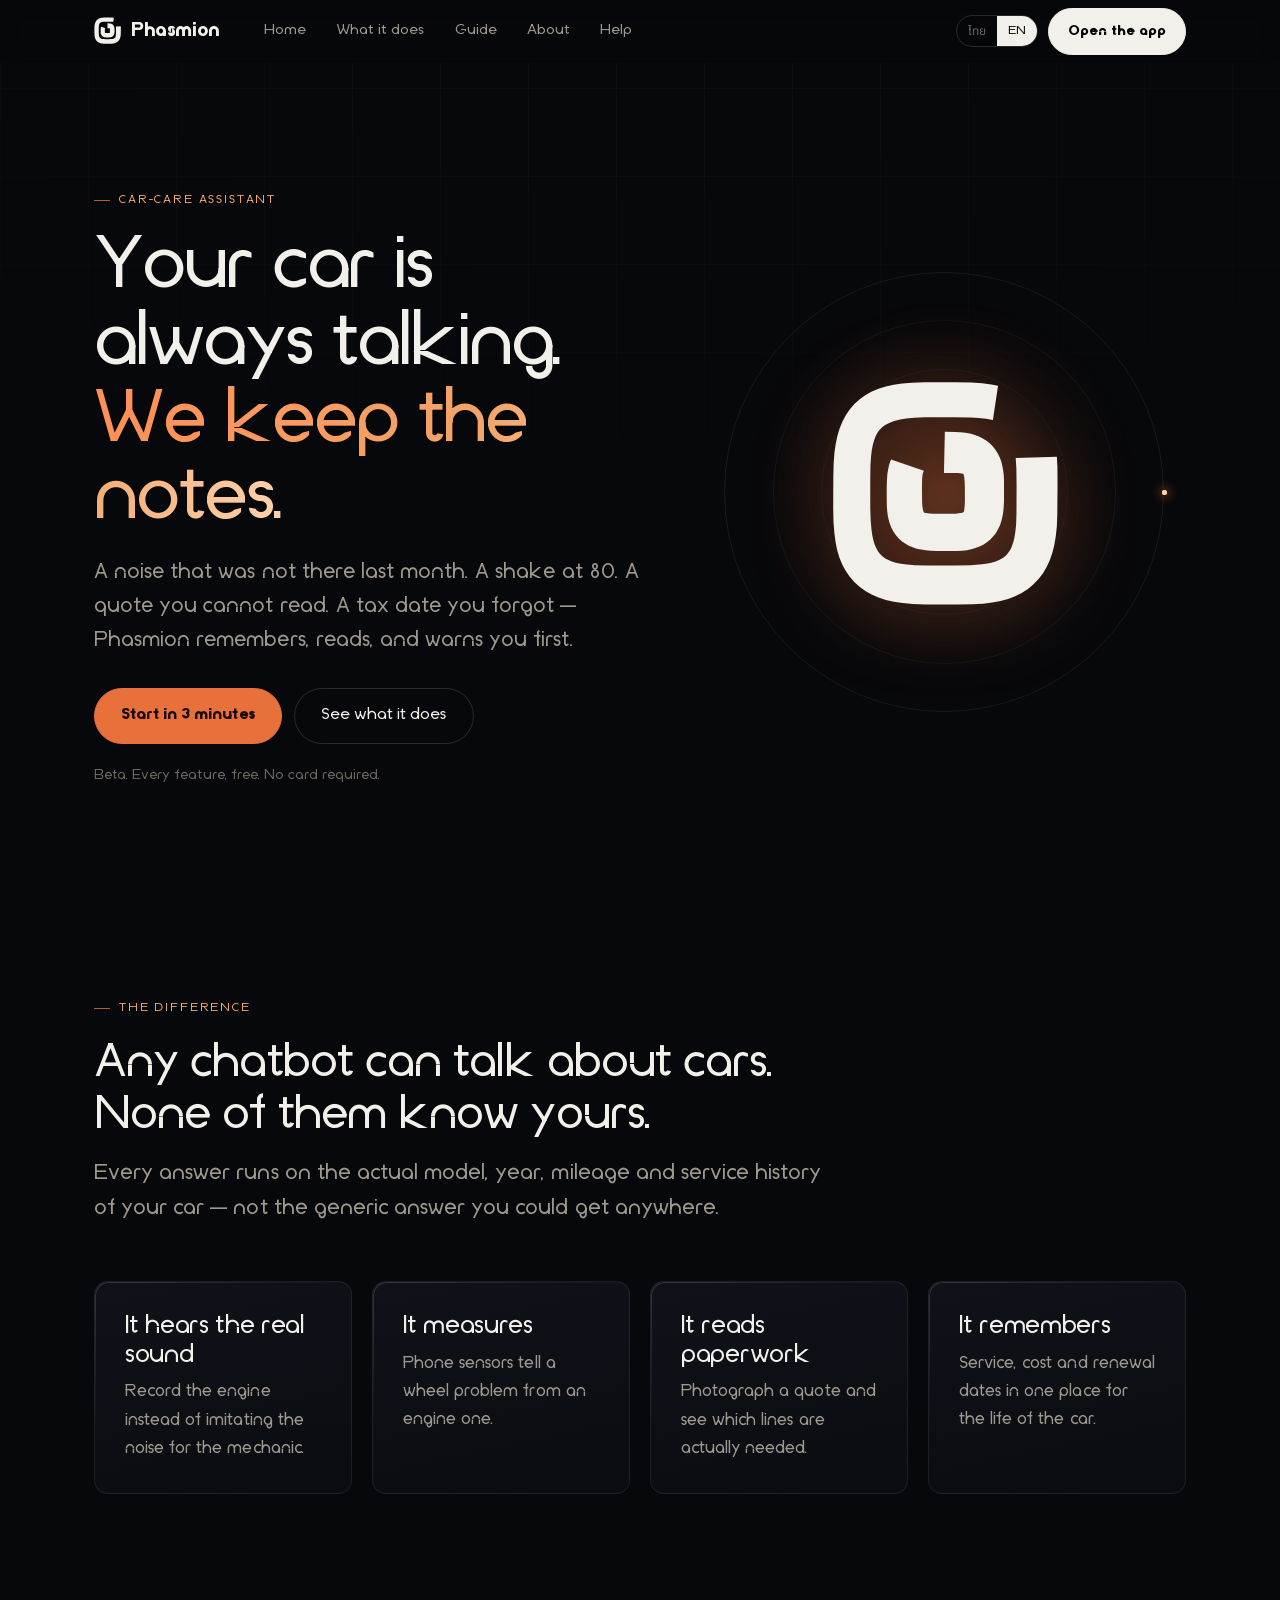
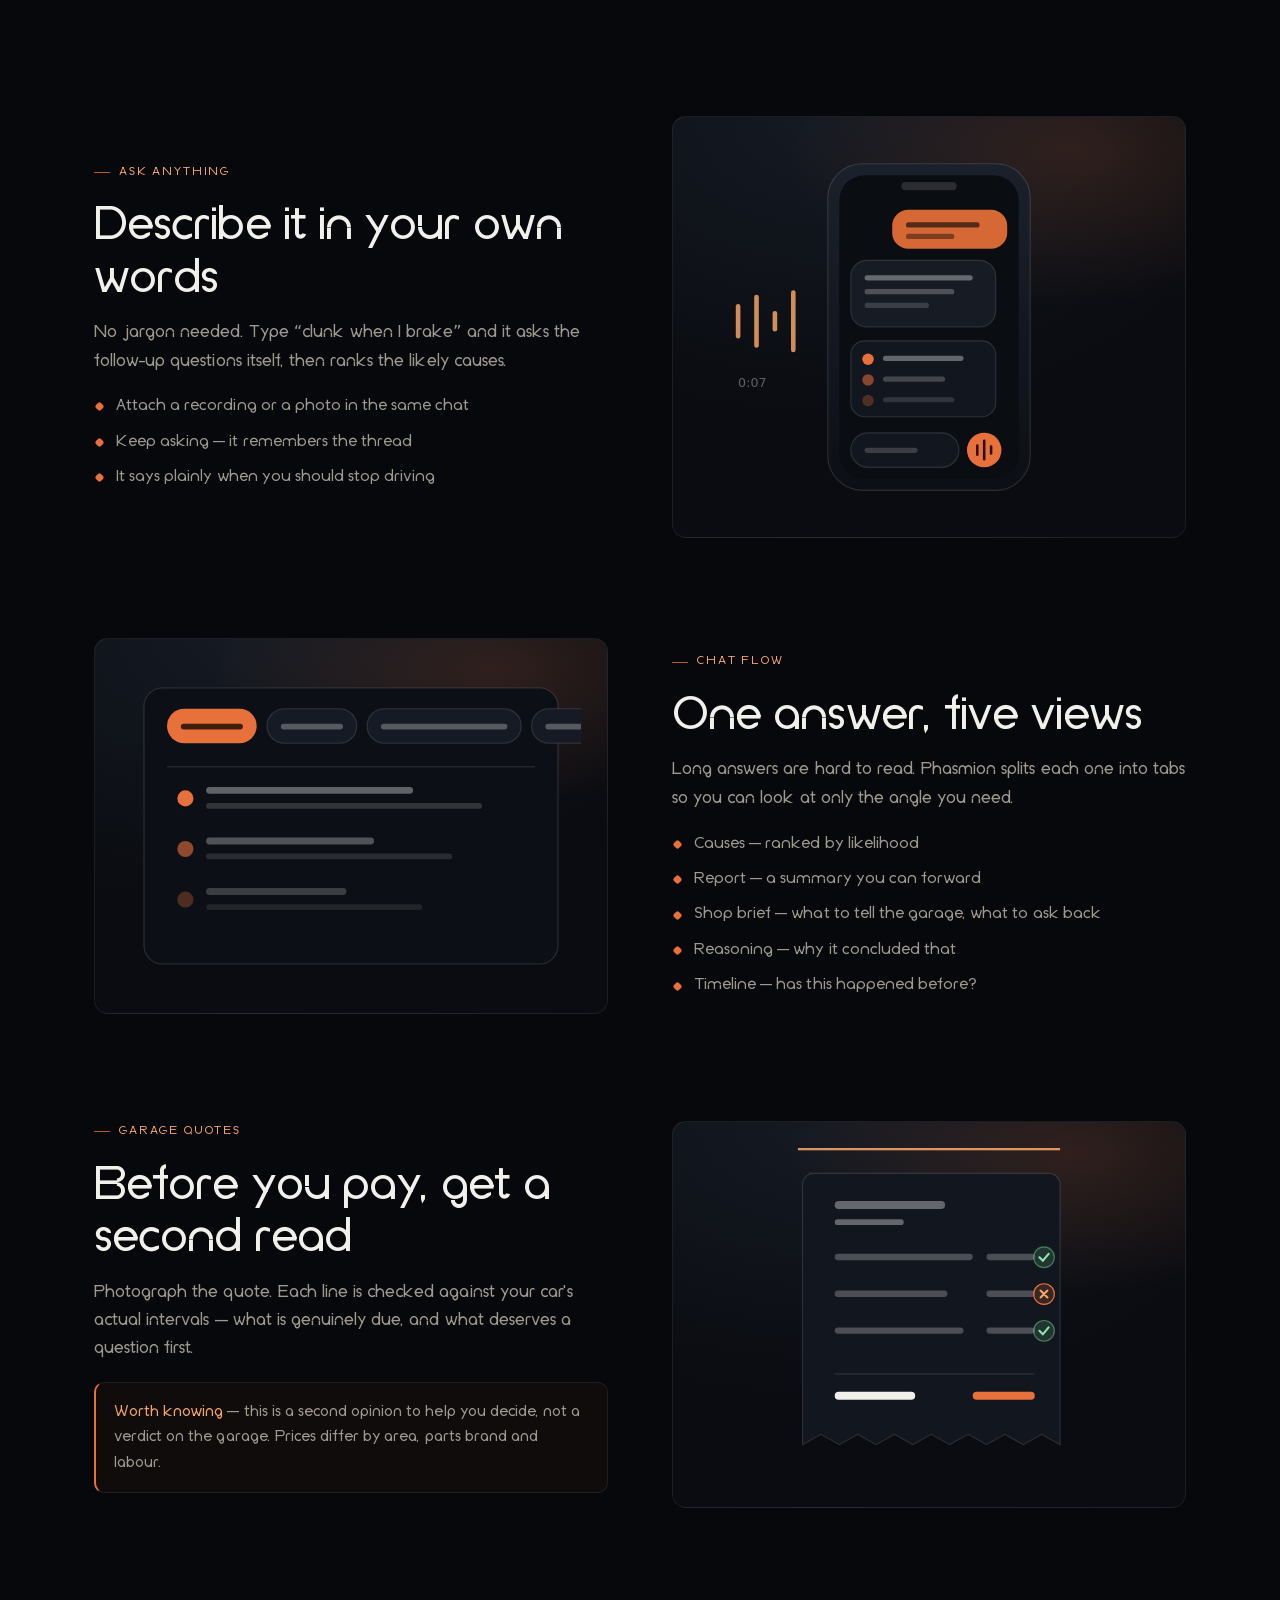
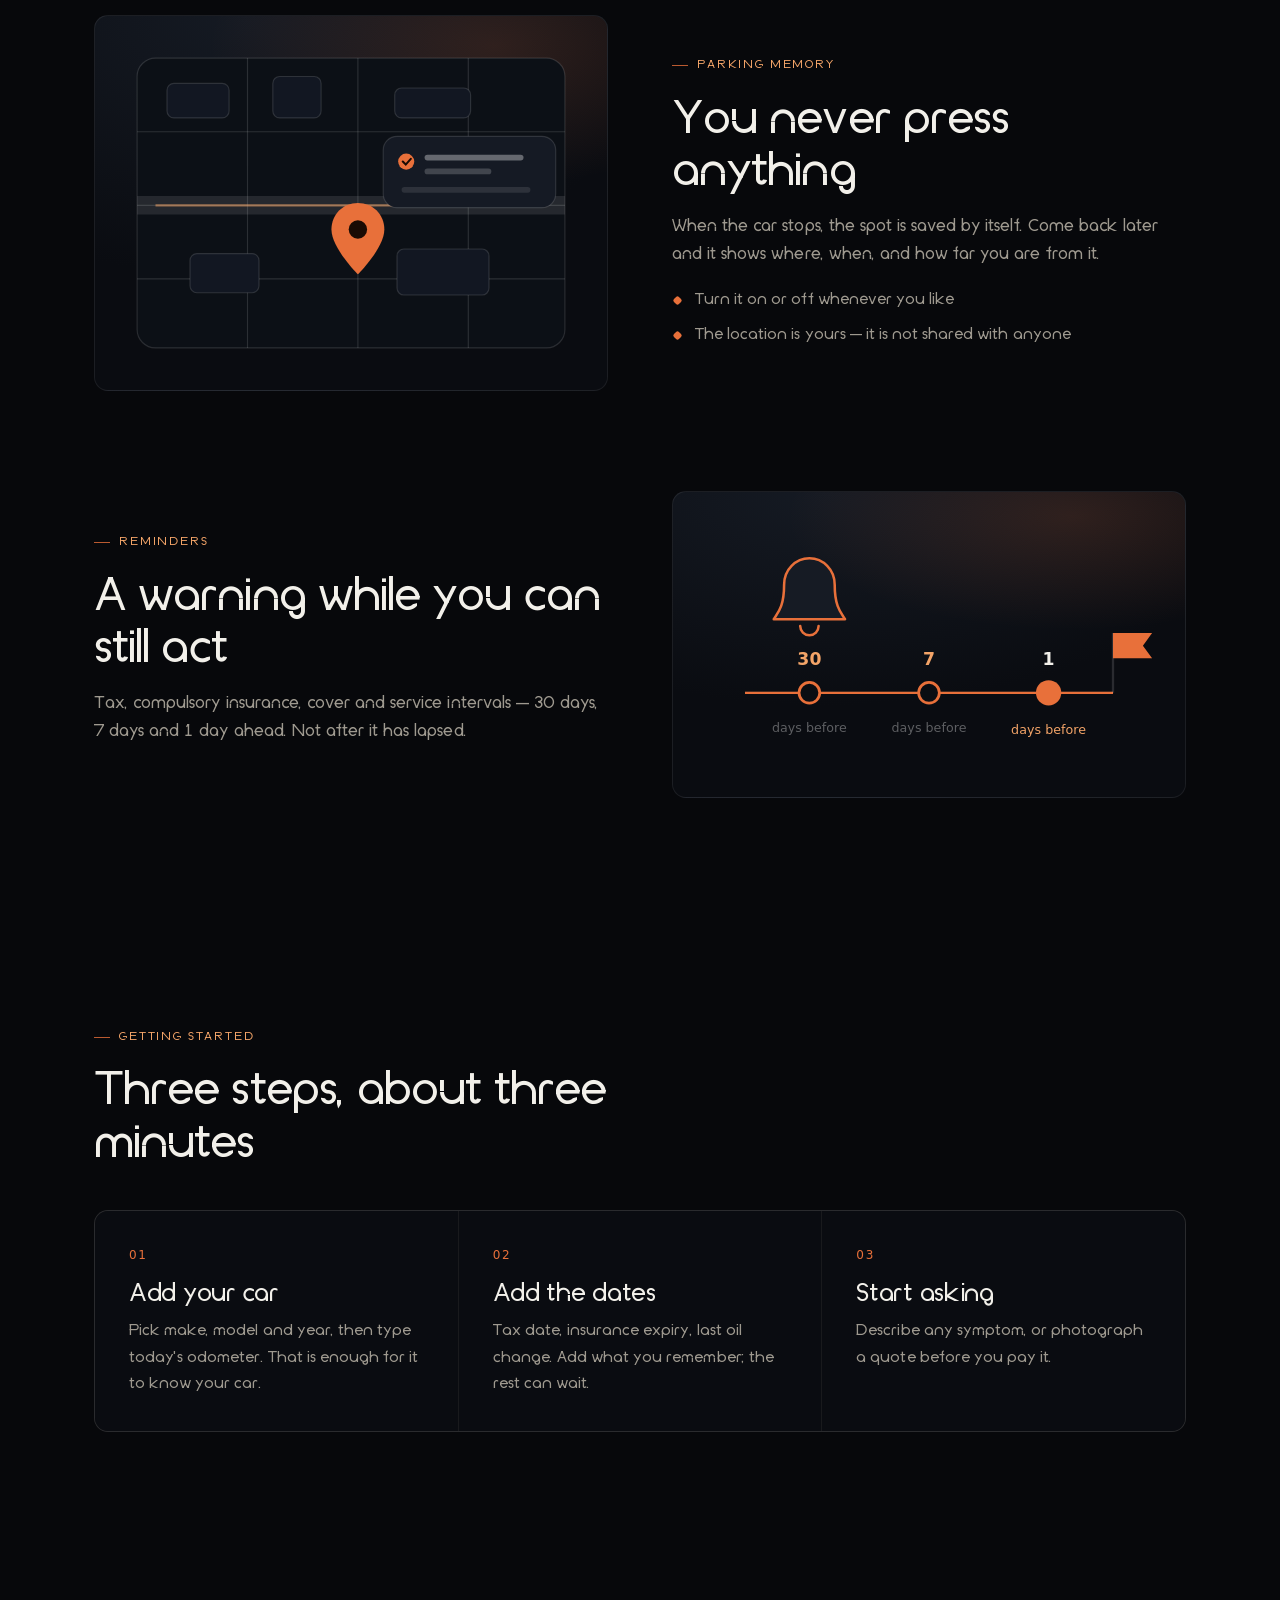
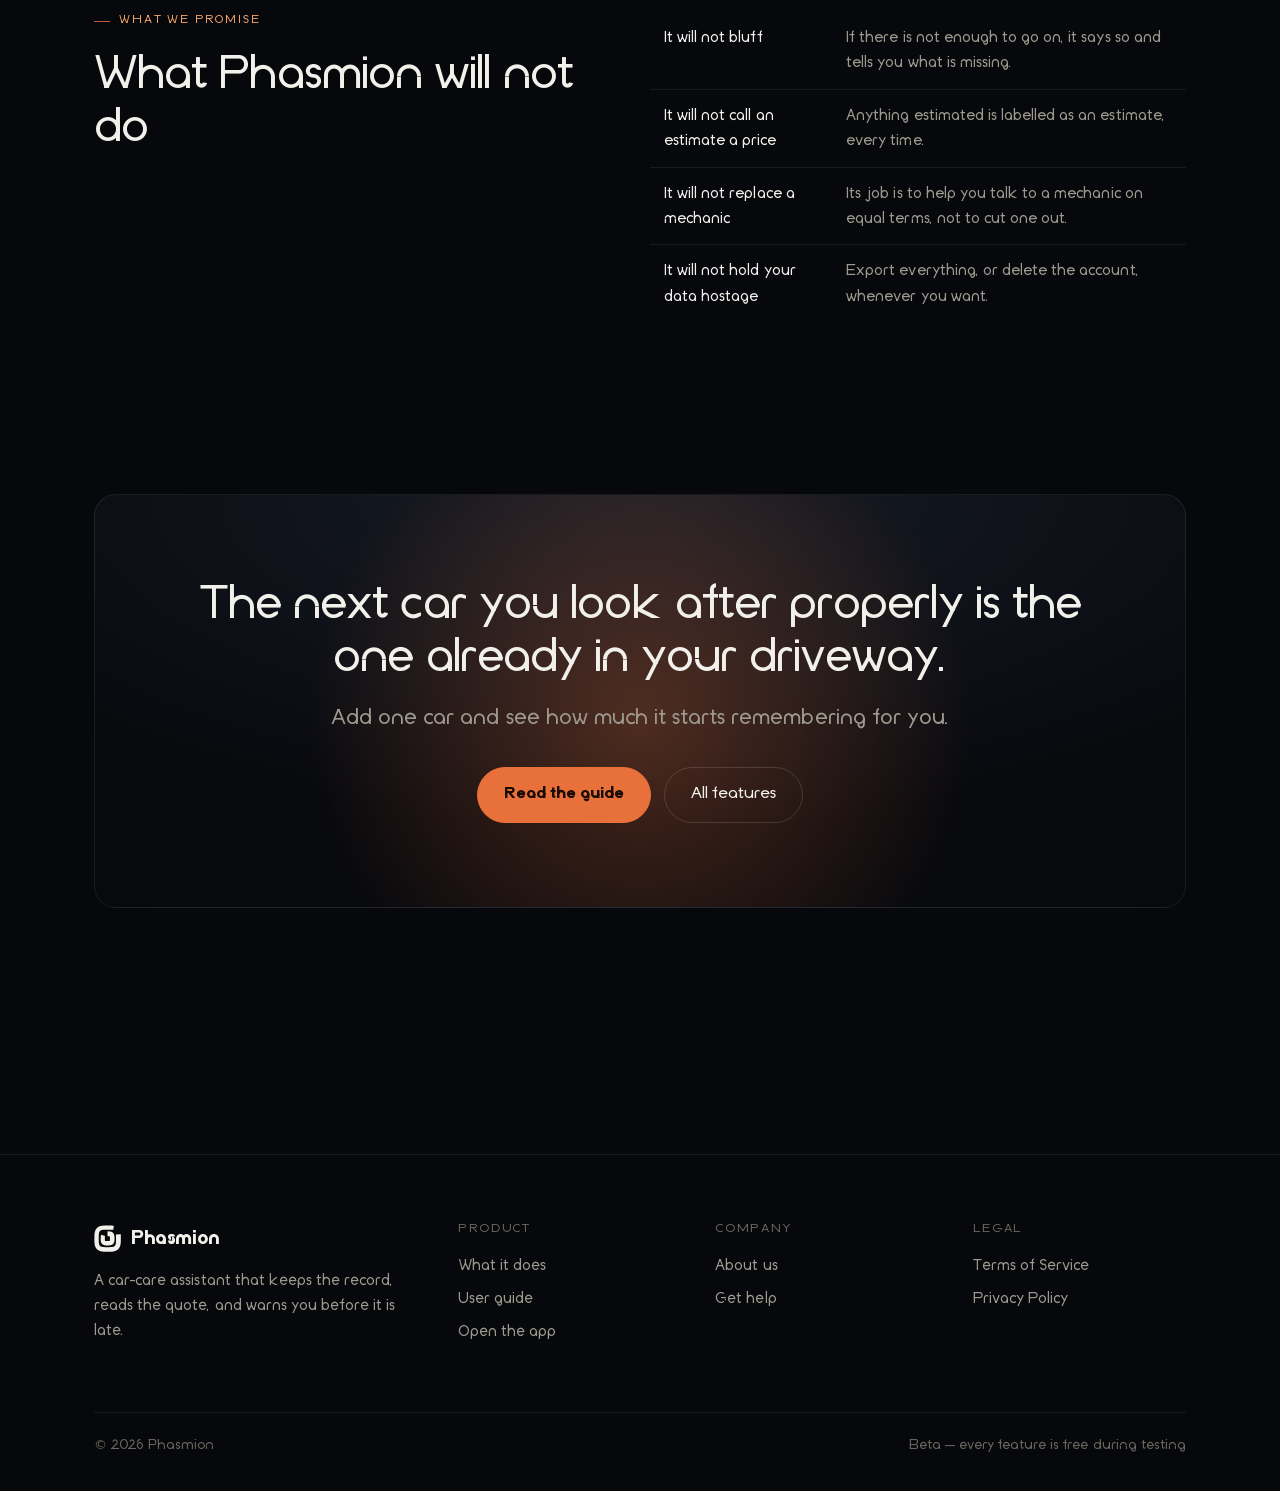
<file: index.html>
<!doctype html>
<html lang="th">
<head>
<meta charset="utf-8">
<meta name="viewport" content="width=device-width,initial-scale=1,viewport-fit=cover">
<title>Phasmion — ผู้ช่วยดูแลรถที่จำแทนคุณ</title>
<meta name="description" content="Phasmion คือผู้ช่วย AI ดูแลรถที่จำประวัติ อ่านใบเสนอราคา ฟังเสียงเครื่อง และเตือนก่อนภาษีขาด">
<meta name="theme-color" content="#07080B">
<meta property="og:title" content="Phasmion — ผู้ช่วยดูแลรถที่จำแทนคุณ">
<meta property="og:description" content="Phasmion คือผู้ช่วย AI ดูแลรถที่จำประวัติ อ่านใบเสนอราคา ฟังเสียงเครื่อง และเตือนก่อนภาษีขาด">
<meta property="og:type" content="website">
<link rel="icon" href="assets/favicon.svg" type="image/svg+xml">
<link rel="preload" href="fonts/Spire09-Medium.woff2" as="font" type="font/woff2" crossorigin>
<link rel="preconnect" href="https://fonts.gstatic.com" crossorigin>
<link rel="stylesheet" href="assets/site.css">
<!-- ฟอนต์ไทยโหลดแบบไม่บล็อกการวาดหน้า ถ้าโหลดไม่ได้ก็ตกไปใช้ฟอนต์ระบบ -->
<link rel="stylesheet" media="print" onload="this.media='all'"
  href="https://fonts.googleapis.com/css2?family=Noto+Sans+Thai:wght@300;400;500;600;700&display=swap">
<noscript><link rel="stylesheet"
  href="https://fonts.googleapis.com/css2?family=Noto+Sans+Thai:wght@300;400;500;600;700&display=swap"></noscript>
<noscript><style>
  /* ถ้าสคริปต์ไม่ทำงาน เนื้อหาต้องยังอ่านได้ครบ ห้ามหายไปทั้งหน้า */
  .rv{opacity:1!important;transform:none!important}
  .pop{opacity:1!important;transform:none!important}
  .dash{stroke-dashoffset:0!important}
  .grow{transform:none!important}
</style></noscript>
</head>
<body>
<a class="skip" href="#main" data-th="ข้ามไปเนื้อหา" data-en="Skip to content">ข้ามไปเนื้อหา</a>
<header class="nav">
  <div class="nav-in">
    <a class="brand" href="index.html" aria-current="page" aria-label="Phasmion">
      <svg class="mk" viewBox="0 0 200 200" fill="currentColor" aria-hidden="true"><path d="M99.6 83.0 108.3 83.0 111.5 83.1 113.6 83.3 115.0 83.5 115.9 83.7 116.4 83.8 116.6 83.8 116.6 83.8 116.5 83.7 116.4 83.5 116.3 83.3 116.3 83.3 116.5 83.4 116.7 83.9 116.9 84.7 117.2 86.0 117.5 88.0 117.7 90.9 117.9 96.5 117.9 107.5 117.8 111.0 117.6 113.3 117.4 114.9 117.2 116.0 117.0 116.6 116.9 117.0 116.9 117.1 117.0 117.1 117.1 117.0 117.2 117.0 117.2 117.1 117.0 117.2 116.5 117.4 115.7 117.7 114.4 118.0 112.6 118.3 109.8 118.6 105.1 118.7 93.6 118.7 89.5 118.7 87.0 118.5 85.2 118.3 84.0 118.1 83.2 117.9 82.7 117.7 82.4 117.6 82.4 117.6 82.3 117.7 82.3 117.7 82.2 117.6 82.0 117.4 81.8 117.0 81.5 116.1 81.2 114.9 80.9 113.1 80.6 110.5 80.5 106.4 80.4 94.9 80.5 90.1 80.6 87.3 80.8 85.4 81.0 84.0 81.3 83.0 82.0 81.0 L53.4 71.3 52.5 73.3 51.5 76.8 50.7 80.5 50.1 84.4 49.8 88.9 49.6 94.7 49.6 106.7 49.7 112.1 50.0 116.4 50.5 120.3 51.3 124.0 52.3 127.5 53.7 130.9 55.4 134.2 57.5 137.3 59.9 140.1 62.7 142.6 65.7 144.7 68.9 146.6 72.3 148.0 75.9 149.2 79.6 150.0 83.5 150.6 87.9 151.0 93.3 151.2 105.3 151.3 111.2 151.2 115.7 150.9 119.7 150.5 123.5 149.7 127.1 148.7 130.6 147.4 134.0 145.7 137.2 143.6 140.1 141.2 142.8 138.4 145.1 135.4 147.0 132.1 148.6 128.7 149.8 125.1 150.7 121.3 151.4 117.4 151.8 113.1 152.1 107.9 152.1 96.4 152.1 89.8 151.9 85.1 151.4 81.0 150.7 77.1 149.8 73.3 148.5 69.7 146.8 66.2 144.8 62.9 142.4 59.9 139.6 57.1 136.5 54.6 133.2 52.6 129.7 50.9 126.0 49.6 122.3 48.6 118.3 47.9 114.1 47.4 109.1 47.1 100.4 47.0Z"/><path d="M162.3 69.9 162.9 78.9 163.1 93.5 163.0 118.3 162.7 127.3 162.1 133.8 161.3 138.9 160.4 143.0 159.3 146.3 158.2 149.1 156.9 151.3 155.5 153.2 154.0 154.9 152.3 156.4 150.3 157.8 147.8 159.1 144.8 160.3 141.0 161.4 136.4 162.3 130.6 163.1 123.0 163.6 110.9 163.9 84.1 163.9 74.2 163.6 67.3 163.1 61.9 162.4 57.5 161.4 54.0 160.4 51.1 159.2 48.6 157.9 46.6 156.5 44.8 155.0 43.2 153.2 41.8 151.2 40.4 148.7 39.1 145.7 38.0 142.1 37.0 137.6 36.2 132.0 35.6 124.8 35.2 114.1 35.2 86.9 35.4 75.8 35.9 68.4 36.6 62.7 37.5 58.1 38.6 54.4 39.8 51.2 41.1 48.6 42.5 46.4 44.1 44.6 45.9 42.9 47.9 41.3 50.4 39.9 53.3 38.6 56.9 37.4 61.3 36.3 66.7 35.5 73.6 34.8 83.2 34.4 109.6 34.3 122.4 34.5 130.3 34.9 136.4 35.6 142.4 36.7 L146.9 6.8 140.9 5.6 133.0 4.6 123.5 4.0 109.7 3.7 82.9 3.7 71.8 4.1 63.1 4.8 55.6 5.9 48.8 7.4 42.4 9.4 36.6 11.9 31.1 14.9 26.0 18.5 21.5 22.6 17.4 27.3 13.9 32.4 10.9 38.0 8.5 44.0 6.5 50.4 5.0 57.4 3.9 65.2 3.2 74.4 2.9 86.7 2.8 114.3 3.1 126.3 3.8 135.3 4.8 143.1 6.2 150.1 8.1 156.6 10.6 162.7 13.5 168.3 17.1 173.5 21.2 178.3 25.8 182.5 30.9 186.2 36.4 189.3 42.4 191.9 48.9 194.0 55.8 195.6 63.5 196.7 72.4 197.5 83.7 197.9 111.0 198.0 124.3 197.8 133.7 197.3 141.8 196.3 149.0 194.9 155.6 193.1 161.8 190.7 167.6 187.9 173.0 184.4 177.9 180.3 182.3 175.7 186.2 170.7 189.5 165.1 192.2 159.1 194.4 152.7 196.1 145.8 197.4 138.2 198.3 129.6 198.7 118.9 198.9 93.4 198.8 77.9 198.3 68.9Z"/></svg>
      <span class="wm">Phasmion</span>
    </a>
    <nav class="nav-links">
      <a href="index.html"   data-th="หน้าแรก"    data-en="Home">หน้าแรก</a>
      <a href="features.html" data-th="ความสามารถ" data-en="What it does">ความสามารถ</a>
      <a href="guide.html"   data-th="คู่มือใช้งาน" data-en="Guide">คู่มือใช้งาน</a>
      <a href="about.html"   data-th="ความเป็นมา"  data-en="About">ความเป็นมา</a>
      <a href="help.html"    data-th="ช่วยเหลือ"   data-en="Help">ช่วยเหลือ</a>
    </nav>
    <div class="nav-right">
      <div class="lang" role="group" data-th-aria="เลือกภาษา" data-en-aria="Choose language">
        <button data-l="th" type="button">ไทย</button><button data-l="en" type="button">EN</button>
      </div>
      <a class="btn btn-solid" href="https://carspirethailand.github.io/Cendon-Beta/index.html" target="_blank" rel="noopener"
         data-th="เปิดแอป" data-en="Open the app">เปิดแอป</a>
      <button class="burger" type="button" aria-expanded="false"
              data-th-aria="เมนู" data-en-aria="Menu"><span></span><span></span><span></span></button>
    </div>
  </div>
</header>
<main id="main">
<section class="hero">
  <div class="wrap hero-grid">
    <div>
      <p class="eyebrow rv" data-th="ผู้ช่วยดูแลรถ" data-en="Car-care assistant">ผู้ช่วยดูแลรถ</p>
      <h1 class="rv rv-d1"
          data-th-html="รถของคุณ<br>พูดอยู่ตลอด<br><span class='warm'>เราแค่จดไว้ให้</span>"
          data-en-html="Your car is<br>always talking.<br><span class='warm'>We keep the notes.</span>">
        รถของคุณ<br>พูดอยู่ตลอด<br><span class="warm">เราแค่จดไว้ให้</span>
      </h1>
      <p class="lede rv rv-d2"
         data-th="เสียงที่เพิ่งมี อาการสั่นที่ 80 ใบเสนอราคาที่อ่านไม่ออก วันต่อภาษีที่ลืม — Phasmion จำให้ อ่านให้ และเตือนก่อนจะสาย"
         data-en="A noise that was not there last month. A shake at 80. A quote you cannot read. A tax date you forgot — Phasmion remembers, reads, and warns you first.">
        เสียงที่เพิ่งมี อาการสั่นที่ 80 ใบเสนอราคาที่อ่านไม่ออก วันต่อภาษีที่ลืม — Phasmion จำให้ อ่านให้ และเตือนก่อนจะสาย
      </p>
      <div class="hero-cta rv rv-d3">
        <a class="btn btn-warm btn-lg" href="guide.html"
           data-th="เริ่มใช้ใน 3 นาที" data-en="Start in 3 minutes">เริ่มใช้ใน 3 นาที</a>
        <a class="btn btn-lg" href="features.html"
           data-th="ดูว่าทำอะไรได้บ้าง" data-en="See what it does">ดูว่าทำอะไรได้บ้าง</a>
      </div>
      <p class="hero-note rv rv-d4"
         data-th="ช่วงเบต้า ใช้ได้ทุกฟีเจอร์ ไม่มีค่าใช้จ่าย ไม่ต้องผูกบัตร"
         data-en="Beta. Every feature, free. No card required.">
        ช่วงเบต้า ใช้ได้ทุกฟีเจอร์ ไม่มีค่าใช้จ่าย ไม่ต้องผูกบัตร</p>
    </div>

    <div class="mark-stage rv rv-d2">
      <div class="halo"></div>
      <div class="ring"></div><div class="ring r2"></div><div class="ring r3"></div>
      <span class="orb"></span><span class="orb o2"></span>
      <svg class="mk" viewBox="0 0 200 200" fill="currentColor" aria-hidden="true"><path d="M99.6 83.0 108.3 83.0 111.5 83.1 113.6 83.3 115.0 83.5 115.9 83.7 116.4 83.8 116.6 83.8 116.6 83.8 116.5 83.7 116.4 83.5 116.3 83.3 116.3 83.3 116.5 83.4 116.7 83.9 116.9 84.7 117.2 86.0 117.5 88.0 117.7 90.9 117.9 96.5 117.9 107.5 117.8 111.0 117.6 113.3 117.4 114.9 117.2 116.0 117.0 116.6 116.9 117.0 116.9 117.1 117.0 117.1 117.1 117.0 117.2 117.0 117.2 117.1 117.0 117.2 116.5 117.4 115.7 117.7 114.4 118.0 112.6 118.3 109.8 118.6 105.1 118.7 93.6 118.7 89.5 118.7 87.0 118.5 85.2 118.3 84.0 118.1 83.2 117.9 82.7 117.7 82.4 117.6 82.4 117.6 82.3 117.7 82.3 117.7 82.2 117.6 82.0 117.4 81.8 117.0 81.5 116.1 81.2 114.9 80.9 113.1 80.6 110.5 80.5 106.4 80.4 94.9 80.5 90.1 80.6 87.3 80.8 85.4 81.0 84.0 81.3 83.0 82.0 81.0 L53.4 71.3 52.5 73.3 51.5 76.8 50.7 80.5 50.1 84.4 49.8 88.9 49.6 94.7 49.6 106.7 49.7 112.1 50.0 116.4 50.5 120.3 51.3 124.0 52.3 127.5 53.7 130.9 55.4 134.2 57.5 137.3 59.9 140.1 62.7 142.6 65.7 144.7 68.9 146.6 72.3 148.0 75.9 149.2 79.6 150.0 83.5 150.6 87.9 151.0 93.3 151.2 105.3 151.3 111.2 151.2 115.7 150.9 119.7 150.5 123.5 149.7 127.1 148.7 130.6 147.4 134.0 145.7 137.2 143.6 140.1 141.2 142.8 138.4 145.1 135.4 147.0 132.1 148.6 128.7 149.8 125.1 150.7 121.3 151.4 117.4 151.8 113.1 152.1 107.9 152.1 96.4 152.1 89.8 151.9 85.1 151.4 81.0 150.7 77.1 149.8 73.3 148.5 69.7 146.8 66.2 144.8 62.9 142.4 59.9 139.6 57.1 136.5 54.6 133.2 52.6 129.7 50.9 126.0 49.6 122.3 48.6 118.3 47.9 114.1 47.4 109.1 47.1 100.4 47.0Z"/><path d="M162.3 69.9 162.9 78.9 163.1 93.5 163.0 118.3 162.7 127.3 162.1 133.8 161.3 138.9 160.4 143.0 159.3 146.3 158.2 149.1 156.9 151.3 155.5 153.2 154.0 154.9 152.3 156.4 150.3 157.8 147.8 159.1 144.8 160.3 141.0 161.4 136.4 162.3 130.6 163.1 123.0 163.6 110.9 163.9 84.1 163.9 74.2 163.6 67.3 163.1 61.9 162.4 57.5 161.4 54.0 160.4 51.1 159.2 48.6 157.9 46.6 156.5 44.8 155.0 43.2 153.2 41.8 151.2 40.4 148.7 39.1 145.7 38.0 142.1 37.0 137.6 36.2 132.0 35.6 124.8 35.2 114.1 35.2 86.9 35.4 75.8 35.9 68.4 36.6 62.7 37.5 58.1 38.6 54.4 39.8 51.2 41.1 48.6 42.5 46.4 44.1 44.6 45.9 42.9 47.9 41.3 50.4 39.9 53.3 38.6 56.9 37.4 61.3 36.3 66.7 35.5 73.6 34.8 83.2 34.4 109.6 34.3 122.4 34.5 130.3 34.9 136.4 35.6 142.4 36.7 L146.9 6.8 140.9 5.6 133.0 4.6 123.5 4.0 109.7 3.7 82.9 3.7 71.8 4.1 63.1 4.8 55.6 5.9 48.8 7.4 42.4 9.4 36.6 11.9 31.1 14.9 26.0 18.5 21.5 22.6 17.4 27.3 13.9 32.4 10.9 38.0 8.5 44.0 6.5 50.4 5.0 57.4 3.9 65.2 3.2 74.4 2.9 86.7 2.8 114.3 3.1 126.3 3.8 135.3 4.8 143.1 6.2 150.1 8.1 156.6 10.6 162.7 13.5 168.3 17.1 173.5 21.2 178.3 25.8 182.5 30.9 186.2 36.4 189.3 42.4 191.9 48.9 194.0 55.8 195.6 63.5 196.7 72.4 197.5 83.7 197.9 111.0 198.0 124.3 197.8 133.7 197.3 141.8 196.3 149.0 194.9 155.6 193.1 161.8 190.7 167.6 187.9 173.0 184.4 177.9 180.3 182.3 175.7 186.2 170.7 189.5 165.1 192.2 159.1 194.4 152.7 196.1 145.8 197.4 138.2 198.3 129.6 198.7 118.9 198.9 93.4 198.8 77.9 198.3 68.9Z"/></svg>
    </div>
  </div>
</section>

<!-- ── สี่อย่างที่แชตบอตทั่วไปทำไม่ได้ ───────────────────────── -->
<section class="sec-tight">
  <div class="wrap">
    <div class="rv" style="max-width:62ch">
      <p class="eyebrow" data-th="ต่างตรงไหน" data-en="The difference">ต่างตรงไหน</p>
      <h2 data-th="แชตบอตทั่วไปตอบเรื่องรถได้ แต่ไม่รู้จักรถของคุณ"
          data-en="Any chatbot can talk about cars. None of them know yours.">
        แชตบอตทั่วไปตอบเรื่องรถได้ แต่ไม่รู้จักรถของคุณ</h2>
      <p class="lede" style="margin-top:16px"
         data-th="ทุกคำตอบใน Phasmion อิงรุ่น ปี เลขไมล์ และประวัติที่ผ่านมาของรถคันนั้นจริง ๆ ไม่ใช่คำตอบกลาง ๆ ที่ถามที่ไหนก็ได้"
         data-en="Every answer runs on the actual model, year, mileage and service history of your car — not the generic answer you could get anywhere.">
        ทุกคำตอบใน Phasmion อิงรุ่น ปี เลขไมล์ และประวัติที่ผ่านมาของรถคันนั้นจริง ๆ ไม่ใช่คำตอบกลาง ๆ ที่ถามที่ไหนก็ได้</p>
    </div>

    <div class="grid g4" style="margin-top:clamp(30px,5vw,54px)">
      <div class="card rv">
        <h3 data-th="ฟังเสียงจริง" data-en="It hears the real sound">ฟังเสียงจริง</h3>
        <p class="dim" data-th="อัดเสียงเครื่องแทนการเลียนแบบเสียงให้ช่างฟัง"
           data-en="Record the engine instead of imitating the noise for the mechanic.">
          อัดเสียงเครื่องแทนการเลียนแบบเสียงให้ช่างฟัง</p>
      </div>
      <div class="card rv rv-d1">
        <h3 data-th="วัดของจริง" data-en="It measures">วัดของจริง</h3>
        <p class="dim" data-th="ใช้เซ็นเซอร์ในมือถือแยกว่าสั่นจากล้อหรือจากเครื่อง"
           data-en="Phone sensors tell a wheel problem from an engine one.">
          ใช้เซ็นเซอร์ในมือถือแยกว่าสั่นจากล้อหรือจากเครื่อง</p>
      </div>
      <div class="card rv rv-d2">
        <h3 data-th="อ่านเอกสารให้" data-en="It reads paperwork">อ่านเอกสารให้</h3>
        <p class="dim" data-th="ถ่ายใบเสนอราคาแล้วดูว่ารายการไหนควรจ่ายจริง"
           data-en="Photograph a quote and see which lines are actually needed.">
          ถ่ายใบเสนอราคาแล้วดูว่ารายการไหนควรจ่ายจริง</p>
      </div>
      <div class="card rv rv-d3">
        <h3 data-th="จำได้ไม่ลืม" data-en="It remembers">จำได้ไม่ลืม</h3>
        <p class="dim" data-th="ประวัติซ่อม ค่าใช้จ่าย วันต่อภาษี อยู่ที่เดียวตลอดอายุรถ"
           data-en="Service, cost and renewal dates in one place for the life of the car.">
          ประวัติซ่อม ค่าใช้จ่าย วันต่อภาษี อยู่ที่เดียวตลอดอายุรถ</p>
      </div>
    </div>
  </div>
</section>

<!-- ── ฟีเจอร์หลัก สลับซ้ายขวา ─────────────────────────────── -->
<section class="sec-tight">
  <div class="wrap">

    <div class="feat">
      <div class="rv">
        <p class="eyebrow" data-th="ถามได้ทุกอาการ" data-en="Ask anything">ถามได้ทุกอาการ</p>
        <h2 data-th="เล่าอาการด้วยคำพูดของคุณเอง" data-en="Describe it in your own words">
          เล่าอาการด้วยคำพูดของคุณเอง</h2>
        <p class="dim" style="margin-top:14px"
           data-th="ไม่ต้องรู้ศัพท์ช่าง พิมพ์ว่า “เบรกแล้วมีเสียงกึก” ก็พอ ระบบจะไล่ถามต่อเองจนได้ข้อมูลครบ แล้วสรุปเป็นสาเหตุที่เป็นไปได้เรียงตามความน่าจะเป็น"
           data-en="No jargon needed. Type “clunk when I brake” and it asks the follow-up questions itself, then ranks the likely causes.">
          ไม่ต้องรู้ศัพท์ช่าง พิมพ์ว่า “เบรกแล้วมีเสียงกึก” ก็พอ ระบบจะไล่ถามต่อเองจนได้ข้อมูลครบ แล้วสรุปเป็นสาเหตุที่เป็นไปได้เรียงตามความน่าจะเป็น</p>
        <ul>
          <li data-th="อัดเสียงหรือส่งรูปประกอบได้ในแชตเดียวกัน" data-en="Attach a recording or a photo in the same chat">อัดเสียงหรือส่งรูปประกอบได้ในแชตเดียวกัน</li>
          <li data-th="ถามต่อได้เรื่อย ๆ ระบบจำบริบทของบทสนทนา" data-en="Keep asking — it remembers the thread">ถามต่อได้เรื่อย ๆ ระบบจำบริบทของบทสนทนา</li>
          <li data-th="บอกได้ว่าเรื่องไหนควรหยุดรถทันที" data-en="It says plainly when you should stop driving">บอกได้ว่าเรื่องไหนควรหยุดรถทันที</li>
        </ul>
      </div>
      <div class="feat-art"><svg viewBox="0 0 400 320" fill="none" xmlns="http://www.w3.org/2000/svg" aria-hidden="true" class="art-chat">
<defs>
  <linearGradient id="ph" x1="0" y1="0" x2="0" y2="1">
    <stop offset="0" stop-color="#1B212C"/><stop offset="1" stop-color="#0C0F15"/>
  </linearGradient>
</defs>
<rect x="112" y="18" width="176" height="284" rx="30" fill="url(#ph)" stroke="rgba(255,255,255,.13)"/>
<rect x="122" y="28" width="156" height="264" rx="22" fill="#0A0D12"/>
<rect x="176" y="34" width="48" height="7" rx="3.5" fill="rgba(255,255,255,.13)"/>

<!-- ฟองคำถามจากผู้ใช้ -->
<g class="pop pop-d1">
  <rect x="168" y="58" width="100" height="34" rx="14" fill="var(--warm)" opacity=".92"/>
  <rect x="180" y="69" width="64" height="4.5" rx="2.25" fill="#25120A" opacity=".72"/>
  <rect x="180" y="79" width="42" height="4.5" rx="2.25" fill="#25120A" opacity=".5"/>
</g>
<!-- ฟองคำตอบ -->
<g class="pop pop-d2">
  <rect x="132" y="102" width="126" height="58" rx="14" fill="#161B24" stroke="rgba(255,255,255,.13)"/>
  <rect x="144" y="115" width="94" height="4.5" rx="2.25" fill="rgba(255,255,255,.34)"/>
  <rect x="144" y="127" width="78" height="4.5" rx="2.25" fill="rgba(255,255,255,.34)" opacity=".7"/>
  <rect x="144" y="139" width="56" height="4.5" rx="2.25" fill="rgba(255,255,255,.34)" opacity=".45"/>
</g>
<!-- การ์ดสาเหตุที่เป็นไปได้ -->
<g class="pop pop-d3">
  <rect x="132" y="172" width="126" height="66" rx="12" fill="#12161E" stroke="rgba(255,255,255,.13)"/>
  <circle cx="147" cy="188" r="5" fill="var(--warm)"/>
  <rect x="160" y="185" width="70" height="4.5" rx="2.25" fill="rgba(255,255,255,.34)"/>
  <circle cx="147" cy="206" r="5" fill="var(--warm)" opacity=".55"/>
  <rect x="160" y="203" width="54" height="4.5" rx="2.25" fill="rgba(255,255,255,.34)" opacity=".6"/>
  <circle cx="147" cy="224" r="5" fill="var(--warm)" opacity=".28"/>
  <rect x="160" y="221" width="62" height="4.5" rx="2.25" fill="rgba(255,255,255,.34)" opacity=".38"/>
</g>
<!-- ช่องพิมพ์ + ปุ่มคลื่นเสียง -->
<g class="pop pop-d4">
  <rect x="132" y="252" width="94" height="30" rx="15" fill="#12161E" stroke="rgba(255,255,255,.13)"/>
  <rect x="144" y="265" width="46" height="4.5" rx="2.25" fill="rgba(255,255,255,.34)" opacity=".5"/>
  <circle cx="248" cy="267" r="15" fill="var(--warm)"/>
  <g stroke="#25120A" stroke-width="2.2" stroke-linecap="round" class="wv">
    <path d="M242 263v8"/><path d="M248 259v16"/><path d="M254 264v6"/>
  </g>
</g>

<!-- คลื่นเสียงลอยด้านซ้าย -->
<g class="bars" stroke="var(--warm-lo)" stroke-width="4" stroke-linecap="round" opacity=".85">
  <path d="M34 168v-26"/><path d="M50 176v-42"/><path d="M66 162v-14"/>
  <path d="M82 180v-50"/>
</g>
<text x="34" y="212" fill="rgba(255,255,255,.34)" font-size="11" font-family="ui-sans-serif,system-ui">
  <tspan>0:07</tspan></text>
</svg></div>
    </div>

    <div class="feat">
      <div class="rv">
        <p class="eyebrow" data-th="Chat Flow" data-en="Chat Flow">Chat Flow</p>
        <h2 data-th="คำตอบเดียว ดูได้ห้ามุม" data-en="One answer, five views">คำตอบเดียว ดูได้ห้ามุม</h2>
        <p class="dim" style="margin-top:14px"
           data-th="คำตอบยาว ๆ อ่านยากเสมอ Phasmion เลยแยกเป็นแท็บ กดดูเฉพาะมุมที่ต้องการตอนนั้นได้เลย"
           data-en="Long answers are hard to read. Phasmion splits each one into tabs so you can look at only the angle you need.">
          คำตอบยาว ๆ อ่านยากเสมอ Phasmion เลยแยกเป็นแท็บ กดดูเฉพาะมุมที่ต้องการตอนนั้นได้เลย</p>
        <ul>
          <li data-th="สาเหตุที่เป็นไปได้ — เรียงจากน่าจะใช่ที่สุด" data-en="Causes — ranked by likelihood">สาเหตุที่เป็นไปได้ — เรียงจากน่าจะใช่ที่สุด</li>
          <li data-th="รายงาน — สรุปแบบส่งต่อให้คนอื่นอ่านได้" data-en="Report — a summary you can forward">รายงาน — สรุปแบบส่งต่อให้คนอื่นอ่านได้</li>
          <li data-th="เตรียมเข้าอู่ — สิ่งที่ควรบอกช่างและควรถามกลับ" data-en="Shop brief — what to tell the garage, what to ask back">เตรียมเข้าอู่ — สิ่งที่ควรบอกช่างและควรถามกลับ</li>
          <li data-th="ที่มาของคำตอบ — ทำไมถึงสรุปแบบนั้น" data-en="Reasoning — why it concluded that">ที่มาของคำตอบ — ทำไมถึงสรุปแบบนั้น</li>
          <li data-th="ไทม์ไลน์ — อาการนี้เคยเกิดมาก่อนหรือเปล่า" data-en="Timeline — has this happened before?">ไทม์ไลน์ — อาการนี้เคยเกิดมาก่อนหรือเปล่า</li>
        </ul>
      </div>
      <div class="feat-art"><svg viewBox="0 0 400 280" fill="none" xmlns="http://www.w3.org/2000/svg" aria-hidden="true" >
<rect x="20" y="20" width="360" height="240" rx="16" fill="#0C1016" stroke="rgba(255,255,255,.13)"/>
<g class="pop pop-d1"><rect x="40" y="38" width="78" height="30" rx="15" fill="var(--warm)" stroke="none"/><rect x="52" y="51" width="54" height="5" rx="2.5" fill="#1A0B04" opacity=".8"/></g><g class="pop pop-d2"><rect x="127" y="38" width="78" height="30" rx="15" fill="#151A24" stroke="rgba(255,255,255,.13)"/><rect x="139" y="51" width="54" height="5" rx="2.5" fill="rgba(255,255,255,.34)" opacity=".8"/></g><g class="pop pop-d3"><rect x="214" y="38" width="134" height="30" rx="15" fill="#151A24" stroke="rgba(255,255,255,.13)"/><rect x="226" y="51" width="110" height="5" rx="2.5" fill="rgba(255,255,255,.34)" opacity=".8"/></g><g class="pop pop-d4"><rect x="357" y="38" width="70" height="30" rx="15" fill="#151A24" stroke="rgba(255,255,255,.13)"/><rect x="369" y="51" width="46" height="5" rx="2.5" fill="rgba(255,255,255,.34)" opacity=".8"/></g><g class="pop pop-d4"><rect x="436" y="38" width="94" height="30" rx="15" fill="#151A24" stroke="rgba(255,255,255,.13)"/><rect x="448" y="51" width="70" height="5" rx="2.5" fill="rgba(255,255,255,.34)" opacity=".8"/></g>
<g class="pop pop-d4">
  <rect x="40" y="88" width="320" height="1" fill="rgba(255,255,255,.13)"/>
  <circle cx="56" cy="116" r="7" fill="var(--warm)"/>
  <rect x="74" y="106" width="180" height="6" rx="3" fill="rgba(255,255,255,.34)"/>
  <rect x="74" y="120" width="240" height="5" rx="2.5" fill="rgba(255,255,255,.34)" opacity=".45"/>
  <circle cx="56" cy="160" r="7" fill="var(--warm)" opacity=".6"/>
  <rect x="74" y="150" width="146" height="6" rx="3" fill="rgba(255,255,255,.34)" opacity=".8"/>
  <rect x="74" y="164" width="214" height="5" rx="2.5" fill="rgba(255,255,255,.34)" opacity=".35"/>
  <circle cx="56" cy="204" r="7" fill="var(--warm)" opacity=".3"/>
  <rect x="74" y="194" width="122" height="6" rx="3" fill="rgba(255,255,255,.34)" opacity=".55"/>
  <rect x="74" y="208" width="188" height="5" rx="2.5" fill="rgba(255,255,255,.34)" opacity=".25"/>
</g>
</svg></div>
    </div>

    <div class="feat">
      <div class="rv">
        <p class="eyebrow" data-th="ใบเสนอราคา" data-en="Garage quotes">ใบเสนอราคา</p>
        <h2 data-th="ก่อนจ่าย ให้ดูอีกที" data-en="Before you pay, get a second read">
          ก่อนจ่าย ให้ดูอีกที</h2>
        <p class="dim" style="margin-top:14px"
           data-th="ถ่ายรูปใบเสนอราคาจากอู่ ระบบจะแยกทีละรายการว่าอันไหนจำเป็นตามระยะจริงของรถคุณ อันไหนควรถามเพิ่มก่อนตัดสินใจ"
           data-en="Photograph the quote. Each line is checked against your car's actual intervals — what is genuinely due, and what deserves a question first.">
          ถ่ายรูปใบเสนอราคาจากอู่ ระบบจะแยกทีละรายการว่าอันไหนจำเป็นตามระยะจริงของรถคุณ อันไหนควรถามเพิ่มก่อนตัดสินใจ</p>
        <div class="note" style="margin-top:18px">
          <p data-th-html="<b>ข้อควรรู้</b> — ผลที่ได้เป็นความเห็นประกอบการตัดสินใจ ไม่ใช่คำตัดสินว่าอู่ผิด ราคาต่างกันได้ตามพื้นที่ ยี่ห้ออะไหล่ และค่าแรง"
             data-en-html="<b>Worth knowing</b> — this is a second opinion to help you decide, not a verdict on the garage. Prices differ by area, parts brand and labour.">
            <b>ข้อควรรู้</b> — ผลที่ได้เป็นความเห็นประกอบการตัดสินใจ ไม่ใช่คำตัดสินว่าอู่ผิด ราคาต่างกันได้ตามพื้นที่ ยี่ห้ออะไหล่ และค่าแรง</p>
        </div>
      </div>
      <div class="feat-art"><svg viewBox="0 0 400 290" fill="none" xmlns="http://www.w3.org/2000/svg" aria-hidden="true" class="art-quote">
<g class="pop">
  <path d="M96 22h208a10 10 0 0110 10v226l-16-9-16 9-16-9-16 9-16-9-16 9-16-9-16 9-16-9-16 9-16-9-16 9-16-9-16 9V32a10 10 0 0110-10z"
        fill="#12161E" stroke="rgba(255,255,255,.13)"/>
</g>
<rect x="118" y="46" width="96" height="7" rx="3.5" fill="rgba(255,255,255,.34)" class="pop pop-d1"/>
<rect x="118" y="62" width="60" height="5" rx="2.5" fill="rgba(255,255,255,.34)" opacity=".45" class="pop pop-d1"/>

<g class="pop pop-d2">
  <rect x="118" y="92" width="120" height="5.5" rx="2.75" fill="rgba(255,255,255,.34)" opacity=".7"/>
  <rect x="250" y="92" width="42" height="5.5" rx="2.75" fill="rgba(255,255,255,.34)" opacity=".7"/>
  <circle cx="300" cy="95" r="9" fill="rgba(120,220,150,.16)" stroke="rgba(120,220,150,.5)"/>
  <path d="M296 95l3 3 5-6" stroke="rgba(150,240,180,.95)" stroke-width="1.8" stroke-linecap="round"/>
</g>
<g class="pop pop-d3">
  <rect x="118" y="124" width="98" height="5.5" rx="2.75" fill="rgba(255,255,255,.34)" opacity=".7"/>
  <rect x="250" y="124" width="42" height="5.5" rx="2.75" fill="rgba(255,255,255,.34)" opacity=".7"/>
  <circle cx="300" cy="127" r="9" fill="rgba(232,112,58,.18)" stroke="var(--warm)"/>
  <path d="M297 124l6 6M303 124l-6 6" stroke="var(--warm-lo)" stroke-width="1.8" stroke-linecap="round"/>
</g>
<g class="pop pop-d4">
  <rect x="118" y="156" width="112" height="5.5" rx="2.75" fill="rgba(255,255,255,.34)" opacity=".7"/>
  <rect x="250" y="156" width="42" height="5.5" rx="2.75" fill="rgba(255,255,255,.34)" opacity=".7"/>
  <circle cx="300" cy="159" r="9" fill="rgba(120,220,150,.16)" stroke="rgba(120,220,150,.5)"/>
  <path d="M296 159l3 3 5-6" stroke="rgba(150,240,180,.95)" stroke-width="1.8" stroke-linecap="round"/>
</g>
<rect x="118" y="196" width="174" height="1" fill="rgba(255,255,255,.13)"/>
<rect x="118" y="212" width="70" height="7" rx="3.5" fill="var(--ink)" opacity=".8" class="pop pop-d4"/>
<rect x="238" y="212" width="54" height="7" rx="3.5" fill="var(--warm)" class="pop pop-d4"/>

<!-- เส้นสแกนวิ่งขึ้นลง -->
<g class="scan">
  <rect x="86" y="0" width="228" height="2" fill="var(--warm-lo)" opacity=".9"/>
  <rect x="86" y="-26" width="228" height="26" fill="url(#sg)"/>
</g>
<defs><linearGradient id="sg" x1="0" y1="0" x2="0" y2="1">
  <stop offset="0" stop-color="var(--warm)" stop-opacity="0"/>
  <stop offset="1" stop-color="var(--warm)" stop-opacity=".22"/>
</linearGradient></defs>
</svg></div>
    </div>

    <div class="feat">
      <div class="rv">
        <p class="eyebrow" data-th="จำที่จอด" data-en="Parking memory">จำที่จอด</p>
        <h2 data-th="ไม่ต้องกดอะไรเลย" data-en="You never press anything">ไม่ต้องกดอะไรเลย</h2>
        <p class="dim" style="margin-top:14px"
           data-th="พอรถหยุดนิ่ง Phasmion บันทึกจุดจอดให้เอง ตอนกลับมาหาก็เปิดดูได้ พร้อมเวลาที่จอดและระยะเดินจากจุดที่คุณยืนอยู่"
           data-en="When the car stops, the spot is saved by itself. Come back later and it shows where, when, and how far you are from it.">
          พอรถหยุดนิ่ง Phasmion บันทึกจุดจอดให้เอง ตอนกลับมาหาก็เปิดดูได้ พร้อมเวลาที่จอดและระยะเดินจากจุดที่คุณยืนอยู่</p>
        <ul>
          <li data-th="เปิดหรือปิดฟีเจอร์นี้ได้ตลอดเวลา" data-en="Turn it on or off whenever you like">เปิดหรือปิดฟีเจอร์นี้ได้ตลอดเวลา</li>
          <li data-th="ตำแหน่งเก็บไว้ให้คุณดู ไม่ได้เอาไปแบ่งให้ใคร" data-en="The location is yours — it is not shared with anyone">ตำแหน่งเก็บไว้ให้คุณดู ไม่ได้เอาไปแบ่งให้ใคร</li>
        </ul>
      </div>
      <div class="feat-art"><svg viewBox="0 0 400 280" fill="none" xmlns="http://www.w3.org/2000/svg" aria-hidden="true" >
<rect x="14" y="14" width="372" height="252" rx="16" fill="#0C1016" stroke="rgba(255,255,255,.13)"/>
<g stroke="rgba(255,255,255,.13)" stroke-width="1">
  <path d="M14 78h372M14 142h372M14 206h372"/>
  <path d="M110 14v252M206 14v252M302 14v252"/>
</g>
<!-- ถนนเส้นหลัก -->
<path d="M14 142h372" stroke="rgba(255,255,255,.1)" stroke-width="16"/>
<path class="dash" d="M30 142h340" stroke="var(--warm-lo)" stroke-width="2" stroke-dasharray="14 12" opacity=".55"/>
<!-- อาคาร -->
<g fill="#121722" stroke="rgba(255,255,255,.13)">
  <rect x="40" y="36" width="54" height="30" rx="6"/>
  <rect x="132" y="30" width="42" height="36" rx="6"/>
  <rect x="238" y="40" width="66" height="26" rx="6"/>
  <rect x="60" y="184" width="60" height="34" rx="6"/>
  <rect x="240" y="180" width="80" height="40" rx="6"/>
</g>
<!-- คลื่นกระเพื่อมรอบหมุด -->
<g class="ripple">
  <circle cx="206" cy="176" r="16" fill="none" stroke="var(--warm)" stroke-width="1.6"/>
  <circle cx="206" cy="176" r="16" fill="none" stroke="var(--warm)" stroke-width="1.6"/>
</g>
<!-- หมุด -->
<g class="pop pop-d2">
  <path d="M206 140c-13 0-23 10-23 23 0 16 23 39 23 39s23-23 23-39c0-13-10-23-23-23z"
        fill="var(--warm)"/>
  <circle cx="206" cy="163" r="8" fill="#1A0B04"/>
</g>
<!-- การ์ดบันทึกอัตโนมัติ -->
<g class="pop pop-d3">
  <rect x="228" y="82" width="150" height="62" rx="12" fill="#151A24" stroke="rgba(255,255,255,.13)"/>
  <circle cx="248" cy="104" r="7" fill="var(--warm)"/><path d="M245 104l2.6 2.6 4.4-5" stroke="#1A0B04" stroke-width="1.8" stroke-linecap="round"/>
  <rect x="264" y="98" width="86" height="5" rx="2.5" fill="rgba(255,255,255,.34)"/>
  <rect x="264" y="110" width="58" height="5" rx="2.5" fill="rgba(255,255,255,.34)" opacity=".55"/>
  <rect x="244" y="126" width="112" height="5" rx="2.5" fill="rgba(255,255,255,.34)" opacity=".3"/>
</g>
</svg></div>
    </div>

    <div class="feat">
      <div class="rv">
        <p class="eyebrow" data-th="เตือนล่วงหน้า" data-en="Reminders">เตือนล่วงหน้า</p>
        <h2 data-th="เตือนตอนที่ยังทำอะไรได้" data-en="A warning while you can still act">
          เตือนตอนที่ยังทำอะไรได้</h2>
        <p class="dim" style="margin-top:14px"
           data-th="ภาษี พ.ร.บ. ประกัน และรอบเปลี่ยนถ่าย เตือนล่วงหน้า 30 วัน 7 วัน และ 1 วัน — ไม่ใช่เตือนตอนขาดไปแล้ว"
           data-en="Tax, compulsory insurance, cover and service intervals — 30 days, 7 days and 1 day ahead. Not after it has lapsed.">
          ภาษี พ.ร.บ. ประกัน และรอบเปลี่ยนถ่าย เตือนล่วงหน้า 30 วัน 7 วัน และ 1 วัน — ไม่ใช่เตือนตอนขาดไปแล้ว</p>
      </div>
      <div class="feat-art"><svg viewBox="0 0 400 220" fill="none" xmlns="http://www.w3.org/2000/svg" aria-hidden="true" class="art-remind">
<path d="M40 152h320" stroke="rgba(255,255,255,.13)" stroke-width="2"/>
<path class="dash" d="M40 152h320" stroke="var(--warm)" stroke-width="2"/>

<g class="pop pop-d1">
  <circle cx="96" cy="152" r="9" fill="#0A0D12" stroke="var(--warm)" stroke-width="2.4"/>
  <text x="96" y="128" fill="var(--warm-lo)" font-size="15" text-anchor="middle"
        font-family="ui-sans-serif,system-ui" font-weight="600">30</text>
  <text x="96" y="186" fill="rgba(255,255,255,.34)" font-size="11.5" text-anchor="middle"
        font-family="ui-sans-serif,system-ui" class="d-lbl"
        data-th="วันก่อน" data-en="days before">วันก่อน</text>
</g>
<g class="pop pop-d2">
  <circle cx="200" cy="152" r="9" fill="#0A0D12" stroke="var(--warm)" stroke-width="2.4"/>
  <text x="200" y="128" fill="var(--warm-lo)" font-size="15" text-anchor="middle"
        font-family="ui-sans-serif,system-ui" font-weight="600">7</text>
  <text x="200" y="186" fill="rgba(255,255,255,.34)" font-size="11.5" text-anchor="middle"
        font-family="ui-sans-serif,system-ui" class="d-lbl"
        data-th="วันก่อน" data-en="days before">วันก่อน</text>
</g>
<g class="pop pop-d3">
  <circle cx="304" cy="152" r="11" fill="var(--warm)"/>
  <text x="304" y="128" fill="var(--ink)" font-size="15" text-anchor="middle"
        font-family="ui-sans-serif,system-ui" font-weight="700">1</text>
  <text x="304" y="188" fill="var(--warm-lo)" font-size="11.5" text-anchor="middle"
        font-family="ui-sans-serif,system-ui" class="d-lbl"
        data-th="วันก่อน" data-en="days before">วันก่อน</text>
</g>
<!-- ธงวันหมดอายุ -->
<g class="pop pop-d4">
  <path d="M360 152v-52" stroke="rgba(255,255,255,.13)" stroke-width="2"/>
  <path d="M360 100h34l-8 11 8 11h-34z" fill="var(--warm)"/>
</g>
<!-- กระดิ่งสั่น -->
<g class="bell pop pop-d2">
  <path d="M74 58c0-13 10-23 22-23s22 10 22 23c0 20 6 25 9 30H65c3-5 9-10 9-30z"
        fill="#161B24" stroke="var(--warm)" stroke-width="2.2" stroke-linejoin="round"/>
  <path d="M88 94a8 8 0 0016 0" stroke="var(--warm)" stroke-width="2.2" stroke-linecap="round"/>
</g>
</svg></div>
    </div>

  </div>
</section>

<!-- ── ใช้ยังไง 3 ขั้น ──────────────────────────────────────── -->
<section class="sec-tight">
  <div class="wrap">
    <div class="rv" style="max-width:56ch;margin-bottom:clamp(24px,4vw,40px)">
      <p class="eyebrow" data-th="เริ่มยังไง" data-en="Getting started">เริ่มยังไง</p>
      <h2 data-th="สามขั้น จบใน 3 นาที" data-en="Three steps, about three minutes">สามขั้น จบใน 3 นาที</h2>
    </div>
    <div class="steps rv">
      <div>
        <h3 data-th="ใส่รถของคุณ" data-en="Add your car">ใส่รถของคุณ</h3>
        <p class="dim" style="margin:10px 0 0;font-size:15.2px"
           data-th="เลือกยี่ห้อ รุ่น ปี แล้วใส่เลขไมล์ปัจจุบัน เท่านี้ระบบก็รู้จักรถคันนี้แล้ว"
           data-en="Pick make, model and year, then type today's odometer. That is enough for it to know your car.">
          เลือกยี่ห้อ รุ่น ปี แล้วใส่เลขไมล์ปัจจุบัน เท่านี้ระบบก็รู้จักรถคันนี้แล้ว</p>
      </div>
      <div>
        <h3 data-th="ใส่วันสำคัญ" data-en="Add the dates">ใส่วันสำคัญ</h3>
        <p class="dim" style="margin:10px 0 0;font-size:15.2px"
           data-th="วันต่อภาษี วันหมดประกัน วันเปลี่ยนถ่ายครั้งล่าสุด ใส่เท่าที่จำได้ ที่เหลือเติมทีหลังได้"
           data-en="Tax date, insurance expiry, last oil change. Add what you remember; the rest can wait.">
          วันต่อภาษี วันหมดประกัน วันเปลี่ยนถ่ายครั้งล่าสุด ใส่เท่าที่จำได้ ที่เหลือเติมทีหลังได้</p>
      </div>
      <div>
        <h3 data-th="ถามได้เลย" data-en="Start asking">ถามได้เลย</h3>
        <p class="dim" style="margin:10px 0 0;font-size:15.2px"
           data-th="มีอาการอะไรก็เล่าให้ฟัง หรือถ่ายใบเสนอราคามาให้ดูก่อนจ่าย"
           data-en="Describe any symptom, or photograph a quote before you pay it.">
          มีอาการอะไรก็เล่าให้ฟัง หรือถ่ายใบเสนอราคามาให้ดูก่อนจ่าย</p>
      </div>
    </div>
  </div>
</section>

<!-- ── ความไว้ใจ ────────────────────────────────────────────── -->
<section class="sec-tight">
  <div class="wrap">
    <div class="grid g2" style="align-items:start">
      <div class="rv">
        <p class="eyebrow" data-th="สิ่งที่เราสัญญา" data-en="What we promise">สิ่งที่เราสัญญา</p>
        <h2 data-th="สิ่งที่ Phasmion จะไม่ทำ" data-en="What Phasmion will not do">สิ่งที่ Phasmion จะไม่ทำ</h2>
      </div>
      <div class="rv rv-d1">
        <table class="tbl">
          <tr>
            <td data-th="ไม่เดาแล้วพูดให้ดูมั่นใจ" data-en="It will not bluff">ไม่เดาแล้วพูดให้ดูมั่นใจ</td>
            <td class="dim" data-th="ถ้าข้อมูลไม่พอจะบอกว่าไม่พอ และบอกว่าต้องรู้อะไรเพิ่ม"
                data-en="If there is not enough to go on, it says so and tells you what is missing.">
              ถ้าข้อมูลไม่พอจะบอกว่าไม่พอ และบอกว่าต้องรู้อะไรเพิ่ม</td>
          </tr>
          <tr>
            <td data-th="ไม่เรียกค่าประมาณว่าราคาจริง" data-en="It will not call an estimate a price">ไม่เรียกค่าประมาณว่าราคาจริง</td>
            <td class="dim" data-th="ตัวเลขที่ประมาณจะเขียนกำกับไว้เสมอว่าเป็นค่าประมาณ"
                data-en="Anything estimated is labelled as an estimate, every time.">
              ตัวเลขที่ประมาณจะเขียนกำกับไว้เสมอว่าเป็นค่าประมาณ</td>
          </tr>
          <tr>
            <td data-th="ไม่แทนที่ช่าง" data-en="It will not replace a mechanic">ไม่แทนที่ช่าง</td>
            <td class="dim" data-th="หน้าที่ของมันคือทำให้คุณคุยกับช่างได้อย่างรู้เรื่อง ไม่ใช่ตัดช่างออก"
                data-en="Its job is to help you talk to a mechanic on equal terms, not to cut one out.">
              หน้าที่ของมันคือทำให้คุณคุยกับช่างได้อย่างรู้เรื่อง ไม่ใช่ตัดช่างออก</td>
          </tr>
          <tr>
            <td data-th="ไม่กักข้อมูลของคุณ" data-en="It will not hold your data hostage">ไม่กักข้อมูลของคุณ</td>
            <td class="dim" data-th="ขอไฟล์ข้อมูลทั้งหมดออกไป หรือสั่งลบบัญชีได้ทุกเมื่อ"
                data-en="Export everything, or delete the account, whenever you want.">
              ขอไฟล์ข้อมูลทั้งหมดออกไป หรือสั่งลบบัญชีได้ทุกเมื่อ</td>
          </tr>
        </table>
      </div>
    </div>
  </div>
</section>

<!-- ── ปิดท้าย ─────────────────────────────────────────────── -->
<section class="sec-tight">
  <div class="wrap">
    <div class="cta rv">
      <h2 data-th="รถคันต่อไปที่คุณดูแลได้ดีขึ้น คือคันที่จอดอยู่ตอนนี้"
          data-en="The next car you look after properly is the one already in your driveway.">
        รถคันต่อไปที่คุณดูแลได้ดีขึ้น คือคันที่จอดอยู่ตอนนี้</h2>
      <p class="lede" style="margin:18px auto 0"
         data-th="เริ่มจากใส่รถหนึ่งคัน แล้วดูว่ามันจำอะไรให้คุณได้บ้าง"
         data-en="Add one car and see how much it starts remembering for you.">
        เริ่มจากใส่รถหนึ่งคัน แล้วดูว่ามันจำอะไรให้คุณได้บ้าง</p>
      <div class="hero-cta" style="justify-content:center">
        <a class="btn btn-warm btn-lg" href="guide.html"
           data-th="อ่านคู่มือใช้งาน" data-en="Read the guide">อ่านคู่มือใช้งาน</a>
        <a class="btn btn-lg" href="features.html"
           data-th="ดูความสามารถทั้งหมด" data-en="All features">ดูความสามารถทั้งหมด</a>
      </div>
    </div>
  </div>
</section>
</main>
<footer class="ft">
  <div class="wrap">
    <div class="ft-grid">
      <div>
        <a class="brand" href="index.html" aria-label="Phasmion"><svg class="mk" viewBox="0 0 200 200" fill="currentColor" aria-hidden="true"><path d="M99.6 83.0 108.3 83.0 111.5 83.1 113.6 83.3 115.0 83.5 115.9 83.7 116.4 83.8 116.6 83.8 116.6 83.8 116.5 83.7 116.4 83.5 116.3 83.3 116.3 83.3 116.5 83.4 116.7 83.9 116.9 84.7 117.2 86.0 117.5 88.0 117.7 90.9 117.9 96.5 117.9 107.5 117.8 111.0 117.6 113.3 117.4 114.9 117.2 116.0 117.0 116.6 116.9 117.0 116.9 117.1 117.0 117.1 117.1 117.0 117.2 117.0 117.2 117.1 117.0 117.2 116.5 117.4 115.7 117.7 114.4 118.0 112.6 118.3 109.8 118.6 105.1 118.7 93.6 118.7 89.5 118.7 87.0 118.5 85.2 118.3 84.0 118.1 83.2 117.9 82.7 117.7 82.4 117.6 82.4 117.6 82.3 117.7 82.3 117.7 82.2 117.6 82.0 117.4 81.8 117.0 81.5 116.1 81.2 114.9 80.9 113.1 80.6 110.5 80.5 106.4 80.4 94.9 80.5 90.1 80.6 87.3 80.8 85.4 81.0 84.0 81.3 83.0 82.0 81.0 L53.4 71.3 52.5 73.3 51.5 76.8 50.7 80.5 50.1 84.4 49.8 88.9 49.6 94.7 49.6 106.7 49.7 112.1 50.0 116.4 50.5 120.3 51.3 124.0 52.3 127.5 53.7 130.9 55.4 134.2 57.5 137.3 59.9 140.1 62.7 142.6 65.7 144.7 68.9 146.6 72.3 148.0 75.9 149.2 79.6 150.0 83.5 150.6 87.9 151.0 93.3 151.2 105.3 151.3 111.2 151.2 115.7 150.9 119.7 150.5 123.5 149.7 127.1 148.7 130.6 147.4 134.0 145.7 137.2 143.6 140.1 141.2 142.8 138.4 145.1 135.4 147.0 132.1 148.6 128.7 149.8 125.1 150.7 121.3 151.4 117.4 151.8 113.1 152.1 107.9 152.1 96.4 152.1 89.8 151.9 85.1 151.4 81.0 150.7 77.1 149.8 73.3 148.5 69.7 146.8 66.2 144.8 62.9 142.4 59.9 139.6 57.1 136.5 54.6 133.2 52.6 129.7 50.9 126.0 49.6 122.3 48.6 118.3 47.9 114.1 47.4 109.1 47.1 100.4 47.0Z"/><path d="M162.3 69.9 162.9 78.9 163.1 93.5 163.0 118.3 162.7 127.3 162.1 133.8 161.3 138.9 160.4 143.0 159.3 146.3 158.2 149.1 156.9 151.3 155.5 153.2 154.0 154.9 152.3 156.4 150.3 157.8 147.8 159.1 144.8 160.3 141.0 161.4 136.4 162.3 130.6 163.1 123.0 163.6 110.9 163.9 84.1 163.9 74.2 163.6 67.3 163.1 61.9 162.4 57.5 161.4 54.0 160.4 51.1 159.2 48.6 157.9 46.6 156.5 44.8 155.0 43.2 153.2 41.8 151.2 40.4 148.7 39.1 145.7 38.0 142.1 37.0 137.6 36.2 132.0 35.6 124.8 35.2 114.1 35.2 86.9 35.4 75.8 35.9 68.4 36.6 62.7 37.5 58.1 38.6 54.4 39.8 51.2 41.1 48.6 42.5 46.4 44.1 44.6 45.9 42.9 47.9 41.3 50.4 39.9 53.3 38.6 56.9 37.4 61.3 36.3 66.7 35.5 73.6 34.8 83.2 34.4 109.6 34.3 122.4 34.5 130.3 34.9 136.4 35.6 142.4 36.7 L146.9 6.8 140.9 5.6 133.0 4.6 123.5 4.0 109.7 3.7 82.9 3.7 71.8 4.1 63.1 4.8 55.6 5.9 48.8 7.4 42.4 9.4 36.6 11.9 31.1 14.9 26.0 18.5 21.5 22.6 17.4 27.3 13.9 32.4 10.9 38.0 8.5 44.0 6.5 50.4 5.0 57.4 3.9 65.2 3.2 74.4 2.9 86.7 2.8 114.3 3.1 126.3 3.8 135.3 4.8 143.1 6.2 150.1 8.1 156.6 10.6 162.7 13.5 168.3 17.1 173.5 21.2 178.3 25.8 182.5 30.9 186.2 36.4 189.3 42.4 191.9 48.9 194.0 55.8 195.6 63.5 196.7 72.4 197.5 83.7 197.9 111.0 198.0 124.3 197.8 133.7 197.3 141.8 196.3 149.0 194.9 155.6 193.1 161.8 190.7 167.6 187.9 173.0 184.4 177.9 180.3 182.3 175.7 186.2 170.7 189.5 165.1 192.2 159.1 194.4 152.7 196.1 145.8 197.4 138.2 198.3 129.6 198.7 118.9 198.9 93.4 198.8 77.9 198.3 68.9Z"/></svg><span class="wm">Phasmion</span></a>
        <p class="dim" style="margin-top:14px;max-width:34ch;font-size:14.6px"
           data-th="ผู้ช่วยดูแลรถที่จำแทนคุณ อ่านใบเสนอราคาแทนคุณ และเตือนก่อนจะสาย"
           data-en="A car-care assistant that keeps the record, reads the quote, and warns you before it is late.">
          ผู้ช่วยดูแลรถที่จำแทนคุณ อ่านใบเสนอราคาแทนคุณ และเตือนก่อนจะสาย</p>
      </div>
      <div>
        <h4 data-th="ผลิตภัณฑ์" data-en="Product">ผลิตภัณฑ์</h4>
        <a href="features.html" data-th="ความสามารถทั้งหมด" data-en="What it does">ความสามารถทั้งหมด</a>
        <a href="guide.html" data-th="คู่มือใช้งาน" data-en="User guide">คู่มือใช้งาน</a>
        <a href="https://carspirethailand.github.io/Cendon-Beta/index.html" target="_blank" rel="noopener" data-th="เปิดแอป" data-en="Open the app">เปิดแอป</a>
      </div>
      <div>
        <h4 data-th="บริษัท" data-en="Company">บริษัท</h4>
        <a href="about.html" data-th="ความเป็นมา" data-en="About us">ความเป็นมา</a>
        <a href="help.html" data-th="ศูนย์ช่วยเหลือ" data-en="Get help">ศูนย์ช่วยเหลือ</a>
      </div>
      <div>
        <h4 data-th="กฎหมาย" data-en="Legal">กฎหมาย</h4>
        <a href="terms.html" data-th="เงื่อนไขการให้บริการ" data-en="Terms of Service">เงื่อนไขการให้บริการ</a>
        <a href="privacy.html" data-th="นโยบายความเป็นส่วนตัว" data-en="Privacy Policy">นโยบายความเป็นส่วนตัว</a>
      </div>
    </div>
    <div class="ft-base">
      <span>© <span data-year></span> Phasmion</span>
      <span data-th="ช่วงเบต้า — ใช้ได้ทุกฟีเจอร์ฟรี"
            data-en="Beta — every feature is free during testing">ช่วงเบต้า — ใช้ได้ทุกฟีเจอร์ฟรี</span>
    </div>
  </div>
</footer>
<script src="assets/site.js" defer></script>
</body>
</html>
</file>
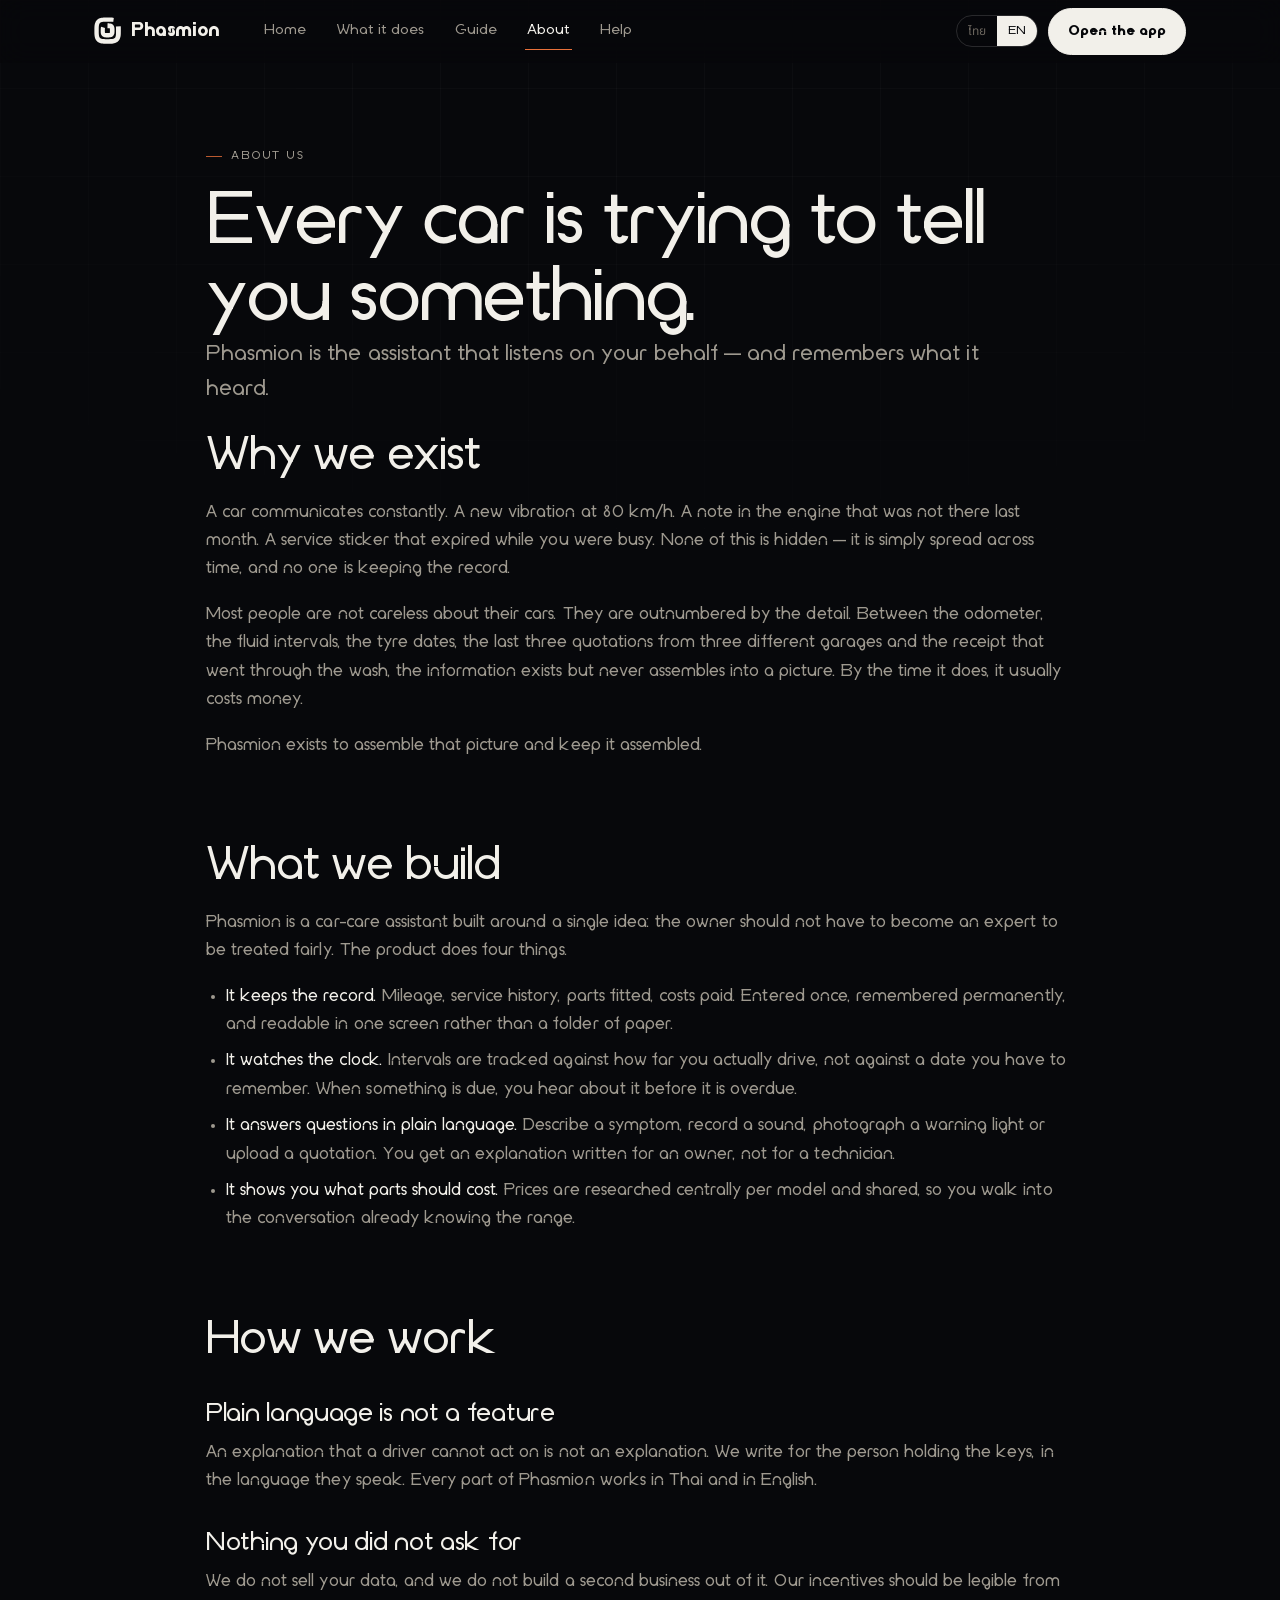
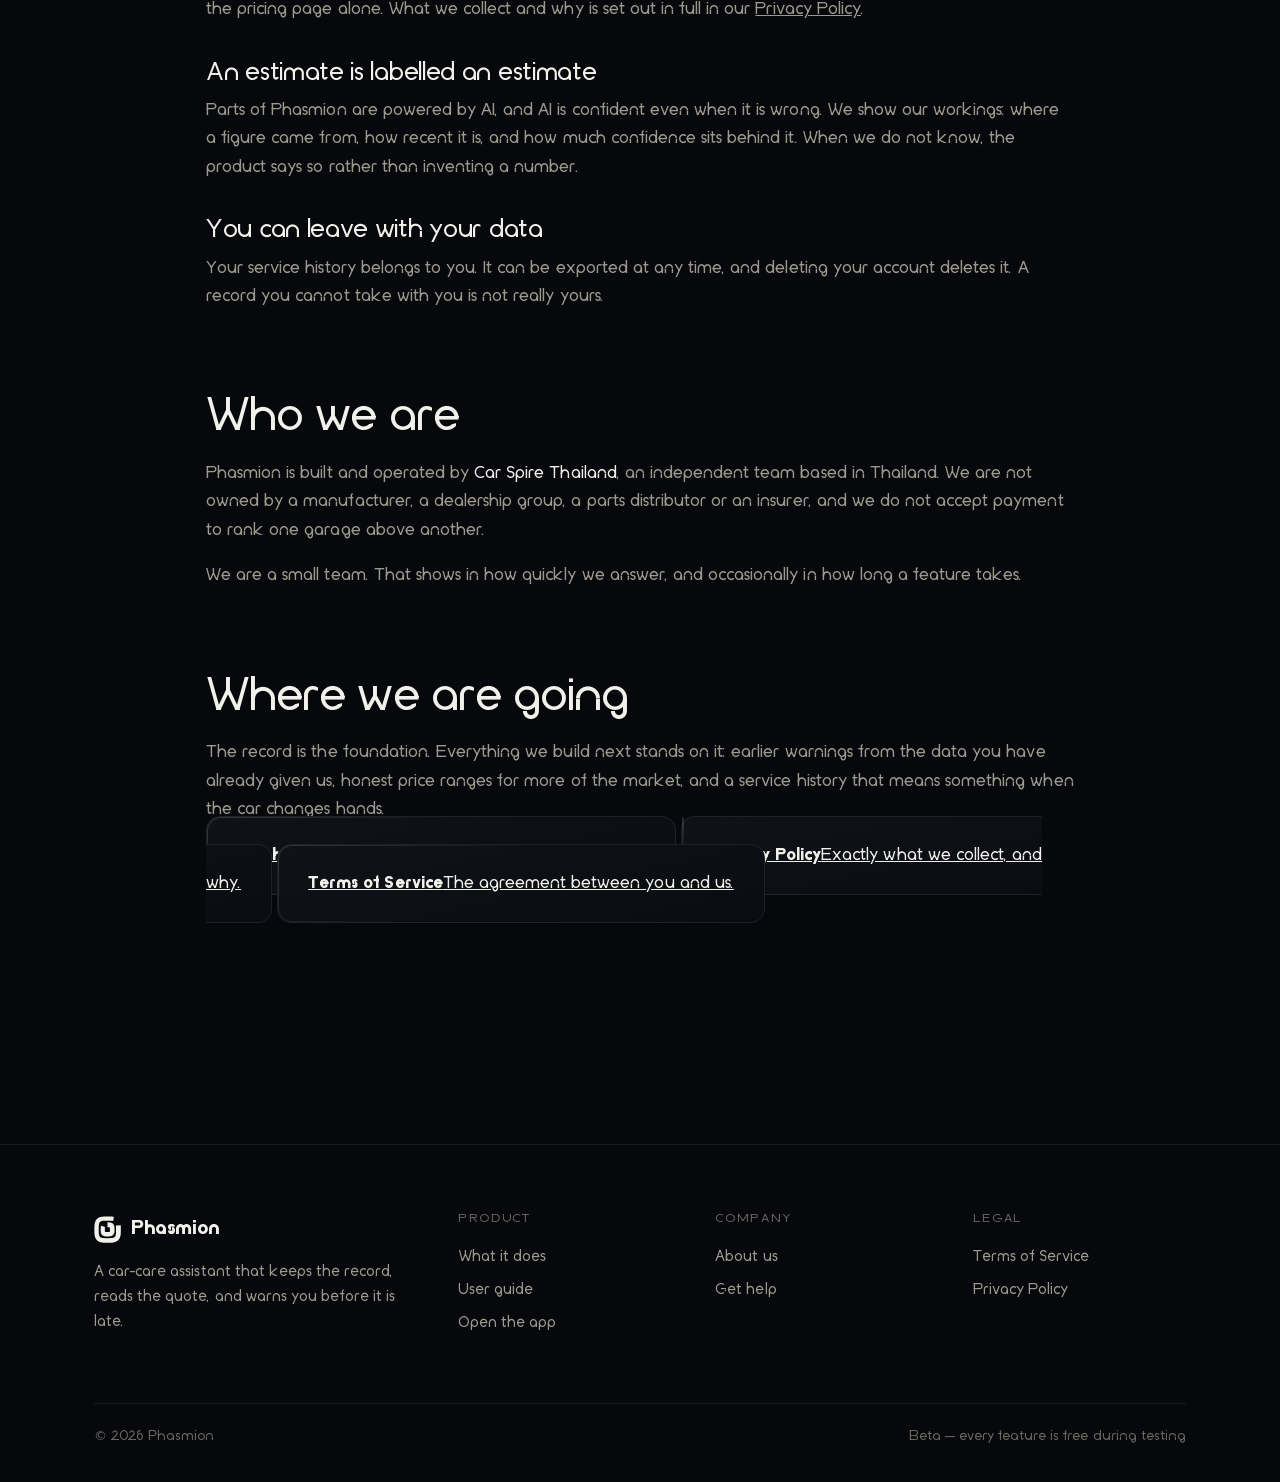
<file: about.html>
<!doctype html>
<html lang="th">
<head>
<meta charset="utf-8">
<meta name="viewport" content="width=device-width,initial-scale=1,viewport-fit=cover">
<title>ความเป็นมา — Phasmion</title>
<meta name="description" content="เราคือใคร ทำไมถึงสร้าง Phasmion และเราทำงานกันแบบไหน">
<meta name="theme-color" content="#07080B">
<meta property="og:title" content="ความเป็นมา — Phasmion">
<meta property="og:description" content="เราคือใคร ทำไมถึงสร้าง Phasmion และเราทำงานกันแบบไหน">
<meta property="og:type" content="website">
<link rel="icon" href="assets/favicon.svg" type="image/svg+xml">
<link rel="preload" href="fonts/Spire09-Medium.woff2" as="font" type="font/woff2" crossorigin>
<link rel="preconnect" href="https://fonts.gstatic.com" crossorigin>
<link rel="stylesheet" href="assets/site.css">
<!-- ฟอนต์ไทยโหลดแบบไม่บล็อกการวาดหน้า ถ้าโหลดไม่ได้ก็ตกไปใช้ฟอนต์ระบบ -->
<link rel="stylesheet" media="print" onload="this.media='all'"
  href="https://fonts.googleapis.com/css2?family=Noto+Sans+Thai:wght@300;400;500;600;700&display=swap">
<noscript><link rel="stylesheet"
  href="https://fonts.googleapis.com/css2?family=Noto+Sans+Thai:wght@300;400;500;600;700&display=swap"></noscript>
<noscript><style>
  /* ถ้าสคริปต์ไม่ทำงาน เนื้อหาต้องยังอ่านได้ครบ ห้ามหายไปทั้งหน้า */
  .rv{opacity:1!important;transform:none!important}
  .pop{opacity:1!important;transform:none!important}
  .dash{stroke-dashoffset:0!important}
  .grow{transform:none!important}
</style></noscript>
</head>
<body>
<a class="skip" href="#main" data-th="ข้ามไปเนื้อหา" data-en="Skip to content">ข้ามไปเนื้อหา</a>
<header class="nav">
  <div class="nav-in">
    <a class="brand" href="index.html" aria-label="Phasmion">
      <svg class="mk" viewBox="0 0 200 200" fill="currentColor" aria-hidden="true"><path d="M99.6 83.0 108.3 83.0 111.5 83.1 113.6 83.3 115.0 83.5 115.9 83.7 116.4 83.8 116.6 83.8 116.6 83.8 116.5 83.7 116.4 83.5 116.3 83.3 116.3 83.3 116.5 83.4 116.7 83.9 116.9 84.7 117.2 86.0 117.5 88.0 117.7 90.9 117.9 96.5 117.9 107.5 117.8 111.0 117.6 113.3 117.4 114.9 117.2 116.0 117.0 116.6 116.9 117.0 116.9 117.1 117.0 117.1 117.1 117.0 117.2 117.0 117.2 117.1 117.0 117.2 116.5 117.4 115.7 117.7 114.4 118.0 112.6 118.3 109.8 118.6 105.1 118.7 93.6 118.7 89.5 118.7 87.0 118.5 85.2 118.3 84.0 118.1 83.2 117.9 82.7 117.7 82.4 117.6 82.4 117.6 82.3 117.7 82.3 117.7 82.2 117.6 82.0 117.4 81.8 117.0 81.5 116.1 81.2 114.9 80.9 113.1 80.6 110.5 80.5 106.4 80.4 94.9 80.5 90.1 80.6 87.3 80.8 85.4 81.0 84.0 81.3 83.0 82.0 81.0 L53.4 71.3 52.5 73.3 51.5 76.8 50.7 80.5 50.1 84.4 49.8 88.9 49.6 94.7 49.6 106.7 49.7 112.1 50.0 116.4 50.5 120.3 51.3 124.0 52.3 127.5 53.7 130.9 55.4 134.2 57.5 137.3 59.9 140.1 62.7 142.6 65.7 144.7 68.9 146.6 72.3 148.0 75.9 149.2 79.6 150.0 83.5 150.6 87.9 151.0 93.3 151.2 105.3 151.3 111.2 151.2 115.7 150.9 119.7 150.5 123.5 149.7 127.1 148.7 130.6 147.4 134.0 145.7 137.2 143.6 140.1 141.2 142.8 138.4 145.1 135.4 147.0 132.1 148.6 128.7 149.8 125.1 150.7 121.3 151.4 117.4 151.8 113.1 152.1 107.9 152.1 96.4 152.1 89.8 151.9 85.1 151.4 81.0 150.7 77.1 149.8 73.3 148.5 69.7 146.8 66.2 144.8 62.9 142.4 59.9 139.6 57.1 136.5 54.6 133.2 52.6 129.7 50.9 126.0 49.6 122.3 48.6 118.3 47.9 114.1 47.4 109.1 47.1 100.4 47.0Z"/><path d="M162.3 69.9 162.9 78.9 163.1 93.5 163.0 118.3 162.7 127.3 162.1 133.8 161.3 138.9 160.4 143.0 159.3 146.3 158.2 149.1 156.9 151.3 155.5 153.2 154.0 154.9 152.3 156.4 150.3 157.8 147.8 159.1 144.8 160.3 141.0 161.4 136.4 162.3 130.6 163.1 123.0 163.6 110.9 163.9 84.1 163.9 74.2 163.6 67.3 163.1 61.9 162.4 57.5 161.4 54.0 160.4 51.1 159.2 48.6 157.9 46.6 156.5 44.8 155.0 43.2 153.2 41.8 151.2 40.4 148.7 39.1 145.7 38.0 142.1 37.0 137.6 36.2 132.0 35.6 124.8 35.2 114.1 35.2 86.9 35.4 75.8 35.9 68.4 36.6 62.7 37.5 58.1 38.6 54.4 39.8 51.2 41.1 48.6 42.5 46.4 44.1 44.6 45.9 42.9 47.9 41.3 50.4 39.9 53.3 38.6 56.9 37.4 61.3 36.3 66.7 35.5 73.6 34.8 83.2 34.4 109.6 34.3 122.4 34.5 130.3 34.9 136.4 35.6 142.4 36.7 L146.9 6.8 140.9 5.6 133.0 4.6 123.5 4.0 109.7 3.7 82.9 3.7 71.8 4.1 63.1 4.8 55.6 5.9 48.8 7.4 42.4 9.4 36.6 11.9 31.1 14.9 26.0 18.5 21.5 22.6 17.4 27.3 13.9 32.4 10.9 38.0 8.5 44.0 6.5 50.4 5.0 57.4 3.9 65.2 3.2 74.4 2.9 86.7 2.8 114.3 3.1 126.3 3.8 135.3 4.8 143.1 6.2 150.1 8.1 156.6 10.6 162.7 13.5 168.3 17.1 173.5 21.2 178.3 25.8 182.5 30.9 186.2 36.4 189.3 42.4 191.9 48.9 194.0 55.8 195.6 63.5 196.7 72.4 197.5 83.7 197.9 111.0 198.0 124.3 197.8 133.7 197.3 141.8 196.3 149.0 194.9 155.6 193.1 161.8 190.7 167.6 187.9 173.0 184.4 177.9 180.3 182.3 175.7 186.2 170.7 189.5 165.1 192.2 159.1 194.4 152.7 196.1 145.8 197.4 138.2 198.3 129.6 198.7 118.9 198.9 93.4 198.8 77.9 198.3 68.9Z"/></svg>
      <span class="wm">Phasmion</span>
    </a>
    <nav class="nav-links">
      <a href="index.html"   data-th="หน้าแรก"    data-en="Home">หน้าแรก</a>
      <a href="features.html" data-th="ความสามารถ" data-en="What it does">ความสามารถ</a>
      <a href="guide.html"   data-th="คู่มือใช้งาน" data-en="Guide">คู่มือใช้งาน</a>
      <a href="about.html" aria-current="page"   data-th="ความเป็นมา"  data-en="About">ความเป็นมา</a>
      <a href="help.html"    data-th="ช่วยเหลือ"   data-en="Help">ช่วยเหลือ</a>
    </nav>
    <div class="nav-right">
      <div class="lang" role="group" data-th-aria="เลือกภาษา" data-en-aria="Choose language">
        <button data-l="th" type="button">ไทย</button><button data-l="en" type="button">EN</button>
      </div>
      <a class="btn btn-solid" href="https://carspirethailand.github.io/Cendon-Beta/index.html" target="_blank" rel="noopener"
         data-th="เปิดแอป" data-en="Open the app">เปิดแอป</a>
      <button class="burger" type="button" aria-expanded="false"
              data-th-aria="เมนู" data-en-aria="Menu"><span></span><span></span><span></span></button>
    </div>
  </div>
</header>
<main id="main">
<section class="sec-tight" style="padding-top:clamp(40px,7vw,76px)">
  <div class="wrap" style="max-width:78ch">
    <div class="doc-body rv">
<p class="eyebrow" data-en="About us" data-th="ความเป็นมา">About us</p>
<h1 data-en="Every car is trying to tell you something."
    data-th="รถทุกคันกำลังพยายามบอกอะไรบางอย่าง">Every car is trying to tell you something.</h1>
<p class="lede" data-en="Phasmion is the assistant that listens on your behalf — and remembers what it heard."
   data-th="Phasmion คือผู้ช่วยที่ฟังแทนคุณ และจำสิ่งที่ได้ยินไว้ให้">Phasmion is the assistant that listens on your behalf — and remembers what it heard.</p>

<div data-lang="en">
  <h2>Why we exist</h2>
  <p>A car communicates constantly. A new vibration at 80 km/h. A note in the
  engine that was not there last month. A service sticker that expired while you
  were busy. None of this is hidden — it is simply spread across time, and no
  one is keeping the record.</p>
  <p>Most people are not careless about their cars. They are outnumbered by the
  detail. Between the odometer, the fluid intervals, the tyre dates, the last
  three quotations from three different garages and the receipt that went
  through the wash, the information exists but never assembles into a picture.
  By the time it does, it usually costs money.</p>
  <p>Phasmion exists to assemble that picture and keep it assembled.</p>

  <h2>What we build</h2>
  <p>Phasmion is a car-care assistant built around a single idea: the owner
  should not have to become an expert to be treated fairly. The product does
  four things.</p>
  <ul>
    <li><strong>It keeps the record.</strong> Mileage, service history, parts
    fitted, costs paid. Entered once, remembered permanently, and readable in
    one screen rather than a folder of paper.</li>
    <li><strong>It watches the clock.</strong> Intervals are tracked against how
    far you actually drive, not against a date you have to remember. When
    something is due, you hear about it before it is overdue.</li>
    <li><strong>It answers questions in plain language.</strong> Describe a
    symptom, record a sound, photograph a warning light or upload a quotation.
    You get an explanation written for an owner, not for a technician.</li>
    <li><strong>It shows you what parts should cost.</strong> Prices are
    researched centrally per model and shared, so you walk into the conversation
    already knowing the range.</li>
  </ul>

  <h2>How we work</h2>
  <h3>Plain language is not a feature</h3>
  <p>An explanation that a driver cannot act on is not an explanation. We write
  for the person holding the keys, in the language they speak. Every part of
  Phasmion works in Thai and in English.</p>

  <h3>Nothing you did not ask for</h3>
  <p>We do not sell your data, and we do not build a second business out of it.
  Our incentives should be legible from the pricing page alone. What we collect
  and why is set out in full in our
  <a class="ln" href="./privacy.html">Privacy Policy</a>.</p>

  <h3>An estimate is labelled an estimate</h3>
  <p>Parts of Phasmion are powered by AI, and AI is confident even when it is
  wrong. We show our workings: where a figure came from, how recent it is, and
  how much confidence sits behind it. When we do not know, the product says so
  rather than inventing a number.</p>

  <h3>You can leave with your data</h3>
  <p>Your service history belongs to you. It can be exported at any time, and
  deleting your account deletes it. A record you cannot take with you is not
  really yours.</p>

  <h2>Who we are</h2>
  <p>Phasmion is built and operated by <strong>Car Spire Thailand</strong>, an
  independent team based in Thailand. We are not owned by a manufacturer, a
  dealership group, a parts distributor or an insurer, and we do not accept
  payment to rank one garage above another.</p>
  <p>We are a small team. That shows in how quickly we answer, and occasionally
  in how long a feature takes.</p>

  <h2>Where we are going</h2>
  <p>The record is the foundation. Everything we build next stands on it:
  earlier warnings from the data you have already given us, honest price
  ranges for more of the market, and a service history that means something
  when the car changes hands.</p>

  <div class="cards">
    <a class="card" href="./help.html"><b>Get help</b><span>Answers, contact details and response times.</span></a>
    <a class="card" href="./privacy.html"><b>Privacy Policy</b><span>Exactly what we collect, and why.</span></a>
    <a class="card" href="./terms.html"><b>Terms of Service</b><span>The agreement between you and us.</span></a>
  </div>
</div>

<div data-lang="th" hidden>
  <h2>ทำไมเราถึงมีอยู่</h2>
  <p>รถสื่อสารกับเจ้าของตลอดเวลา เสียงสั่นแบบใหม่ตอนความเร็ว 80 เสียงเครื่องยนต์
  ที่เดือนก่อนยังไม่มี สติกเกอร์เปลี่ยนถ่ายที่หมดอายุไปตอนคุณยุ่ง เรื่องพวกนี้
  ไม่ได้ถูกซ่อนไว้ที่ไหน เพียงแต่มันกระจายอยู่ตามเวลา และไม่มีใครจดไว้</p>
  <p>คนส่วนใหญ่ไม่ได้ละเลยรถของตัวเอง แต่แพ้จำนวนรายละเอียดต่างหาก ทั้งเลขไมล์
  ระยะเปลี่ยนน้ำมัน ปียาง ใบเสนอราคาสามใบจากสามอู่ และใบเสร็จที่ติดไปกับ
  เครื่องซักผ้า ข้อมูลมีอยู่จริงทั้งหมด แต่ไม่เคยประกอบกันเป็นภาพเดียว
  และกว่าจะประกอบได้ ก็มักจะเสียเงินไปแล้ว</p>
  <p>Phasmion มีอยู่เพื่อประกอบภาพนั้น และรักษาให้มันประกอบอยู่อย่างนั้นตลอดไป</p>

  <h2>เราสร้างอะไร</h2>
  <p>Phasmion คือผู้ช่วยดูแลรถที่สร้างขึ้นบนความคิดเดียว — เจ้าของรถไม่ควรต้อง
  กลายเป็นช่างก่อน ถึงจะได้รับการปฏิบัติอย่างเป็นธรรม ตัวผลิตภัณฑ์ทำสี่อย่าง</p>
  <ul>
    <li><strong>จดบันทึกให้</strong> เลขไมล์ ประวัติการเข้าศูนย์ อะไหล่ที่เปลี่ยน
    ค่าใช้จ่ายที่จ่ายไป กรอกครั้งเดียว จำถาวร และอ่านได้ในหน้าจอเดียว
    ไม่ใช่ในแฟ้มเอกสาร</li>
    <li><strong>นับระยะให้</strong> รอบบำรุงรักษาถูกนับตามระยะที่คุณขับจริง
    ไม่ใช่ตามวันที่ที่ต้องจำเอง ถึงกำหนดเมื่อไหร่จะรู้ก่อนที่จะเลยกำหนด</li>
    <li><strong>ตอบคำถามด้วยภาษาคน</strong> เล่าอาการ อัดเสียง ถ่ายรูปไฟเตือน
    หรืออัปโหลดใบเสนอราคา แล้วได้คำอธิบายที่เขียนให้เจ้าของรถอ่าน
    ไม่ใช่เขียนให้ช่างอ่าน</li>
    <li><strong>บอกว่าอะไหล่ควรราคาเท่าไหร่</strong> ราคาถูกสำรวจไว้กลาง
    แยกตามรุ่นรถและใช้ร่วมกัน คุณจึงเดินเข้าไปคุยโดยรู้ช่วงราคาอยู่แล้ว</li>
  </ul>

  <h2>เราทำงานอย่างไร</h2>
  <h3>ภาษาที่เข้าใจง่ายไม่ใช่ลูกเล่น</h3>
  <p>คำอธิบายที่คนขับเอาไปทำอะไรต่อไม่ได้ ไม่นับเป็นคำอธิบาย เราเขียนให้คนที่
  ถือกุญแจอ่าน ด้วยภาษาที่เขาใช้ ทุกส่วนของ Phasmion ใช้งานได้ทั้งภาษาไทย
  และภาษาอังกฤษ</p>

  <h3>ไม่มีอะไรที่คุณไม่ได้ขอ</h3>
  <p>เราไม่ขายข้อมูลของคุณ และไม่สร้างธุรกิจที่สองจากมัน แรงจูงใจของเราควร
  อ่านออกได้จากหน้าราคาเพียงหน้าเดียว สิ่งที่เราเก็บและเก็บไปทำไม เขียนไว้ครบ
  ใน<a class="ln" href="./privacy.html">นโยบายความเป็นส่วนตัว</a></p>

  <h3>ค่าประมาณจะถูกบอกว่าเป็นค่าประมาณ</h3>
  <p>บางส่วนของ Phasmion ทำงานด้วย AI และ AI มั่นใจแม้ในตอนที่มันผิด
  เราจึงแสดงที่มา — ตัวเลขนี้มาจากไหน ใหม่แค่ไหน และมีความมั่นใจเท่าไหร่
  เรื่องไหนที่เราไม่รู้ ระบบจะบอกว่าไม่รู้ ไม่ใช่แต่งตัวเลขขึ้นมา</p>

  <h3>คุณเอาข้อมูลของคุณออกไปได้</h3>
  <p>ประวัติการดูแลรถเป็นของคุณ ดาวน์โหลดออกไปได้ทุกเมื่อ และการลบบัญชี
  คือการลบข้อมูลนั้นจริง บันทึกที่เอาติดตัวไปไม่ได้ ก็ไม่ได้เป็นของคุณจริง</p>

  <h2>เราคือใคร</h2>
  <p>Phasmion สร้างและดำเนินการโดย <strong>Car Spire Thailand</strong>
  ทีมอิสระที่ตั้งอยู่ในประเทศไทย เราไม่ได้ถูกถือหุ้นโดยผู้ผลิตรถ กลุ่มดีลเลอร์
  ผู้จัดจำหน่ายอะไหล่ หรือบริษัทประกัน และเราไม่รับเงินเพื่อดันอู่ใดอู่หนึ่ง
  ให้อยู่เหนืออู่อื่น</p>
  <p>เราเป็นทีมเล็ก ข้อดีคือตอบเร็ว ข้อเสียคือบางฟีเจอร์ใช้เวลานาน</p>

  <h2>เรากำลังจะไปไหน</h2>
  <p>บันทึกคือรากฐาน ทุกอย่างที่เราจะสร้างต่อจากนี้ยืนอยู่บนมัน — คำเตือนที่มา
  เร็วขึ้นจากข้อมูลที่คุณให้ไว้แล้ว ช่วงราคาที่ตรงจริงในตลาดที่กว้างขึ้น
  และประวัติการดูแลรถที่มีความหมายจริงในวันที่รถเปลี่ยนมือ</p>

  <div class="cards">
    <a class="card" href="./help.html"><b>ศูนย์ช่วยเหลือ</b><span>คำตอบ ช่องทางติดต่อ และระยะเวลาตอบกลับ</span></a>
    <a class="card" href="./privacy.html"><b>นโยบายความเป็นส่วนตัว</b><span>เราเก็บอะไรบ้าง และเก็บไปทำไม</span></a>
    <a class="card" href="./terms.html"><b>เงื่อนไขการให้บริการ</b><span>ข้อตกลงระหว่างคุณกับเรา</span></a>
  </div>
</div>
    </div>
  </div>
</section>
</main>
<footer class="ft">
  <div class="wrap">
    <div class="ft-grid">
      <div>
        <a class="brand" href="index.html" aria-label="Phasmion"><svg class="mk" viewBox="0 0 200 200" fill="currentColor" aria-hidden="true"><path d="M99.6 83.0 108.3 83.0 111.5 83.1 113.6 83.3 115.0 83.5 115.9 83.7 116.4 83.8 116.6 83.8 116.6 83.8 116.5 83.7 116.4 83.5 116.3 83.3 116.3 83.3 116.5 83.4 116.7 83.9 116.9 84.7 117.2 86.0 117.5 88.0 117.7 90.9 117.9 96.5 117.9 107.5 117.8 111.0 117.6 113.3 117.4 114.9 117.2 116.0 117.0 116.6 116.9 117.0 116.9 117.1 117.0 117.1 117.1 117.0 117.2 117.0 117.2 117.1 117.0 117.2 116.5 117.4 115.7 117.7 114.4 118.0 112.6 118.3 109.8 118.6 105.1 118.7 93.6 118.7 89.5 118.7 87.0 118.5 85.2 118.3 84.0 118.1 83.2 117.9 82.7 117.7 82.4 117.6 82.4 117.6 82.3 117.7 82.3 117.7 82.2 117.6 82.0 117.4 81.8 117.0 81.5 116.1 81.2 114.9 80.9 113.1 80.6 110.5 80.5 106.4 80.4 94.9 80.5 90.1 80.6 87.3 80.8 85.4 81.0 84.0 81.3 83.0 82.0 81.0 L53.4 71.3 52.5 73.3 51.5 76.8 50.7 80.5 50.1 84.4 49.8 88.9 49.6 94.7 49.6 106.7 49.7 112.1 50.0 116.4 50.5 120.3 51.3 124.0 52.3 127.5 53.7 130.9 55.4 134.2 57.5 137.3 59.9 140.1 62.7 142.6 65.7 144.7 68.9 146.6 72.3 148.0 75.9 149.2 79.6 150.0 83.5 150.6 87.9 151.0 93.3 151.2 105.3 151.3 111.2 151.2 115.7 150.9 119.7 150.5 123.5 149.7 127.1 148.7 130.6 147.4 134.0 145.7 137.2 143.6 140.1 141.2 142.8 138.4 145.1 135.4 147.0 132.1 148.6 128.7 149.8 125.1 150.7 121.3 151.4 117.4 151.8 113.1 152.1 107.9 152.1 96.4 152.1 89.8 151.9 85.1 151.4 81.0 150.7 77.1 149.8 73.3 148.5 69.7 146.8 66.2 144.8 62.9 142.4 59.9 139.6 57.1 136.5 54.6 133.2 52.6 129.7 50.9 126.0 49.6 122.3 48.6 118.3 47.9 114.1 47.4 109.1 47.1 100.4 47.0Z"/><path d="M162.3 69.9 162.9 78.9 163.1 93.5 163.0 118.3 162.7 127.3 162.1 133.8 161.3 138.9 160.4 143.0 159.3 146.3 158.2 149.1 156.9 151.3 155.5 153.2 154.0 154.9 152.3 156.4 150.3 157.8 147.8 159.1 144.8 160.3 141.0 161.4 136.4 162.3 130.6 163.1 123.0 163.6 110.9 163.9 84.1 163.9 74.2 163.6 67.3 163.1 61.9 162.4 57.5 161.4 54.0 160.4 51.1 159.2 48.6 157.9 46.6 156.5 44.8 155.0 43.2 153.2 41.8 151.2 40.4 148.7 39.1 145.7 38.0 142.1 37.0 137.6 36.2 132.0 35.6 124.8 35.2 114.1 35.2 86.9 35.4 75.8 35.9 68.4 36.6 62.7 37.5 58.1 38.6 54.4 39.8 51.2 41.1 48.6 42.5 46.4 44.1 44.6 45.9 42.9 47.9 41.3 50.4 39.9 53.3 38.6 56.9 37.4 61.3 36.3 66.7 35.5 73.6 34.8 83.2 34.4 109.6 34.3 122.4 34.5 130.3 34.9 136.4 35.6 142.4 36.7 L146.9 6.8 140.9 5.6 133.0 4.6 123.5 4.0 109.7 3.7 82.9 3.7 71.8 4.1 63.1 4.8 55.6 5.9 48.8 7.4 42.4 9.4 36.6 11.9 31.1 14.9 26.0 18.5 21.5 22.6 17.4 27.3 13.9 32.4 10.9 38.0 8.5 44.0 6.5 50.4 5.0 57.4 3.9 65.2 3.2 74.4 2.9 86.7 2.8 114.3 3.1 126.3 3.8 135.3 4.8 143.1 6.2 150.1 8.1 156.6 10.6 162.7 13.5 168.3 17.1 173.5 21.2 178.3 25.8 182.5 30.9 186.2 36.4 189.3 42.4 191.9 48.9 194.0 55.8 195.6 63.5 196.7 72.4 197.5 83.7 197.9 111.0 198.0 124.3 197.8 133.7 197.3 141.8 196.3 149.0 194.9 155.6 193.1 161.8 190.7 167.6 187.9 173.0 184.4 177.9 180.3 182.3 175.7 186.2 170.7 189.5 165.1 192.2 159.1 194.4 152.7 196.1 145.8 197.4 138.2 198.3 129.6 198.7 118.9 198.9 93.4 198.8 77.9 198.3 68.9Z"/></svg><span class="wm">Phasmion</span></a>
        <p class="dim" style="margin-top:14px;max-width:34ch;font-size:14.6px"
           data-th="ผู้ช่วยดูแลรถที่จำแทนคุณ อ่านใบเสนอราคาแทนคุณ และเตือนก่อนจะสาย"
           data-en="A car-care assistant that keeps the record, reads the quote, and warns you before it is late.">
          ผู้ช่วยดูแลรถที่จำแทนคุณ อ่านใบเสนอราคาแทนคุณ และเตือนก่อนจะสาย</p>
      </div>
      <div>
        <h4 data-th="ผลิตภัณฑ์" data-en="Product">ผลิตภัณฑ์</h4>
        <a href="features.html" data-th="ความสามารถทั้งหมด" data-en="What it does">ความสามารถทั้งหมด</a>
        <a href="guide.html" data-th="คู่มือใช้งาน" data-en="User guide">คู่มือใช้งาน</a>
        <a href="https://carspirethailand.github.io/Cendon-Beta/index.html" target="_blank" rel="noopener" data-th="เปิดแอป" data-en="Open the app">เปิดแอป</a>
      </div>
      <div>
        <h4 data-th="บริษัท" data-en="Company">บริษัท</h4>
        <a href="about.html" data-th="ความเป็นมา" data-en="About us">ความเป็นมา</a>
        <a href="help.html" data-th="ศูนย์ช่วยเหลือ" data-en="Get help">ศูนย์ช่วยเหลือ</a>
      </div>
      <div>
        <h4 data-th="กฎหมาย" data-en="Legal">กฎหมาย</h4>
        <a href="terms.html" data-th="เงื่อนไขการให้บริการ" data-en="Terms of Service">เงื่อนไขการให้บริการ</a>
        <a href="privacy.html" data-th="นโยบายความเป็นส่วนตัว" data-en="Privacy Policy">นโยบายความเป็นส่วนตัว</a>
      </div>
    </div>
    <div class="ft-base">
      <span>© <span data-year></span> Phasmion</span>
      <span data-th="ช่วงเบต้า — ใช้ได้ทุกฟีเจอร์ฟรี"
            data-en="Beta — every feature is free during testing">ช่วงเบต้า — ใช้ได้ทุกฟีเจอร์ฟรี</span>
    </div>
  </div>
</footer>
<script src="assets/site.js" defer></script>
</body>
</html>
</file>
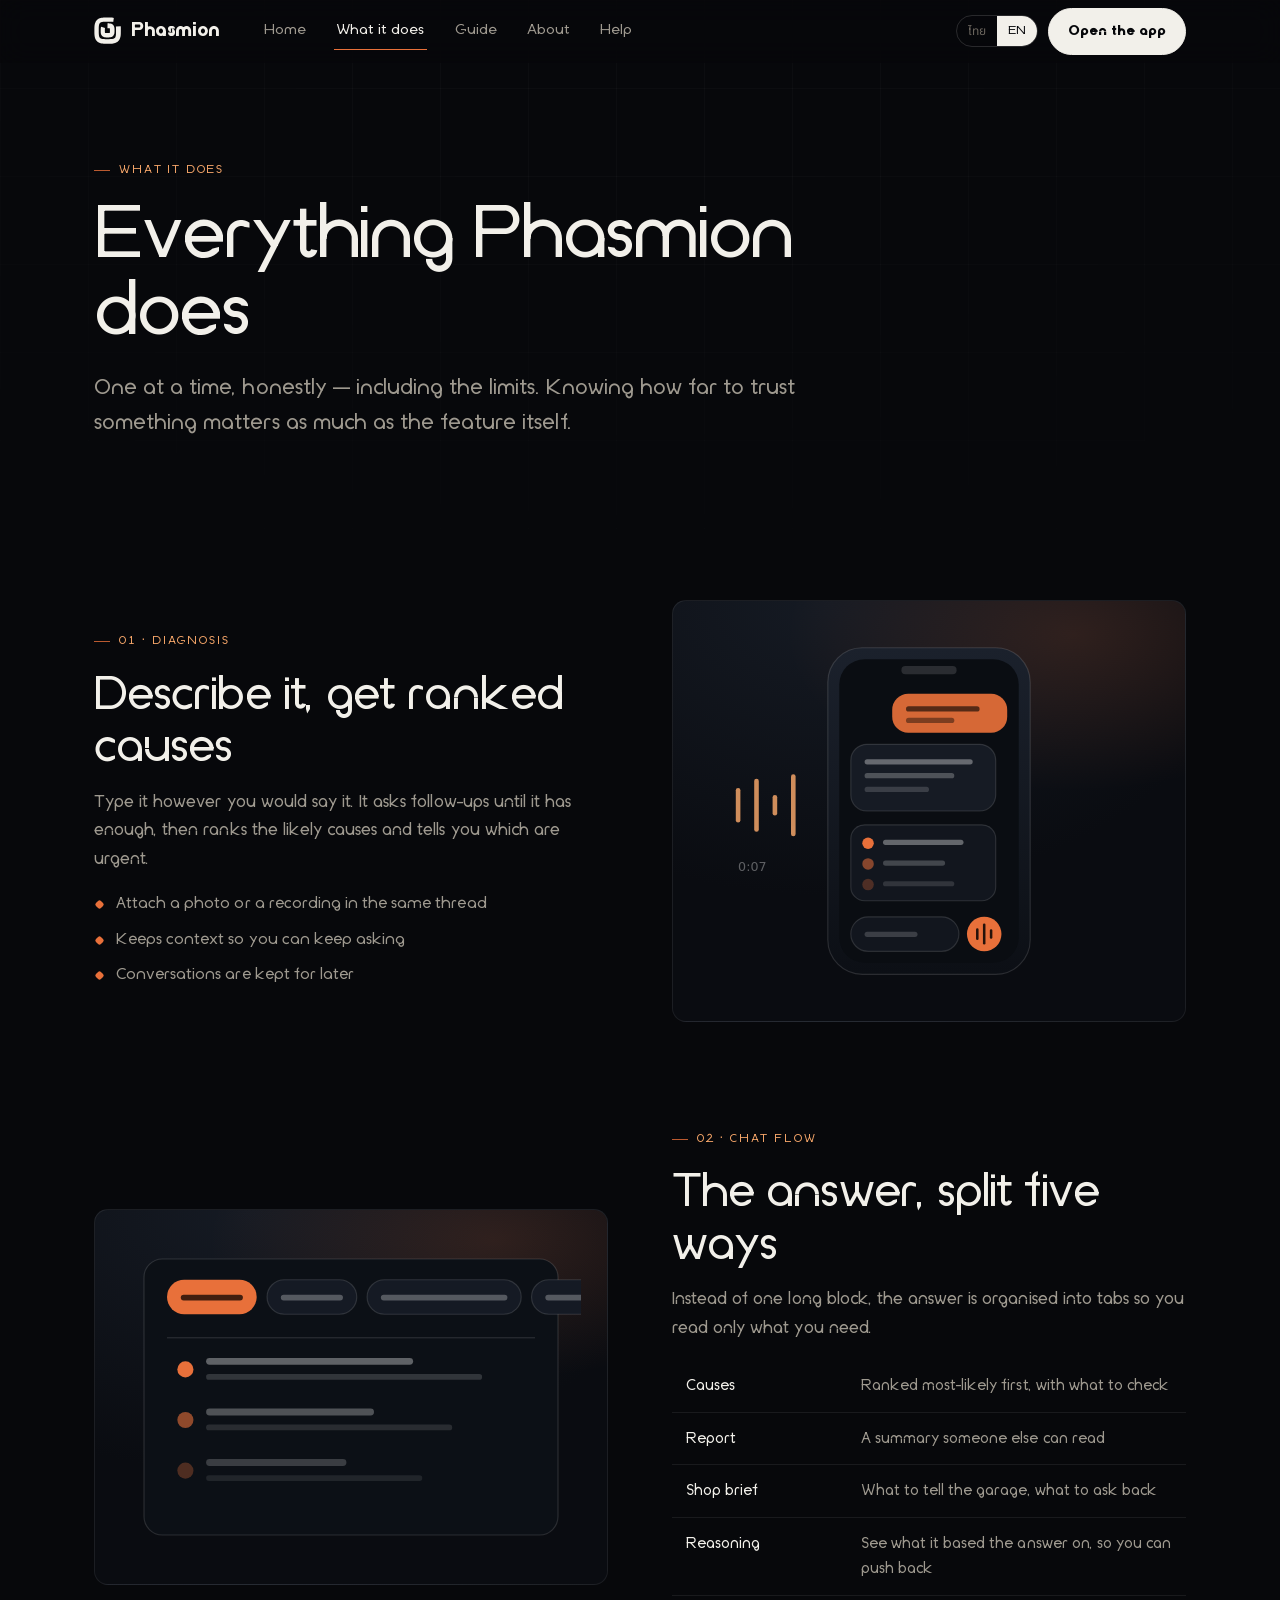
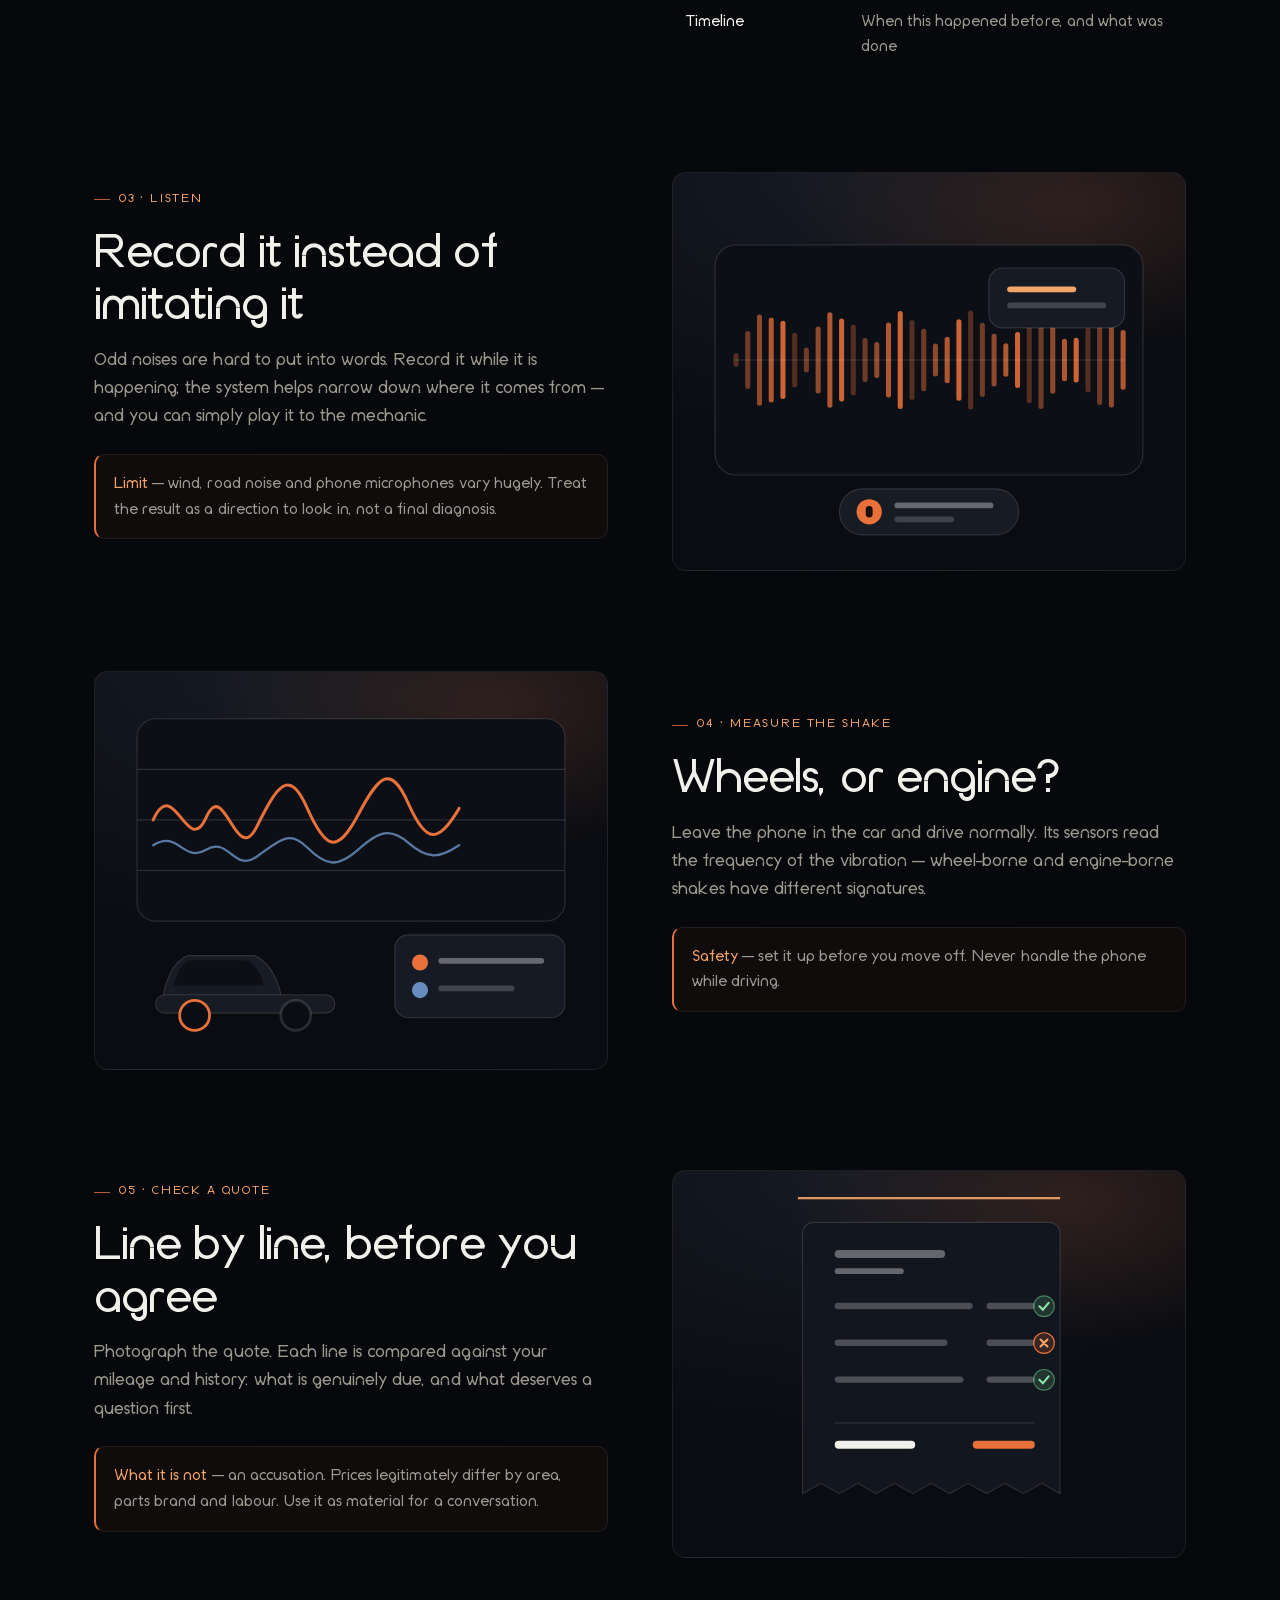
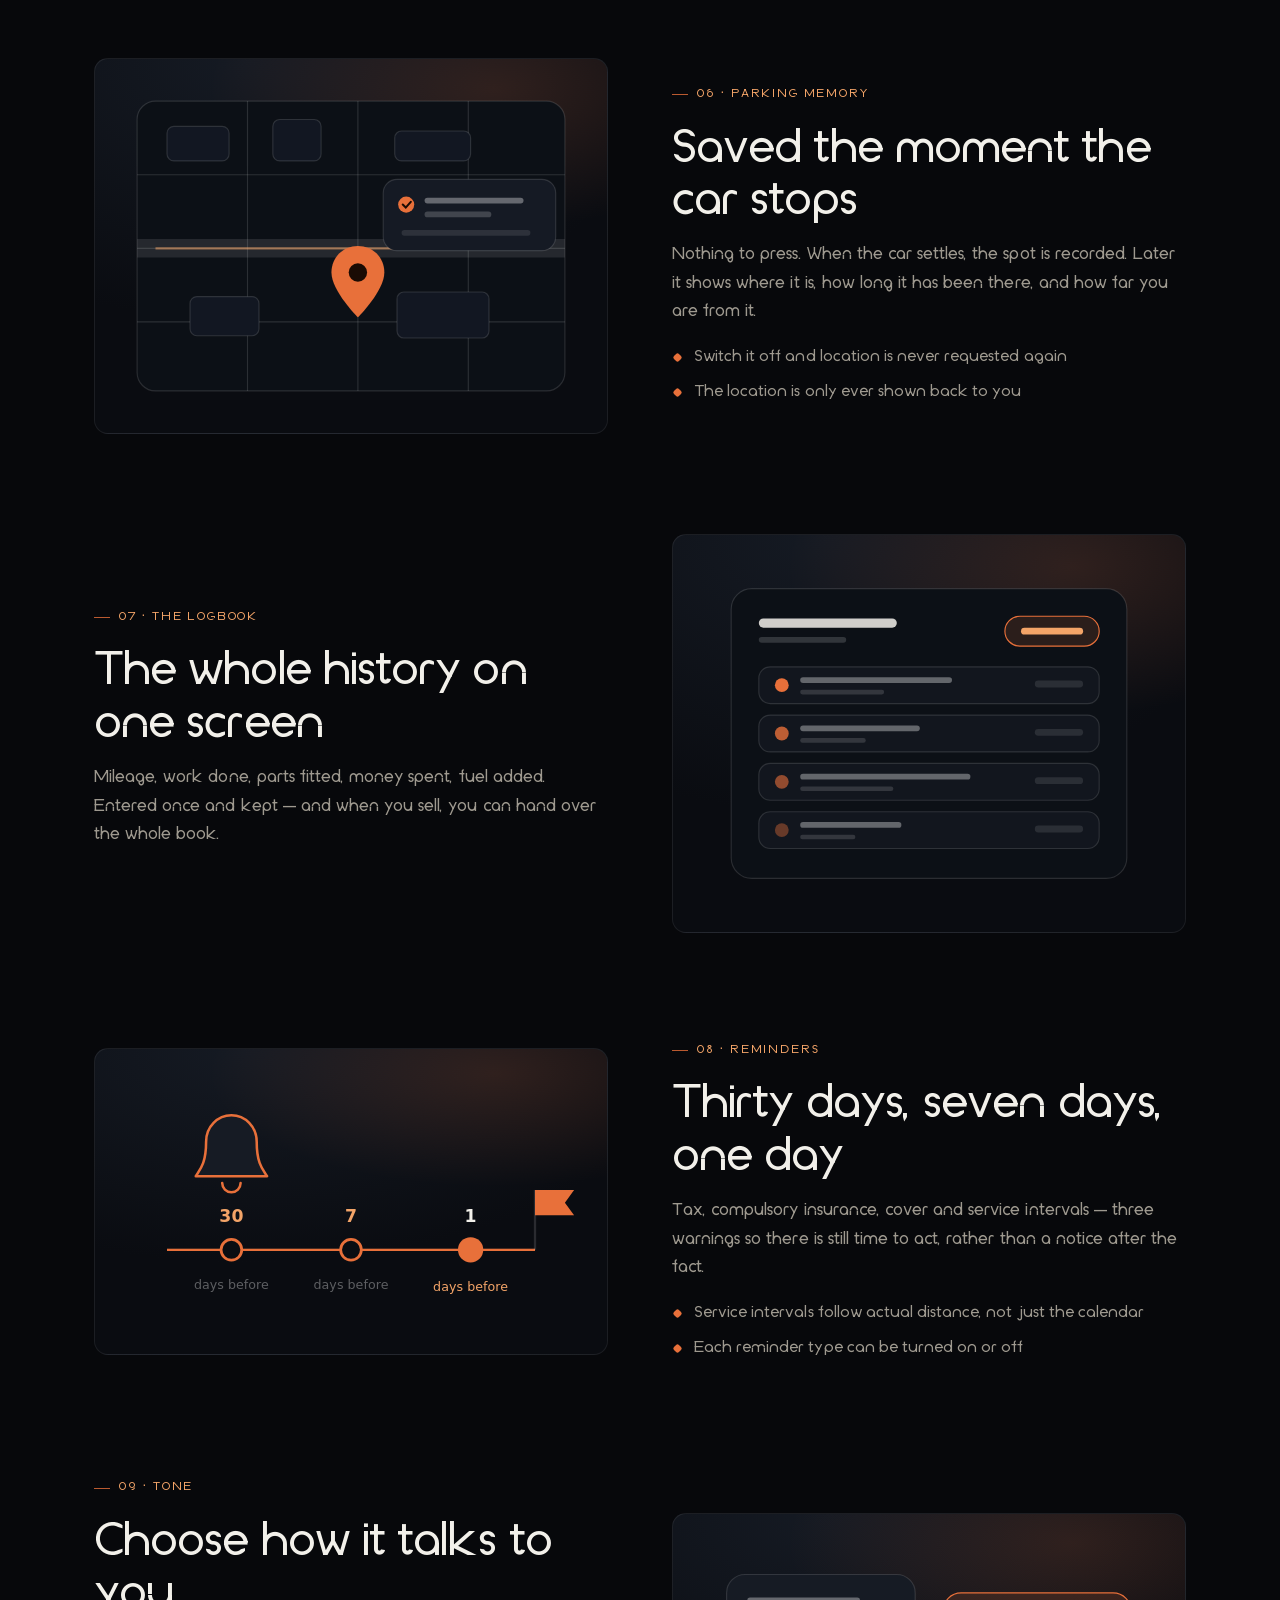
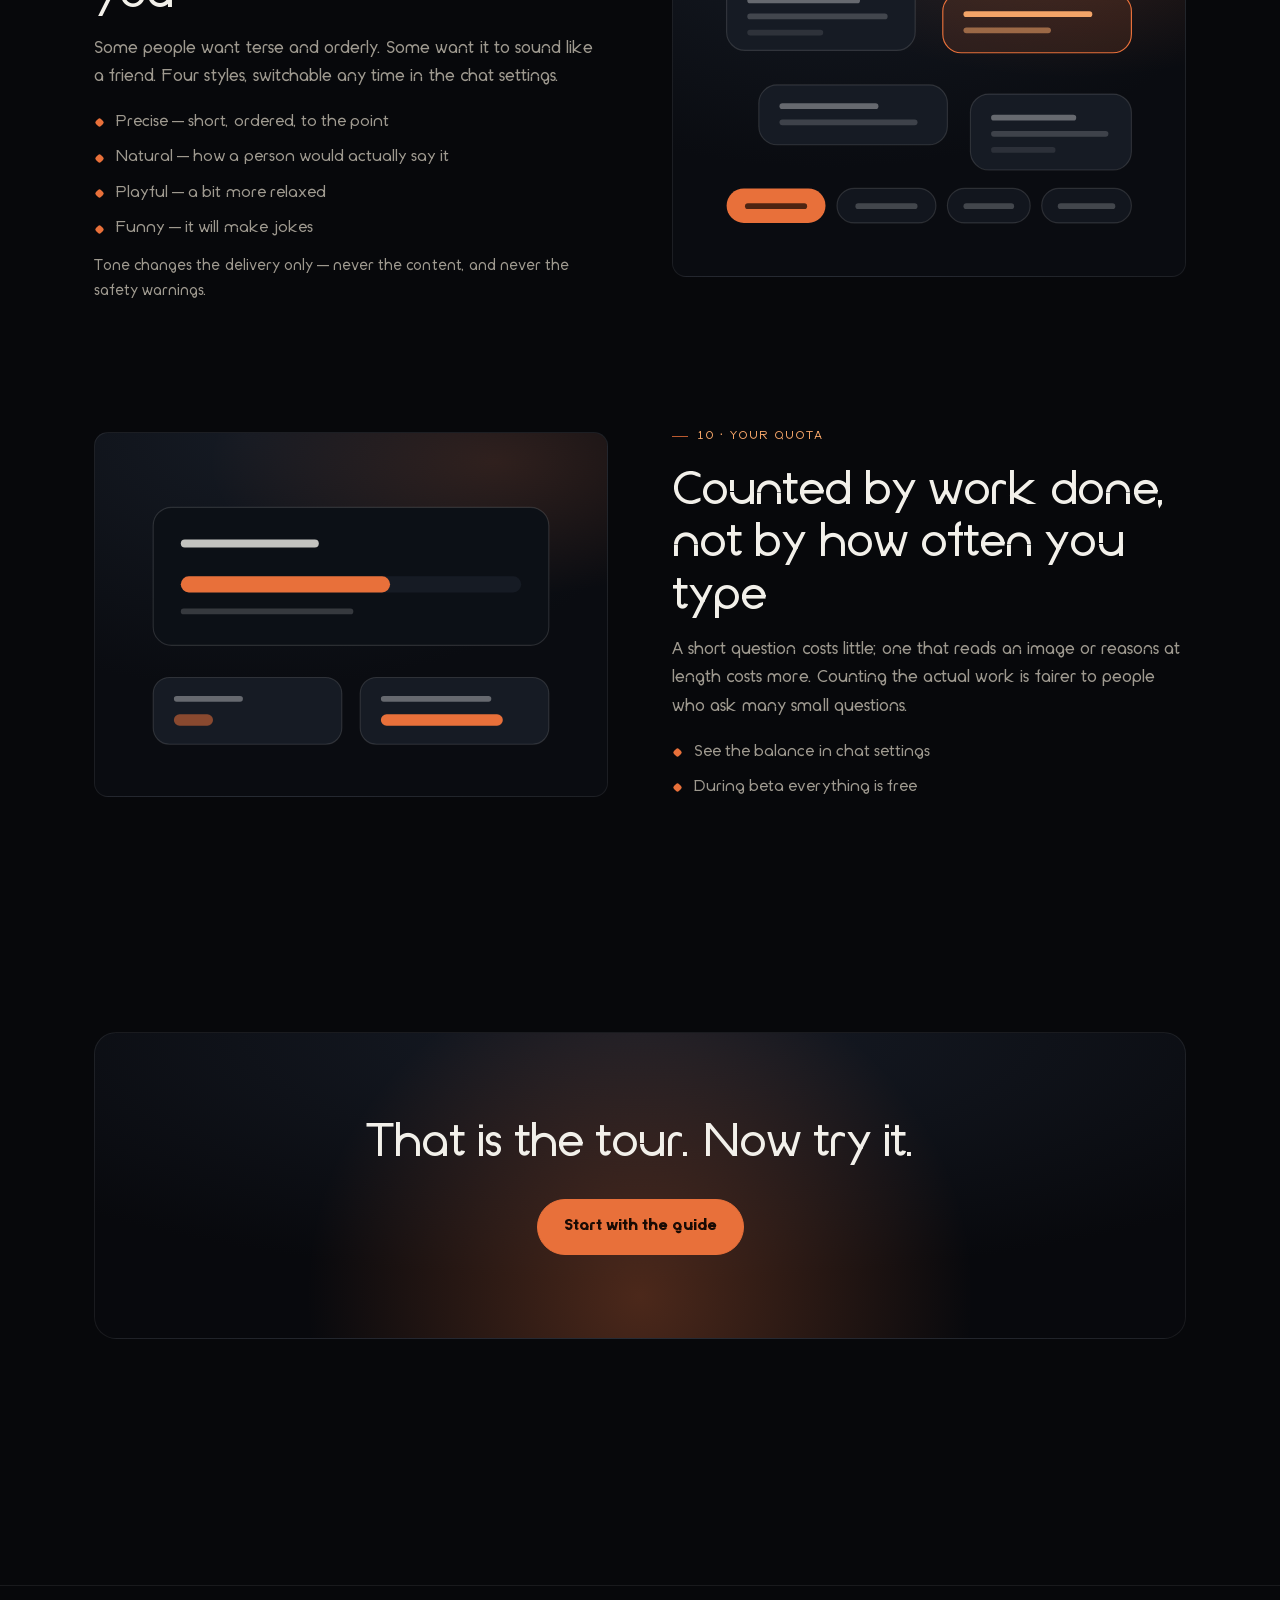
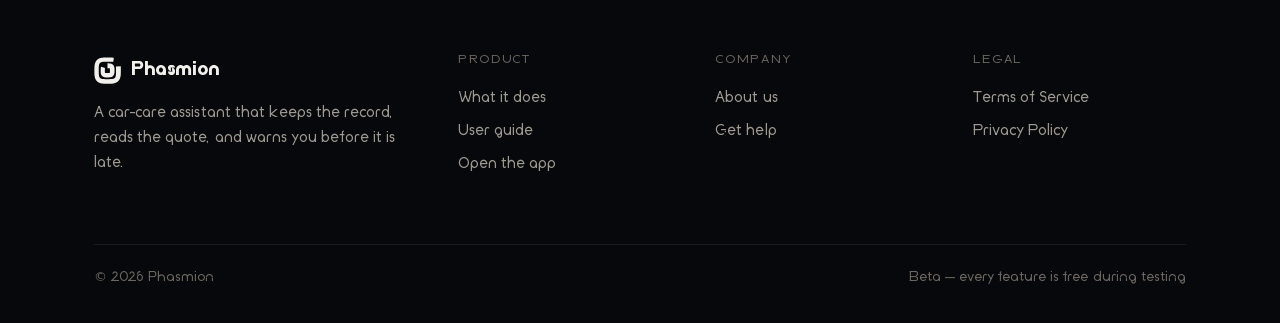
<file: features.html>
<!doctype html>
<html lang="th">
<head>
<meta charset="utf-8">
<meta name="viewport" content="width=device-width,initial-scale=1,viewport-fit=cover">
<title>ความสามารถทั้งหมด — Phasmion</title>
<meta name="description" content="ทุกอย่างที่ Phasmion ทำได้ อธิบายทีละอย่าง พร้อมข้อจำกัดที่ควรรู้ก่อนใช้">
<meta name="theme-color" content="#07080B">
<meta property="og:title" content="ความสามารถทั้งหมด — Phasmion">
<meta property="og:description" content="ทุกอย่างที่ Phasmion ทำได้ อธิบายทีละอย่าง พร้อมข้อจำกัดที่ควรรู้ก่อนใช้">
<meta property="og:type" content="website">
<link rel="icon" href="assets/favicon.svg" type="image/svg+xml">
<link rel="preload" href="fonts/Spire09-Medium.woff2" as="font" type="font/woff2" crossorigin>
<link rel="preconnect" href="https://fonts.gstatic.com" crossorigin>
<link rel="stylesheet" href="assets/site.css">
<!-- ฟอนต์ไทยโหลดแบบไม่บล็อกการวาดหน้า ถ้าโหลดไม่ได้ก็ตกไปใช้ฟอนต์ระบบ -->
<link rel="stylesheet" media="print" onload="this.media='all'"
  href="https://fonts.googleapis.com/css2?family=Noto+Sans+Thai:wght@300;400;500;600;700&display=swap">
<noscript><link rel="stylesheet"
  href="https://fonts.googleapis.com/css2?family=Noto+Sans+Thai:wght@300;400;500;600;700&display=swap"></noscript>
<noscript><style>
  /* ถ้าสคริปต์ไม่ทำงาน เนื้อหาต้องยังอ่านได้ครบ ห้ามหายไปทั้งหน้า */
  .rv{opacity:1!important;transform:none!important}
  .pop{opacity:1!important;transform:none!important}
  .dash{stroke-dashoffset:0!important}
  .grow{transform:none!important}
</style></noscript>
</head>
<body>
<a class="skip" href="#main" data-th="ข้ามไปเนื้อหา" data-en="Skip to content">ข้ามไปเนื้อหา</a>
<header class="nav">
  <div class="nav-in">
    <a class="brand" href="index.html" aria-label="Phasmion">
      <svg class="mk" viewBox="0 0 200 200" fill="currentColor" aria-hidden="true"><path d="M99.6 83.0 108.3 83.0 111.5 83.1 113.6 83.3 115.0 83.5 115.9 83.7 116.4 83.8 116.6 83.8 116.6 83.8 116.5 83.7 116.4 83.5 116.3 83.3 116.3 83.3 116.5 83.4 116.7 83.9 116.9 84.7 117.2 86.0 117.5 88.0 117.7 90.9 117.9 96.5 117.9 107.5 117.8 111.0 117.6 113.3 117.4 114.9 117.2 116.0 117.0 116.6 116.9 117.0 116.9 117.1 117.0 117.1 117.1 117.0 117.2 117.0 117.2 117.1 117.0 117.2 116.5 117.4 115.7 117.7 114.4 118.0 112.6 118.3 109.8 118.6 105.1 118.7 93.6 118.7 89.5 118.7 87.0 118.5 85.2 118.3 84.0 118.1 83.2 117.9 82.7 117.7 82.4 117.6 82.4 117.6 82.3 117.7 82.3 117.7 82.2 117.6 82.0 117.4 81.8 117.0 81.5 116.1 81.2 114.9 80.9 113.1 80.6 110.5 80.5 106.4 80.4 94.9 80.5 90.1 80.6 87.3 80.8 85.4 81.0 84.0 81.3 83.0 82.0 81.0 L53.4 71.3 52.5 73.3 51.5 76.8 50.7 80.5 50.1 84.4 49.8 88.9 49.6 94.7 49.6 106.7 49.7 112.1 50.0 116.4 50.5 120.3 51.3 124.0 52.3 127.5 53.7 130.9 55.4 134.2 57.5 137.3 59.9 140.1 62.7 142.6 65.7 144.7 68.9 146.6 72.3 148.0 75.9 149.2 79.6 150.0 83.5 150.6 87.9 151.0 93.3 151.2 105.3 151.3 111.2 151.2 115.7 150.9 119.7 150.5 123.5 149.7 127.1 148.7 130.6 147.4 134.0 145.7 137.2 143.6 140.1 141.2 142.8 138.4 145.1 135.4 147.0 132.1 148.6 128.7 149.8 125.1 150.7 121.3 151.4 117.4 151.8 113.1 152.1 107.9 152.1 96.4 152.1 89.8 151.9 85.1 151.4 81.0 150.7 77.1 149.8 73.3 148.5 69.7 146.8 66.2 144.8 62.9 142.4 59.9 139.6 57.1 136.5 54.6 133.2 52.6 129.7 50.9 126.0 49.6 122.3 48.6 118.3 47.9 114.1 47.4 109.1 47.1 100.4 47.0Z"/><path d="M162.3 69.9 162.9 78.9 163.1 93.5 163.0 118.3 162.7 127.3 162.1 133.8 161.3 138.9 160.4 143.0 159.3 146.3 158.2 149.1 156.9 151.3 155.5 153.2 154.0 154.9 152.3 156.4 150.3 157.8 147.8 159.1 144.8 160.3 141.0 161.4 136.4 162.3 130.6 163.1 123.0 163.6 110.9 163.9 84.1 163.9 74.2 163.6 67.3 163.1 61.9 162.4 57.5 161.4 54.0 160.4 51.1 159.2 48.6 157.9 46.6 156.5 44.8 155.0 43.2 153.2 41.8 151.2 40.4 148.7 39.1 145.7 38.0 142.1 37.0 137.6 36.2 132.0 35.6 124.8 35.2 114.1 35.2 86.9 35.4 75.8 35.9 68.4 36.6 62.7 37.5 58.1 38.6 54.4 39.8 51.2 41.1 48.6 42.5 46.4 44.1 44.6 45.9 42.9 47.9 41.3 50.4 39.9 53.3 38.6 56.9 37.4 61.3 36.3 66.7 35.5 73.6 34.8 83.2 34.4 109.6 34.3 122.4 34.5 130.3 34.9 136.4 35.6 142.4 36.7 L146.9 6.8 140.9 5.6 133.0 4.6 123.5 4.0 109.7 3.7 82.9 3.7 71.8 4.1 63.1 4.8 55.6 5.9 48.8 7.4 42.4 9.4 36.6 11.9 31.1 14.9 26.0 18.5 21.5 22.6 17.4 27.3 13.9 32.4 10.9 38.0 8.5 44.0 6.5 50.4 5.0 57.4 3.9 65.2 3.2 74.4 2.9 86.7 2.8 114.3 3.1 126.3 3.8 135.3 4.8 143.1 6.2 150.1 8.1 156.6 10.6 162.7 13.5 168.3 17.1 173.5 21.2 178.3 25.8 182.5 30.9 186.2 36.4 189.3 42.4 191.9 48.9 194.0 55.8 195.6 63.5 196.7 72.4 197.5 83.7 197.9 111.0 198.0 124.3 197.8 133.7 197.3 141.8 196.3 149.0 194.9 155.6 193.1 161.8 190.7 167.6 187.9 173.0 184.4 177.9 180.3 182.3 175.7 186.2 170.7 189.5 165.1 192.2 159.1 194.4 152.7 196.1 145.8 197.4 138.2 198.3 129.6 198.7 118.9 198.9 93.4 198.8 77.9 198.3 68.9Z"/></svg>
      <span class="wm">Phasmion</span>
    </a>
    <nav class="nav-links">
      <a href="index.html"   data-th="หน้าแรก"    data-en="Home">หน้าแรก</a>
      <a href="features.html" aria-current="page" data-th="ความสามารถ" data-en="What it does">ความสามารถ</a>
      <a href="guide.html"   data-th="คู่มือใช้งาน" data-en="Guide">คู่มือใช้งาน</a>
      <a href="about.html"   data-th="ความเป็นมา"  data-en="About">ความเป็นมา</a>
      <a href="help.html"    data-th="ช่วยเหลือ"   data-en="Help">ช่วยเหลือ</a>
    </nav>
    <div class="nav-right">
      <div class="lang" role="group" data-th-aria="เลือกภาษา" data-en-aria="Choose language">
        <button data-l="th" type="button">ไทย</button><button data-l="en" type="button">EN</button>
      </div>
      <a class="btn btn-solid" href="https://carspirethailand.github.io/Cendon-Beta/index.html" target="_blank" rel="noopener"
         data-th="เปิดแอป" data-en="Open the app">เปิดแอป</a>
      <button class="burger" type="button" aria-expanded="false"
              data-th-aria="เมนู" data-en-aria="Menu"><span></span><span></span><span></span></button>
    </div>
  </div>
</header>
<main id="main">
<section class="sec-tight" style="padding-top:clamp(46px,8vw,90px)">
  <div class="wrap">
    <div class="rv" style="max-width:64ch">
      <p class="eyebrow" data-th="ความสามารถ" data-en="What it does">ความสามารถ</p>
      <h1 data-th="ทุกอย่างที่ Phasmion ทำได้" data-en="Everything Phasmion does">ทุกอย่างที่ Phasmion ทำได้</h1>
      <p class="lede" style="margin-top:20px"
         data-th="อธิบายทีละอย่างตามจริง รวมถึงข้อจำกัดที่ควรรู้ก่อนใช้ เพราะการรู้ว่าอะไรเชื่อได้แค่ไหน สำคัญพอ ๆ กับตัวความสามารถเอง"
         data-en="One at a time, honestly — including the limits. Knowing how far to trust something matters as much as the feature itself.">
        อธิบายทีละอย่างตามจริง รวมถึงข้อจำกัดที่ควรรู้ก่อนใช้ เพราะการรู้ว่าอะไรเชื่อได้แค่ไหน สำคัญพอ ๆ กับตัวความสามารถเอง</p>
    </div>
  </div>
</section>

<section class="sec-tight" style="padding-top:0">
  <div class="wrap">

    <!-- ผู้ช่วย -->
    <div class="feat">
      <div class="rv">
        <p class="eyebrow" data-th="01 · ผู้ช่วยวินิจฉัย" data-en="01 · Diagnosis">01 · ผู้ช่วยวินิจฉัย</p>
        <h2 data-th="เล่าอาการ แล้วได้สาเหตุที่เป็นไปได้" data-en="Describe it, get ranked causes">
          เล่าอาการ แล้วได้สาเหตุที่เป็นไปได้</h2>
        <p class="dim" style="margin-top:14px"
           data-th="พิมพ์ด้วยภาษาปกติ ไม่ต้องรู้ศัพท์ช่าง ระบบจะถามกลับจนได้ข้อมูลพอ แล้วเรียงสาเหตุที่เป็นไปได้ให้ พร้อมบอกว่าอันไหนควรรีบและอันไหนรอได้"
           data-en="Type it however you would say it. It asks follow-ups until it has enough, then ranks the likely causes and tells you which are urgent.">
          พิมพ์ด้วยภาษาปกติ ไม่ต้องรู้ศัพท์ช่าง ระบบจะถามกลับจนได้ข้อมูลพอ แล้วเรียงสาเหตุที่เป็นไปได้ให้ พร้อมบอกว่าอันไหนควรรีบและอันไหนรอได้</p>
        <ul>
          <li data-th="แนบรูปหรือเสียงเข้าไปในบทสนทนาเดียวกันได้" data-en="Attach a photo or a recording in the same thread">แนบรูปหรือเสียงเข้าไปในบทสนทนาเดียวกันได้</li>
          <li data-th="จำบริบทของบทสนทนา ถามต่อเนื่องได้" data-en="Keeps context so you can keep asking">จำบริบทของบทสนทนา ถามต่อเนื่องได้</li>
          <li data-th="เก็บบทสนทนาไว้ กลับมาอ่านทีหลังได้" data-en="Conversations are kept for later">เก็บบทสนทนาไว้ กลับมาอ่านทีหลังได้</li>
        </ul>
      </div>
      <div class="feat-art"><svg viewBox="0 0 400 320" fill="none" xmlns="http://www.w3.org/2000/svg" aria-hidden="true" class="art-chat">
<defs>
  <linearGradient id="ph" x1="0" y1="0" x2="0" y2="1">
    <stop offset="0" stop-color="#1B212C"/><stop offset="1" stop-color="#0C0F15"/>
  </linearGradient>
</defs>
<rect x="112" y="18" width="176" height="284" rx="30" fill="url(#ph)" stroke="rgba(255,255,255,.13)"/>
<rect x="122" y="28" width="156" height="264" rx="22" fill="#0A0D12"/>
<rect x="176" y="34" width="48" height="7" rx="3.5" fill="rgba(255,255,255,.13)"/>

<!-- ฟองคำถามจากผู้ใช้ -->
<g class="pop pop-d1">
  <rect x="168" y="58" width="100" height="34" rx="14" fill="var(--warm)" opacity=".92"/>
  <rect x="180" y="69" width="64" height="4.5" rx="2.25" fill="#25120A" opacity=".72"/>
  <rect x="180" y="79" width="42" height="4.5" rx="2.25" fill="#25120A" opacity=".5"/>
</g>
<!-- ฟองคำตอบ -->
<g class="pop pop-d2">
  <rect x="132" y="102" width="126" height="58" rx="14" fill="#161B24" stroke="rgba(255,255,255,.13)"/>
  <rect x="144" y="115" width="94" height="4.5" rx="2.25" fill="rgba(255,255,255,.34)"/>
  <rect x="144" y="127" width="78" height="4.5" rx="2.25" fill="rgba(255,255,255,.34)" opacity=".7"/>
  <rect x="144" y="139" width="56" height="4.5" rx="2.25" fill="rgba(255,255,255,.34)" opacity=".45"/>
</g>
<!-- การ์ดสาเหตุที่เป็นไปได้ -->
<g class="pop pop-d3">
  <rect x="132" y="172" width="126" height="66" rx="12" fill="#12161E" stroke="rgba(255,255,255,.13)"/>
  <circle cx="147" cy="188" r="5" fill="var(--warm)"/>
  <rect x="160" y="185" width="70" height="4.5" rx="2.25" fill="rgba(255,255,255,.34)"/>
  <circle cx="147" cy="206" r="5" fill="var(--warm)" opacity=".55"/>
  <rect x="160" y="203" width="54" height="4.5" rx="2.25" fill="rgba(255,255,255,.34)" opacity=".6"/>
  <circle cx="147" cy="224" r="5" fill="var(--warm)" opacity=".28"/>
  <rect x="160" y="221" width="62" height="4.5" rx="2.25" fill="rgba(255,255,255,.34)" opacity=".38"/>
</g>
<!-- ช่องพิมพ์ + ปุ่มคลื่นเสียง -->
<g class="pop pop-d4">
  <rect x="132" y="252" width="94" height="30" rx="15" fill="#12161E" stroke="rgba(255,255,255,.13)"/>
  <rect x="144" y="265" width="46" height="4.5" rx="2.25" fill="rgba(255,255,255,.34)" opacity=".5"/>
  <circle cx="248" cy="267" r="15" fill="var(--warm)"/>
  <g stroke="#25120A" stroke-width="2.2" stroke-linecap="round" class="wv">
    <path d="M242 263v8"/><path d="M248 259v16"/><path d="M254 264v6"/>
  </g>
</g>

<!-- คลื่นเสียงลอยด้านซ้าย -->
<g class="bars" stroke="var(--warm-lo)" stroke-width="4" stroke-linecap="round" opacity=".85">
  <path d="M34 168v-26"/><path d="M50 176v-42"/><path d="M66 162v-14"/>
  <path d="M82 180v-50"/>
</g>
<text x="34" y="212" fill="rgba(255,255,255,.34)" font-size="11" font-family="ui-sans-serif,system-ui">
  <tspan>0:07</tspan></text>
</svg></div>
    </div>

    <!-- Chat Flow -->
    <div class="feat">
      <div class="rv">
        <p class="eyebrow" data-th="02 · Chat Flow" data-en="02 · Chat Flow">02 · Chat Flow</p>
        <h2 data-th="แยกคำตอบเป็นห้ามุม" data-en="The answer, split five ways">แยกคำตอบเป็นห้ามุม</h2>
        <p class="dim" style="margin-top:14px"
           data-th="แทนที่จะได้ข้อความยาวก้อนเดียว คำตอบจะถูกจัดเป็นแท็บให้เลือกดูเฉพาะที่ต้องการ"
           data-en="Instead of one long block, the answer is organised into tabs so you read only what you need.">
          แทนที่จะได้ข้อความยาวก้อนเดียว คำตอบจะถูกจัดเป็นแท็บให้เลือกดูเฉพาะที่ต้องการ</p>
        <table class="tbl" style="margin-top:16px">
          <tr><td data-th="สาเหตุที่เป็นไปได้" data-en="Causes">สาเหตุที่เป็นไปได้</td>
              <td class="dim" data-th="เรียงจากน่าจะใช่ที่สุด พร้อมสิ่งที่ควรตรวจก่อน"
                  data-en="Ranked most-likely first, with what to check">เรียงจากน่าจะใช่ที่สุด พร้อมสิ่งที่ควรตรวจก่อน</td></tr>
          <tr><td data-th="รายงาน" data-en="Report">รายงาน</td>
              <td class="dim" data-th="สรุปแบบส่งต่อให้คนอื่นอ่านรู้เรื่อง"
                  data-en="A summary someone else can read">สรุปแบบส่งต่อให้คนอื่นอ่านรู้เรื่อง</td></tr>
          <tr><td data-th="เตรียมเข้าอู่" data-en="Shop brief">เตรียมเข้าอู่</td>
              <td class="dim" data-th="ควรบอกช่างว่าอะไร และควรถามกลับว่าอะไร"
                  data-en="What to tell the garage, what to ask back">ควรบอกช่างว่าอะไร และควรถามกลับว่าอะไร</td></tr>
          <tr><td data-th="ที่มาของคำตอบ" data-en="Reasoning">ที่มาของคำตอบ</td>
              <td class="dim" data-th="เปิดดูได้ว่าใช้อะไรมาสรุป จะได้เถียงได้ถ้าไม่เห็นด้วย"
                  data-en="See what it based the answer on, so you can push back">เปิดดูได้ว่าใช้อะไรมาสรุป จะได้เถียงได้ถ้าไม่เห็นด้วย</td></tr>
          <tr><td data-th="ไทม์ไลน์" data-en="Timeline">ไทม์ไลน์</td>
              <td class="dim" data-th="อาการนี้เคยเกิดเมื่อไหร่ ซ่อมอะไรไปแล้วบ้าง"
                  data-en="When this happened before, and what was done">อาการนี้เคยเกิดเมื่อไหร่ ซ่อมอะไรไปแล้วบ้าง</td></tr>
        </table>
      </div>
      <div class="feat-art"><svg viewBox="0 0 400 280" fill="none" xmlns="http://www.w3.org/2000/svg" aria-hidden="true" >
<rect x="20" y="20" width="360" height="240" rx="16" fill="#0C1016" stroke="rgba(255,255,255,.13)"/>
<g class="pop pop-d1"><rect x="40" y="38" width="78" height="30" rx="15" fill="var(--warm)" stroke="none"/><rect x="52" y="51" width="54" height="5" rx="2.5" fill="#1A0B04" opacity=".8"/></g><g class="pop pop-d2"><rect x="127" y="38" width="78" height="30" rx="15" fill="#151A24" stroke="rgba(255,255,255,.13)"/><rect x="139" y="51" width="54" height="5" rx="2.5" fill="rgba(255,255,255,.34)" opacity=".8"/></g><g class="pop pop-d3"><rect x="214" y="38" width="134" height="30" rx="15" fill="#151A24" stroke="rgba(255,255,255,.13)"/><rect x="226" y="51" width="110" height="5" rx="2.5" fill="rgba(255,255,255,.34)" opacity=".8"/></g><g class="pop pop-d4"><rect x="357" y="38" width="70" height="30" rx="15" fill="#151A24" stroke="rgba(255,255,255,.13)"/><rect x="369" y="51" width="46" height="5" rx="2.5" fill="rgba(255,255,255,.34)" opacity=".8"/></g><g class="pop pop-d4"><rect x="436" y="38" width="94" height="30" rx="15" fill="#151A24" stroke="rgba(255,255,255,.13)"/><rect x="448" y="51" width="70" height="5" rx="2.5" fill="rgba(255,255,255,.34)" opacity=".8"/></g>
<g class="pop pop-d4">
  <rect x="40" y="88" width="320" height="1" fill="rgba(255,255,255,.13)"/>
  <circle cx="56" cy="116" r="7" fill="var(--warm)"/>
  <rect x="74" y="106" width="180" height="6" rx="3" fill="rgba(255,255,255,.34)"/>
  <rect x="74" y="120" width="240" height="5" rx="2.5" fill="rgba(255,255,255,.34)" opacity=".45"/>
  <circle cx="56" cy="160" r="7" fill="var(--warm)" opacity=".6"/>
  <rect x="74" y="150" width="146" height="6" rx="3" fill="rgba(255,255,255,.34)" opacity=".8"/>
  <rect x="74" y="164" width="214" height="5" rx="2.5" fill="rgba(255,255,255,.34)" opacity=".35"/>
  <circle cx="56" cy="204" r="7" fill="var(--warm)" opacity=".3"/>
  <rect x="74" y="194" width="122" height="6" rx="3" fill="rgba(255,255,255,.34)" opacity=".55"/>
  <rect x="74" y="208" width="188" height="5" rx="2.5" fill="rgba(255,255,255,.34)" opacity=".25"/>
</g>
</svg></div>
    </div>

    <!-- ฟังเสียง -->
    <div class="feat">
      <div class="rv">
        <p class="eyebrow" data-th="03 · ฟังเสียงรถ" data-en="03 · Listen">03 · ฟังเสียงรถ</p>
        <h2 data-th="อัดเสียงจริง ดีกว่าเลียนเสียง" data-en="Record it instead of imitating it">
          อัดเสียงจริง ดีกว่าเลียนเสียง</h2>
        <p class="dim" style="margin-top:14px"
           data-th="เสียงผิดปกติอธิบายด้วยคำพูดยาก อัดไว้ตอนที่มันดังจริงแล้วส่งให้ดู ระบบจะช่วยแยกว่าน่าจะมาจากส่วนไหน และช่วยให้คุณเปิดให้ช่างฟังได้ตรง ๆ"
           data-en="Odd noises are hard to put into words. Record it while it is happening; the system helps narrow down where it comes from — and you can simply play it to the mechanic.">
          เสียงผิดปกติอธิบายด้วยคำพูดยาก อัดไว้ตอนที่มันดังจริงแล้วส่งให้ดู ระบบจะช่วยแยกว่าน่าจะมาจากส่วนไหน และช่วยให้คุณเปิดให้ช่างฟังได้ตรง ๆ</p>
        <div class="note">
          <p data-th-html="<b>ข้อจำกัด</b> — เสียงลม เสียงถนน และไมค์ของแต่ละเครื่องต่างกันมาก ผลที่ได้จึงเป็นการชี้ทิศทาง ไม่ใช่คำวินิจฉัยสุดท้าย"
             data-en-html="<b>Limit</b> — wind, road noise and phone microphones vary hugely. Treat the result as a direction to look in, not a final diagnosis."><b>ข้อจำกัด</b> — เสียงลม เสียงถนน และไมค์ของแต่ละเครื่องต่างกันมาก ผลที่ได้จึงเป็นการชี้ทิศทาง ไม่ใช่คำวินิจฉัยสุดท้าย</p>
        </div>
      </div>
      <div class="feat-art"><svg viewBox="0 0 400 300" fill="none" xmlns="http://www.w3.org/2000/svg" aria-hidden="true" class="art-listen">
<rect x="14" y="40" width="372" height="200" rx="18" fill="#0C1016" stroke="rgba(255,255,255,.13)"/>
<g class="eq"><rect x="30.0" y="134.0" width="4.4" height="12.0" rx="2.2" fill="var(--warm)" opacity="0.32" style="--i:0"/><rect x="40.2" y="114.8" width="4.4" height="50.4" rx="2.2" fill="var(--warm)" opacity="0.46" style="--i:1"/><rect x="50.4" y="100.4" width="4.4" height="79.3" rx="2.2" fill="var(--warm)" opacity="0.60" style="--i:2"/><rect x="60.6" y="103.1" width="4.4" height="73.8" rx="2.2" fill="var(--warm)" opacity="0.74" style="--i:3"/><rect x="70.8" y="105.9" width="4.4" height="68.1" rx="2.2" fill="var(--warm)" opacity="0.88" style="--i:4"/><rect x="81.0" y="116.2" width="4.4" height="47.7" rx="2.2" fill="var(--warm)" opacity="0.32" style="--i:5"/><rect x="91.2" y="129.1" width="4.4" height="21.8" rx="2.2" fill="var(--warm)" opacity="0.46" style="--i:6"/><rect x="101.4" y="110.8" width="4.4" height="58.3" rx="2.2" fill="var(--warm)" opacity="0.60" style="--i:7"/><rect x="111.6" y="98.5" width="4.4" height="83.0" rx="2.2" fill="var(--warm)" opacity="0.74" style="--i:8"/><rect x="121.8" y="103.9" width="4.4" height="72.3" rx="2.2" fill="var(--warm)" opacity="0.88" style="--i:9"/><rect x="132.0" y="109.1" width="4.4" height="61.7" rx="2.2" fill="var(--warm)" opacity="0.32" style="--i:10"/><rect x="142.2" y="120.8" width="4.4" height="38.3" rx="2.2" fill="var(--warm)" opacity="0.46" style="--i:11"/><rect x="152.4" y="124.3" width="4.4" height="31.3" rx="2.2" fill="var(--warm)" opacity="0.60" style="--i:12"/><rect x="162.6" y="107.4" width="4.4" height="65.3" rx="2.2" fill="var(--warm)" opacity="0.74" style="--i:13"/><rect x="172.8" y="97.4" width="4.4" height="85.3" rx="2.2" fill="var(--warm)" opacity="0.88" style="--i:14"/><rect x="183.0" y="105.4" width="4.4" height="69.2" rx="2.2" fill="var(--warm)" opacity="0.32" style="--i:15"/><rect x="193.2" y="112.9" width="4.4" height="54.3" rx="2.2" fill="var(--warm)" opacity="0.46" style="--i:16"/><rect x="203.4" y="125.7" width="4.4" height="28.6" rx="2.2" fill="var(--warm)" opacity="0.60" style="--i:17"/><rect x="213.6" y="119.8" width="4.4" height="40.4" rx="2.2" fill="var(--warm)" opacity="0.74" style="--i:18"/><rect x="223.8" y="104.5" width="4.4" height="71.0" rx="2.2" fill="var(--warm)" opacity="0.88" style="--i:19"/><rect x="234.0" y="97.0" width="4.4" height="86.0" rx="2.2" fill="var(--warm)" opacity="0.32" style="--i:20"/><rect x="244.2" y="107.6" width="4.4" height="64.7" rx="2.2" fill="var(--warm)" opacity="0.46" style="--i:21"/><rect x="254.4" y="117.1" width="4.4" height="45.9" rx="2.2" fill="var(--warm)" opacity="0.60" style="--i:22"/><rect x="264.6" y="125.4" width="4.4" height="29.2" rx="2.2" fill="var(--warm)" opacity="0.74" style="--i:23"/><rect x="274.8" y="115.6" width="4.4" height="48.7" rx="2.2" fill="var(--warm)" opacity="0.88" style="--i:24"/><rect x="285.0" y="102.3" width="4.4" height="75.4" rx="2.2" fill="var(--warm)" opacity="0.32" style="--i:25"/><rect x="295.2" y="97.4" width="4.4" height="85.2" rx="2.2" fill="var(--warm)" opacity="0.46" style="--i:26"/><rect x="305.4" y="110.5" width="4.4" height="58.9" rx="2.2" fill="var(--warm)" opacity="0.60" style="--i:27"/><rect x="315.6" y="121.6" width="4.4" height="36.8" rx="2.2" fill="var(--warm)" opacity="0.74" style="--i:28"/><rect x="325.8" y="120.6" width="4.4" height="38.9" rx="2.2" fill="var(--warm)" opacity="0.88" style="--i:29"/><rect x="336.0" y="111.9" width="4.4" height="56.1" rx="2.2" fill="var(--warm)" opacity="0.32" style="--i:30"/><rect x="346.2" y="100.8" width="4.4" height="78.4" rx="2.2" fill="var(--warm)" opacity="0.46" style="--i:31"/><rect x="356.4" y="98.6" width="4.4" height="82.8" rx="2.2" fill="var(--warm)" opacity="0.60" style="--i:32"/><rect x="366.6" y="114.0" width="4.4" height="51.9" rx="2.2" fill="var(--warm)" opacity="0.74" style="--i:33"/></g>
<path d="M30 140h340" stroke="rgba(255,255,255,.13)"/>
<g class="pop pop-d2">
  <rect x="122" y="252" width="156" height="40" rx="20" fill="#161B24" stroke="rgba(255,255,255,.13)"/>
  <circle cx="148" cy="272" r="11" fill="var(--warm)"/>
  <rect x="145" y="267" width="6" height="10" rx="3" fill="#1A0B04"/>
  <rect x="170" y="264" width="86" height="5" rx="2.5" fill="rgba(255,255,255,.34)"/>
  <rect x="170" y="276" width="52" height="5" rx="2.5" fill="rgba(255,255,255,.34)" opacity=".5"/>
</g>
<g class="pop pop-d3">
  <rect x="252" y="60" width="118" height="52" rx="12" fill="#151A24" stroke="rgba(255,255,255,.13)"/>
  <rect x="268" y="76" width="60" height="5" rx="2.5" fill="var(--warm-lo)"/>
  <rect x="268" y="90" width="86" height="5" rx="2.5" fill="rgba(255,255,255,.34)" opacity=".55"/>
</g>
</svg></div>
    </div>

    <!-- วัดสั่น -->
    <div class="feat">
      <div class="rv">
        <p class="eyebrow" data-th="04 · วัดอาการสั่น" data-en="04 · Measure the shake">04 · วัดอาการสั่น</p>
        <h2 data-th="แยกว่าสั่นจากล้อ หรือจากเครื่อง" data-en="Wheels, or engine?">
          แยกว่าสั่นจากล้อ หรือจากเครื่อง</h2>
        <p class="dim" style="margin-top:14px"
           data-th="วางมือถือไว้ในรถแล้วขับตามปกติ เซ็นเซอร์ในเครื่องจะจับความถี่ของการสั่น อาการที่มาจากล้อกับที่มาจากเครื่องมีจังหวะต่างกัน ระบบใช้ตรงนี้ช่วยชี้"
           data-en="Leave the phone in the car and drive normally. Its sensors read the frequency of the vibration — wheel-borne and engine-borne shakes have different signatures.">
          วางมือถือไว้ในรถแล้วขับตามปกติ เซ็นเซอร์ในเครื่องจะจับความถี่ของการสั่น อาการที่มาจากล้อกับที่มาจากเครื่องมีจังหวะต่างกัน ระบบใช้ตรงนี้ช่วยชี้</p>
        <div class="note">
          <p data-th-html="<b>ความปลอดภัย</b> — ตั้งค่าให้เรียบร้อยก่อนออกรถ อย่าจับมือถือระหว่างขับ"
             data-en-html="<b>Safety</b> — set it up before you move off. Never handle the phone while driving."><b>ความปลอดภัย</b> — ตั้งค่าให้เรียบร้อยก่อนออกรถ อย่าจับมือถือระหว่างขับ</p>
        </div>
      </div>
      <div class="feat-art"><svg viewBox="0 0 400 300" fill="none" xmlns="http://www.w3.org/2000/svg" aria-hidden="true" class="art-shake">
<rect x="14" y="18" width="372" height="176" rx="16" fill="#0C1016" stroke="rgba(255,255,255,.13)"/>
<g stroke="rgba(255,255,255,.13)"><path d="M14 62h372M14 106h372M14 150h372"/></g>
<!-- เส้นกราฟสองเส้น: ล้อกับเครื่อง -->
<path class="dash" d="M28 106c18-40 30 34 46-2s26 44 44 8 28-52 44-16 26 40 44 6 28-46 44-10 26 34 44 4"
      stroke="var(--warm)" stroke-width="2.6" stroke-linecap="round"/>
<path class="dash" d="M28 128c22-14 26 16 46 4s24 20 44 6 28-24 44-8 26 18 44 2 28-20 44-6 26 14 44 2"
      stroke="rgba(140,190,255,.6)" stroke-width="2" stroke-linecap="round" style="transition-delay:.25s"/>
<g class="pop pop-d3">
  <rect x="238" y="206" width="148" height="72" rx="12" fill="#151A24" stroke="rgba(255,255,255,.13)"/>
  <circle cx="260" cy="230" r="7" fill="var(--warm)"/>
  <rect x="276" y="226" width="92" height="5" rx="2.5" fill="rgba(255,255,255,.34)"/>
  <circle cx="260" cy="254" r="7" fill="rgba(140,190,255,.7)"/>
  <rect x="276" y="250" width="66" height="5" rx="2.5" fill="rgba(255,255,255,.34)" opacity=".55"/>
</g>
<!-- รถการ์ตูนกำลังสั่น -->
<g class="shakecar">
  <path d="M36 262c4-22 12-34 22-38h58c10 4 20 16 24 38z" fill="#161B24" stroke="rgba(255,255,255,.13)"/>
  <path d="M46 250c3-14 8-20 14-22h48c7 2 13 9 16 22z" fill="#0C1016"/>
  <rect x="30" y="258" width="156" height="16" rx="8" fill="#161B24" stroke="rgba(255,255,255,.13)"/>
  <circle cx="64" cy="276" r="13" fill="#0A0D12" stroke="var(--warm)" stroke-width="2.4"/>
  <circle cx="152" cy="276" r="13" fill="#0A0D12" stroke="rgba(255,255,255,.13)" stroke-width="2.4"/>
</g>
</svg></div>
    </div>

    <!-- ใบเสนอราคา -->
    <div class="feat">
      <div class="rv">
        <p class="eyebrow" data-th="05 · ตรวจใบเสนอราคา" data-en="05 · Check a quote">05 · ตรวจใบเสนอราคา</p>
        <h2 data-th="อ่านทีละรายการ ก่อนตัดสินใจจ่าย" data-en="Line by line, before you agree">
          อ่านทีละรายการ ก่อนตัดสินใจจ่าย</h2>
        <p class="dim" style="margin-top:14px"
           data-th="ถ่ายรูปใบเสนอราคา ระบบจะเทียบแต่ละรายการกับระยะทางและประวัติของรถคุณ แล้วบอกว่าอันไหนถึงรอบจริง อันไหนควรถามเพิ่มก่อน"
           data-en="Photograph the quote. Each line is compared against your mileage and history: what is genuinely due, and what deserves a question first.">
          ถ่ายรูปใบเสนอราคา ระบบจะเทียบแต่ละรายการกับระยะทางและประวัติของรถคุณ แล้วบอกว่าอันไหนถึงรอบจริง อันไหนควรถามเพิ่มก่อน</p>
        <div class="note">
          <p data-th-html="<b>สิ่งที่มันไม่ใช่</b> — ไม่ใช่การตัดสินว่าอู่โกง ราคาต่างกันได้ตามพื้นที่ ยี่ห้ออะไหล่ และค่าแรง ให้ใช้เป็นข้อมูลไปคุยกับช่าง"
             data-en-html="<b>What it is not</b> — an accusation. Prices legitimately differ by area, parts brand and labour. Use it as material for a conversation."><b>สิ่งที่มันไม่ใช่</b> — ไม่ใช่การตัดสินว่าอู่โกง ราคาต่างกันได้ตามพื้นที่ ยี่ห้ออะไหล่ และค่าแรง ให้ใช้เป็นข้อมูลไปคุยกับช่าง</p>
        </div>
      </div>
      <div class="feat-art"><svg viewBox="0 0 400 290" fill="none" xmlns="http://www.w3.org/2000/svg" aria-hidden="true" class="art-quote">
<g class="pop">
  <path d="M96 22h208a10 10 0 0110 10v226l-16-9-16 9-16-9-16 9-16-9-16 9-16-9-16 9-16-9-16 9-16-9-16 9-16-9-16 9V32a10 10 0 0110-10z"
        fill="#12161E" stroke="rgba(255,255,255,.13)"/>
</g>
<rect x="118" y="46" width="96" height="7" rx="3.5" fill="rgba(255,255,255,.34)" class="pop pop-d1"/>
<rect x="118" y="62" width="60" height="5" rx="2.5" fill="rgba(255,255,255,.34)" opacity=".45" class="pop pop-d1"/>

<g class="pop pop-d2">
  <rect x="118" y="92" width="120" height="5.5" rx="2.75" fill="rgba(255,255,255,.34)" opacity=".7"/>
  <rect x="250" y="92" width="42" height="5.5" rx="2.75" fill="rgba(255,255,255,.34)" opacity=".7"/>
  <circle cx="300" cy="95" r="9" fill="rgba(120,220,150,.16)" stroke="rgba(120,220,150,.5)"/>
  <path d="M296 95l3 3 5-6" stroke="rgba(150,240,180,.95)" stroke-width="1.8" stroke-linecap="round"/>
</g>
<g class="pop pop-d3">
  <rect x="118" y="124" width="98" height="5.5" rx="2.75" fill="rgba(255,255,255,.34)" opacity=".7"/>
  <rect x="250" y="124" width="42" height="5.5" rx="2.75" fill="rgba(255,255,255,.34)" opacity=".7"/>
  <circle cx="300" cy="127" r="9" fill="rgba(232,112,58,.18)" stroke="var(--warm)"/>
  <path d="M297 124l6 6M303 124l-6 6" stroke="var(--warm-lo)" stroke-width="1.8" stroke-linecap="round"/>
</g>
<g class="pop pop-d4">
  <rect x="118" y="156" width="112" height="5.5" rx="2.75" fill="rgba(255,255,255,.34)" opacity=".7"/>
  <rect x="250" y="156" width="42" height="5.5" rx="2.75" fill="rgba(255,255,255,.34)" opacity=".7"/>
  <circle cx="300" cy="159" r="9" fill="rgba(120,220,150,.16)" stroke="rgba(120,220,150,.5)"/>
  <path d="M296 159l3 3 5-6" stroke="rgba(150,240,180,.95)" stroke-width="1.8" stroke-linecap="round"/>
</g>
<rect x="118" y="196" width="174" height="1" fill="rgba(255,255,255,.13)"/>
<rect x="118" y="212" width="70" height="7" rx="3.5" fill="var(--ink)" opacity=".8" class="pop pop-d4"/>
<rect x="238" y="212" width="54" height="7" rx="3.5" fill="var(--warm)" class="pop pop-d4"/>

<!-- เส้นสแกนวิ่งขึ้นลง -->
<g class="scan">
  <rect x="86" y="0" width="228" height="2" fill="var(--warm-lo)" opacity=".9"/>
  <rect x="86" y="-26" width="228" height="26" fill="url(#sg)"/>
</g>
<defs><linearGradient id="sg" x1="0" y1="0" x2="0" y2="1">
  <stop offset="0" stop-color="var(--warm)" stop-opacity="0"/>
  <stop offset="1" stop-color="var(--warm)" stop-opacity=".22"/>
</linearGradient></defs>
</svg></div>
    </div>

    <!-- จำที่จอด -->
    <div class="feat">
      <div class="rv">
        <p class="eyebrow" data-th="06 · จำที่จอด" data-en="06 · Parking memory">06 · จำที่จอด</p>
        <h2 data-th="บันทึกให้เองตอนรถหยุด" data-en="Saved the moment the car stops">
          บันทึกให้เองตอนรถหยุด</h2>
        <p class="dim" style="margin-top:14px"
           data-th="ไม่ต้องกดปุ่มอะไรเลย พอระบบเห็นว่ารถหยุดนิ่งก็บันทึกจุดนั้นไว้ ตอนเดินกลับมาก็เปิดดูได้ว่าอยู่ตรงไหน จอดมานานแค่ไหน และห่างจากคุณเท่าไหร่"
           data-en="Nothing to press. When the car settles, the spot is recorded. Later it shows where it is, how long it has been there, and how far you are from it.">
          ไม่ต้องกดปุ่มอะไรเลย พอระบบเห็นว่ารถหยุดนิ่งก็บันทึกจุดนั้นไว้ ตอนเดินกลับมาก็เปิดดูได้ว่าอยู่ตรงไหน จอดมานานแค่ไหน และห่างจากคุณเท่าไหร่</p>
        <ul>
          <li data-th="ปิดฟีเจอร์นี้ได้ตลอด ระบบจะไม่ขอตำแหน่งอีกเลย" data-en="Switch it off and location is never requested again">ปิดฟีเจอร์นี้ได้ตลอด ระบบจะไม่ขอตำแหน่งอีกเลย</li>
          <li data-th="ตำแหน่งใช้เพื่อแสดงให้คุณเห็นเท่านั้น" data-en="The location is only ever shown back to you">ตำแหน่งใช้เพื่อแสดงให้คุณเห็นเท่านั้น</li>
        </ul>
      </div>
      <div class="feat-art"><svg viewBox="0 0 400 280" fill="none" xmlns="http://www.w3.org/2000/svg" aria-hidden="true" >
<rect x="14" y="14" width="372" height="252" rx="16" fill="#0C1016" stroke="rgba(255,255,255,.13)"/>
<g stroke="rgba(255,255,255,.13)" stroke-width="1">
  <path d="M14 78h372M14 142h372M14 206h372"/>
  <path d="M110 14v252M206 14v252M302 14v252"/>
</g>
<!-- ถนนเส้นหลัก -->
<path d="M14 142h372" stroke="rgba(255,255,255,.1)" stroke-width="16"/>
<path class="dash" d="M30 142h340" stroke="var(--warm-lo)" stroke-width="2" stroke-dasharray="14 12" opacity=".55"/>
<!-- อาคาร -->
<g fill="#121722" stroke="rgba(255,255,255,.13)">
  <rect x="40" y="36" width="54" height="30" rx="6"/>
  <rect x="132" y="30" width="42" height="36" rx="6"/>
  <rect x="238" y="40" width="66" height="26" rx="6"/>
  <rect x="60" y="184" width="60" height="34" rx="6"/>
  <rect x="240" y="180" width="80" height="40" rx="6"/>
</g>
<!-- คลื่นกระเพื่อมรอบหมุด -->
<g class="ripple">
  <circle cx="206" cy="176" r="16" fill="none" stroke="var(--warm)" stroke-width="1.6"/>
  <circle cx="206" cy="176" r="16" fill="none" stroke="var(--warm)" stroke-width="1.6"/>
</g>
<!-- หมุด -->
<g class="pop pop-d2">
  <path d="M206 140c-13 0-23 10-23 23 0 16 23 39 23 39s23-23 23-39c0-13-10-23-23-23z"
        fill="var(--warm)"/>
  <circle cx="206" cy="163" r="8" fill="#1A0B04"/>
</g>
<!-- การ์ดบันทึกอัตโนมัติ -->
<g class="pop pop-d3">
  <rect x="228" y="82" width="150" height="62" rx="12" fill="#151A24" stroke="rgba(255,255,255,.13)"/>
  <circle cx="248" cy="104" r="7" fill="var(--warm)"/><path d="M245 104l2.6 2.6 4.4-5" stroke="#1A0B04" stroke-width="1.8" stroke-linecap="round"/>
  <rect x="264" y="98" width="86" height="5" rx="2.5" fill="rgba(255,255,255,.34)"/>
  <rect x="264" y="110" width="58" height="5" rx="2.5" fill="rgba(255,255,255,.34)" opacity=".55"/>
  <rect x="244" y="126" width="112" height="5" rx="2.5" fill="rgba(255,255,255,.34)" opacity=".3"/>
</g>
</svg></div>
    </div>

    <!-- สมุดประวัติ -->
    <div class="feat">
      <div class="rv">
        <p class="eyebrow" data-th="07 · สมุดประวัติรถ" data-en="07 · The logbook">07 · สมุดประวัติรถ</p>
        <h2 data-th="ประวัติทั้งหมดอยู่หน้าเดียว" data-en="The whole history on one screen">
          ประวัติทั้งหมดอยู่หน้าเดียว</h2>
        <p class="dim" style="margin-top:14px"
           data-th="เลขไมล์ รายการที่ซ่อม อะไหล่ที่เปลี่ยน ค่าใช้จ่าย และการเติมน้ำมัน บันทึกครั้งเดียวแล้วอยู่ยาว ตอนขายต่อก็หยิบให้ผู้ซื้อดูได้ทั้งเล่ม"
           data-en="Mileage, work done, parts fitted, money spent, fuel added. Entered once and kept — and when you sell, you can hand over the whole book.">
          เลขไมล์ รายการที่ซ่อม อะไหล่ที่เปลี่ยน ค่าใช้จ่าย และการเติมน้ำมัน บันทึกครั้งเดียวแล้วอยู่ยาว ตอนขายต่อก็หยิบให้ผู้ซื้อดูได้ทั้งเล่ม</p>
      </div>
      <div class="feat-art"><svg viewBox="0 0 400 300" fill="none" xmlns="http://www.w3.org/2000/svg" aria-hidden="true" >
<rect x="28" y="24" width="344" height="252" rx="18" fill="#0C1016" stroke="rgba(255,255,255,.13)"/>
<rect x="52" y="50" width="120" height="8" rx="4" fill="var(--ink)" opacity=".85"/>
<rect x="52" y="66" width="76" height="5" rx="2.5" fill="rgba(255,255,255,.34)" opacity=".45"/>
<rect x="266" y="48" width="82" height="26" rx="13" fill="rgba(232,112,58,.14)" stroke="var(--warm)"/>
<rect x="280" y="58" width="54" height="6" rx="3" fill="var(--warm-lo)"/>
<g class="pop pop-d1">
  <rect x="52" y="92" width="296" height="32" rx="10" fill="#12161E" stroke="rgba(255,255,255,.13)"/>
  <circle cx="72" cy="108" r="6" fill="var(--warm)" opacity="1.00"/>
  <rect x="88" y="101" width="132" height="5" rx="2.5" fill="rgba(255,255,255,.34)"/>
  <rect x="88" y="112" width="73" height="4" rx="2" fill="rgba(255,255,255,.34)" opacity=".4"/>
  <rect x="292" y="104" width="42" height="6" rx="3" fill="rgba(255,255,255,.34)" opacity=".3"/>
</g><g class="pop pop-d2">
  <rect x="52" y="134" width="296" height="32" rx="10" fill="#12161E" stroke="rgba(255,255,255,.13)"/>
  <circle cx="72" cy="150" r="6" fill="var(--warm)" opacity="0.80"/>
  <rect x="88" y="143" width="104" height="5" rx="2.5" fill="rgba(255,255,255,.34)"/>
  <rect x="88" y="154" width="57" height="4" rx="2" fill="rgba(255,255,255,.34)" opacity=".4"/>
  <rect x="292" y="146" width="42" height="6" rx="3" fill="rgba(255,255,255,.34)" opacity=".3"/>
</g><g class="pop pop-d3">
  <rect x="52" y="176" width="296" height="32" rx="10" fill="#12161E" stroke="rgba(255,255,255,.13)"/>
  <circle cx="72" cy="192" r="6" fill="var(--warm)" opacity="0.60"/>
  <rect x="88" y="185" width="148" height="5" rx="2.5" fill="rgba(255,255,255,.34)"/>
  <rect x="88" y="196" width="81" height="4" rx="2" fill="rgba(255,255,255,.34)" opacity=".4"/>
  <rect x="292" y="188" width="42" height="6" rx="3" fill="rgba(255,255,255,.34)" opacity=".3"/>
</g><g class="pop pop-d4">
  <rect x="52" y="218" width="296" height="32" rx="10" fill="#12161E" stroke="rgba(255,255,255,.13)"/>
  <circle cx="72" cy="234" r="6" fill="var(--warm)" opacity="0.40"/>
  <rect x="88" y="227" width="88" height="5" rx="2.5" fill="rgba(255,255,255,.34)"/>
  <rect x="88" y="238" width="48" height="4" rx="2" fill="rgba(255,255,255,.34)" opacity=".4"/>
  <rect x="292" y="230" width="42" height="6" rx="3" fill="rgba(255,255,255,.34)" opacity=".3"/>
</g>
</svg></div>
    </div>

    <!-- เตือน -->
    <div class="feat">
      <div class="rv">
        <p class="eyebrow" data-th="08 · เตือนล่วงหน้า" data-en="08 · Reminders">08 · เตือนล่วงหน้า</p>
        <h2 data-th="30 วัน 7 วัน และ 1 วัน" data-en="Thirty days, seven days, one day">
          30 วัน 7 วัน และ 1 วัน</h2>
        <p class="dim" style="margin-top:14px"
           data-th="ภาษี พ.ร.บ. ประกัน และรอบเปลี่ยนถ่าย เตือนสามจังหวะเพื่อให้ยังมีเวลาจัดการ ไม่ใช่มาบอกตอนที่สายไปแล้ว"
           data-en="Tax, compulsory insurance, cover and service intervals — three warnings so there is still time to act, rather than a notice after the fact.">
          ภาษี พ.ร.บ. ประกัน และรอบเปลี่ยนถ่าย เตือนสามจังหวะเพื่อให้ยังมีเวลาจัดการ ไม่ใช่มาบอกตอนที่สายไปแล้ว</p>
        <ul>
          <li data-th="รอบเปลี่ยนถ่ายคิดจากระยะทางจริง ไม่ใช่ปฏิทินอย่างเดียว" data-en="Service intervals follow actual distance, not just the calendar">รอบเปลี่ยนถ่ายคิดจากระยะทางจริง ไม่ใช่ปฏิทินอย่างเดียว</li>
          <li data-th="เปิดปิดการแจ้งเตือนแต่ละแบบแยกกันได้" data-en="Each reminder type can be turned on or off">เปิดปิดการแจ้งเตือนแต่ละแบบแยกกันได้</li>
        </ul>
      </div>
      <div class="feat-art"><svg viewBox="0 0 400 220" fill="none" xmlns="http://www.w3.org/2000/svg" aria-hidden="true" class="art-remind">
<path d="M40 152h320" stroke="rgba(255,255,255,.13)" stroke-width="2"/>
<path class="dash" d="M40 152h320" stroke="var(--warm)" stroke-width="2"/>

<g class="pop pop-d1">
  <circle cx="96" cy="152" r="9" fill="#0A0D12" stroke="var(--warm)" stroke-width="2.4"/>
  <text x="96" y="128" fill="var(--warm-lo)" font-size="15" text-anchor="middle"
        font-family="ui-sans-serif,system-ui" font-weight="600">30</text>
  <text x="96" y="186" fill="rgba(255,255,255,.34)" font-size="11.5" text-anchor="middle"
        font-family="ui-sans-serif,system-ui" class="d-lbl"
        data-th="วันก่อน" data-en="days before">วันก่อน</text>
</g>
<g class="pop pop-d2">
  <circle cx="200" cy="152" r="9" fill="#0A0D12" stroke="var(--warm)" stroke-width="2.4"/>
  <text x="200" y="128" fill="var(--warm-lo)" font-size="15" text-anchor="middle"
        font-family="ui-sans-serif,system-ui" font-weight="600">7</text>
  <text x="200" y="186" fill="rgba(255,255,255,.34)" font-size="11.5" text-anchor="middle"
        font-family="ui-sans-serif,system-ui" class="d-lbl"
        data-th="วันก่อน" data-en="days before">วันก่อน</text>
</g>
<g class="pop pop-d3">
  <circle cx="304" cy="152" r="11" fill="var(--warm)"/>
  <text x="304" y="128" fill="var(--ink)" font-size="15" text-anchor="middle"
        font-family="ui-sans-serif,system-ui" font-weight="700">1</text>
  <text x="304" y="188" fill="var(--warm-lo)" font-size="11.5" text-anchor="middle"
        font-family="ui-sans-serif,system-ui" class="d-lbl"
        data-th="วันก่อน" data-en="days before">วันก่อน</text>
</g>
<!-- ธงวันหมดอายุ -->
<g class="pop pop-d4">
  <path d="M360 152v-52" stroke="rgba(255,255,255,.13)" stroke-width="2"/>
  <path d="M360 100h34l-8 11 8 11h-34z" fill="var(--warm)"/>
</g>
<!-- กระดิ่งสั่น -->
<g class="bell pop pop-d2">
  <path d="M74 58c0-13 10-23 22-23s22 10 22 23c0 20 6 25 9 30H65c3-5 9-10 9-30z"
        fill="#161B24" stroke="var(--warm)" stroke-width="2.2" stroke-linejoin="round"/>
  <path d="M88 94a8 8 0 0016 0" stroke="var(--warm)" stroke-width="2.2" stroke-linecap="round"/>
</g>
</svg></div>
    </div>

    <!-- สไตล์การพูด -->
    <div class="feat">
      <div class="rv">
        <p class="eyebrow" data-th="09 · สไตล์การพูด" data-en="09 · Tone">09 · สไตล์การพูด</p>
        <h2 data-th="เลือกได้ว่าอยากให้มันคุยแบบไหน" data-en="Choose how it talks to you">
          เลือกได้ว่าอยากให้มันคุยแบบไหน</h2>
        <p class="dim" style="margin-top:14px"
           data-th="บางคนอยากได้คำตอบสั้นเป็นระเบียบ บางคนอยากให้คุยเหมือนเพื่อน เลือกได้สี่แบบ เปลี่ยนเมื่อไหร่ก็ได้ในหน้าตั้งค่าของแชต"
           data-en="Some people want terse and orderly. Some want it to sound like a friend. Four styles, switchable any time in the chat settings.">
          บางคนอยากได้คำตอบสั้นเป็นระเบียบ บางคนอยากให้คุยเหมือนเพื่อน เลือกได้สี่แบบ เปลี่ยนเมื่อไหร่ก็ได้ในหน้าตั้งค่าของแชต</p>
        <ul>
          <li data-th="เป็นระเบียบ — สั้น ตรงประเด็น เป็นข้อ ๆ" data-en="Precise — short, ordered, to the point">เป็นระเบียบ — สั้น ตรงประเด็น เป็นข้อ ๆ</li>
          <li data-th="เหมือนคนทั่วไป — ภาษาพูดปกติ" data-en="Natural — how a person would actually say it">เหมือนคนทั่วไป — ภาษาพูดปกติ</li>
          <li data-th="ติดเล่น — เป็นกันเองขึ้น" data-en="Playful — a bit more relaxed">ติดเล่น — เป็นกันเองขึ้น</li>
          <li data-th="ตลก — มีมุกแทรกบ้าง" data-en="Funny — it will make jokes">ตลก — มีมุกแทรกบ้าง</li>
        </ul>
        <p class="dim" style="margin-top:12px;font-size:14.6px"
           data-th="สไตล์เปลี่ยนแค่วิธีพูด ไม่ได้เปลี่ยนเนื้อหาหรือความระมัดระวังเรื่องความปลอดภัย"
           data-en="Tone changes the delivery only — never the content, and never the safety warnings.">
          สไตล์เปลี่ยนแค่วิธีพูด ไม่ได้เปลี่ยนเนื้อหาหรือความระมัดระวังเรื่องความปลอดภัย</p>
      </div>
      <div class="feat-art"><svg viewBox="0 0 400 270" fill="none" xmlns="http://www.w3.org/2000/svg" aria-hidden="true" >
<g class="pop">
  <rect x="24" y="30" width="164" height="66" rx="16" fill="#161B24" stroke="rgba(255,255,255,.13)"/>
  <rect x="42" y="50" width="98" height="5" rx="2.5" fill="rgba(255,255,255,.34)"/>
  <rect x="42" y="64" width="122" height="5" rx="2.5" fill="rgba(255,255,255,.34)" opacity=".55"/>
  <rect x="42" y="78" width="66" height="5" rx="2.5" fill="rgba(255,255,255,.34)" opacity=".3"/>
</g>
<g class="pop pop-d1">
  <rect x="212" y="46" width="164" height="52" rx="16" fill="rgba(232,112,58,.13)" stroke="var(--warm)"/>
  <rect x="230" y="62" width="112" height="5" rx="2.5" fill="var(--warm-lo)"/>
  <rect x="230" y="76" width="76" height="5" rx="2.5" fill="var(--warm-lo)" opacity=".55"/>
</g>
<g class="pop pop-d2">
  <rect x="52" y="126" width="164" height="52" rx="16" fill="#161B24" stroke="rgba(255,255,255,.13)"/>
  <rect x="70" y="142" width="86" height="5" rx="2.5" fill="rgba(255,255,255,.34)"/>
  <rect x="70" y="156" width="120" height="5" rx="2.5" fill="rgba(255,255,255,.34)" opacity=".5"/>
</g>
<g class="pop pop-d3">
  <rect x="236" y="134" width="140" height="66" rx="16" fill="#161B24" stroke="rgba(255,255,255,.13)"/>
  <rect x="254" y="152" width="74" height="5" rx="2.5" fill="rgba(255,255,255,.34)"/>
  <rect x="254" y="166" width="102" height="5" rx="2.5" fill="rgba(255,255,255,.34)" opacity=".5"/>
  <rect x="254" y="180" width="56" height="5" rx="2.5" fill="rgba(255,255,255,.34)" opacity=".28"/>
</g>
<!-- ปุ่มเลือกสไตล์ -->
<g class="pop pop-d4">
  <rect x="24" y="216" width="86" height="30" rx="15" fill="var(--warm)"/>
  <rect x="40" y="229" width="54" height="5" rx="2.5" fill="#1A0B04" opacity=".75"/>
  <rect x="120" y="216" width="86" height="30" rx="15" fill="#12161E" stroke="rgba(255,255,255,.13)"/>
  <rect x="136" y="229" width="54" height="5" rx="2.5" fill="rgba(255,255,255,.34)" opacity=".6"/>
  <rect x="216" y="216" width="72" height="30" rx="15" fill="#12161E" stroke="rgba(255,255,255,.13)"/>
  <rect x="230" y="229" width="44" height="5" rx="2.5" fill="rgba(255,255,255,.34)" opacity=".6"/>
  <rect x="298" y="216" width="78" height="30" rx="15" fill="#12161E" stroke="rgba(255,255,255,.13)"/>
  <rect x="312" y="229" width="50" height="5" rx="2.5" fill="rgba(255,255,255,.34)" opacity=".6"/>
</g>
</svg></div>
    </div>

    <!-- โควตา -->
    <div class="feat">
      <div class="rv">
        <p class="eyebrow" data-th="10 · โควตาการใช้งาน" data-en="10 · Your quota">10 · โควตาการใช้งาน</p>
        <h2 data-th="นับตามงานที่ใช้จริง ไม่ใช่จำนวนครั้งที่พิมพ์"
            data-en="Counted by work done, not by how often you type">
          นับตามงานที่ใช้จริง ไม่ใช่จำนวนครั้งที่พิมพ์</h2>
        <p class="dim" style="margin-top:14px"
           data-th="คำถามสั้นใช้น้อย คำถามที่ต้องอ่านรูปหรือวิเคราะห์ยาวใช้มากกว่า ระบบจึงนับตามปริมาณงานจริง ยุติธรรมกับคนที่ถามสั้น ๆ บ่อย ๆ มากกว่า"
           data-en="A short question costs little; one that reads an image or reasons at length costs more. Counting the actual work is fairer to people who ask many small questions.">
          คำถามสั้นใช้น้อย คำถามที่ต้องอ่านรูปหรือวิเคราะห์ยาวใช้มากกว่า ระบบจึงนับตามปริมาณงานจริง ยุติธรรมกับคนที่ถามสั้น ๆ บ่อย ๆ มากกว่า</p>
        <ul>
          <li data-th="ดูยอดคงเหลือได้ในหน้าตั้งค่าของแชต" data-en="See the balance in chat settings">ดูยอดคงเหลือได้ในหน้าตั้งค่าของแชต</li>
          <li data-th="ช่วงเบต้าใช้ได้ทุกฟีเจอร์ ไม่มีค่าใช้จ่าย" data-en="During beta everything is free">ช่วงเบต้าใช้ได้ทุกฟีเจอร์ ไม่มีค่าใช้จ่าย</li>
        </ul>
      </div>
      <div class="feat-art"><svg viewBox="0 0 400 270" fill="none" xmlns="http://www.w3.org/2000/svg" aria-hidden="true" >
<rect x="28" y="42" width="344" height="120" rx="16" fill="#0C1016" stroke="rgba(255,255,255,.13)"/>
<rect x="52" y="70" width="120" height="7" rx="3.5" fill="var(--ink)" opacity=".8"/>
<rect x="52" y="102" width="296" height="14" rx="7" fill="#161B24"/>
<g class="grow" style="transform-origin:52px 109px">
  <rect x="52" y="102" width="182" height="14" rx="7" fill="var(--warm)"/>
</g>
<rect x="52" y="130" width="150" height="5" rx="2.5" fill="rgba(255,255,255,.34)" opacity=".5"/>
<!-- คำถามสั้น–ยาว ใช้ไม่เท่ากัน -->
<g class="pop pop-d2">
  <rect x="28" y="190" width="164" height="58" rx="14" fill="#161B24" stroke="rgba(255,255,255,.13)"/>
  <rect x="46" y="206" width="60" height="5" rx="2.5" fill="rgba(255,255,255,.34)"/>
  <rect x="46" y="222" width="34" height="10" rx="5" fill="var(--warm)" opacity=".55"/>
</g>
<g class="pop pop-d3">
  <rect x="208" y="190" width="164" height="58" rx="14" fill="#161B24" stroke="rgba(255,255,255,.13)"/>
  <rect x="226" y="206" width="96" height="5" rx="2.5" fill="rgba(255,255,255,.34)"/>
  <rect x="226" y="222" width="106" height="10" rx="5" fill="var(--warm)"/>
</g>
</svg></div>
    </div>

  </div>
</section>

<section class="sec-tight">
  <div class="wrap">
    <div class="cta rv">
      <h2 data-th="อ่านครบแล้ว ลองของจริงเลย" data-en="That is the tour. Now try it.">
        อ่านครบแล้ว ลองของจริงเลย</h2>
      <div class="hero-cta" style="justify-content:center">
        <a class="btn btn-warm btn-lg" href="guide.html"
           data-th="เริ่มจากคู่มือ" data-en="Start with the guide">เริ่มจากคู่มือ</a>
      </div>
    </div>
  </div>
</section>
</main>
<footer class="ft">
  <div class="wrap">
    <div class="ft-grid">
      <div>
        <a class="brand" href="index.html" aria-label="Phasmion"><svg class="mk" viewBox="0 0 200 200" fill="currentColor" aria-hidden="true"><path d="M99.6 83.0 108.3 83.0 111.5 83.1 113.6 83.3 115.0 83.5 115.9 83.7 116.4 83.8 116.6 83.8 116.6 83.8 116.5 83.7 116.4 83.5 116.3 83.3 116.3 83.3 116.5 83.4 116.7 83.9 116.9 84.7 117.2 86.0 117.5 88.0 117.7 90.9 117.9 96.5 117.9 107.5 117.8 111.0 117.6 113.3 117.4 114.9 117.2 116.0 117.0 116.6 116.9 117.0 116.9 117.1 117.0 117.1 117.1 117.0 117.2 117.0 117.2 117.1 117.0 117.2 116.5 117.4 115.7 117.7 114.4 118.0 112.6 118.3 109.8 118.6 105.1 118.7 93.6 118.7 89.5 118.7 87.0 118.5 85.2 118.3 84.0 118.1 83.2 117.9 82.7 117.7 82.4 117.6 82.4 117.6 82.3 117.7 82.3 117.7 82.2 117.6 82.0 117.4 81.8 117.0 81.5 116.1 81.2 114.9 80.9 113.1 80.6 110.5 80.5 106.4 80.4 94.9 80.5 90.1 80.6 87.3 80.8 85.4 81.0 84.0 81.3 83.0 82.0 81.0 L53.4 71.3 52.5 73.3 51.5 76.8 50.7 80.5 50.1 84.4 49.8 88.9 49.6 94.7 49.6 106.7 49.7 112.1 50.0 116.4 50.5 120.3 51.3 124.0 52.3 127.5 53.7 130.9 55.4 134.2 57.5 137.3 59.9 140.1 62.7 142.6 65.7 144.7 68.9 146.6 72.3 148.0 75.9 149.2 79.6 150.0 83.5 150.6 87.9 151.0 93.3 151.2 105.3 151.3 111.2 151.2 115.7 150.9 119.7 150.5 123.5 149.7 127.1 148.7 130.6 147.4 134.0 145.7 137.2 143.6 140.1 141.2 142.8 138.4 145.1 135.4 147.0 132.1 148.6 128.7 149.8 125.1 150.7 121.3 151.4 117.4 151.8 113.1 152.1 107.9 152.1 96.4 152.1 89.8 151.9 85.1 151.4 81.0 150.7 77.1 149.8 73.3 148.5 69.7 146.8 66.2 144.8 62.9 142.4 59.9 139.6 57.1 136.5 54.6 133.2 52.6 129.7 50.9 126.0 49.6 122.3 48.6 118.3 47.9 114.1 47.4 109.1 47.1 100.4 47.0Z"/><path d="M162.3 69.9 162.9 78.9 163.1 93.5 163.0 118.3 162.7 127.3 162.1 133.8 161.3 138.9 160.4 143.0 159.3 146.3 158.2 149.1 156.9 151.3 155.5 153.2 154.0 154.9 152.3 156.4 150.3 157.8 147.8 159.1 144.8 160.3 141.0 161.4 136.4 162.3 130.6 163.1 123.0 163.6 110.9 163.9 84.1 163.9 74.2 163.6 67.3 163.1 61.9 162.4 57.5 161.4 54.0 160.4 51.1 159.2 48.6 157.9 46.6 156.5 44.8 155.0 43.2 153.2 41.8 151.2 40.4 148.7 39.1 145.7 38.0 142.1 37.0 137.6 36.2 132.0 35.6 124.8 35.2 114.1 35.2 86.9 35.4 75.8 35.9 68.4 36.6 62.7 37.5 58.1 38.6 54.4 39.8 51.2 41.1 48.6 42.5 46.4 44.1 44.6 45.9 42.9 47.9 41.3 50.4 39.9 53.3 38.6 56.9 37.4 61.3 36.3 66.7 35.5 73.6 34.8 83.2 34.4 109.6 34.3 122.4 34.5 130.3 34.9 136.4 35.6 142.4 36.7 L146.9 6.8 140.9 5.6 133.0 4.6 123.5 4.0 109.7 3.7 82.9 3.7 71.8 4.1 63.1 4.8 55.6 5.9 48.8 7.4 42.4 9.4 36.6 11.9 31.1 14.9 26.0 18.5 21.5 22.6 17.4 27.3 13.9 32.4 10.9 38.0 8.5 44.0 6.5 50.4 5.0 57.4 3.9 65.2 3.2 74.4 2.9 86.7 2.8 114.3 3.1 126.3 3.8 135.3 4.8 143.1 6.2 150.1 8.1 156.6 10.6 162.7 13.5 168.3 17.1 173.5 21.2 178.3 25.8 182.5 30.9 186.2 36.4 189.3 42.4 191.9 48.9 194.0 55.8 195.6 63.5 196.7 72.4 197.5 83.7 197.9 111.0 198.0 124.3 197.8 133.7 197.3 141.8 196.3 149.0 194.9 155.6 193.1 161.8 190.7 167.6 187.9 173.0 184.4 177.9 180.3 182.3 175.7 186.2 170.7 189.5 165.1 192.2 159.1 194.4 152.7 196.1 145.8 197.4 138.2 198.3 129.6 198.7 118.9 198.9 93.4 198.8 77.9 198.3 68.9Z"/></svg><span class="wm">Phasmion</span></a>
        <p class="dim" style="margin-top:14px;max-width:34ch;font-size:14.6px"
           data-th="ผู้ช่วยดูแลรถที่จำแทนคุณ อ่านใบเสนอราคาแทนคุณ และเตือนก่อนจะสาย"
           data-en="A car-care assistant that keeps the record, reads the quote, and warns you before it is late.">
          ผู้ช่วยดูแลรถที่จำแทนคุณ อ่านใบเสนอราคาแทนคุณ และเตือนก่อนจะสาย</p>
      </div>
      <div>
        <h4 data-th="ผลิตภัณฑ์" data-en="Product">ผลิตภัณฑ์</h4>
        <a href="features.html" data-th="ความสามารถทั้งหมด" data-en="What it does">ความสามารถทั้งหมด</a>
        <a href="guide.html" data-th="คู่มือใช้งาน" data-en="User guide">คู่มือใช้งาน</a>
        <a href="https://carspirethailand.github.io/Cendon-Beta/index.html" target="_blank" rel="noopener" data-th="เปิดแอป" data-en="Open the app">เปิดแอป</a>
      </div>
      <div>
        <h4 data-th="บริษัท" data-en="Company">บริษัท</h4>
        <a href="about.html" data-th="ความเป็นมา" data-en="About us">ความเป็นมา</a>
        <a href="help.html" data-th="ศูนย์ช่วยเหลือ" data-en="Get help">ศูนย์ช่วยเหลือ</a>
      </div>
      <div>
        <h4 data-th="กฎหมาย" data-en="Legal">กฎหมาย</h4>
        <a href="terms.html" data-th="เงื่อนไขการให้บริการ" data-en="Terms of Service">เงื่อนไขการให้บริการ</a>
        <a href="privacy.html" data-th="นโยบายความเป็นส่วนตัว" data-en="Privacy Policy">นโยบายความเป็นส่วนตัว</a>
      </div>
    </div>
    <div class="ft-base">
      <span>© <span data-year></span> Phasmion</span>
      <span data-th="ช่วงเบต้า — ใช้ได้ทุกฟีเจอร์ฟรี"
            data-en="Beta — every feature is free during testing">ช่วงเบต้า — ใช้ได้ทุกฟีเจอร์ฟรี</span>
    </div>
  </div>
</footer>
<script src="assets/site.js" defer></script>
</body>
</html>
</file>
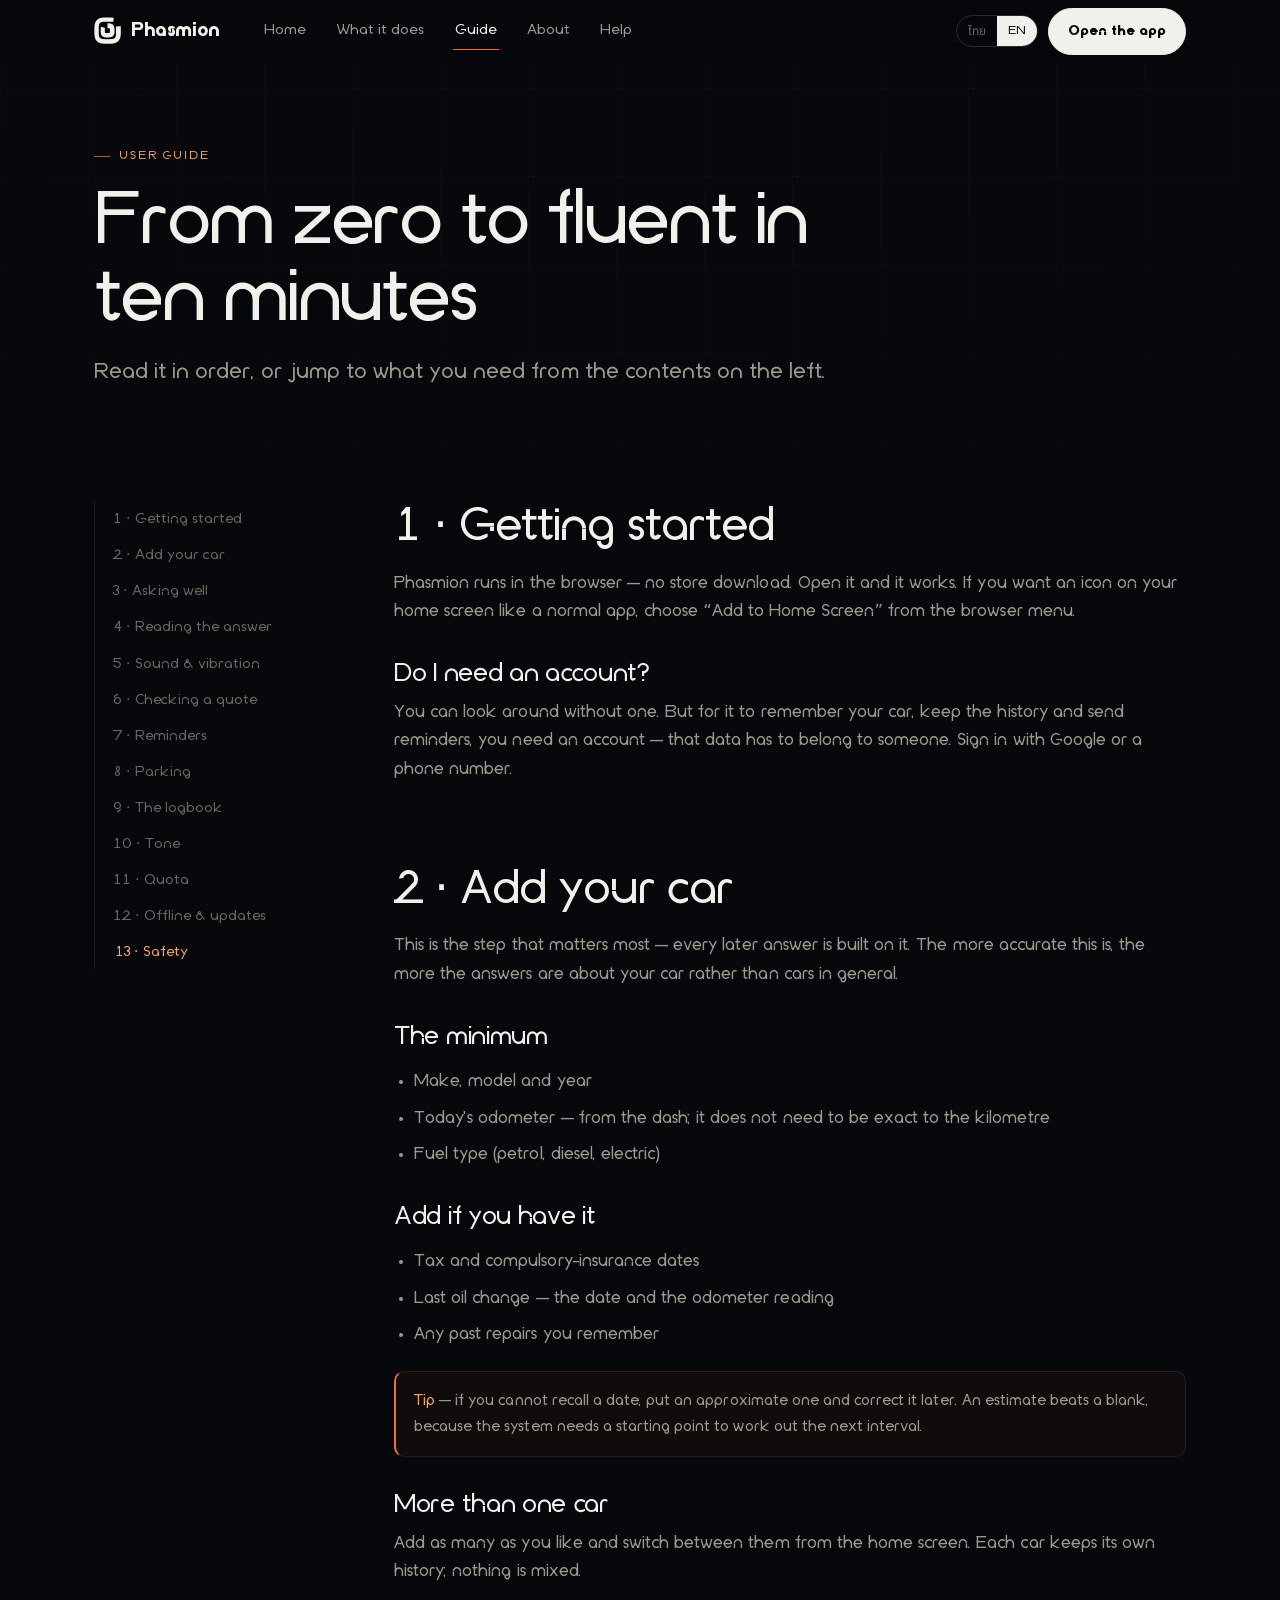
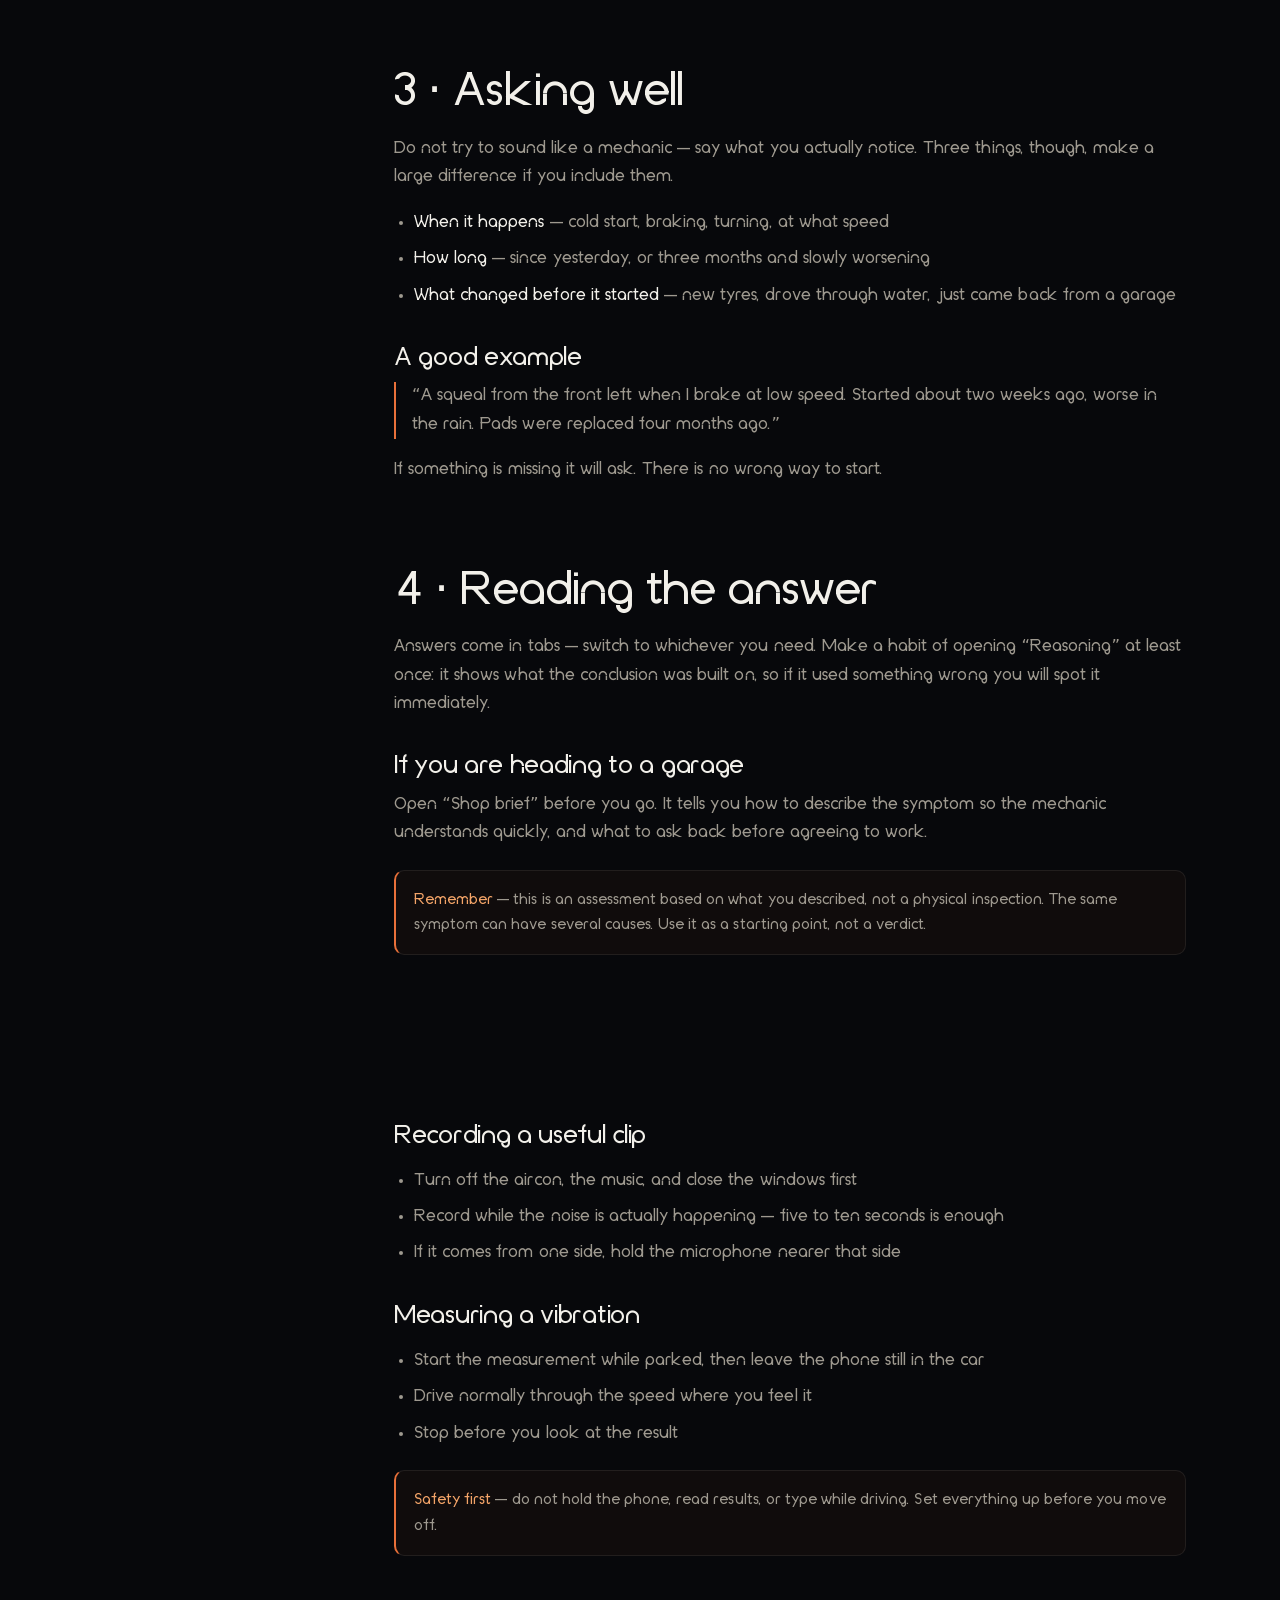
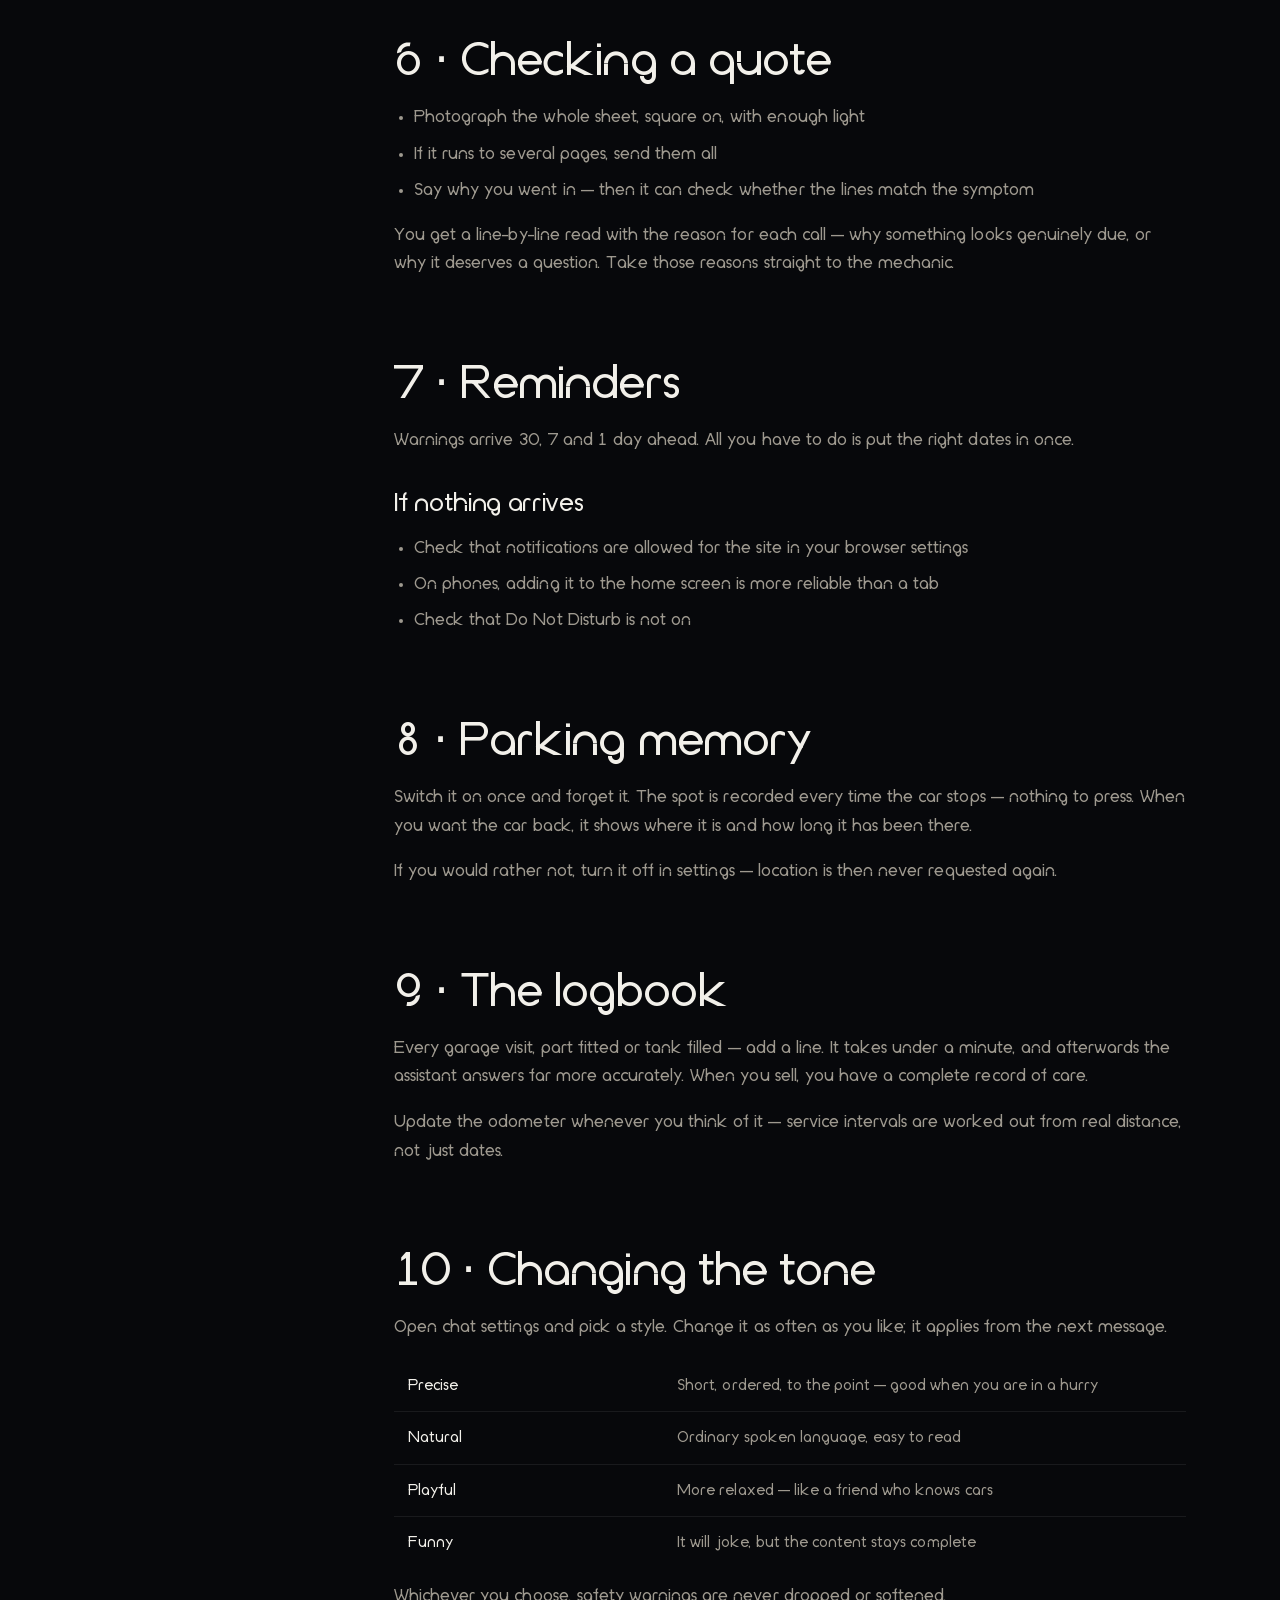
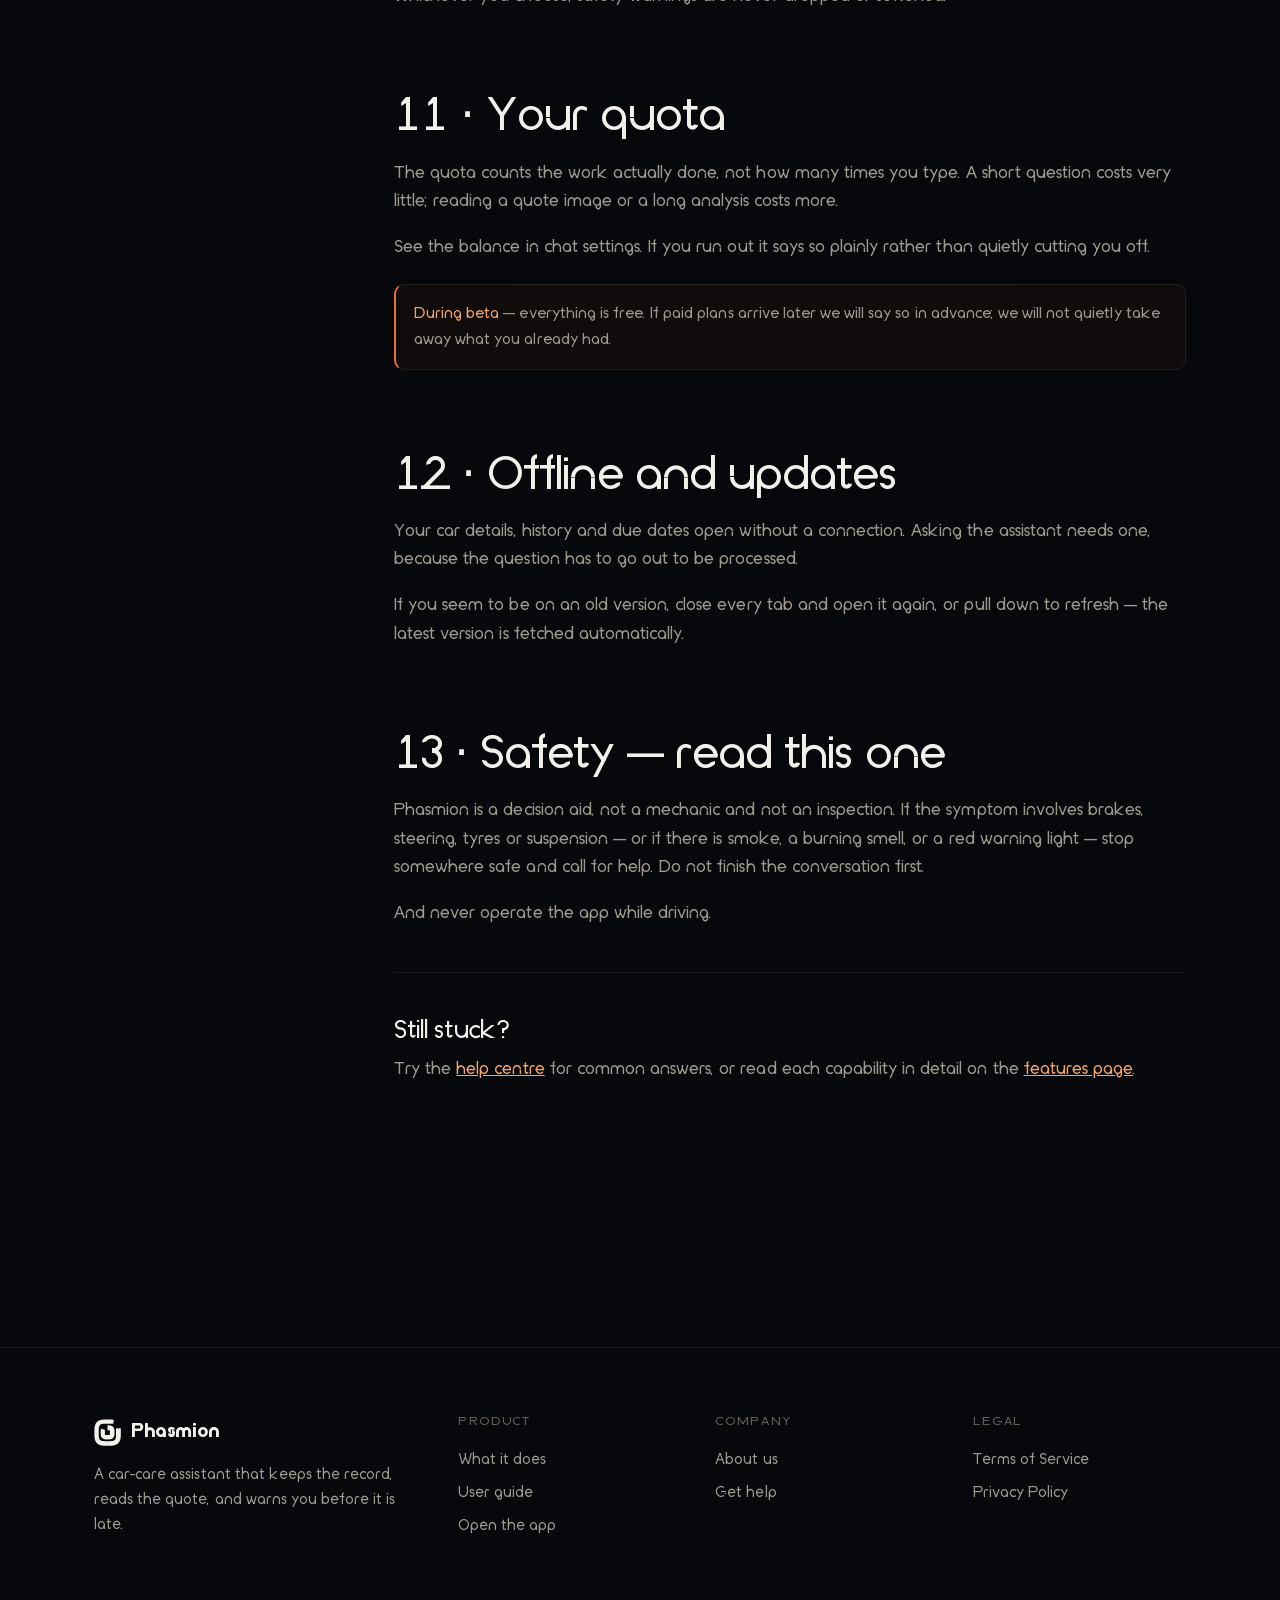
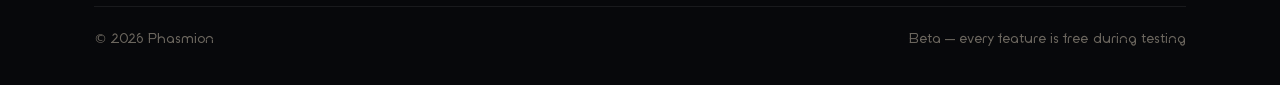
<file: guide.html>
<!doctype html>
<html lang="th">
<head>
<meta charset="utf-8">
<meta name="viewport" content="width=device-width,initial-scale=1,viewport-fit=cover">
<title>คู่มือใช้งาน — Phasmion</title>
<meta name="description" content="เริ่มต้นใช้ Phasmion ตั้งแต่ใส่รถคันแรก จนถึงการอ่านคำตอบให้เป็น">
<meta name="theme-color" content="#07080B">
<meta property="og:title" content="คู่มือใช้งาน — Phasmion">
<meta property="og:description" content="เริ่มต้นใช้ Phasmion ตั้งแต่ใส่รถคันแรก จนถึงการอ่านคำตอบให้เป็น">
<meta property="og:type" content="website">
<link rel="icon" href="assets/favicon.svg" type="image/svg+xml">
<link rel="preload" href="fonts/Spire09-Medium.woff2" as="font" type="font/woff2" crossorigin>
<link rel="preconnect" href="https://fonts.gstatic.com" crossorigin>
<link rel="stylesheet" href="assets/site.css">
<!-- ฟอนต์ไทยโหลดแบบไม่บล็อกการวาดหน้า ถ้าโหลดไม่ได้ก็ตกไปใช้ฟอนต์ระบบ -->
<link rel="stylesheet" media="print" onload="this.media='all'"
  href="https://fonts.googleapis.com/css2?family=Noto+Sans+Thai:wght@300;400;500;600;700&display=swap">
<noscript><link rel="stylesheet"
  href="https://fonts.googleapis.com/css2?family=Noto+Sans+Thai:wght@300;400;500;600;700&display=swap"></noscript>
<noscript><style>
  /* ถ้าสคริปต์ไม่ทำงาน เนื้อหาต้องยังอ่านได้ครบ ห้ามหายไปทั้งหน้า */
  .rv{opacity:1!important;transform:none!important}
  .pop{opacity:1!important;transform:none!important}
  .dash{stroke-dashoffset:0!important}
  .grow{transform:none!important}
</style></noscript>
</head>
<body>
<a class="skip" href="#main" data-th="ข้ามไปเนื้อหา" data-en="Skip to content">ข้ามไปเนื้อหา</a>
<header class="nav">
  <div class="nav-in">
    <a class="brand" href="index.html" aria-label="Phasmion">
      <svg class="mk" viewBox="0 0 200 200" fill="currentColor" aria-hidden="true"><path d="M99.6 83.0 108.3 83.0 111.5 83.1 113.6 83.3 115.0 83.5 115.9 83.7 116.4 83.8 116.6 83.8 116.6 83.8 116.5 83.7 116.4 83.5 116.3 83.3 116.3 83.3 116.5 83.4 116.7 83.9 116.9 84.7 117.2 86.0 117.5 88.0 117.7 90.9 117.9 96.5 117.9 107.5 117.8 111.0 117.6 113.3 117.4 114.9 117.2 116.0 117.0 116.6 116.9 117.0 116.9 117.1 117.0 117.1 117.1 117.0 117.2 117.0 117.2 117.1 117.0 117.2 116.5 117.4 115.7 117.7 114.4 118.0 112.6 118.3 109.8 118.6 105.1 118.7 93.6 118.7 89.5 118.7 87.0 118.5 85.2 118.3 84.0 118.1 83.2 117.9 82.7 117.7 82.4 117.6 82.4 117.6 82.3 117.7 82.3 117.7 82.2 117.6 82.0 117.4 81.8 117.0 81.5 116.1 81.2 114.9 80.9 113.1 80.6 110.5 80.5 106.4 80.4 94.9 80.5 90.1 80.6 87.3 80.8 85.4 81.0 84.0 81.3 83.0 82.0 81.0 L53.4 71.3 52.5 73.3 51.5 76.8 50.7 80.5 50.1 84.4 49.8 88.9 49.6 94.7 49.6 106.7 49.7 112.1 50.0 116.4 50.5 120.3 51.3 124.0 52.3 127.5 53.7 130.9 55.4 134.2 57.5 137.3 59.9 140.1 62.7 142.6 65.7 144.7 68.9 146.6 72.3 148.0 75.9 149.2 79.6 150.0 83.5 150.6 87.9 151.0 93.3 151.2 105.3 151.3 111.2 151.2 115.7 150.9 119.7 150.5 123.5 149.7 127.1 148.7 130.6 147.4 134.0 145.7 137.2 143.6 140.1 141.2 142.8 138.4 145.1 135.4 147.0 132.1 148.6 128.7 149.8 125.1 150.7 121.3 151.4 117.4 151.8 113.1 152.1 107.9 152.1 96.4 152.1 89.8 151.9 85.1 151.4 81.0 150.7 77.1 149.8 73.3 148.5 69.7 146.8 66.2 144.8 62.9 142.4 59.9 139.6 57.1 136.5 54.6 133.2 52.6 129.7 50.9 126.0 49.6 122.3 48.6 118.3 47.9 114.1 47.4 109.1 47.1 100.4 47.0Z"/><path d="M162.3 69.9 162.9 78.9 163.1 93.5 163.0 118.3 162.7 127.3 162.1 133.8 161.3 138.9 160.4 143.0 159.3 146.3 158.2 149.1 156.9 151.3 155.5 153.2 154.0 154.9 152.3 156.4 150.3 157.8 147.8 159.1 144.8 160.3 141.0 161.4 136.4 162.3 130.6 163.1 123.0 163.6 110.9 163.9 84.1 163.9 74.2 163.6 67.3 163.1 61.9 162.4 57.5 161.4 54.0 160.4 51.1 159.2 48.6 157.9 46.6 156.5 44.8 155.0 43.2 153.2 41.8 151.2 40.4 148.7 39.1 145.7 38.0 142.1 37.0 137.6 36.2 132.0 35.6 124.8 35.2 114.1 35.2 86.9 35.4 75.8 35.9 68.4 36.6 62.7 37.5 58.1 38.6 54.4 39.8 51.2 41.1 48.6 42.5 46.4 44.1 44.6 45.9 42.9 47.9 41.3 50.4 39.9 53.3 38.6 56.9 37.4 61.3 36.3 66.7 35.5 73.6 34.8 83.2 34.4 109.6 34.3 122.4 34.5 130.3 34.9 136.4 35.6 142.4 36.7 L146.9 6.8 140.9 5.6 133.0 4.6 123.5 4.0 109.7 3.7 82.9 3.7 71.8 4.1 63.1 4.8 55.6 5.9 48.8 7.4 42.4 9.4 36.6 11.9 31.1 14.9 26.0 18.5 21.5 22.6 17.4 27.3 13.9 32.4 10.9 38.0 8.5 44.0 6.5 50.4 5.0 57.4 3.9 65.2 3.2 74.4 2.9 86.7 2.8 114.3 3.1 126.3 3.8 135.3 4.8 143.1 6.2 150.1 8.1 156.6 10.6 162.7 13.5 168.3 17.1 173.5 21.2 178.3 25.8 182.5 30.9 186.2 36.4 189.3 42.4 191.9 48.9 194.0 55.8 195.6 63.5 196.7 72.4 197.5 83.7 197.9 111.0 198.0 124.3 197.8 133.7 197.3 141.8 196.3 149.0 194.9 155.6 193.1 161.8 190.7 167.6 187.9 173.0 184.4 177.9 180.3 182.3 175.7 186.2 170.7 189.5 165.1 192.2 159.1 194.4 152.7 196.1 145.8 197.4 138.2 198.3 129.6 198.7 118.9 198.9 93.4 198.8 77.9 198.3 68.9Z"/></svg>
      <span class="wm">Phasmion</span>
    </a>
    <nav class="nav-links">
      <a href="index.html"   data-th="หน้าแรก"    data-en="Home">หน้าแรก</a>
      <a href="features.html" data-th="ความสามารถ" data-en="What it does">ความสามารถ</a>
      <a href="guide.html" aria-current="page"   data-th="คู่มือใช้งาน" data-en="Guide">คู่มือใช้งาน</a>
      <a href="about.html"   data-th="ความเป็นมา"  data-en="About">ความเป็นมา</a>
      <a href="help.html"    data-th="ช่วยเหลือ"   data-en="Help">ช่วยเหลือ</a>
    </nav>
    <div class="nav-right">
      <div class="lang" role="group" data-th-aria="เลือกภาษา" data-en-aria="Choose language">
        <button data-l="th" type="button">ไทย</button><button data-l="en" type="button">EN</button>
      </div>
      <a class="btn btn-solid" href="https://carspirethailand.github.io/Cendon-Beta/index.html" target="_blank" rel="noopener"
         data-th="เปิดแอป" data-en="Open the app">เปิดแอป</a>
      <button class="burger" type="button" aria-expanded="false"
              data-th-aria="เมนู" data-en-aria="Menu"><span></span><span></span><span></span></button>
    </div>
  </div>
</header>
<main id="main">
<section style="padding-top:clamp(40px,7vw,76px)">
  <div class="wrap">
    <div class="rv" style="max-width:62ch">
      <p class="eyebrow" data-th="คู่มือใช้งาน" data-en="User guide">คู่มือใช้งาน</p>
      <h1 data-th="เริ่มจากศูนย์ ใช้เป็นภายในสิบนาที" data-en="From zero to fluent in ten minutes">
        เริ่มจากศูนย์ ใช้เป็นภายในสิบนาที</h1>
      <p class="lede" style="margin-top:18px"
         data-th="อ่านตามลำดับก็ได้ หรือกดข้ามไปหัวข้อที่ต้องการจากสารบัญด้านซ้าย"
         data-en="Read it in order, or jump to what you need from the contents on the left.">
        อ่านตามลำดับก็ได้ หรือกดข้ามไปหัวข้อที่ต้องการจากสารบัญด้านซ้าย</p>
    </div>
  </div>
</section>

<section class="sec-tight" style="padding-top:clamp(20px,3vw,32px)">
  <div class="wrap doc">
    <nav class="toc" aria-label="สารบัญ">
      <a href="#start"   data-th="1 · เริ่มต้น"        data-en="1 · Getting started">1 · เริ่มต้น</a>
      <a href="#car"     data-th="2 · ใส่รถของคุณ"     data-en="2 · Add your car">2 · ใส่รถของคุณ</a>
      <a href="#ask"     data-th="3 · ถามให้ได้คำตอบดี" data-en="3 · Asking well">3 · ถามให้ได้คำตอบดี</a>
      <a href="#read"    data-th="4 · อ่านคำตอบให้เป็น" data-en="4 · Reading the answer">4 · อ่านคำตอบให้เป็น</a>
      <a href="#sound"   data-th="5 · อัดเสียงและวัดสั่น" data-en="5 · Sound &amp; vibration">5 · อัดเสียงและวัดสั่น</a>
      <a href="#quote"   data-th="6 · ตรวจใบเสนอราคา"   data-en="6 · Checking a quote">6 · ตรวจใบเสนอราคา</a>
      <a href="#remind"  data-th="7 · ตั้งเตือน"        data-en="7 · Reminders">7 · ตั้งเตือน</a>
      <a href="#park"    data-th="8 · จำที่จอด"         data-en="8 · Parking">8 · จำที่จอด</a>
      <a href="#book"    data-th="9 · สมุดประวัติ"      data-en="9 · The logbook">9 · สมุดประวัติ</a>
      <a href="#tone"    data-th="10 · ปรับวิธีพูด"     data-en="10 · Tone">10 · ปรับวิธีพูด</a>
      <a href="#quota"   data-th="11 · โควตา"           data-en="11 · Quota">11 · โควตา</a>
      <a href="#offline" data-th="12 · ออฟไลน์และอัปเดต" data-en="12 · Offline &amp; updates">12 · ออฟไลน์และอัปเดต</a>
      <a href="#safety"  data-th="13 · ความปลอดภัย"     data-en="13 · Safety">13 · ความปลอดภัย</a>
    </nav>

    <div class="doc-body">

      <h2 id="start" class="rv" data-th="1 · เริ่มต้น" data-en="1 · Getting started">1 · เริ่มต้น</h2>
      <div class="rv">
        <p data-th="Phasmion ทำงานบนเบราว์เซอร์ ไม่ต้องโหลดจากสโตร์ เปิดเว็บแล้วใช้ได้เลย ถ้าอยากให้มีไอคอนบนหน้าจอเหมือนแอปทั่วไป ให้เลือก “เพิ่มไปยังหน้าจอโฮม” จากเมนูเบราว์เซอร์"
           data-en="Phasmion runs in the browser — no store download. Open it and it works. If you want an icon on your home screen like a normal app, choose “Add to Home Screen” from the browser menu.">
          Phasmion ทำงานบนเบราว์เซอร์ ไม่ต้องโหลดจากสโตร์ เปิดเว็บแล้วใช้ได้เลย ถ้าอยากให้มีไอคอนบนหน้าจอเหมือนแอปทั่วไป ให้เลือก “เพิ่มไปยังหน้าจอโฮม” จากเมนูเบราว์เซอร์</p>
        <h3 data-th="ต้องสมัครไหม" data-en="Do I need an account?">ต้องสมัครไหม</h3>
        <p data-th="ลองดูรอบ ๆ ได้โดยไม่ต้องสมัคร แต่ถ้าอยากให้ระบบจำรถ จำประวัติ และเตือนวันสำคัญ ต้องมีบัญชี เพราะข้อมูลพวกนี้ต้องผูกกับใครสักคน เข้าสู่ระบบได้ด้วยบัญชี Google หรือเบอร์โทรศัพท์"
           data-en="You can look around without one. But for it to remember your car, keep the history and send reminders, you need an account — that data has to belong to someone. Sign in with Google or a phone number.">
          ลองดูรอบ ๆ ได้โดยไม่ต้องสมัคร แต่ถ้าอยากให้ระบบจำรถ จำประวัติ และเตือนวันสำคัญ ต้องมีบัญชี เพราะข้อมูลพวกนี้ต้องผูกกับใครสักคน เข้าสู่ระบบได้ด้วยบัญชี Google หรือเบอร์โทรศัพท์</p>
      </div>

      <h2 id="car" class="rv" data-th="2 · ใส่รถของคุณ" data-en="2 · Add your car">2 · ใส่รถของคุณ</h2>
      <div class="rv">
        <p data-th="นี่คือขั้นที่สำคัญที่สุด เพราะทุกคำตอบหลังจากนี้จะอิงข้อมูลตรงนี้ ยิ่งใส่ละเอียดเท่าไหร่ คำตอบยิ่งตรงกับรถของคุณจริง ๆ"
           data-en="This is the step that matters most — every later answer is built on it. The more accurate this is, the more the answers are about your car rather than cars in general.">
          นี่คือขั้นที่สำคัญที่สุด เพราะทุกคำตอบหลังจากนี้จะอิงข้อมูลตรงนี้ ยิ่งใส่ละเอียดเท่าไหร่ คำตอบยิ่งตรงกับรถของคุณจริง ๆ</p>
        <h3 data-th="อย่างน้อยต้องมี" data-en="The minimum">อย่างน้อยต้องมี</h3>
        <ul>
          <li data-th="ยี่ห้อ รุ่น และปี" data-en="Make, model and year">ยี่ห้อ รุ่น และปี</li>
          <li data-th="เลขไมล์ปัจจุบัน — ดูจากหน้าปัด ไม่ต้องเป๊ะถึงหลักหน่วย" data-en="Today's odometer — from the dash; it does not need to be exact to the kilometre">เลขไมล์ปัจจุบัน — ดูจากหน้าปัด ไม่ต้องเป๊ะถึงหลักหน่วย</li>
          <li data-th="ชนิดเชื้อเพลิง (เบนซิน ดีเซล ไฟฟ้า)" data-en="Fuel type (petrol, diesel, electric)">ชนิดเชื้อเพลิง (เบนซิน ดีเซล ไฟฟ้า)</li>
        </ul>
        <h3 data-th="ใส่เพิ่มได้ถ้ามี" data-en="Add if you have it">ใส่เพิ่มได้ถ้ามี</h3>
        <ul>
          <li data-th="วันต่อภาษีและวันหมด พ.ร.บ." data-en="Tax and compulsory-insurance dates">วันต่อภาษีและวันหมด พ.ร.บ.</li>
          <li data-th="วันเปลี่ยนถ่ายน้ำมันเครื่องครั้งล่าสุด และเลขไมล์ตอนนั้น" data-en="Last oil change — the date and the odometer reading">วันเปลี่ยนถ่ายน้ำมันเครื่องครั้งล่าสุด และเลขไมล์ตอนนั้น</li>
          <li data-th="ประวัติการซ่อมที่ผ่านมาเท่าที่จำได้" data-en="Any past repairs you remember">ประวัติการซ่อมที่ผ่านมาเท่าที่จำได้</li>
        </ul>
        <div class="note">
          <p data-th-html="<b>เคล็ดลับ</b> — ถ้าจำวันไม่ได้ ใส่ประมาณไปก่อนแล้วแก้ทีหลังได้ ดีกว่าเว้นว่าง เพราะระบบต้องมีจุดตั้งต้นถึงจะคำนวณรอบถัดไปได้"
             data-en-html="<b>Tip</b> — if you cannot recall a date, put an approximate one and correct it later. An estimate beats a blank, because the system needs a starting point to work out the next interval."><b>เคล็ดลับ</b> — ถ้าจำวันไม่ได้ ใส่ประมาณไปก่อนแล้วแก้ทีหลังได้ ดีกว่าเว้นว่าง เพราะระบบต้องมีจุดตั้งต้นถึงจะคำนวณรอบถัดไปได้</p>
        </div>
        <h3 data-th="มีรถหลายคัน" data-en="More than one car">มีรถหลายคัน</h3>
        <p data-th="ใส่ได้หลายคัน แล้วสลับได้จากหน้าแรก ประวัติของแต่ละคันแยกกันสมบูรณ์ ไม่ปนกัน"
           data-en="Add as many as you like and switch between them from the home screen. Each car keeps its own history; nothing is mixed.">
          ใส่ได้หลายคัน แล้วสลับได้จากหน้าแรก ประวัติของแต่ละคันแยกกันสมบูรณ์ ไม่ปนกัน</p>
      </div>

      <h2 id="ask" class="rv" data-th="3 · ถามให้ได้คำตอบดี" data-en="3 · Asking well">3 · ถามให้ได้คำตอบดี</h2>
      <div class="rv">
        <p data-th="ไม่ต้องพยายามพูดให้เหมือนช่าง พูดอย่างที่คุณรู้สึกจริง ๆ ดีกว่า แต่มีสามอย่างที่ถ้าใส่มาด้วยจะช่วยได้มาก"
           data-en="Do not try to sound like a mechanic — say what you actually notice. Three things, though, make a large difference if you include them.">
          ไม่ต้องพยายามพูดให้เหมือนช่าง พูดอย่างที่คุณรู้สึกจริง ๆ ดีกว่า แต่มีสามอย่างที่ถ้าใส่มาด้วยจะช่วยได้มาก</p>
        <ul>
          <li data-th-html="<strong>เกิดตอนไหน</strong> — ตอนสตาร์ตเย็น ตอนเบรก ตอนเลี้ยว ตอนความเร็วเท่าไหร่"
              data-en-html="<strong>When it happens</strong> — cold start, braking, turning, at what speed"><strong>เกิดตอนไหน</strong> — ตอนสตาร์ตเย็น ตอนเบรก ตอนเลี้ยว ตอนความเร็วเท่าไหร่</li>
          <li data-th-html="<strong>เป็นมานานเท่าไหร่</strong> — เพิ่งเป็นเมื่อวาน หรือเป็นมาสามเดือนแล้วค่อย ๆ แย่ลง"
              data-en-html="<strong>How long</strong> — since yesterday, or three months and slowly worsening"><strong>เป็นมานานเท่าไหร่</strong> — เพิ่งเป็นเมื่อวาน หรือเป็นมาสามเดือนแล้วค่อย ๆ แย่ลง</li>
          <li data-th-html="<strong>มีอะไรเปลี่ยนไปก่อนหน้านั้น</strong> — เพิ่งเปลี่ยนยาง เพิ่งลุยน้ำ เพิ่งเข้าอู่มา"
              data-en-html="<strong>What changed before it started</strong> — new tyres, drove through water, just came back from a garage"><strong>มีอะไรเปลี่ยนไปก่อนหน้านั้น</strong> — เพิ่งเปลี่ยนยาง เพิ่งลุยน้ำ เพิ่งเข้าอู่มา</li>
        </ul>
        <h3 data-th="ตัวอย่างที่ดี" data-en="A good example">ตัวอย่างที่ดี</h3>
        <p style="border-left:2px solid var(--warm);padding-left:16px"
           data-th="“เบรกตอนความเร็วต่ำแล้วมีเสียงเอี๊ยดจากล้อหน้าซ้าย เป็นมาประมาณสองสัปดาห์ ตอนฝนตกดังกว่าปกติ เพิ่งเปลี่ยนผ้าเบรกไปเมื่อสี่เดือนก่อน”"
           data-en="“A squeal from the front left when I brake at low speed. Started about two weeks ago, worse in the rain. Pads were replaced four months ago.”">
          “เบรกตอนความเร็วต่ำแล้วมีเสียงเอี๊ยดจากล้อหน้าซ้าย เป็นมาประมาณสองสัปดาห์ ตอนฝนตกดังกว่าปกติ เพิ่งเปลี่ยนผ้าเบรกไปเมื่อสี่เดือนก่อน”</p>
        <p data-th="ถ้าคุณให้ข้อมูลไม่ครบ ระบบจะถามกลับเอง ไม่ต้องกังวลว่าจะถามผิด"
           data-en="If something is missing it will ask. There is no wrong way to start.">
          ถ้าคุณให้ข้อมูลไม่ครบ ระบบจะถามกลับเอง ไม่ต้องกังวลว่าจะถามผิด</p>
      </div>

      <h2 id="read" class="rv" data-th="4 · อ่านคำตอบให้เป็น" data-en="4 · Reading the answer">4 · อ่านคำตอบให้เป็น</h2>
      <div class="rv">
        <p data-th="คำตอบแบ่งเป็นแท็บ กดสลับได้ตามที่ต้องการตอนนั้น สิ่งที่ควรทำเป็นนิสัยคือเปิดแท็บ “ที่มาของคำตอบ” ดูสักครั้ง เพราะมันบอกว่าระบบใช้ข้อมูลอะไรมาสรุป ถ้าเห็นว่าอ้างข้อมูลผิด คุณจะรู้ทันที"
           data-en="Answers come in tabs — switch to whichever you need. Make a habit of opening “Reasoning” at least once: it shows what the conclusion was built on, so if it used something wrong you will spot it immediately.">
          คำตอบแบ่งเป็นแท็บ กดสลับได้ตามที่ต้องการตอนนั้น สิ่งที่ควรทำเป็นนิสัยคือเปิดแท็บ “ที่มาของคำตอบ” ดูสักครั้ง เพราะมันบอกว่าระบบใช้ข้อมูลอะไรมาสรุป ถ้าเห็นว่าอ้างข้อมูลผิด คุณจะรู้ทันที</p>
        <h3 data-th="ถ้าจะเข้าอู่" data-en="If you are heading to a garage">ถ้าจะเข้าอู่</h3>
        <p data-th="เปิดแท็บ “เตรียมเข้าอู่” แล้วอ่านก่อนไป มันจะบอกว่าควรเล่าอาการยังไงให้ช่างเข้าใจเร็ว และควรถามอะไรกลับก่อนตกลงซ่อม"
           data-en="Open “Shop brief” before you go. It tells you how to describe the symptom so the mechanic understands quickly, and what to ask back before agreeing to work.">
          เปิดแท็บ “เตรียมเข้าอู่” แล้วอ่านก่อนไป มันจะบอกว่าควรเล่าอาการยังไงให้ช่างเข้าใจเร็ว และควรถามอะไรกลับก่อนตกลงซ่อม</p>
        <div class="note">
          <p data-th-html="<b>ข้อควรจำ</b> — คำตอบเป็นการประเมินจากสิ่งที่เล่า ไม่ใช่การตรวจจริง อาการเดียวกันเกิดได้จากหลายสาเหตุ ให้ใช้เป็นตัวช่วยตั้งต้น ไม่ใช่ข้อสรุปสุดท้าย"
             data-en-html="<b>Remember</b> — this is an assessment based on what you described, not a physical inspection. The same symptom can have several causes. Use it as a starting point, not a verdict."><b>ข้อควรจำ</b> — คำตอบเป็นการประเมินจากสิ่งที่เล่า ไม่ใช่การตรวจจริง อาการเดียวกันเกิดได้จากหลายสาเหตุ ให้ใช้เป็นตัวช่วยตั้งต้น ไม่ใช่ข้อสรุปสุดท้าย</p>
        </div>
      </div>

      <h2 id="sound" class="rv" data-th="5 · อัดเสียงและวัดอาการสั่น" data-en="5 · Sound and vibration">5 · อัดเสียงและวัดอาการสั่น</h2>
      <div class="rv">
        <h3 data-th="อัดเสียงยังไงให้ใช้ได้" data-en="Recording a useful clip">อัดเสียงยังไงให้ใช้ได้</h3>
        <ul>
          <li data-th="ปิดแอร์ ปิดเพลง ปิดกระจก แล้วค่อยอัด" data-en="Turn off the aircon, the music, and close the windows first">ปิดแอร์ ปิดเพลง ปิดกระจก แล้วค่อยอัด</li>
          <li data-th="อัดตอนที่เสียงดังจริง ๆ ประมาณ 5–10 วินาทีพอ" data-en="Record while the noise is actually happening — five to ten seconds is enough">อัดตอนที่เสียงดังจริง ๆ ประมาณ 5–10 วินาทีพอ</li>
          <li data-th="ถ้าเสียงมาจากด้านใดด้านหนึ่ง เอาไมค์เข้าใกล้ด้านนั้น" data-en="If it comes from one side, hold the microphone nearer that side">ถ้าเสียงมาจากด้านใดด้านหนึ่ง เอาไมค์เข้าใกล้ด้านนั้น</li>
        </ul>
        <h3 data-th="วัดอาการสั่นยังไง" data-en="Measuring a vibration">วัดอาการสั่นยังไง</h3>
        <ul>
          <li data-th="กดเริ่มวัดตอนจอดอยู่ แล้ววางมือถือไว้นิ่ง ๆ ในรถ" data-en="Start the measurement while parked, then leave the phone still in the car">กดเริ่มวัดตอนจอดอยู่ แล้ววางมือถือไว้นิ่ง ๆ ในรถ</li>
          <li data-th="ขับตามปกติผ่านช่วงความเร็วที่รู้สึกว่าสั่น" data-en="Drive normally through the speed where you feel it">ขับตามปกติผ่านช่วงความเร็วที่รู้สึกว่าสั่น</li>
          <li data-th="จอดก่อนแล้วค่อยดูผล" data-en="Stop before you look at the result">จอดก่อนแล้วค่อยดูผล</li>
        </ul>
        <div class="note">
          <p data-th-html="<b>ความปลอดภัยมาก่อน</b> — ห้ามจับมือถือ ห้ามอ่านผล และห้ามพิมพ์ระหว่างขับ ตั้งค่าให้เสร็จก่อนออกรถทุกครั้ง"
             data-en-html="<b>Safety first</b> — do not hold the phone, read results, or type while driving. Set everything up before you move off."><b>ความปลอดภัยมาก่อน</b> — ห้ามจับมือถือ ห้ามอ่านผล และห้ามพิมพ์ระหว่างขับ ตั้งค่าให้เสร็จก่อนออกรถทุกครั้ง</p>
        </div>
      </div>

      <h2 id="quote" class="rv" data-th="6 · ตรวจใบเสนอราคา" data-en="6 · Checking a quote">6 · ตรวจใบเสนอราคา</h2>
      <div class="rv">
        <ul>
          <li data-th="ถ่ายให้เห็นทั้งใบ ตรง ๆ ไม่เอียง แสงพอ" data-en="Photograph the whole sheet, square on, with enough light">ถ่ายให้เห็นทั้งใบ ตรง ๆ ไม่เอียง แสงพอ</li>
          <li data-th="ถ้าใบยาวหลายหน้า ถ่ายทีละหน้าแล้วส่งทั้งหมด" data-en="If it runs to several pages, send them all">ถ้าใบยาวหลายหน้า ถ่ายทีละหน้าแล้วส่งทั้งหมด</li>
          <li data-th="บอกด้วยว่าเข้าอู่เพราะอาการอะไร ระบบจะได้ดูว่ารายการตรงกับอาการไหม" data-en="Say why you went in — then it can check whether the lines match the symptom">บอกด้วยว่าเข้าอู่เพราะอาการอะไร ระบบจะได้ดูว่ารายการตรงกับอาการไหม</li>
        </ul>
        <p data-th="ผลที่ได้จะแยกเป็นรายการ พร้อมเหตุผลว่าทำไมถึงคิดว่าอันนี้ถึงรอบแล้ว หรือทำไมถึงควรถามเพิ่ม เอาเหตุผลนั้นไปคุยกับช่างได้ตรง ๆ"
           data-en="You get a line-by-line read with the reason for each call — why something looks genuinely due, or why it deserves a question. Take those reasons straight to the mechanic.">
          ผลที่ได้จะแยกเป็นรายการ พร้อมเหตุผลว่าทำไมถึงคิดว่าอันนี้ถึงรอบแล้ว หรือทำไมถึงควรถามเพิ่ม เอาเหตุผลนั้นไปคุยกับช่างได้ตรง ๆ</p>
      </div>

      <h2 id="remind" class="rv" data-th="7 · ตั้งเตือน" data-en="7 · Reminders">7 · ตั้งเตือน</h2>
      <div class="rv">
        <p data-th="ระบบจะเตือนล่วงหน้า 30 วัน 7 วัน และ 1 วัน ก่อนถึงกำหนด สิ่งที่คุณต้องทำมีแค่ใส่วันให้ถูกตั้งแต่แรก"
           data-en="Warnings arrive 30, 7 and 1 day ahead. All you have to do is put the right dates in once.">
          ระบบจะเตือนล่วงหน้า 30 วัน 7 วัน และ 1 วัน ก่อนถึงกำหนด สิ่งที่คุณต้องทำมีแค่ใส่วันให้ถูกตั้งแต่แรก</p>
        <h3 data-th="ถ้าไม่ได้รับแจ้งเตือน" data-en="If nothing arrives">ถ้าไม่ได้รับแจ้งเตือน</h3>
        <ul>
          <li data-th="ตรวจว่าอนุญาตให้เว็บส่งการแจ้งเตือนแล้วหรือยัง (ในตั้งค่าเบราว์เซอร์)" data-en="Check that notifications are allowed for the site in your browser settings">ตรวจว่าอนุญาตให้เว็บส่งการแจ้งเตือนแล้วหรือยัง (ในตั้งค่าเบราว์เซอร์)</li>
          <li data-th="บนมือถือ ถ้าเพิ่มลงหน้าจอโฮมแล้วจะเสถียรกว่าเปิดในแท็บ" data-en="On phones, adding it to the home screen is more reliable than a tab">บนมือถือ ถ้าเพิ่มลงหน้าจอโฮมแล้วจะเสถียรกว่าเปิดในแท็บ</li>
          <li data-th="ตรวจว่าโหมดห้ามรบกวนไม่ได้เปิดอยู่" data-en="Check that Do Not Disturb is not on">ตรวจว่าโหมดห้ามรบกวนไม่ได้เปิดอยู่</li>
        </ul>
      </div>

      <h2 id="park" class="rv" data-th="8 · จำที่จอด" data-en="8 · Parking memory">8 · จำที่จอด</h2>
      <div class="rv">
        <p data-th="เปิดครั้งเดียวแล้วลืมไปได้เลย ระบบจะบันทึกจุดจอดให้เองทุกครั้งที่รถหยุด ไม่ต้องกดอะไร ตอนจะกลับไปหารถก็เปิดดูได้ว่าอยู่ตรงไหน จอดมากี่ชั่วโมงแล้ว"
           data-en="Switch it on once and forget it. The spot is recorded every time the car stops — nothing to press. When you want the car back, it shows where it is and how long it has been there.">
          เปิดครั้งเดียวแล้วลืมไปได้เลย ระบบจะบันทึกจุดจอดให้เองทุกครั้งที่รถหยุด ไม่ต้องกดอะไร ตอนจะกลับไปหารถก็เปิดดูได้ว่าอยู่ตรงไหน จอดมากี่ชั่วโมงแล้ว</p>
        <p data-th="ถ้าไม่อยากใช้ ปิดได้ในหน้าตั้งค่า เมื่อปิดแล้วระบบจะไม่ขอตำแหน่งอีกเลย"
           data-en="If you would rather not, turn it off in settings — location is then never requested again.">
          ถ้าไม่อยากใช้ ปิดได้ในหน้าตั้งค่า เมื่อปิดแล้วระบบจะไม่ขอตำแหน่งอีกเลย</p>
      </div>

      <h2 id="book" class="rv" data-th="9 · สมุดประวัติรถ" data-en="9 · The logbook">9 · สมุดประวัติรถ</h2>
      <div class="rv">
        <p data-th="ทุกครั้งที่เข้าอู่ เปลี่ยนอะไหล่ หรือเติมน้ำมัน ใส่ไว้สักบรรทัด ใช้เวลาไม่ถึงนาที แต่หลังจากนั้นระบบจะใช้ประวัตินี้ตอบคำถามได้แม่นขึ้นมาก และตอนขายต่อคุณมีหลักฐานการดูแลครบ"
           data-en="Every garage visit, part fitted or tank filled — add a line. It takes under a minute, and afterwards the assistant answers far more accurately. When you sell, you have a complete record of care.">
          ทุกครั้งที่เข้าอู่ เปลี่ยนอะไหล่ หรือเติมน้ำมัน ใส่ไว้สักบรรทัด ใช้เวลาไม่ถึงนาที แต่หลังจากนั้นระบบจะใช้ประวัตินี้ตอบคำถามได้แม่นขึ้นมาก และตอนขายต่อคุณมีหลักฐานการดูแลครบ</p>
        <p data-th="อัปเดตเลขไมล์ทุกครั้งที่นึกได้ เพราะรอบเปลี่ยนถ่ายคำนวณจากระยะทางจริง ไม่ใช่จากปฏิทินอย่างเดียว"
           data-en="Update the odometer whenever you think of it — service intervals are worked out from real distance, not just dates.">
          อัปเดตเลขไมล์ทุกครั้งที่นึกได้ เพราะรอบเปลี่ยนถ่ายคำนวณจากระยะทางจริง ไม่ใช่จากปฏิทินอย่างเดียว</p>
      </div>

      <h2 id="tone" class="rv" data-th="10 · ปรับวิธีพูดของผู้ช่วย" data-en="10 · Changing the tone">10 · ปรับวิธีพูดของผู้ช่วย</h2>
      <div class="rv">
        <p data-th="เปิดหน้าตั้งค่าของแชต แล้วเลือกสไตล์ที่อยากได้ เปลี่ยนกี่ครั้งก็ได้ มีผลกับข้อความถัดไปทันที"
           data-en="Open chat settings and pick a style. Change it as often as you like; it applies from the next message.">
          เปิดหน้าตั้งค่าของแชต แล้วเลือกสไตล์ที่อยากได้ เปลี่ยนกี่ครั้งก็ได้ มีผลกับข้อความถัดไปทันที</p>
        <table class="tbl">
          <tr><td data-th="เป็นระเบียบ" data-en="Precise">เป็นระเบียบ</td>
              <td class="dim" data-th="สั้น ตรงประเด็น เป็นข้อ ๆ เหมาะตอนรีบ" data-en="Short, ordered, to the point — good when you are in a hurry">สั้น ตรงประเด็น เป็นข้อ ๆ เหมาะตอนรีบ</td></tr>
          <tr><td data-th="เหมือนคนทั่วไป" data-en="Natural">เหมือนคนทั่วไป</td>
              <td class="dim" data-th="ภาษาพูดปกติ อ่านสบาย" data-en="Ordinary spoken language, easy to read">ภาษาพูดปกติ อ่านสบาย</td></tr>
          <tr><td data-th="ติดเล่น" data-en="Playful">ติดเล่น</td>
              <td class="dim" data-th="เป็นกันเองขึ้น เหมือนเพื่อนที่รู้เรื่องรถ" data-en="More relaxed — like a friend who knows cars">เป็นกันเองขึ้น เหมือนเพื่อนที่รู้เรื่องรถ</td></tr>
          <tr><td data-th="ตลก" data-en="Funny">ตลก</td>
              <td class="dim" data-th="มีมุกแทรก แต่เนื้อหายังครบเหมือนเดิม" data-en="It will joke, but the content stays complete">มีมุกแทรก แต่เนื้อหายังครบเหมือนเดิม</td></tr>
        </table>
        <p style="margin-top:14px"
           data-th="ไม่ว่าเลือกแบบไหน คำเตือนเรื่องความปลอดภัยจะไม่ถูกตัดทิ้งหรือทำให้เบาลง"
           data-en="Whichever you choose, safety warnings are never dropped or softened.">
          ไม่ว่าเลือกแบบไหน คำเตือนเรื่องความปลอดภัยจะไม่ถูกตัดทิ้งหรือทำให้เบาลง</p>
      </div>

      <h2 id="quota" class="rv" data-th="11 · โควตาการใช้งาน" data-en="11 · Your quota">11 · โควตาการใช้งาน</h2>
      <div class="rv">
        <p data-th="โควตานับตามปริมาณงานที่ระบบทำจริง ไม่ใช่จำนวนครั้งที่คุณพิมพ์ คำถามสั้นใช้น้อยมาก ส่วนการอ่านรูปใบเสนอราคาหรือวิเคราะห์ยาว ๆ ใช้มากกว่า"
           data-en="The quota counts the work actually done, not how many times you type. A short question costs very little; reading a quote image or a long analysis costs more.">
          โควตานับตามปริมาณงานที่ระบบทำจริง ไม่ใช่จำนวนครั้งที่คุณพิมพ์ คำถามสั้นใช้น้อยมาก ส่วนการอ่านรูปใบเสนอราคาหรือวิเคราะห์ยาว ๆ ใช้มากกว่า</p>
        <p data-th="ดูยอดคงเหลือได้ในหน้าตั้งค่าของแชต ถ้าใช้หมด ระบบจะบอกตรง ๆ ว่าหมดแล้ว ไม่ตัดบทเงียบ ๆ"
           data-en="See the balance in chat settings. If you run out it says so plainly rather than quietly cutting you off.">
          ดูยอดคงเหลือได้ในหน้าตั้งค่าของแชต ถ้าใช้หมด ระบบจะบอกตรง ๆ ว่าหมดแล้ว ไม่ตัดบทเงียบ ๆ</p>
        <div class="note">
          <p data-th-html="<b>ช่วงเบต้า</b> — ตอนนี้ใช้ได้ทุกฟีเจอร์โดยไม่มีค่าใช้จ่าย ถ้าจะมีแพ็กเกจแบบเสียเงินในอนาคต เราจะแจ้งล่วงหน้า ไม่ตัดของที่เคยให้ไปแล้วแบบเงียบ ๆ"
             data-en-html="<b>During beta</b> — everything is free. If paid plans arrive later we will say so in advance; we will not quietly take away what you already had."><b>ช่วงเบต้า</b> — ตอนนี้ใช้ได้ทุกฟีเจอร์โดยไม่มีค่าใช้จ่าย ถ้าจะมีแพ็กเกจแบบเสียเงินในอนาคต เราจะแจ้งล่วงหน้า ไม่ตัดของที่เคยให้ไปแล้วแบบเงียบ ๆ</p>
        </div>
      </div>

      <h2 id="offline" class="rv" data-th="12 · ออฟไลน์และการอัปเดต" data-en="12 · Offline and updates">12 · ออฟไลน์และการอัปเดต</h2>
      <div class="rv">
        <p data-th="เปิดดูข้อมูลรถ ประวัติ และวันครบกำหนดได้แม้ไม่มีเน็ต แต่การถามผู้ช่วยต้องต่อเน็ต เพราะต้องส่งคำถามออกไปประมวลผล"
           data-en="Your car details, history and due dates open without a connection. Asking the assistant needs one, because the question has to go out to be processed.">
          เปิดดูข้อมูลรถ ประวัติ และวันครบกำหนดได้แม้ไม่มีเน็ต แต่การถามผู้ช่วยต้องต่อเน็ต เพราะต้องส่งคำถามออกไปประมวลผล</p>
        <p data-th="ถ้าเห็นว่าหน้าจอยังเป็นเวอร์ชันเก่า ให้ปิดแท็บทั้งหมดแล้วเปิดใหม่ หรือดึงหน้าจอลงเพื่อรีเฟรช ระบบจะดึงเวอร์ชันล่าสุดมาให้เอง"
           data-en="If you seem to be on an old version, close every tab and open it again, or pull down to refresh — the latest version is fetched automatically.">
          ถ้าเห็นว่าหน้าจอยังเป็นเวอร์ชันเก่า ให้ปิดแท็บทั้งหมดแล้วเปิดใหม่ หรือดึงหน้าจอลงเพื่อรีเฟรช ระบบจะดึงเวอร์ชันล่าสุดมาให้เอง</p>
      </div>

      <h2 id="safety" class="rv" data-th="13 · ความปลอดภัย — อ่านข้อนี้" data-en="13 · Safety — read this one">13 · ความปลอดภัย — อ่านข้อนี้</h2>
      <div class="rv">
        <p data-th="Phasmion เป็นเครื่องมือช่วยตัดสินใจ ไม่ใช่ช่างและไม่ใช่การตรวจสภาพรถ ถ้าอาการที่เจอเกี่ยวกับเบรก พวงมาลัย ยาง ระบบกันสะเทือน หรือมีควัน มีกลิ่นไหม้ หรือไฟเตือนสีแดงขึ้น ให้หยุดรถในที่ปลอดภัยแล้วเรียกช่าง อย่ารอถามให้จบก่อน"
           data-en="Phasmion is a decision aid, not a mechanic and not an inspection. If the symptom involves brakes, steering, tyres or suspension — or if there is smoke, a burning smell, or a red warning light — stop somewhere safe and call for help. Do not finish the conversation first.">
          Phasmion เป็นเครื่องมือช่วยตัดสินใจ ไม่ใช่ช่างและไม่ใช่การตรวจสภาพรถ ถ้าอาการที่เจอเกี่ยวกับเบรก พวงมาลัย ยาง ระบบกันสะเทือน หรือมีควัน มีกลิ่นไหม้ หรือไฟเตือนสีแดงขึ้น ให้หยุดรถในที่ปลอดภัยแล้วเรียกช่าง อย่ารอถามให้จบก่อน</p>
        <p data-th="และห้ามใช้งานแอปขณะขับรถทุกกรณี"
           data-en="And never operate the app while driving.">
          และห้ามใช้งานแอปขณะขับรถทุกกรณี</p>
      </div>

      <hr>
      <div class="rv">
        <h3 data-th="ยังติดอยู่" data-en="Still stuck?">ยังติดอยู่</h3>
        <p data-th-html="ดูคำตอบที่พบบ่อยได้ที่ <a href='help.html' style='color:var(--warm-lo)'>ศูนย์ช่วยเหลือ</a> หรือดูรายละเอียดความสามารถแต่ละอย่างที่ <a href='features.html' style='color:var(--warm-lo)'>หน้าความสามารถ</a>"
           data-en-html="Try the <a href='help.html' style='color:var(--warm-lo)'>help centre</a> for common answers, or read each capability in detail on the <a href='features.html' style='color:var(--warm-lo)'>features page</a>.">
          ดูคำตอบที่พบบ่อยได้ที่ <a href="help.html" style="color:var(--warm-lo)">ศูนย์ช่วยเหลือ</a> หรือดูรายละเอียดความสามารถแต่ละอย่างที่ <a href="features.html" style="color:var(--warm-lo)">หน้าความสามารถ</a></p>
      </div>

    </div>
  </div>
</section>
</main>
<footer class="ft">
  <div class="wrap">
    <div class="ft-grid">
      <div>
        <a class="brand" href="index.html" aria-label="Phasmion"><svg class="mk" viewBox="0 0 200 200" fill="currentColor" aria-hidden="true"><path d="M99.6 83.0 108.3 83.0 111.5 83.1 113.6 83.3 115.0 83.5 115.9 83.7 116.4 83.8 116.6 83.8 116.6 83.8 116.5 83.7 116.4 83.5 116.3 83.3 116.3 83.3 116.5 83.4 116.7 83.9 116.9 84.7 117.2 86.0 117.5 88.0 117.7 90.9 117.9 96.5 117.9 107.5 117.8 111.0 117.6 113.3 117.4 114.9 117.2 116.0 117.0 116.6 116.9 117.0 116.9 117.1 117.0 117.1 117.1 117.0 117.2 117.0 117.2 117.1 117.0 117.2 116.5 117.4 115.7 117.7 114.4 118.0 112.6 118.3 109.8 118.6 105.1 118.7 93.6 118.7 89.5 118.7 87.0 118.5 85.2 118.3 84.0 118.1 83.2 117.9 82.7 117.7 82.4 117.6 82.4 117.6 82.3 117.7 82.3 117.7 82.2 117.6 82.0 117.4 81.8 117.0 81.5 116.1 81.2 114.9 80.9 113.1 80.6 110.5 80.5 106.4 80.4 94.9 80.5 90.1 80.6 87.3 80.8 85.4 81.0 84.0 81.3 83.0 82.0 81.0 L53.4 71.3 52.5 73.3 51.5 76.8 50.7 80.5 50.1 84.4 49.8 88.9 49.6 94.7 49.6 106.7 49.7 112.1 50.0 116.4 50.5 120.3 51.3 124.0 52.3 127.5 53.7 130.9 55.4 134.2 57.5 137.3 59.9 140.1 62.7 142.6 65.7 144.7 68.9 146.6 72.3 148.0 75.9 149.2 79.6 150.0 83.5 150.6 87.9 151.0 93.3 151.2 105.3 151.3 111.2 151.2 115.7 150.9 119.7 150.5 123.5 149.7 127.1 148.7 130.6 147.4 134.0 145.7 137.2 143.6 140.1 141.2 142.8 138.4 145.1 135.4 147.0 132.1 148.6 128.7 149.8 125.1 150.7 121.3 151.4 117.4 151.8 113.1 152.1 107.9 152.1 96.4 152.1 89.8 151.9 85.1 151.4 81.0 150.7 77.1 149.8 73.3 148.5 69.7 146.8 66.2 144.8 62.9 142.4 59.9 139.6 57.1 136.5 54.6 133.2 52.6 129.7 50.9 126.0 49.6 122.3 48.6 118.3 47.9 114.1 47.4 109.1 47.1 100.4 47.0Z"/><path d="M162.3 69.9 162.9 78.9 163.1 93.5 163.0 118.3 162.7 127.3 162.1 133.8 161.3 138.9 160.4 143.0 159.3 146.3 158.2 149.1 156.9 151.3 155.5 153.2 154.0 154.9 152.3 156.4 150.3 157.8 147.8 159.1 144.8 160.3 141.0 161.4 136.4 162.3 130.6 163.1 123.0 163.6 110.9 163.9 84.1 163.9 74.2 163.6 67.3 163.1 61.9 162.4 57.5 161.4 54.0 160.4 51.1 159.2 48.6 157.9 46.6 156.5 44.8 155.0 43.2 153.2 41.8 151.2 40.4 148.7 39.1 145.7 38.0 142.1 37.0 137.6 36.2 132.0 35.6 124.8 35.2 114.1 35.2 86.9 35.4 75.8 35.9 68.4 36.6 62.7 37.5 58.1 38.6 54.4 39.8 51.2 41.1 48.6 42.5 46.4 44.1 44.6 45.9 42.9 47.9 41.3 50.4 39.9 53.3 38.6 56.9 37.4 61.3 36.3 66.7 35.5 73.6 34.8 83.2 34.4 109.6 34.3 122.4 34.5 130.3 34.9 136.4 35.6 142.4 36.7 L146.9 6.8 140.9 5.6 133.0 4.6 123.5 4.0 109.7 3.7 82.9 3.7 71.8 4.1 63.1 4.8 55.6 5.9 48.8 7.4 42.4 9.4 36.6 11.9 31.1 14.9 26.0 18.5 21.5 22.6 17.4 27.3 13.9 32.4 10.9 38.0 8.5 44.0 6.5 50.4 5.0 57.4 3.9 65.2 3.2 74.4 2.9 86.7 2.8 114.3 3.1 126.3 3.8 135.3 4.8 143.1 6.2 150.1 8.1 156.6 10.6 162.7 13.5 168.3 17.1 173.5 21.2 178.3 25.8 182.5 30.9 186.2 36.4 189.3 42.4 191.9 48.9 194.0 55.8 195.6 63.5 196.7 72.4 197.5 83.7 197.9 111.0 198.0 124.3 197.8 133.7 197.3 141.8 196.3 149.0 194.9 155.6 193.1 161.8 190.7 167.6 187.9 173.0 184.4 177.9 180.3 182.3 175.7 186.2 170.7 189.5 165.1 192.2 159.1 194.4 152.7 196.1 145.8 197.4 138.2 198.3 129.6 198.7 118.9 198.9 93.4 198.8 77.9 198.3 68.9Z"/></svg><span class="wm">Phasmion</span></a>
        <p class="dim" style="margin-top:14px;max-width:34ch;font-size:14.6px"
           data-th="ผู้ช่วยดูแลรถที่จำแทนคุณ อ่านใบเสนอราคาแทนคุณ และเตือนก่อนจะสาย"
           data-en="A car-care assistant that keeps the record, reads the quote, and warns you before it is late.">
          ผู้ช่วยดูแลรถที่จำแทนคุณ อ่านใบเสนอราคาแทนคุณ และเตือนก่อนจะสาย</p>
      </div>
      <div>
        <h4 data-th="ผลิตภัณฑ์" data-en="Product">ผลิตภัณฑ์</h4>
        <a href="features.html" data-th="ความสามารถทั้งหมด" data-en="What it does">ความสามารถทั้งหมด</a>
        <a href="guide.html" data-th="คู่มือใช้งาน" data-en="User guide">คู่มือใช้งาน</a>
        <a href="https://carspirethailand.github.io/Cendon-Beta/index.html" target="_blank" rel="noopener" data-th="เปิดแอป" data-en="Open the app">เปิดแอป</a>
      </div>
      <div>
        <h4 data-th="บริษัท" data-en="Company">บริษัท</h4>
        <a href="about.html" data-th="ความเป็นมา" data-en="About us">ความเป็นมา</a>
        <a href="help.html" data-th="ศูนย์ช่วยเหลือ" data-en="Get help">ศูนย์ช่วยเหลือ</a>
      </div>
      <div>
        <h4 data-th="กฎหมาย" data-en="Legal">กฎหมาย</h4>
        <a href="terms.html" data-th="เงื่อนไขการให้บริการ" data-en="Terms of Service">เงื่อนไขการให้บริการ</a>
        <a href="privacy.html" data-th="นโยบายความเป็นส่วนตัว" data-en="Privacy Policy">นโยบายความเป็นส่วนตัว</a>
      </div>
    </div>
    <div class="ft-base">
      <span>© <span data-year></span> Phasmion</span>
      <span data-th="ช่วงเบต้า — ใช้ได้ทุกฟีเจอร์ฟรี"
            data-en="Beta — every feature is free during testing">ช่วงเบต้า — ใช้ได้ทุกฟีเจอร์ฟรี</span>
    </div>
  </div>
</footer>
<script src="assets/site.js" defer></script>
</body>
</html>
</file>
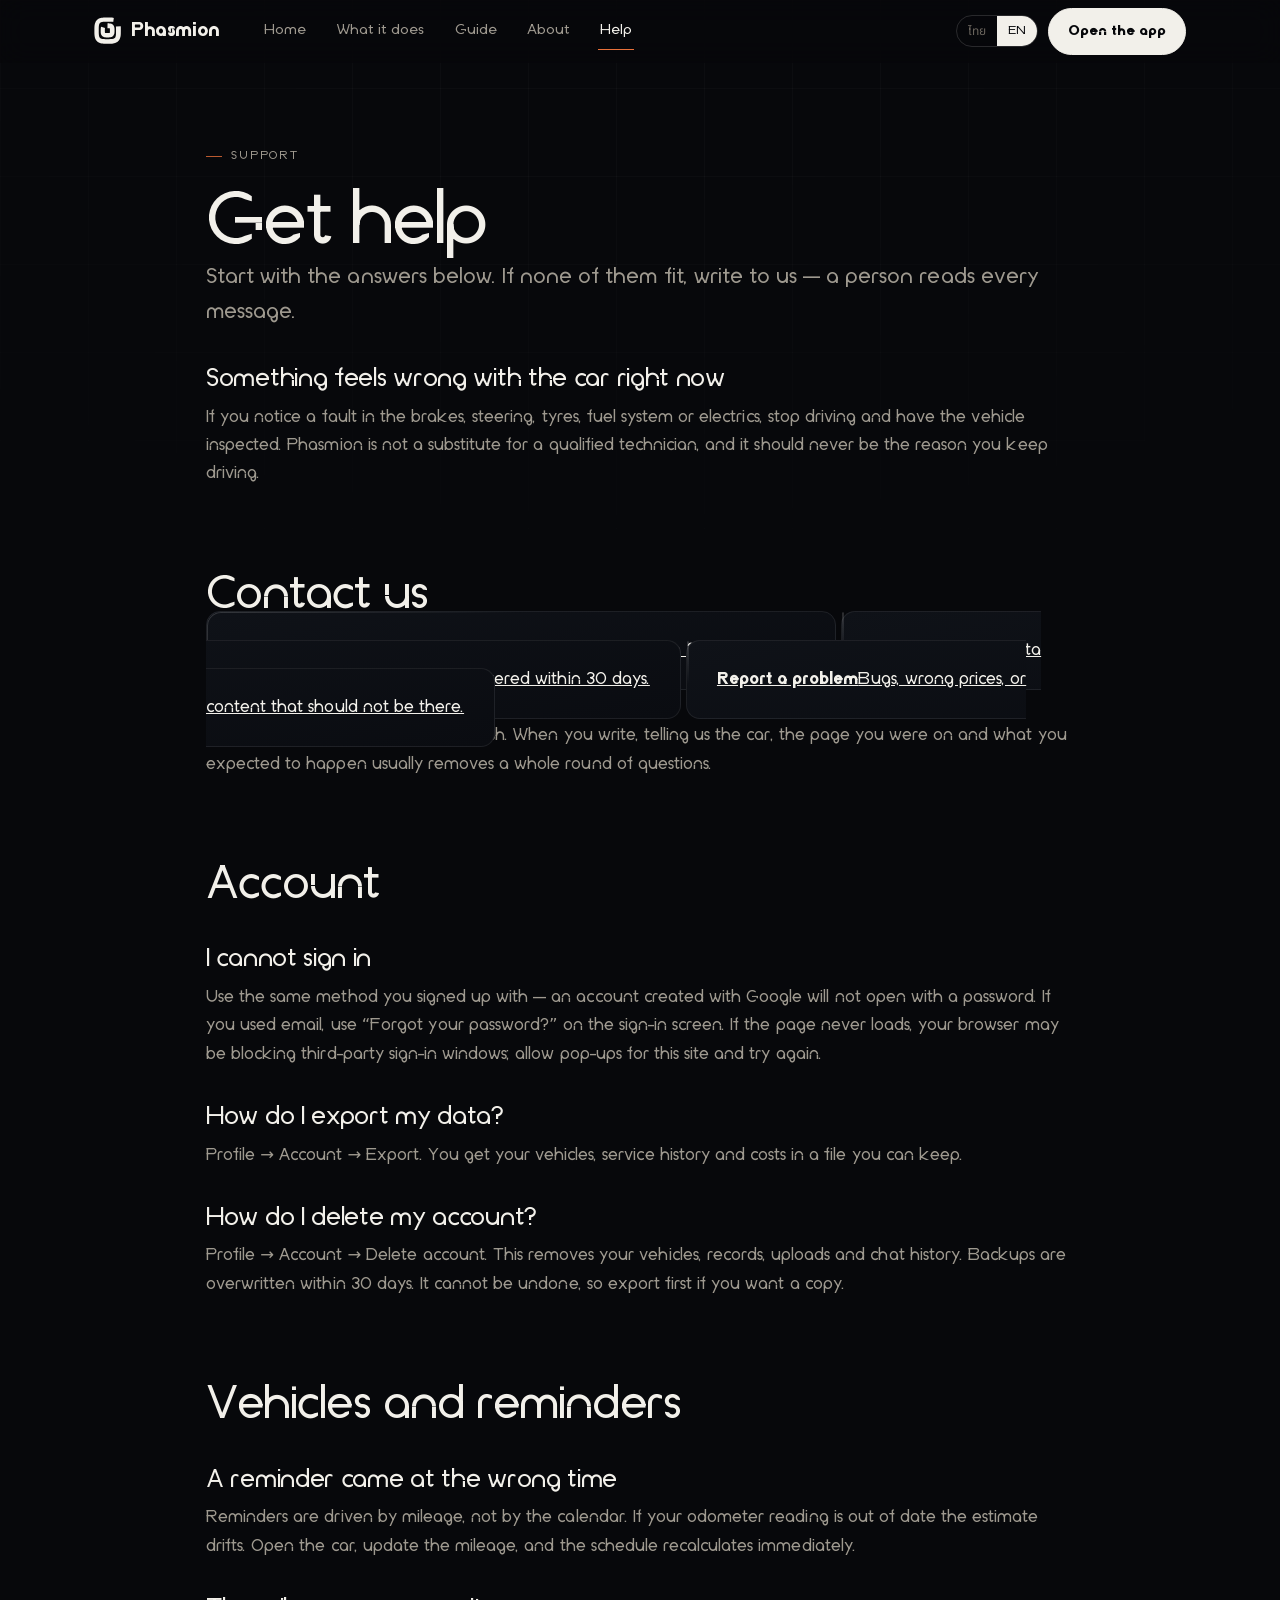
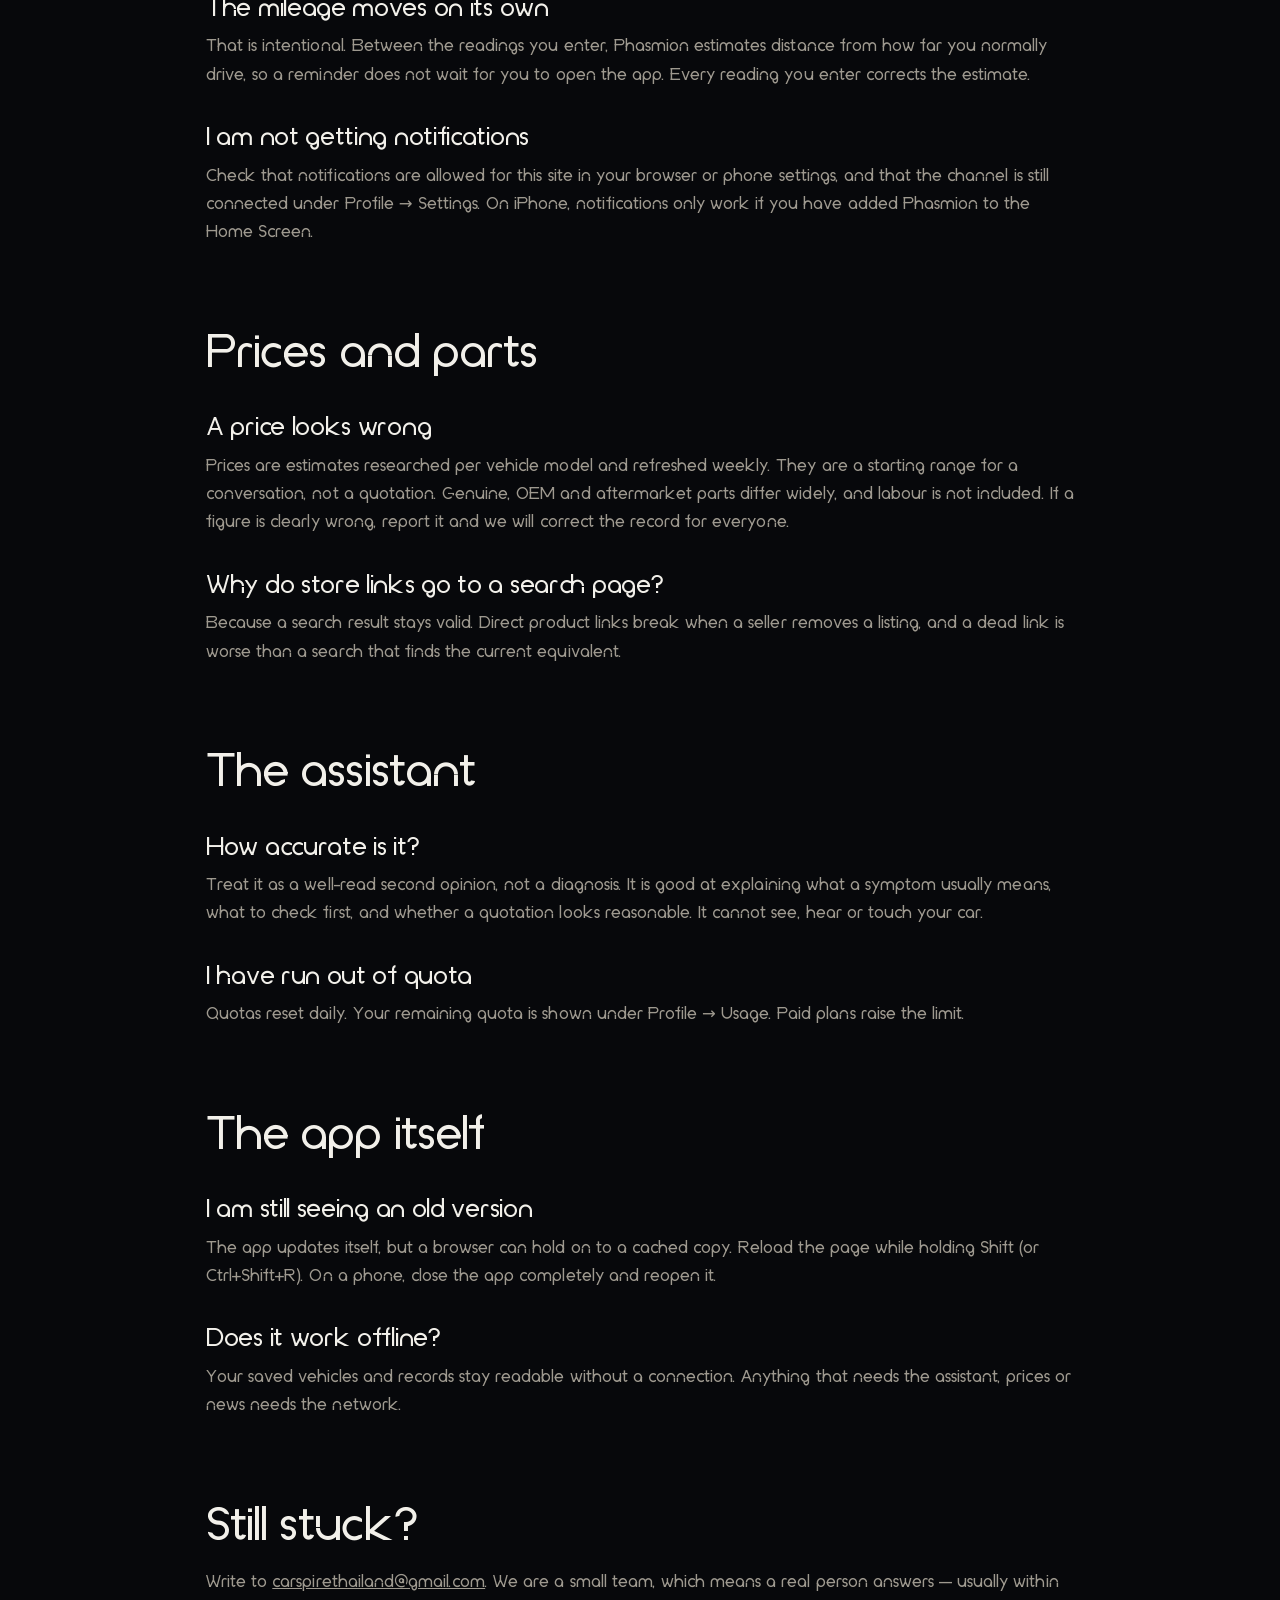
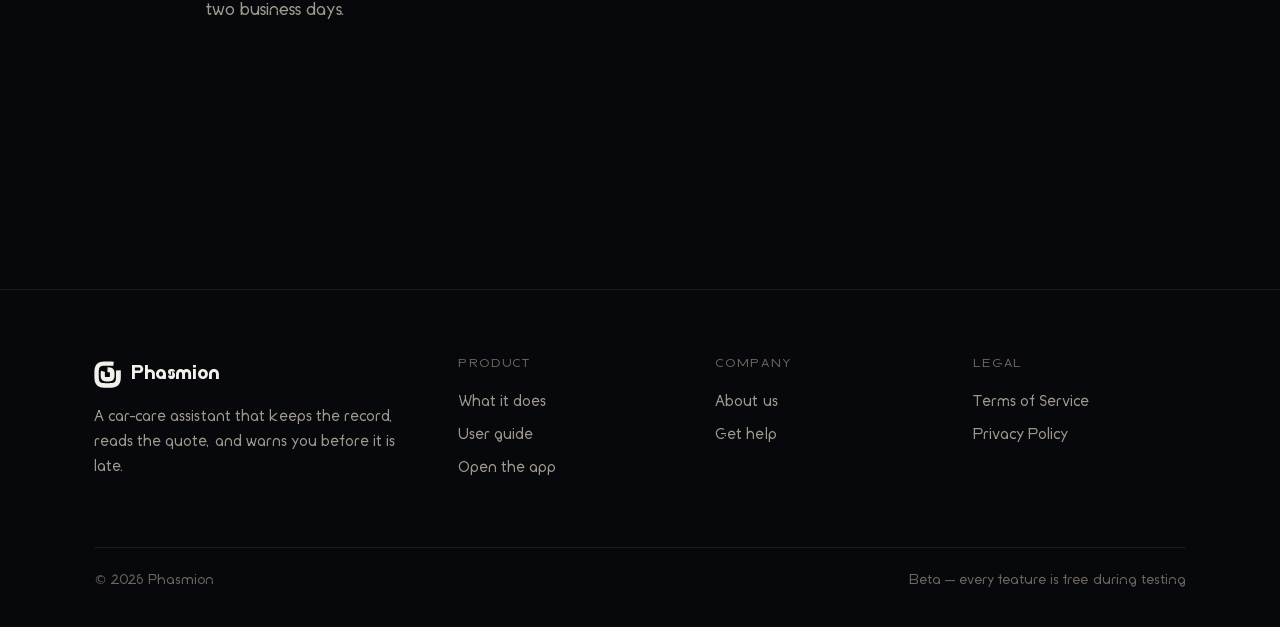
<file: help.html>
<!doctype html>
<html lang="th">
<head>
<meta charset="utf-8">
<meta name="viewport" content="width=device-width,initial-scale=1,viewport-fit=cover">
<title>ศูนย์ช่วยเหลือ — Phasmion</title>
<meta name="description" content="คำตอบที่พบบ่อย และช่องทางติดต่อเมื่อติดปัญหา">
<meta name="theme-color" content="#07080B">
<meta property="og:title" content="ศูนย์ช่วยเหลือ — Phasmion">
<meta property="og:description" content="คำตอบที่พบบ่อย และช่องทางติดต่อเมื่อติดปัญหา">
<meta property="og:type" content="website">
<link rel="icon" href="assets/favicon.svg" type="image/svg+xml">
<link rel="preload" href="fonts/Spire09-Medium.woff2" as="font" type="font/woff2" crossorigin>
<link rel="preconnect" href="https://fonts.gstatic.com" crossorigin>
<link rel="stylesheet" href="assets/site.css">
<!-- ฟอนต์ไทยโหลดแบบไม่บล็อกการวาดหน้า ถ้าโหลดไม่ได้ก็ตกไปใช้ฟอนต์ระบบ -->
<link rel="stylesheet" media="print" onload="this.media='all'"
  href="https://fonts.googleapis.com/css2?family=Noto+Sans+Thai:wght@300;400;500;600;700&display=swap">
<noscript><link rel="stylesheet"
  href="https://fonts.googleapis.com/css2?family=Noto+Sans+Thai:wght@300;400;500;600;700&display=swap"></noscript>
<noscript><style>
  /* ถ้าสคริปต์ไม่ทำงาน เนื้อหาต้องยังอ่านได้ครบ ห้ามหายไปทั้งหน้า */
  .rv{opacity:1!important;transform:none!important}
  .pop{opacity:1!important;transform:none!important}
  .dash{stroke-dashoffset:0!important}
  .grow{transform:none!important}
</style></noscript>
</head>
<body>
<a class="skip" href="#main" data-th="ข้ามไปเนื้อหา" data-en="Skip to content">ข้ามไปเนื้อหา</a>
<header class="nav">
  <div class="nav-in">
    <a class="brand" href="index.html" aria-label="Phasmion">
      <svg class="mk" viewBox="0 0 200 200" fill="currentColor" aria-hidden="true"><path d="M99.6 83.0 108.3 83.0 111.5 83.1 113.6 83.3 115.0 83.5 115.9 83.7 116.4 83.8 116.6 83.8 116.6 83.8 116.5 83.7 116.4 83.5 116.3 83.3 116.3 83.3 116.5 83.4 116.7 83.9 116.9 84.7 117.2 86.0 117.5 88.0 117.7 90.9 117.9 96.5 117.9 107.5 117.8 111.0 117.6 113.3 117.4 114.9 117.2 116.0 117.0 116.6 116.9 117.0 116.9 117.1 117.0 117.1 117.1 117.0 117.2 117.0 117.2 117.1 117.0 117.2 116.5 117.4 115.7 117.7 114.4 118.0 112.6 118.3 109.8 118.6 105.1 118.7 93.6 118.7 89.5 118.7 87.0 118.5 85.2 118.3 84.0 118.1 83.2 117.9 82.7 117.7 82.4 117.6 82.4 117.6 82.3 117.7 82.3 117.7 82.2 117.6 82.0 117.4 81.8 117.0 81.5 116.1 81.2 114.9 80.9 113.1 80.6 110.5 80.5 106.4 80.4 94.9 80.5 90.1 80.6 87.3 80.8 85.4 81.0 84.0 81.3 83.0 82.0 81.0 L53.4 71.3 52.5 73.3 51.5 76.8 50.7 80.5 50.1 84.4 49.8 88.9 49.6 94.7 49.6 106.7 49.7 112.1 50.0 116.4 50.5 120.3 51.3 124.0 52.3 127.5 53.7 130.9 55.4 134.2 57.5 137.3 59.9 140.1 62.7 142.6 65.7 144.7 68.9 146.6 72.3 148.0 75.9 149.2 79.6 150.0 83.5 150.6 87.9 151.0 93.3 151.2 105.3 151.3 111.2 151.2 115.7 150.9 119.7 150.5 123.5 149.7 127.1 148.7 130.6 147.4 134.0 145.7 137.2 143.6 140.1 141.2 142.8 138.4 145.1 135.4 147.0 132.1 148.6 128.7 149.8 125.1 150.7 121.3 151.4 117.4 151.8 113.1 152.1 107.9 152.1 96.4 152.1 89.8 151.9 85.1 151.4 81.0 150.7 77.1 149.8 73.3 148.5 69.7 146.8 66.2 144.8 62.9 142.4 59.9 139.6 57.1 136.5 54.6 133.2 52.6 129.7 50.9 126.0 49.6 122.3 48.6 118.3 47.9 114.1 47.4 109.1 47.1 100.4 47.0Z"/><path d="M162.3 69.9 162.9 78.9 163.1 93.5 163.0 118.3 162.7 127.3 162.1 133.8 161.3 138.9 160.4 143.0 159.3 146.3 158.2 149.1 156.9 151.3 155.5 153.2 154.0 154.9 152.3 156.4 150.3 157.8 147.8 159.1 144.8 160.3 141.0 161.4 136.4 162.3 130.6 163.1 123.0 163.6 110.9 163.9 84.1 163.9 74.2 163.6 67.3 163.1 61.9 162.4 57.5 161.4 54.0 160.4 51.1 159.2 48.6 157.9 46.6 156.5 44.8 155.0 43.2 153.2 41.8 151.2 40.4 148.7 39.1 145.7 38.0 142.1 37.0 137.6 36.2 132.0 35.6 124.8 35.2 114.1 35.2 86.9 35.4 75.8 35.9 68.4 36.6 62.7 37.5 58.1 38.6 54.4 39.8 51.2 41.1 48.6 42.5 46.4 44.1 44.6 45.9 42.9 47.9 41.3 50.4 39.9 53.3 38.6 56.9 37.4 61.3 36.3 66.7 35.5 73.6 34.8 83.2 34.4 109.6 34.3 122.4 34.5 130.3 34.9 136.4 35.6 142.4 36.7 L146.9 6.8 140.9 5.6 133.0 4.6 123.5 4.0 109.7 3.7 82.9 3.7 71.8 4.1 63.1 4.8 55.6 5.9 48.8 7.4 42.4 9.4 36.6 11.9 31.1 14.9 26.0 18.5 21.5 22.6 17.4 27.3 13.9 32.4 10.9 38.0 8.5 44.0 6.5 50.4 5.0 57.4 3.9 65.2 3.2 74.4 2.9 86.7 2.8 114.3 3.1 126.3 3.8 135.3 4.8 143.1 6.2 150.1 8.1 156.6 10.6 162.7 13.5 168.3 17.1 173.5 21.2 178.3 25.8 182.5 30.9 186.2 36.4 189.3 42.4 191.9 48.9 194.0 55.8 195.6 63.5 196.7 72.4 197.5 83.7 197.9 111.0 198.0 124.3 197.8 133.7 197.3 141.8 196.3 149.0 194.9 155.6 193.1 161.8 190.7 167.6 187.9 173.0 184.4 177.9 180.3 182.3 175.7 186.2 170.7 189.5 165.1 192.2 159.1 194.4 152.7 196.1 145.8 197.4 138.2 198.3 129.6 198.7 118.9 198.9 93.4 198.8 77.9 198.3 68.9Z"/></svg>
      <span class="wm">Phasmion</span>
    </a>
    <nav class="nav-links">
      <a href="index.html"   data-th="หน้าแรก"    data-en="Home">หน้าแรก</a>
      <a href="features.html" data-th="ความสามารถ" data-en="What it does">ความสามารถ</a>
      <a href="guide.html"   data-th="คู่มือใช้งาน" data-en="Guide">คู่มือใช้งาน</a>
      <a href="about.html"   data-th="ความเป็นมา"  data-en="About">ความเป็นมา</a>
      <a href="help.html" aria-current="page"    data-th="ช่วยเหลือ"   data-en="Help">ช่วยเหลือ</a>
    </nav>
    <div class="nav-right">
      <div class="lang" role="group" data-th-aria="เลือกภาษา" data-en-aria="Choose language">
        <button data-l="th" type="button">ไทย</button><button data-l="en" type="button">EN</button>
      </div>
      <a class="btn btn-solid" href="https://carspirethailand.github.io/Cendon-Beta/index.html" target="_blank" rel="noopener"
         data-th="เปิดแอป" data-en="Open the app">เปิดแอป</a>
      <button class="burger" type="button" aria-expanded="false"
              data-th-aria="เมนู" data-en-aria="Menu"><span></span><span></span><span></span></button>
    </div>
  </div>
</header>
<main id="main">
<section class="sec-tight" style="padding-top:clamp(40px,7vw,76px)">
  <div class="wrap" style="max-width:78ch">
    <div class="doc-body rv">
<p class="eyebrow" data-en="Support" data-th="ฝ่ายสนับสนุน">Support</p>
<h1 data-en="Get help" data-th="ศูนย์ช่วยเหลือ">Get help</h1>
<p class="lede" data-en="Start with the answers below. If none of them fit, write to us — a person reads every message."
   data-th="เริ่มจากคำตอบด้านล่างก่อน ถ้าไม่ตรงกับปัญหาของคุณ เขียนมาหาเราได้ ทุกข้อความมีคนอ่านจริง">Start with the answers below. If none of them fit, write to us — a person reads every message.</p>

<div data-lang="en">
  <div class="box">
    <h3>Something feels wrong with the car right now</h3>
    <p>If you notice a fault in the brakes, steering, tyres, fuel system or
    electrics, stop driving and have the vehicle inspected. Phasmion is not a
    substitute for a qualified technician, and it should never be the reason you
    keep driving.</p>
  </div>

  <h2 id="h1">Contact us</h2>
  <div class="cards">
    <a class="card" href="mailto:carspirethailand@gmail.com">
      <b>Email support</b><span>carspirethailand@gmail.com — replies within 2 business days.</span></a>
    <a class="card" href="mailto:carspirethailand@gmail.com?subject=Privacy%20request">
      <b>Privacy requests</b><span>Data export, correction or deletion — answered within 30 days.</span></a>
    <a class="card" href="mailto:carspirethailand@gmail.com?subject=Report%20a%20problem">
      <b>Report a problem</b><span>Bugs, wrong prices, or content that should not be there.</span></a>
  </div>
  <p>Support is available in Thai and English. When you write, telling us the
  car, the page you were on and what you expected to happen usually removes a
  whole round of questions.</p>

  <h2 id="h2">Account</h2>
  <h3>I cannot sign in</h3>
  <p>Use the same method you signed up with — an account created with Google
  will not open with a password. If you used email, use “Forgot your password?”
  on the sign-in screen. If the page never loads, your browser may be blocking
  third-party sign-in windows; allow pop-ups for this site and try again.</p>

  <h3>How do I export my data?</h3>
  <p>Profile → Account → Export. You get your vehicles, service history and
  costs in a file you can keep.</p>

  <h3>How do I delete my account?</h3>
  <p>Profile → Account → Delete account. This removes your vehicles, records,
  uploads and chat history. Backups are overwritten within 30 days. It cannot be
  undone, so export first if you want a copy.</p>

  <h2 id="h3">Vehicles and reminders</h2>
  <h3>A reminder came at the wrong time</h3>
  <p>Reminders are driven by mileage, not by the calendar. If your odometer
  reading is out of date the estimate drifts. Open the car, update the mileage,
  and the schedule recalculates immediately.</p>

  <h3>The mileage moves on its own</h3>
  <p>That is intentional. Between the readings you enter, Phasmion estimates
  distance from how far you normally drive, so a reminder does not wait for you
  to open the app. Every reading you enter corrects the estimate.</p>

  <h3>I am not getting notifications</h3>
  <p>Check that notifications are allowed for this site in your browser or phone
  settings, and that the channel is still connected under Profile → Settings. On
  iPhone, notifications only work if you have added Phasmion to the Home Screen.</p>

  <h2 id="h4">Prices and parts</h2>
  <h3>A price looks wrong</h3>
  <p>Prices are estimates researched per vehicle model and refreshed weekly. They
  are a starting range for a conversation, not a quotation. Genuine, OEM and
  aftermarket parts differ widely, and labour is not included. If a figure is
  clearly wrong, report it and we will correct the record for everyone.</p>

  <h3>Why do store links go to a search page?</h3>
  <p>Because a search result stays valid. Direct product links break when a
  seller removes a listing, and a dead link is worse than a search that finds
  the current equivalent.</p>

  <h2 id="h5">The assistant</h2>
  <h3>How accurate is it?</h3>
  <p>Treat it as a well-read second opinion, not a diagnosis. It is good at
  explaining what a symptom usually means, what to check first, and whether a
  quotation looks reasonable. It cannot see, hear or touch your car.</p>

  <h3>I have run out of quota</h3>
  <p>Quotas reset daily. Your remaining quota is shown under Profile → Usage.
  Paid plans raise the limit.</p>

  <h2 id="h6">The app itself</h2>
  <h3>I am still seeing an old version</h3>
  <p>The app updates itself, but a browser can hold on to a cached copy. Reload
  the page while holding Shift (or Ctrl+Shift+R). On a phone, close the app
  completely and reopen it.</p>

  <h3>Does it work offline?</h3>
  <p>Your saved vehicles and records stay readable without a connection.
  Anything that needs the assistant, prices or news needs the network.</p>

  <h2 id="h7">Still stuck?</h2>
  <p>Write to
  <a class="ln" href="mailto:carspirethailand@gmail.com">carspirethailand@gmail.com</a>.
  We are a small team, which means a real person answers — usually within two
  business days.</p>
</div>

<div data-lang="th" hidden>
  <div class="box">
    <h3>ถ้าตอนนี้รถมีอาการผิดปกติ</h3>
    <p>หากพบความผิดปกติที่ระบบเบรก พวงมาลัย ยาง ระบบเชื้อเพลิง หรือระบบไฟฟ้า
    ให้หยุดขับและนำรถเข้าตรวจสอบ Phasmion ใช้แทนช่างผู้ชำนาญไม่ได้
    และไม่ควรเป็นเหตุผลที่ทำให้คุณขับต่อ</p>
  </div>

  <h2>ติดต่อเรา</h2>
  <div class="cards">
    <a class="card" href="mailto:carspirethailand@gmail.com">
      <b>อีเมลฝ่ายสนับสนุน</b><span>carspirethailand@gmail.com — ตอบภายใน 2 วันทำการ</span></a>
    <a class="card" href="mailto:carspirethailand@gmail.com?subject=%E0%B8%84%E0%B8%B3%E0%B8%82%E0%B8%AD%E0%B8%82%E0%B9%89%E0%B8%AD%E0%B8%A1%E0%B8%B9%E0%B8%A5%E0%B8%AA%E0%B9%88%E0%B8%A7%E0%B8%99%E0%B8%9A%E0%B8%B8%E0%B8%84%E0%B8%84%E0%B8%A5">
      <b>คำขอเรื่องข้อมูลส่วนบุคคล</b><span>ขอสำเนา แก้ไข หรือลบข้อมูล — ตอบภายใน 30 วัน</span></a>
    <a class="card" href="mailto:carspirethailand@gmail.com?subject=%E0%B9%81%E0%B8%88%E0%B9%89%E0%B8%87%E0%B8%9B%E0%B8%B1%E0%B8%8D%E0%B8%AB%E0%B8%B2">
      <b>แจ้งปัญหา</b><span>ข้อผิดพลาด ราคาที่ไม่ถูกต้อง หรือเนื้อหาที่ไม่ควรอยู่</span></a>
  </div>
  <p>เราให้บริการทั้งภาษาไทยและภาษาอังกฤษ เวลาเขียนมา ถ้าบอกรุ่นรถ หน้าที่กำลังใช้อยู่
  และสิ่งที่คุณคาดว่าจะเกิดขึ้น มักตัดการถามกลับไปได้ทั้งรอบ</p>

  <h2>บัญชี</h2>
  <h3>เข้าสู่ระบบไม่ได้</h3>
  <p>ให้ใช้วิธีเดียวกับตอนสมัคร บัญชีที่สร้างด้วย Google จะเปิดด้วยรหัสผ่านไม่ได้
  ถ้าสมัครด้วยอีเมล ให้กด “ลืมรหัสผ่าน?” ที่หน้าเข้าสู่ระบบ
  ถ้าหน้าต่างไม่ขึ้นเลย เบราว์เซอร์อาจกำลังบล็อกหน้าต่างล็อกอินอยู่
  ให้อนุญาต pop-up สำหรับเว็บนี้แล้วลองใหม่</p>

  <h3>ดาวน์โหลดข้อมูลของตัวเองอย่างไร</h3>
  <p>โปรไฟล์ → บัญชี → ดาวน์โหลดข้อมูล จะได้ข้อมูลรถ ประวัติการบำรุงรักษา
  และค่าใช้จ่าย เป็นไฟล์ที่เก็บไว้เองได้</p>

  <h3>ลบบัญชีอย่างไร</h3>
  <p>โปรไฟล์ → บัญชี → ลบบัญชี จะลบข้อมูลรถ บันทึก ไฟล์ที่อัปโหลด
  และประวัติการสนทนา ข้อมูลสำรองถูกเขียนทับภายใน 30 วัน
  การลบย้อนกลับไม่ได้ ถ้าต้องการสำเนาให้ดาวน์โหลดออกไปก่อน</p>

  <h2>รถและการแจ้งเตือน</h2>
  <h3>การแจ้งเตือนมาผิดเวลา</h3>
  <p>การแจ้งเตือนนับจากระยะทาง ไม่ได้นับจากปฏิทิน ถ้าเลขไมล์ล่าสุดเก่าไป
  ค่าประมาณจะคลาดเคลื่อน ให้เปิดหน้ารถแล้วอัปเดตเลขไมล์
  ตารางจะคำนวณใหม่ทันที</p>

  <h3>เลขไมล์ขยับเองได้อย่างไร</h3>
  <p>ตั้งใจให้เป็นแบบนั้น ระหว่างที่คุณยังไม่ได้กรอกเลขใหม่ Phasmion
  จะประมาณระยะจากที่คุณขับตามปกติ การแจ้งเตือนจึงไม่ต้องรอให้คุณเปิดแอป
  และทุกครั้งที่กรอกเลขจริง ค่าประมาณจะถูกแก้ให้ตรง</p>

  <h3>ไม่ได้รับการแจ้งเตือน</h3>
  <p>ตรวจว่าเบราว์เซอร์หรือมือถืออนุญาตการแจ้งเตือนของเว็บนี้อยู่
  และช่องทางยังเชื่อมต่ออยู่ที่ โปรไฟล์ → ตั้งค่า
  สำหรับ iPhone การแจ้งเตือนจะทำงานก็ต่อเมื่อเพิ่ม Phasmion ไว้ที่หน้าโฮมแล้ว</p>

  <h2>ราคาและอะไหล่</h2>
  <h3>ราคาดูไม่ถูกต้อง</h3>
  <p>ราคาเป็นค่าประมาณที่สำรวจแยกตามรุ่นรถ และอัปเดตทุกสัปดาห์
  ใช้เป็นช่วงราคาตั้งต้นสำหรับการพูดคุย ไม่ใช่ใบเสนอราคา
  ของแท้ ของ OEM และของเทียบ ราคาต่างกันมาก และยังไม่รวมค่าแรง
  ถ้าตัวเลขไหนผิดชัดเจน แจ้งมาได้ เราจะแก้ให้ถูกสำหรับทุกคน</p>

  <h3>ทำไมลิงก์ร้านค้าถึงพาไปหน้าค้นหา</h3>
  <p>เพราะผลการค้นหายังใช้ได้เสมอ ลิงก์สินค้าตรง ๆ จะเสียทันทีที่ผู้ขายลบประกาศ
  และลิงก์ที่ตายแล้วแย่กว่าการค้นหาที่พาไปเจอของเทียบเท่าตัวปัจจุบัน</p>

  <h2>ผู้ช่วย AI</h2>
  <h3>แม่นแค่ไหน</h3>
  <p>ให้มองว่าเป็นความเห็นที่สองจากคนที่อ่านมาเยอะ ไม่ใช่การวินิจฉัย
  มันเก่งเรื่องอธิบายว่าอาการแบบนี้มักหมายถึงอะไร ควรตรวจอะไรก่อน
  และใบเสนอราคาดูสมเหตุสมผลไหม แต่มันมองไม่เห็น ฟังไม่ได้ และจับรถของคุณไม่ได้</p>

  <h3>โควตาหมด</h3>
  <p>โควตารีเซ็ตทุกวัน ดูโควตาที่เหลือได้ที่ โปรไฟล์ → โควตา
  แพ็กเกจแบบเสียเงินจะได้ขีดจำกัดที่สูงขึ้น</p>

  <h2>ตัวแอป</h2>
  <h3>ยังเห็นเวอร์ชันเก่าอยู่</h3>
  <p>แอปอัปเดตตัวเองได้ แต่เบราว์เซอร์อาจยังถือสำเนาเก่าไว้
  ให้กดรีเฟรชพร้อมกดปุ่ม Shift ค้างไว้ (หรือ Ctrl+Shift+R)
  ถ้าเป็นมือถือ ให้ปิดแอปให้สนิทแล้วเปิดใหม่</p>

  <h3>ใช้ตอนไม่มีเน็ตได้ไหม</h3>
  <p>ข้อมูลรถและบันทึกที่บันทึกไว้แล้วยังเปิดอ่านได้โดยไม่ต้องมีเน็ต
  ส่วนที่ต้องใช้ผู้ช่วย ราคา หรือข่าว ต้องต่อเน็ต</p>

  <h2>ยังไม่หายติดขัด</h2>
  <p>เขียนมาที่
  <a class="ln" href="mailto:carspirethailand@gmail.com">carspirethailand@gmail.com</a>
  เราเป็นทีมเล็ก แปลว่าคนจริง ๆ เป็นคนตอบ โดยปกติภายในสองวันทำการ</p>
</div>
    </div>
  </div>
</section>
</main>
<footer class="ft">
  <div class="wrap">
    <div class="ft-grid">
      <div>
        <a class="brand" href="index.html" aria-label="Phasmion"><svg class="mk" viewBox="0 0 200 200" fill="currentColor" aria-hidden="true"><path d="M99.6 83.0 108.3 83.0 111.5 83.1 113.6 83.3 115.0 83.5 115.9 83.7 116.4 83.8 116.6 83.8 116.6 83.8 116.5 83.7 116.4 83.5 116.3 83.3 116.3 83.3 116.5 83.4 116.7 83.9 116.9 84.7 117.2 86.0 117.5 88.0 117.7 90.9 117.9 96.5 117.9 107.5 117.8 111.0 117.6 113.3 117.4 114.9 117.2 116.0 117.0 116.6 116.9 117.0 116.9 117.1 117.0 117.1 117.1 117.0 117.2 117.0 117.2 117.1 117.0 117.2 116.5 117.4 115.7 117.7 114.4 118.0 112.6 118.3 109.8 118.6 105.1 118.7 93.6 118.7 89.5 118.7 87.0 118.5 85.2 118.3 84.0 118.1 83.2 117.9 82.7 117.7 82.4 117.6 82.4 117.6 82.3 117.7 82.3 117.7 82.2 117.6 82.0 117.4 81.8 117.0 81.5 116.1 81.2 114.9 80.9 113.1 80.6 110.5 80.5 106.4 80.4 94.9 80.5 90.1 80.6 87.3 80.8 85.4 81.0 84.0 81.3 83.0 82.0 81.0 L53.4 71.3 52.5 73.3 51.5 76.8 50.7 80.5 50.1 84.4 49.8 88.9 49.6 94.7 49.6 106.7 49.7 112.1 50.0 116.4 50.5 120.3 51.3 124.0 52.3 127.5 53.7 130.9 55.4 134.2 57.5 137.3 59.9 140.1 62.7 142.6 65.7 144.7 68.9 146.6 72.3 148.0 75.9 149.2 79.6 150.0 83.5 150.6 87.9 151.0 93.3 151.2 105.3 151.3 111.2 151.2 115.7 150.9 119.7 150.5 123.5 149.7 127.1 148.7 130.6 147.4 134.0 145.7 137.2 143.6 140.1 141.2 142.8 138.4 145.1 135.4 147.0 132.1 148.6 128.7 149.8 125.1 150.7 121.3 151.4 117.4 151.8 113.1 152.1 107.9 152.1 96.4 152.1 89.8 151.9 85.1 151.4 81.0 150.7 77.1 149.8 73.3 148.5 69.7 146.8 66.2 144.8 62.9 142.4 59.9 139.6 57.1 136.5 54.6 133.2 52.6 129.7 50.9 126.0 49.6 122.3 48.6 118.3 47.9 114.1 47.4 109.1 47.1 100.4 47.0Z"/><path d="M162.3 69.9 162.9 78.9 163.1 93.5 163.0 118.3 162.7 127.3 162.1 133.8 161.3 138.9 160.4 143.0 159.3 146.3 158.2 149.1 156.9 151.3 155.5 153.2 154.0 154.9 152.3 156.4 150.3 157.8 147.8 159.1 144.8 160.3 141.0 161.4 136.4 162.3 130.6 163.1 123.0 163.6 110.9 163.9 84.1 163.9 74.2 163.6 67.3 163.1 61.9 162.4 57.5 161.4 54.0 160.4 51.1 159.2 48.6 157.9 46.6 156.5 44.8 155.0 43.2 153.2 41.8 151.2 40.4 148.7 39.1 145.7 38.0 142.1 37.0 137.6 36.2 132.0 35.6 124.8 35.2 114.1 35.2 86.9 35.4 75.8 35.9 68.4 36.6 62.7 37.5 58.1 38.6 54.4 39.8 51.2 41.1 48.6 42.5 46.4 44.1 44.6 45.9 42.9 47.9 41.3 50.4 39.9 53.3 38.6 56.9 37.4 61.3 36.3 66.7 35.5 73.6 34.8 83.2 34.4 109.6 34.3 122.4 34.5 130.3 34.9 136.4 35.6 142.4 36.7 L146.9 6.8 140.9 5.6 133.0 4.6 123.5 4.0 109.7 3.7 82.9 3.7 71.8 4.1 63.1 4.8 55.6 5.9 48.8 7.4 42.4 9.4 36.6 11.9 31.1 14.9 26.0 18.5 21.5 22.6 17.4 27.3 13.9 32.4 10.9 38.0 8.5 44.0 6.5 50.4 5.0 57.4 3.9 65.2 3.2 74.4 2.9 86.7 2.8 114.3 3.1 126.3 3.8 135.3 4.8 143.1 6.2 150.1 8.1 156.6 10.6 162.7 13.5 168.3 17.1 173.5 21.2 178.3 25.8 182.5 30.9 186.2 36.4 189.3 42.4 191.9 48.9 194.0 55.8 195.6 63.5 196.7 72.4 197.5 83.7 197.9 111.0 198.0 124.3 197.8 133.7 197.3 141.8 196.3 149.0 194.9 155.6 193.1 161.8 190.7 167.6 187.9 173.0 184.4 177.9 180.3 182.3 175.7 186.2 170.7 189.5 165.1 192.2 159.1 194.4 152.7 196.1 145.8 197.4 138.2 198.3 129.6 198.7 118.9 198.9 93.4 198.8 77.9 198.3 68.9Z"/></svg><span class="wm">Phasmion</span></a>
        <p class="dim" style="margin-top:14px;max-width:34ch;font-size:14.6px"
           data-th="ผู้ช่วยดูแลรถที่จำแทนคุณ อ่านใบเสนอราคาแทนคุณ และเตือนก่อนจะสาย"
           data-en="A car-care assistant that keeps the record, reads the quote, and warns you before it is late.">
          ผู้ช่วยดูแลรถที่จำแทนคุณ อ่านใบเสนอราคาแทนคุณ และเตือนก่อนจะสาย</p>
      </div>
      <div>
        <h4 data-th="ผลิตภัณฑ์" data-en="Product">ผลิตภัณฑ์</h4>
        <a href="features.html" data-th="ความสามารถทั้งหมด" data-en="What it does">ความสามารถทั้งหมด</a>
        <a href="guide.html" data-th="คู่มือใช้งาน" data-en="User guide">คู่มือใช้งาน</a>
        <a href="https://carspirethailand.github.io/Cendon-Beta/index.html" target="_blank" rel="noopener" data-th="เปิดแอป" data-en="Open the app">เปิดแอป</a>
      </div>
      <div>
        <h4 data-th="บริษัท" data-en="Company">บริษัท</h4>
        <a href="about.html" data-th="ความเป็นมา" data-en="About us">ความเป็นมา</a>
        <a href="help.html" data-th="ศูนย์ช่วยเหลือ" data-en="Get help">ศูนย์ช่วยเหลือ</a>
      </div>
      <div>
        <h4 data-th="กฎหมาย" data-en="Legal">กฎหมาย</h4>
        <a href="terms.html" data-th="เงื่อนไขการให้บริการ" data-en="Terms of Service">เงื่อนไขการให้บริการ</a>
        <a href="privacy.html" data-th="นโยบายความเป็นส่วนตัว" data-en="Privacy Policy">นโยบายความเป็นส่วนตัว</a>
      </div>
    </div>
    <div class="ft-base">
      <span>© <span data-year></span> Phasmion</span>
      <span data-th="ช่วงเบต้า — ใช้ได้ทุกฟีเจอร์ฟรี"
            data-en="Beta — every feature is free during testing">ช่วงเบต้า — ใช้ได้ทุกฟีเจอร์ฟรี</span>
    </div>
  </div>
</footer>
<script src="assets/site.js" defer></script>
</body>
</html>
</file>
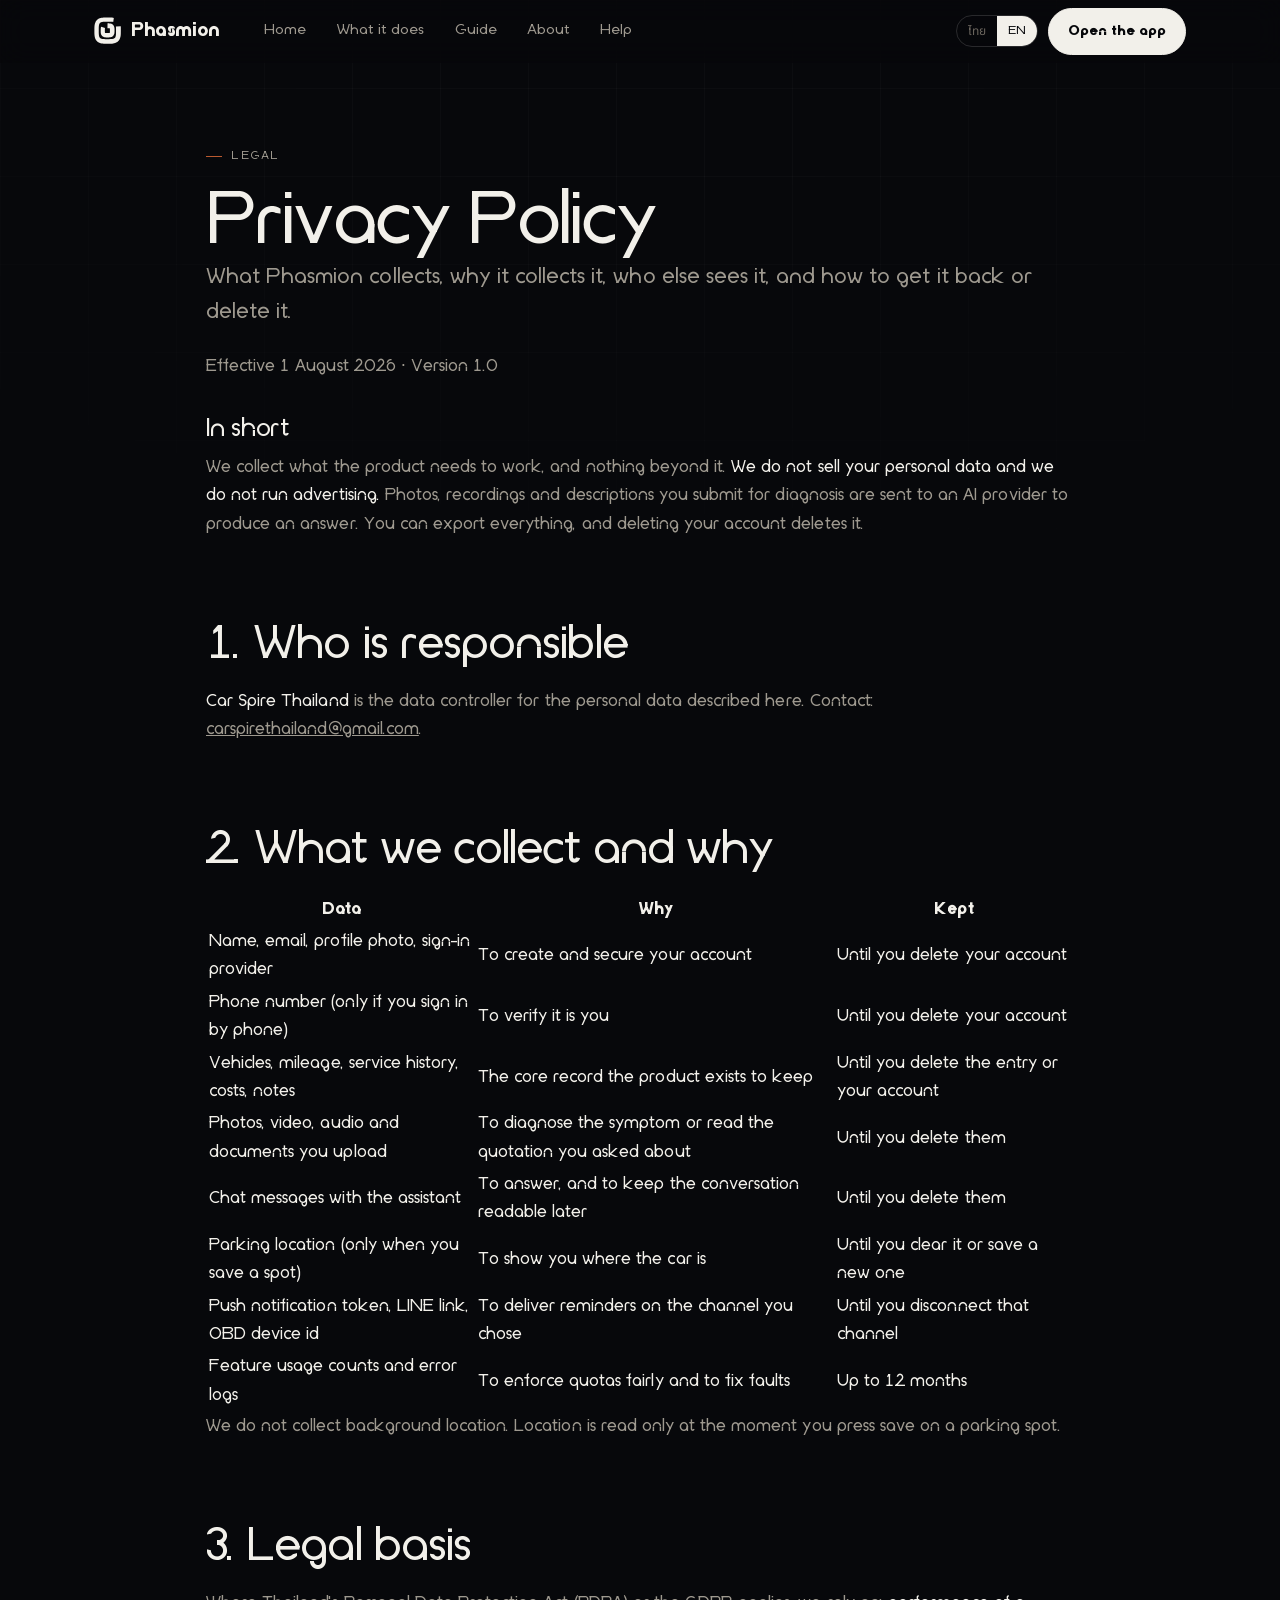
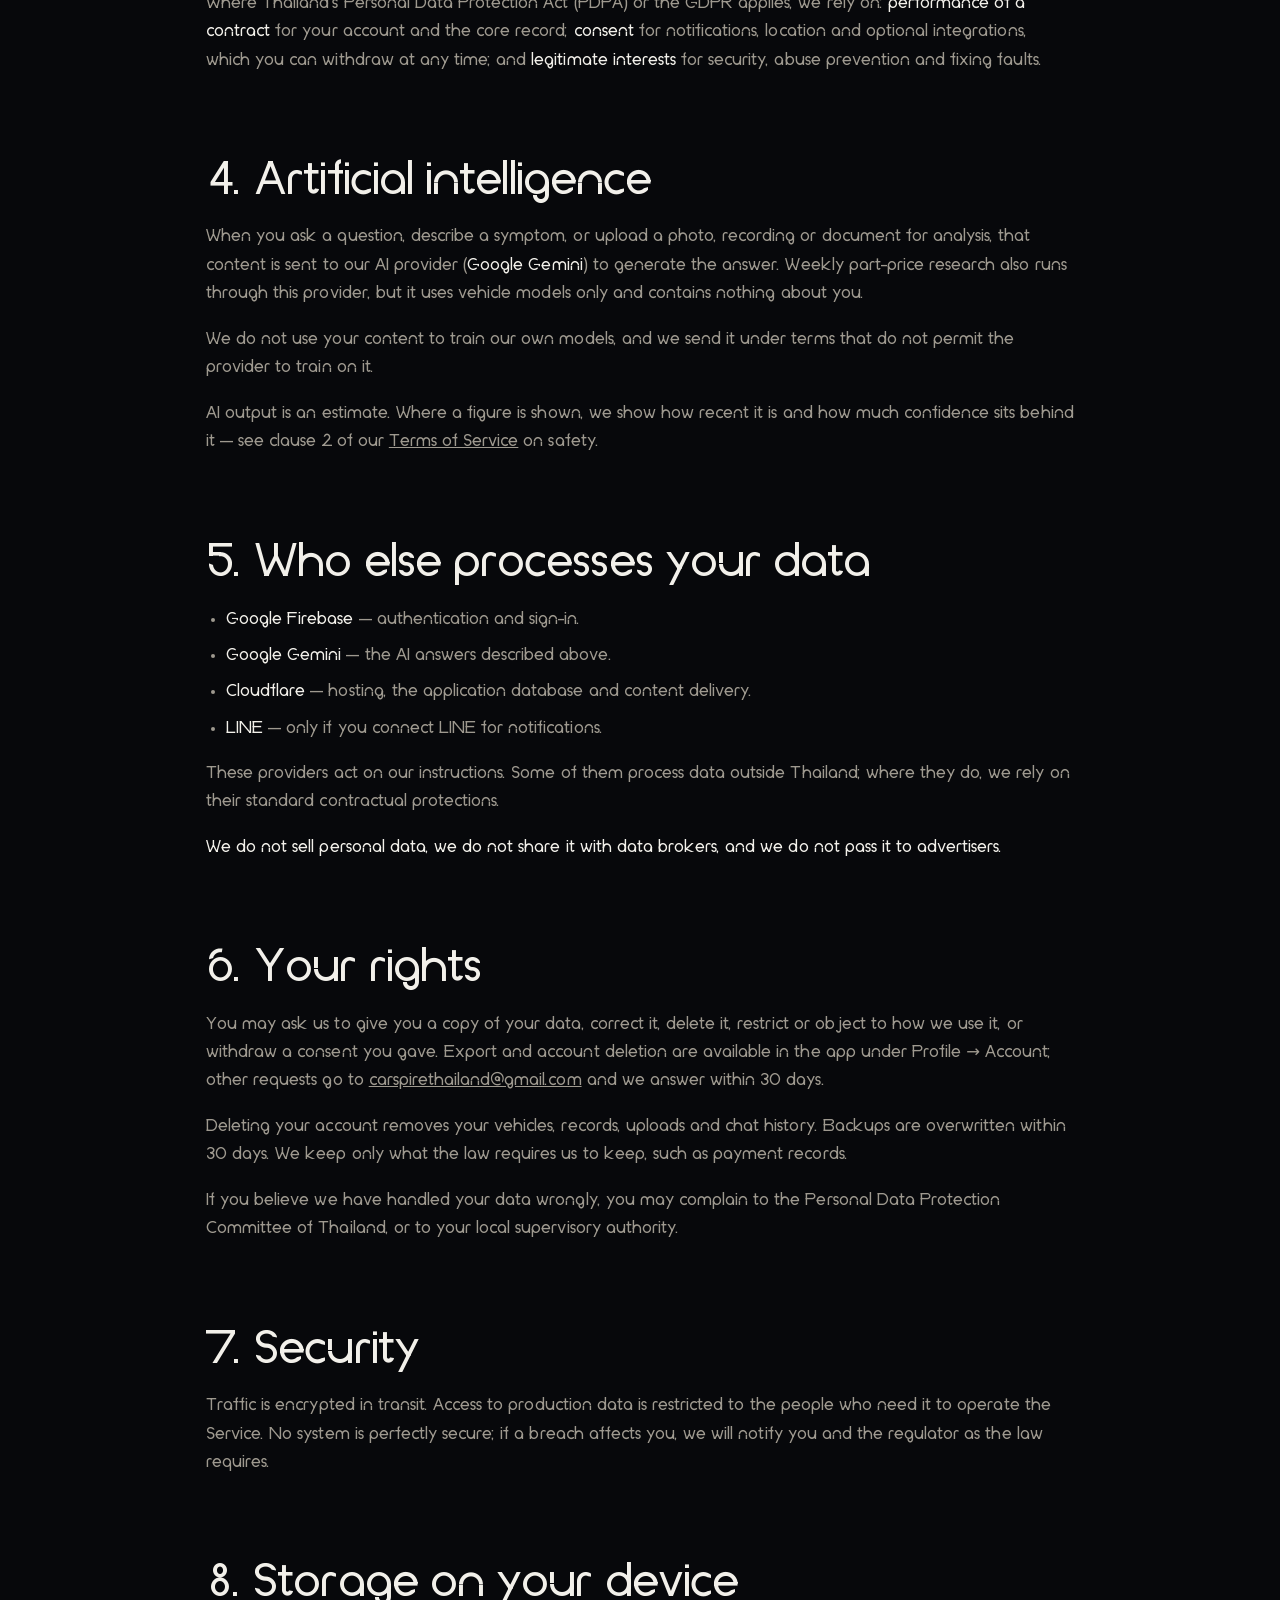
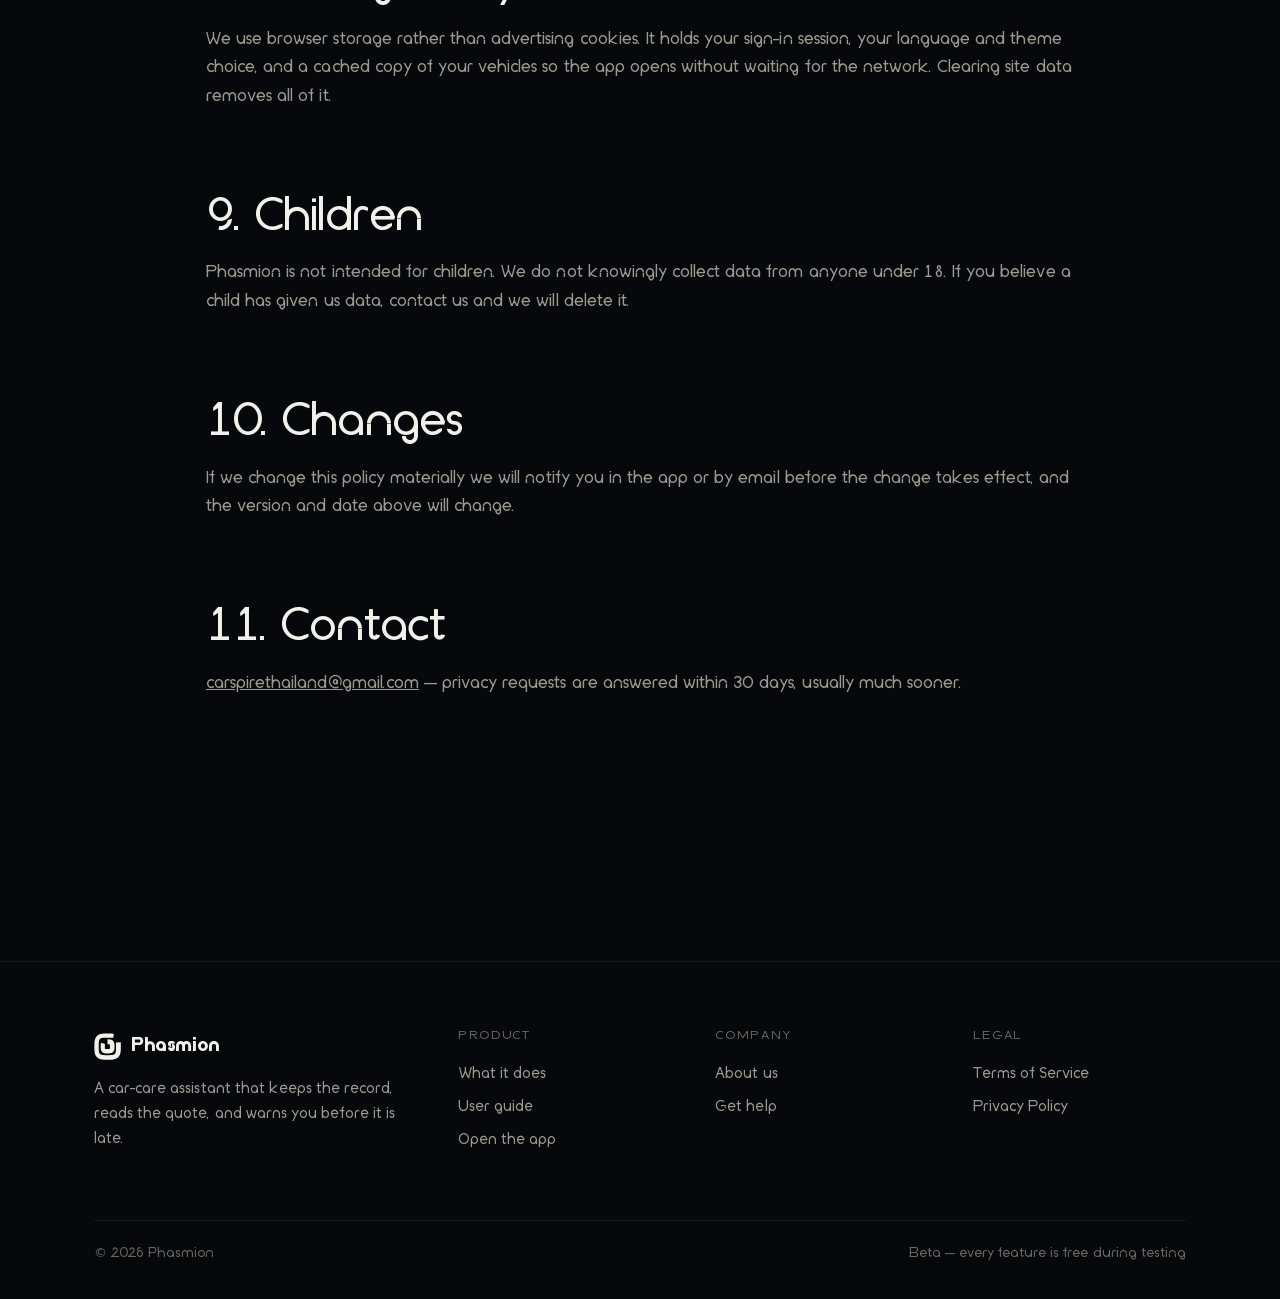
<file: privacy.html>
<!doctype html>
<html lang="th">
<head>
<meta charset="utf-8">
<meta name="viewport" content="width=device-width,initial-scale=1,viewport-fit=cover">
<title>นโยบายความเป็นส่วนตัว — Phasmion</title>
<meta name="description" content="เราเก็บอะไร เก็บไปทำไม และคุณสั่งลบได้ยังไง">
<meta name="theme-color" content="#07080B">
<meta property="og:title" content="นโยบายความเป็นส่วนตัว — Phasmion">
<meta property="og:description" content="เราเก็บอะไร เก็บไปทำไม และคุณสั่งลบได้ยังไง">
<meta property="og:type" content="website">
<link rel="icon" href="assets/favicon.svg" type="image/svg+xml">
<link rel="preload" href="fonts/Spire09-Medium.woff2" as="font" type="font/woff2" crossorigin>
<link rel="preconnect" href="https://fonts.gstatic.com" crossorigin>
<link rel="stylesheet" href="assets/site.css">
<!-- ฟอนต์ไทยโหลดแบบไม่บล็อกการวาดหน้า ถ้าโหลดไม่ได้ก็ตกไปใช้ฟอนต์ระบบ -->
<link rel="stylesheet" media="print" onload="this.media='all'"
  href="https://fonts.googleapis.com/css2?family=Noto+Sans+Thai:wght@300;400;500;600;700&display=swap">
<noscript><link rel="stylesheet"
  href="https://fonts.googleapis.com/css2?family=Noto+Sans+Thai:wght@300;400;500;600;700&display=swap"></noscript>
<noscript><style>
  /* ถ้าสคริปต์ไม่ทำงาน เนื้อหาต้องยังอ่านได้ครบ ห้ามหายไปทั้งหน้า */
  .rv{opacity:1!important;transform:none!important}
  .pop{opacity:1!important;transform:none!important}
  .dash{stroke-dashoffset:0!important}
  .grow{transform:none!important}
</style></noscript>
</head>
<body>
<a class="skip" href="#main" data-th="ข้ามไปเนื้อหา" data-en="Skip to content">ข้ามไปเนื้อหา</a>
<header class="nav">
  <div class="nav-in">
    <a class="brand" href="index.html" aria-label="Phasmion">
      <svg class="mk" viewBox="0 0 200 200" fill="currentColor" aria-hidden="true"><path d="M99.6 83.0 108.3 83.0 111.5 83.1 113.6 83.3 115.0 83.5 115.9 83.7 116.4 83.8 116.6 83.8 116.6 83.8 116.5 83.7 116.4 83.5 116.3 83.3 116.3 83.3 116.5 83.4 116.7 83.9 116.9 84.7 117.2 86.0 117.5 88.0 117.7 90.9 117.9 96.5 117.9 107.5 117.8 111.0 117.6 113.3 117.4 114.9 117.2 116.0 117.0 116.6 116.9 117.0 116.9 117.1 117.0 117.1 117.1 117.0 117.2 117.0 117.2 117.1 117.0 117.2 116.5 117.4 115.7 117.7 114.4 118.0 112.6 118.3 109.8 118.6 105.1 118.7 93.6 118.7 89.5 118.7 87.0 118.5 85.2 118.3 84.0 118.1 83.2 117.9 82.7 117.7 82.4 117.6 82.4 117.6 82.3 117.7 82.3 117.7 82.2 117.6 82.0 117.4 81.8 117.0 81.5 116.1 81.2 114.9 80.9 113.1 80.6 110.5 80.5 106.4 80.4 94.9 80.5 90.1 80.6 87.3 80.8 85.4 81.0 84.0 81.3 83.0 82.0 81.0 L53.4 71.3 52.5 73.3 51.5 76.8 50.7 80.5 50.1 84.4 49.8 88.9 49.6 94.7 49.6 106.7 49.7 112.1 50.0 116.4 50.5 120.3 51.3 124.0 52.3 127.5 53.7 130.9 55.4 134.2 57.5 137.3 59.9 140.1 62.7 142.6 65.7 144.7 68.9 146.6 72.3 148.0 75.9 149.2 79.6 150.0 83.5 150.6 87.9 151.0 93.3 151.2 105.3 151.3 111.2 151.2 115.7 150.9 119.7 150.5 123.5 149.7 127.1 148.7 130.6 147.4 134.0 145.7 137.2 143.6 140.1 141.2 142.8 138.4 145.1 135.4 147.0 132.1 148.6 128.7 149.8 125.1 150.7 121.3 151.4 117.4 151.8 113.1 152.1 107.9 152.1 96.4 152.1 89.8 151.9 85.1 151.4 81.0 150.7 77.1 149.8 73.3 148.5 69.7 146.8 66.2 144.8 62.9 142.4 59.9 139.6 57.1 136.5 54.6 133.2 52.6 129.7 50.9 126.0 49.6 122.3 48.6 118.3 47.9 114.1 47.4 109.1 47.1 100.4 47.0Z"/><path d="M162.3 69.9 162.9 78.9 163.1 93.5 163.0 118.3 162.7 127.3 162.1 133.8 161.3 138.9 160.4 143.0 159.3 146.3 158.2 149.1 156.9 151.3 155.5 153.2 154.0 154.9 152.3 156.4 150.3 157.8 147.8 159.1 144.8 160.3 141.0 161.4 136.4 162.3 130.6 163.1 123.0 163.6 110.9 163.9 84.1 163.9 74.2 163.6 67.3 163.1 61.9 162.4 57.5 161.4 54.0 160.4 51.1 159.2 48.6 157.9 46.6 156.5 44.8 155.0 43.2 153.2 41.8 151.2 40.4 148.7 39.1 145.7 38.0 142.1 37.0 137.6 36.2 132.0 35.6 124.8 35.2 114.1 35.2 86.9 35.4 75.8 35.9 68.4 36.6 62.7 37.5 58.1 38.6 54.4 39.8 51.2 41.1 48.6 42.5 46.4 44.1 44.6 45.9 42.9 47.9 41.3 50.4 39.9 53.3 38.6 56.9 37.4 61.3 36.3 66.7 35.5 73.6 34.8 83.2 34.4 109.6 34.3 122.4 34.5 130.3 34.9 136.4 35.6 142.4 36.7 L146.9 6.8 140.9 5.6 133.0 4.6 123.5 4.0 109.7 3.7 82.9 3.7 71.8 4.1 63.1 4.8 55.6 5.9 48.8 7.4 42.4 9.4 36.6 11.9 31.1 14.9 26.0 18.5 21.5 22.6 17.4 27.3 13.9 32.4 10.9 38.0 8.5 44.0 6.5 50.4 5.0 57.4 3.9 65.2 3.2 74.4 2.9 86.7 2.8 114.3 3.1 126.3 3.8 135.3 4.8 143.1 6.2 150.1 8.1 156.6 10.6 162.7 13.5 168.3 17.1 173.5 21.2 178.3 25.8 182.5 30.9 186.2 36.4 189.3 42.4 191.9 48.9 194.0 55.8 195.6 63.5 196.7 72.4 197.5 83.7 197.9 111.0 198.0 124.3 197.8 133.7 197.3 141.8 196.3 149.0 194.9 155.6 193.1 161.8 190.7 167.6 187.9 173.0 184.4 177.9 180.3 182.3 175.7 186.2 170.7 189.5 165.1 192.2 159.1 194.4 152.7 196.1 145.8 197.4 138.2 198.3 129.6 198.7 118.9 198.9 93.4 198.8 77.9 198.3 68.9Z"/></svg>
      <span class="wm">Phasmion</span>
    </a>
    <nav class="nav-links">
      <a href="index.html"   data-th="หน้าแรก"    data-en="Home">หน้าแรก</a>
      <a href="features.html" data-th="ความสามารถ" data-en="What it does">ความสามารถ</a>
      <a href="guide.html"   data-th="คู่มือใช้งาน" data-en="Guide">คู่มือใช้งาน</a>
      <a href="about.html"   data-th="ความเป็นมา"  data-en="About">ความเป็นมา</a>
      <a href="help.html"    data-th="ช่วยเหลือ"   data-en="Help">ช่วยเหลือ</a>
    </nav>
    <div class="nav-right">
      <div class="lang" role="group" data-th-aria="เลือกภาษา" data-en-aria="Choose language">
        <button data-l="th" type="button">ไทย</button><button data-l="en" type="button">EN</button>
      </div>
      <a class="btn btn-solid" href="https://carspirethailand.github.io/Cendon-Beta/index.html" target="_blank" rel="noopener"
         data-th="เปิดแอป" data-en="Open the app">เปิดแอป</a>
      <button class="burger" type="button" aria-expanded="false"
              data-th-aria="เมนู" data-en-aria="Menu"><span></span><span></span><span></span></button>
    </div>
  </div>
</header>
<main id="main">
<section class="sec-tight" style="padding-top:clamp(40px,7vw,76px)">
  <div class="wrap" style="max-width:78ch">
    <div class="doc-body rv">
<p class="eyebrow" data-en="Legal" data-th="ข้อกฎหมาย">Legal</p>
<h1 data-en="Privacy Policy" data-th="นโยบายความเป็นส่วนตัว">Privacy Policy</h1>
<p class="lede" data-en="What Phasmion collects, why it collects it, who else sees it, and how to get it back or delete it."
   data-th="Phasmion เก็บอะไร เก็บไปทำไม ใครเห็นบ้าง และคุณจะเอาคืนหรือลบทิ้งได้อย่างไร">What Phasmion collects, why it collects it, who else sees it, and how to get it back or delete it.</p>
<p class="updated" data-en="Effective 1 August 2026 · Version 1.0"
   data-th="มีผลบังคับใช้ 1 สิงหาคม 2569 · เวอร์ชัน 1.0">Effective 1 August 2026 · Version 1.0</p>

<div data-lang="en">
  <div class="box">
    <h3>In short</h3>
    <p>We collect what the product needs to work, and nothing beyond it.
    <strong>We do not sell your personal data and we do not run advertising.</strong>
    Photos, recordings and descriptions you submit for diagnosis are sent to an
    AI provider to produce an answer. You can export everything, and deleting
    your account deletes it.</p>
  </div>

  <h2 id="p1">1. Who is responsible</h2>
  <p><strong>Car Spire Thailand</strong> is the data controller for the personal
  data described here. Contact:
  <a class="ln" href="mailto:carspirethailand@gmail.com">carspirethailand@gmail.com</a>.</p>

  <h2 id="p2">2. What we collect and why</h2>
  <div class="tw"><table>
    <thead><tr><th>Data</th><th>Why</th><th>Kept</th></tr></thead>
    <tbody>
      <tr><td>Name, email, profile photo, sign-in provider</td>
          <td>To create and secure your account</td>
          <td>Until you delete your account</td></tr>
      <tr><td>Phone number (only if you sign in by phone)</td>
          <td>To verify it is you</td>
          <td>Until you delete your account</td></tr>
      <tr><td>Vehicles, mileage, service history, costs, notes</td>
          <td>The core record the product exists to keep</td>
          <td>Until you delete the entry or your account</td></tr>
      <tr><td>Photos, video, audio and documents you upload</td>
          <td>To diagnose the symptom or read the quotation you asked about</td>
          <td>Until you delete them</td></tr>
      <tr><td>Chat messages with the assistant</td>
          <td>To answer, and to keep the conversation readable later</td>
          <td>Until you delete them</td></tr>
      <tr><td>Parking location (only when you save a spot)</td>
          <td>To show you where the car is</td>
          <td>Until you clear it or save a new one</td></tr>
      <tr><td>Push notification token, LINE link, OBD device id</td>
          <td>To deliver reminders on the channel you chose</td>
          <td>Until you disconnect that channel</td></tr>
      <tr><td>Feature usage counts and error logs</td>
          <td>To enforce quotas fairly and to fix faults</td>
          <td>Up to 12 months</td></tr>
    </tbody>
  </table></div>
  <p>We do not collect background location. Location is read only at the moment
  you press save on a parking spot.</p>

  <h2 id="p3">3. Legal basis</h2>
  <p>Where Thailand's Personal Data Protection Act (PDPA) or the GDPR applies,
  we rely on: <strong>performance of a contract</strong> for your account and
  the core record; <strong>consent</strong> for notifications, location and
  optional integrations, which you can withdraw at any time; and
  <strong>legitimate interests</strong> for security, abuse prevention and
  fixing faults.</p>

  <h2 id="p4">4. Artificial intelligence</h2>
  <p>When you ask a question, describe a symptom, or upload a photo, recording or
  document for analysis, that content is sent to our AI provider
  (<strong>Google Gemini</strong>) to generate the answer. Weekly part-price
  research also runs through this provider, but it uses vehicle models only and
  contains nothing about you.</p>
  <p>We do not use your content to train our own models, and we send it under
  terms that do not permit the provider to train on it.</p>
  <p>AI output is an estimate. Where a figure is shown, we show how recent it is
  and how much confidence sits behind it — see clause 2 of our
  <a class="ln" href="./terms.html">Terms of Service</a> on safety.</p>

  <h2 id="p5">5. Who else processes your data</h2>
  <ul>
    <li><strong>Google Firebase</strong> — authentication and sign-in.</li>
    <li><strong>Google Gemini</strong> — the AI answers described above.</li>
    <li><strong>Cloudflare</strong> — hosting, the application database and
    content delivery.</li>
    <li><strong>LINE</strong> — only if you connect LINE for notifications.</li>
  </ul>
  <p>These providers act on our instructions. Some of them process data outside
  Thailand; where they do, we rely on their standard contractual protections.</p>
  <p><strong>We do not sell personal data, we do not share it with data brokers,
  and we do not pass it to advertisers.</strong></p>

  <h2 id="p6">6. Your rights</h2>
  <p>You may ask us to give you a copy of your data, correct it, delete it,
  restrict or object to how we use it, or withdraw a consent you gave. Export
  and account deletion are available in the app under Profile → Account; other
  requests go to
  <a class="ln" href="mailto:carspirethailand@gmail.com">carspirethailand@gmail.com</a>
  and we answer within 30 days.</p>
  <p>Deleting your account removes your vehicles, records, uploads and chat
  history. Backups are overwritten within 30 days. We keep only what the law
  requires us to keep, such as payment records.</p>
  <p>If you believe we have handled your data wrongly, you may complain to the
  Personal Data Protection Committee of Thailand, or to your local supervisory
  authority.</p>

  <h2 id="p7">7. Security</h2>
  <p>Traffic is encrypted in transit. Access to production data is restricted to
  the people who need it to operate the Service. No system is perfectly secure;
  if a breach affects you, we will notify you and the regulator as the law
  requires.</p>

  <h2 id="p8">8. Storage on your device</h2>
  <p>We use browser storage rather than advertising cookies. It holds your
  sign-in session, your language and theme choice, and a cached copy of your
  vehicles so the app opens without waiting for the network. Clearing site data
  removes all of it.</p>

  <h2 id="p9">9. Children</h2>
  <p>Phasmion is not intended for children. We do not knowingly collect data
  from anyone under 18. If you believe a child has given us data, contact us and
  we will delete it.</p>

  <h2 id="p10">10. Changes</h2>
  <p>If we change this policy materially we will notify you in the app or by
  email before the change takes effect, and the version and date above will
  change.</p>

  <h2 id="p11">11. Contact</h2>
  <p><a class="ln" href="mailto:carspirethailand@gmail.com">carspirethailand@gmail.com</a>
  — privacy requests are answered within 30 days, usually much sooner.</p>
</div>

<div data-lang="th" hidden>
  <div class="box">
    <h3>สรุปสั้น</h3>
    <p>เราเก็บเท่าที่ระบบต้องใช้เพื่อทำงาน ไม่เกินไปกว่านั้น
    <strong>เราไม่ขายข้อมูลส่วนบุคคลของคุณ และไม่มีระบบโฆษณา</strong>
    รูป เสียง และคำบรรยายอาการที่คุณส่งมาเพื่อวินิจฉัย จะถูกส่งต่อไปยัง
    ผู้ให้บริการ AI เพื่อสร้างคำตอบ คุณดาวน์โหลดข้อมูลทั้งหมดออกไปได้
    และการลบบัญชีคือการลบข้อมูลนั้นจริง</p>
  </div>

  <h2>1. ใครเป็นผู้รับผิดชอบ</h2>
  <p><strong>Car Spire Thailand</strong> เป็นผู้ควบคุมข้อมูลส่วนบุคคลที่ระบุไว้ในนโยบายนี้
  ติดต่อ <a class="ln" href="mailto:carspirethailand@gmail.com">carspirethailand@gmail.com</a></p>

  <h2>2. เราเก็บอะไร และเก็บไปทำไม</h2>
  <div class="tw"><table>
    <thead><tr><th>ข้อมูล</th><th>เพื่ออะไร</th><th>เก็บนานแค่ไหน</th></tr></thead>
    <tbody>
      <tr><td>ชื่อ อีเมล รูปโปรไฟล์ ผู้ให้บริการที่ใช้ล็อกอิน</td>
          <td>สร้างบัญชีและรักษาความปลอดภัยของบัญชี</td>
          <td>จนกว่าคุณจะลบบัญชี</td></tr>
      <tr><td>เบอร์โทรศัพท์ (เฉพาะกรณีล็อกอินด้วยเบอร์)</td>
          <td>ยืนยันว่าเป็นคุณจริง</td>
          <td>จนกว่าคุณจะลบบัญชี</td></tr>
      <tr><td>ข้อมูลรถ เลขไมล์ ประวัติบำรุงรักษา ค่าใช้จ่าย บันทึก</td>
          <td>เป็นบันทึกหลักที่ระบบมีไว้เพื่อเก็บให้คุณ</td>
          <td>จนกว่าคุณจะลบรายการหรือลบบัญชี</td></tr>
      <tr><td>รูป วิดีโอ เสียง และเอกสารที่คุณอัปโหลด</td>
          <td>วินิจฉัยอาการหรืออ่านใบเสนอราคาที่คุณถาม</td>
          <td>จนกว่าคุณจะลบ</td></tr>
      <tr><td>ข้อความที่คุยกับผู้ช่วย</td>
          <td>ตอบคำถาม และให้ย้อนอ่านบทสนทนาได้ภายหลัง</td>
          <td>จนกว่าคุณจะลบ</td></tr>
      <tr><td>ตำแหน่งที่จอดรถ (เฉพาะตอนที่คุณกดบันทึก)</td>
          <td>แสดงให้คุณเห็นว่ารถอยู่ตรงไหน</td>
          <td>จนกว่าจะล้างหรือบันทึกจุดใหม่</td></tr>
      <tr><td>โทเคนแจ้งเตือน การเชื่อม LINE รหัสกล่อง OBD</td>
          <td>ส่งการแจ้งเตือนตามช่องทางที่คุณเลือก</td>
          <td>จนกว่าจะยกเลิกการเชื่อมต่อ</td></tr>
      <tr><td>จำนวนครั้งการใช้งานและบันทึกข้อผิดพลาด</td>
          <td>คุมโควตาอย่างเป็นธรรม และแก้ไขข้อบกพร่อง</td>
          <td>ไม่เกิน 12 เดือน</td></tr>
    </tbody>
  </table></div>
  <p>เราไม่เก็บตำแหน่งแบบทำงานเบื้องหลัง ระบบอ่านตำแหน่งเฉพาะวินาทีที่คุณ
  กดบันทึกจุดจอดเท่านั้น</p>

  <h2>3. ฐานทางกฎหมาย</h2>
  <p>ในกรณีที่พระราชบัญญัติคุ้มครองข้อมูลส่วนบุคคล (PDPA) หรือ GDPR ใช้บังคับ
  เราอาศัย <strong>การปฏิบัติตามสัญญา</strong> สำหรับบัญชีและบันทึกหลัก
  <strong>ความยินยอม</strong> สำหรับการแจ้งเตือน ตำแหน่ง และการเชื่อมต่อเสริม
  ซึ่งคุณถอนได้ทุกเมื่อ และ <strong>ประโยชน์โดยชอบด้วยกฎหมาย</strong>
  สำหรับความปลอดภัย การป้องกันการใช้งานในทางมิชอบ และการแก้ไขข้อบกพร่อง</p>

  <h2>4. ปัญญาประดิษฐ์</h2>
  <p>เมื่อคุณถามคำถาม เล่าอาการ หรืออัปโหลดรูป เสียง หรือเอกสารเพื่อให้วิเคราะห์
  เนื้อหานั้นจะถูกส่งไปยังผู้ให้บริการ AI ของเรา (<strong>Google Gemini</strong>)
  เพื่อสร้างคำตอบ ส่วนการสำรวจราคาอะไหล่รายสัปดาห์ก็ผ่านผู้ให้บริการรายนี้เช่นกัน
  แต่ใช้เพียงข้อมูลรุ่นรถ ไม่มีข้อมูลเกี่ยวกับตัวคุณอยู่ในนั้น</p>
  <p>เราไม่นำเนื้อหาของคุณไปฝึกโมเดลของเราเอง และส่งภายใต้เงื่อนไขที่ไม่อนุญาต
  ให้ผู้ให้บริการนำไปฝึกโมเดล</p>
  <p>ผลลัพธ์จาก AI เป็นค่าประมาณ ตัวเลขที่แสดงจะบอกด้วยว่าใหม่แค่ไหน
  และมีความมั่นใจเท่าไหร่ ดูข้อ 2 เรื่องความปลอดภัยใน
  <a class="ln" href="./terms.html">เงื่อนไขการให้บริการ</a></p>

  <h2>5. ใครอีกบ้างที่ประมวลผลข้อมูลของคุณ</h2>
  <ul>
    <li><strong>Google Firebase</strong> — ระบบยืนยันตัวตนและการเข้าสู่ระบบ</li>
    <li><strong>Google Gemini</strong> — การตอบด้วย AI ตามที่อธิบายข้างต้น</li>
    <li><strong>Cloudflare</strong> — ที่เก็บเว็บ ฐานข้อมูล และการกระจายเนื้อหา</li>
    <li><strong>LINE</strong> — เฉพาะกรณีที่คุณเชื่อม LINE เพื่อรับการแจ้งเตือน</li>
  </ul>
  <p>ผู้ให้บริการเหล่านี้ทำงานตามคำสั่งของเรา บางรายประมวลผลข้อมูลนอกประเทศไทย
  ในกรณีนั้นเราอาศัยมาตรการคุ้มครองตามสัญญามาตรฐานของผู้ให้บริการรายนั้น</p>
  <p><strong>เราไม่ขายข้อมูลส่วนบุคคล ไม่ส่งต่อให้นายหน้าข้อมูล
  และไม่ส่งให้ผู้โฆษณา</strong></p>

  <h2>6. สิทธิของคุณ</h2>
  <p>คุณขอให้เราส่งสำเนาข้อมูลของคุณ แก้ไขให้ถูกต้อง ลบทิ้ง จำกัดหรือคัดค้าน
  การใช้ข้อมูล หรือถอนความยินยอมที่เคยให้ไว้ได้
  การดาวน์โหลดข้อมูลและการลบบัญชีทำได้เองในแอปที่ โปรไฟล์ → บัญชี
  คำขออื่นส่งมาที่
  <a class="ln" href="mailto:carspirethailand@gmail.com">carspirethailand@gmail.com</a>
  เราตอบภายใน 30 วัน</p>
  <p>การลบบัญชีจะลบข้อมูลรถ บันทึก ไฟล์ที่อัปโหลด และประวัติการสนทนา
  ข้อมูลสำรองจะถูกเขียนทับภายใน 30 วัน เราเก็บไว้เฉพาะสิ่งที่กฎหมายกำหนด
  ให้ต้องเก็บ เช่น หลักฐานการชำระเงิน</p>
  <p>หากคุณเห็นว่าเราจัดการข้อมูลของคุณโดยมิชอบ คุณร้องเรียนต่อคณะกรรมการ
  คุ้มครองข้อมูลส่วนบุคคลของประเทศไทย หรือหน่วยงานกำกับดูแลในประเทศของคุณได้</p>

  <h2>7. ความปลอดภัย</h2>
  <p>ข้อมูลถูกเข้ารหัสระหว่างการรับส่ง การเข้าถึงข้อมูลจริงจำกัดไว้เฉพาะผู้ที่
  จำเป็นต้องใช้เพื่อดำเนินงาน ไม่มีระบบใดปลอดภัยสมบูรณ์แบบ
  หากเกิดเหตุละเมิดที่กระทบคุณ เราจะแจ้งคุณและหน่วยงานกำกับดูแลตามที่กฎหมายกำหนด</p>

  <h2>8. การจัดเก็บบนเครื่องของคุณ</h2>
  <p>เราใช้พื้นที่จัดเก็บของเบราว์เซอร์ ไม่ใช่คุกกี้โฆษณา
  ในนั้นมีสถานะการเข้าสู่ระบบ ภาษาและธีมที่คุณเลือก
  และสำเนาข้อมูลรถไว้ให้แอปเปิดได้โดยไม่ต้องรอเน็ต
  การล้างข้อมูลเว็บไซต์จะลบทั้งหมดนี้ออก</p>

  <h2>9. เด็ก</h2>
  <p>Phasmion ไม่ได้มีไว้สำหรับเด็ก เราไม่เก็บข้อมูลจากผู้ที่อายุต่ำกว่า 18 ปี
  โดยเจตนา หากคุณเชื่อว่ามีเด็กให้ข้อมูลกับเรา กรุณาแจ้ง แล้วเราจะลบให้</p>

  <h2>10. การเปลี่ยนแปลง</h2>
  <p>หากเราแก้ไขนโยบายนี้ในสาระสำคัญ เราจะแจ้งให้ทราบในแอปหรือทางอีเมล
  ก่อนมีผลบังคับใช้ และเลขเวอร์ชันกับวันที่ด้านบนจะเปลี่ยนตาม</p>

  <h2>11. ติดต่อ</h2>
  <p><a class="ln" href="mailto:carspirethailand@gmail.com">carspirethailand@gmail.com</a>
  — คำขอเรื่องข้อมูลส่วนบุคคลตอบภายใน 30 วัน โดยปกติเร็วกว่านั้นมาก</p>
</div>
    </div>
  </div>
</section>
</main>
<footer class="ft">
  <div class="wrap">
    <div class="ft-grid">
      <div>
        <a class="brand" href="index.html" aria-label="Phasmion"><svg class="mk" viewBox="0 0 200 200" fill="currentColor" aria-hidden="true"><path d="M99.6 83.0 108.3 83.0 111.5 83.1 113.6 83.3 115.0 83.5 115.9 83.7 116.4 83.8 116.6 83.8 116.6 83.8 116.5 83.7 116.4 83.5 116.3 83.3 116.3 83.3 116.5 83.4 116.7 83.9 116.9 84.7 117.2 86.0 117.5 88.0 117.7 90.9 117.9 96.5 117.9 107.5 117.8 111.0 117.6 113.3 117.4 114.9 117.2 116.0 117.0 116.6 116.9 117.0 116.9 117.1 117.0 117.1 117.1 117.0 117.2 117.0 117.2 117.1 117.0 117.2 116.5 117.4 115.7 117.7 114.4 118.0 112.6 118.3 109.8 118.6 105.1 118.7 93.6 118.7 89.5 118.7 87.0 118.5 85.2 118.3 84.0 118.1 83.2 117.9 82.7 117.7 82.4 117.6 82.4 117.6 82.3 117.7 82.3 117.7 82.2 117.6 82.0 117.4 81.8 117.0 81.5 116.1 81.2 114.9 80.9 113.1 80.6 110.5 80.5 106.4 80.4 94.9 80.5 90.1 80.6 87.3 80.8 85.4 81.0 84.0 81.3 83.0 82.0 81.0 L53.4 71.3 52.5 73.3 51.5 76.8 50.7 80.5 50.1 84.4 49.8 88.9 49.6 94.7 49.6 106.7 49.7 112.1 50.0 116.4 50.5 120.3 51.3 124.0 52.3 127.5 53.7 130.9 55.4 134.2 57.5 137.3 59.9 140.1 62.7 142.6 65.7 144.7 68.9 146.6 72.3 148.0 75.9 149.2 79.6 150.0 83.5 150.6 87.9 151.0 93.3 151.2 105.3 151.3 111.2 151.2 115.7 150.9 119.7 150.5 123.5 149.7 127.1 148.7 130.6 147.4 134.0 145.7 137.2 143.6 140.1 141.2 142.8 138.4 145.1 135.4 147.0 132.1 148.6 128.7 149.8 125.1 150.7 121.3 151.4 117.4 151.8 113.1 152.1 107.9 152.1 96.4 152.1 89.8 151.9 85.1 151.4 81.0 150.7 77.1 149.8 73.3 148.5 69.7 146.8 66.2 144.8 62.9 142.4 59.9 139.6 57.1 136.5 54.6 133.2 52.6 129.7 50.9 126.0 49.6 122.3 48.6 118.3 47.9 114.1 47.4 109.1 47.1 100.4 47.0Z"/><path d="M162.3 69.9 162.9 78.9 163.1 93.5 163.0 118.3 162.7 127.3 162.1 133.8 161.3 138.9 160.4 143.0 159.3 146.3 158.2 149.1 156.9 151.3 155.5 153.2 154.0 154.9 152.3 156.4 150.3 157.8 147.8 159.1 144.8 160.3 141.0 161.4 136.4 162.3 130.6 163.1 123.0 163.6 110.9 163.9 84.1 163.9 74.2 163.6 67.3 163.1 61.9 162.4 57.5 161.4 54.0 160.4 51.1 159.2 48.6 157.9 46.6 156.5 44.8 155.0 43.2 153.2 41.8 151.2 40.4 148.7 39.1 145.7 38.0 142.1 37.0 137.6 36.2 132.0 35.6 124.8 35.2 114.1 35.2 86.9 35.4 75.8 35.9 68.4 36.6 62.7 37.5 58.1 38.6 54.4 39.8 51.2 41.1 48.6 42.5 46.4 44.1 44.6 45.9 42.9 47.9 41.3 50.4 39.9 53.3 38.6 56.9 37.4 61.3 36.3 66.7 35.5 73.6 34.8 83.2 34.4 109.6 34.3 122.4 34.5 130.3 34.9 136.4 35.6 142.4 36.7 L146.9 6.8 140.9 5.6 133.0 4.6 123.5 4.0 109.7 3.7 82.9 3.7 71.8 4.1 63.1 4.8 55.6 5.9 48.8 7.4 42.4 9.4 36.6 11.9 31.1 14.9 26.0 18.5 21.5 22.6 17.4 27.3 13.9 32.4 10.9 38.0 8.5 44.0 6.5 50.4 5.0 57.4 3.9 65.2 3.2 74.4 2.9 86.7 2.8 114.3 3.1 126.3 3.8 135.3 4.8 143.1 6.2 150.1 8.1 156.6 10.6 162.7 13.5 168.3 17.1 173.5 21.2 178.3 25.8 182.5 30.9 186.2 36.4 189.3 42.4 191.9 48.9 194.0 55.8 195.6 63.5 196.7 72.4 197.5 83.7 197.9 111.0 198.0 124.3 197.8 133.7 197.3 141.8 196.3 149.0 194.9 155.6 193.1 161.8 190.7 167.6 187.9 173.0 184.4 177.9 180.3 182.3 175.7 186.2 170.7 189.5 165.1 192.2 159.1 194.4 152.7 196.1 145.8 197.4 138.2 198.3 129.6 198.7 118.9 198.9 93.4 198.8 77.9 198.3 68.9Z"/></svg><span class="wm">Phasmion</span></a>
        <p class="dim" style="margin-top:14px;max-width:34ch;font-size:14.6px"
           data-th="ผู้ช่วยดูแลรถที่จำแทนคุณ อ่านใบเสนอราคาแทนคุณ และเตือนก่อนจะสาย"
           data-en="A car-care assistant that keeps the record, reads the quote, and warns you before it is late.">
          ผู้ช่วยดูแลรถที่จำแทนคุณ อ่านใบเสนอราคาแทนคุณ และเตือนก่อนจะสาย</p>
      </div>
      <div>
        <h4 data-th="ผลิตภัณฑ์" data-en="Product">ผลิตภัณฑ์</h4>
        <a href="features.html" data-th="ความสามารถทั้งหมด" data-en="What it does">ความสามารถทั้งหมด</a>
        <a href="guide.html" data-th="คู่มือใช้งาน" data-en="User guide">คู่มือใช้งาน</a>
        <a href="https://carspirethailand.github.io/Cendon-Beta/index.html" target="_blank" rel="noopener" data-th="เปิดแอป" data-en="Open the app">เปิดแอป</a>
      </div>
      <div>
        <h4 data-th="บริษัท" data-en="Company">บริษัท</h4>
        <a href="about.html" data-th="ความเป็นมา" data-en="About us">ความเป็นมา</a>
        <a href="help.html" data-th="ศูนย์ช่วยเหลือ" data-en="Get help">ศูนย์ช่วยเหลือ</a>
      </div>
      <div>
        <h4 data-th="กฎหมาย" data-en="Legal">กฎหมาย</h4>
        <a href="terms.html" data-th="เงื่อนไขการให้บริการ" data-en="Terms of Service">เงื่อนไขการให้บริการ</a>
        <a href="privacy.html" aria-current="page" data-th="นโยบายความเป็นส่วนตัว" data-en="Privacy Policy">นโยบายความเป็นส่วนตัว</a>
      </div>
    </div>
    <div class="ft-base">
      <span>© <span data-year></span> Phasmion</span>
      <span data-th="ช่วงเบต้า — ใช้ได้ทุกฟีเจอร์ฟรี"
            data-en="Beta — every feature is free during testing">ช่วงเบต้า — ใช้ได้ทุกฟีเจอร์ฟรี</span>
    </div>
  </div>
</footer>
<script src="assets/site.js" defer></script>
</body>
</html>
</file>
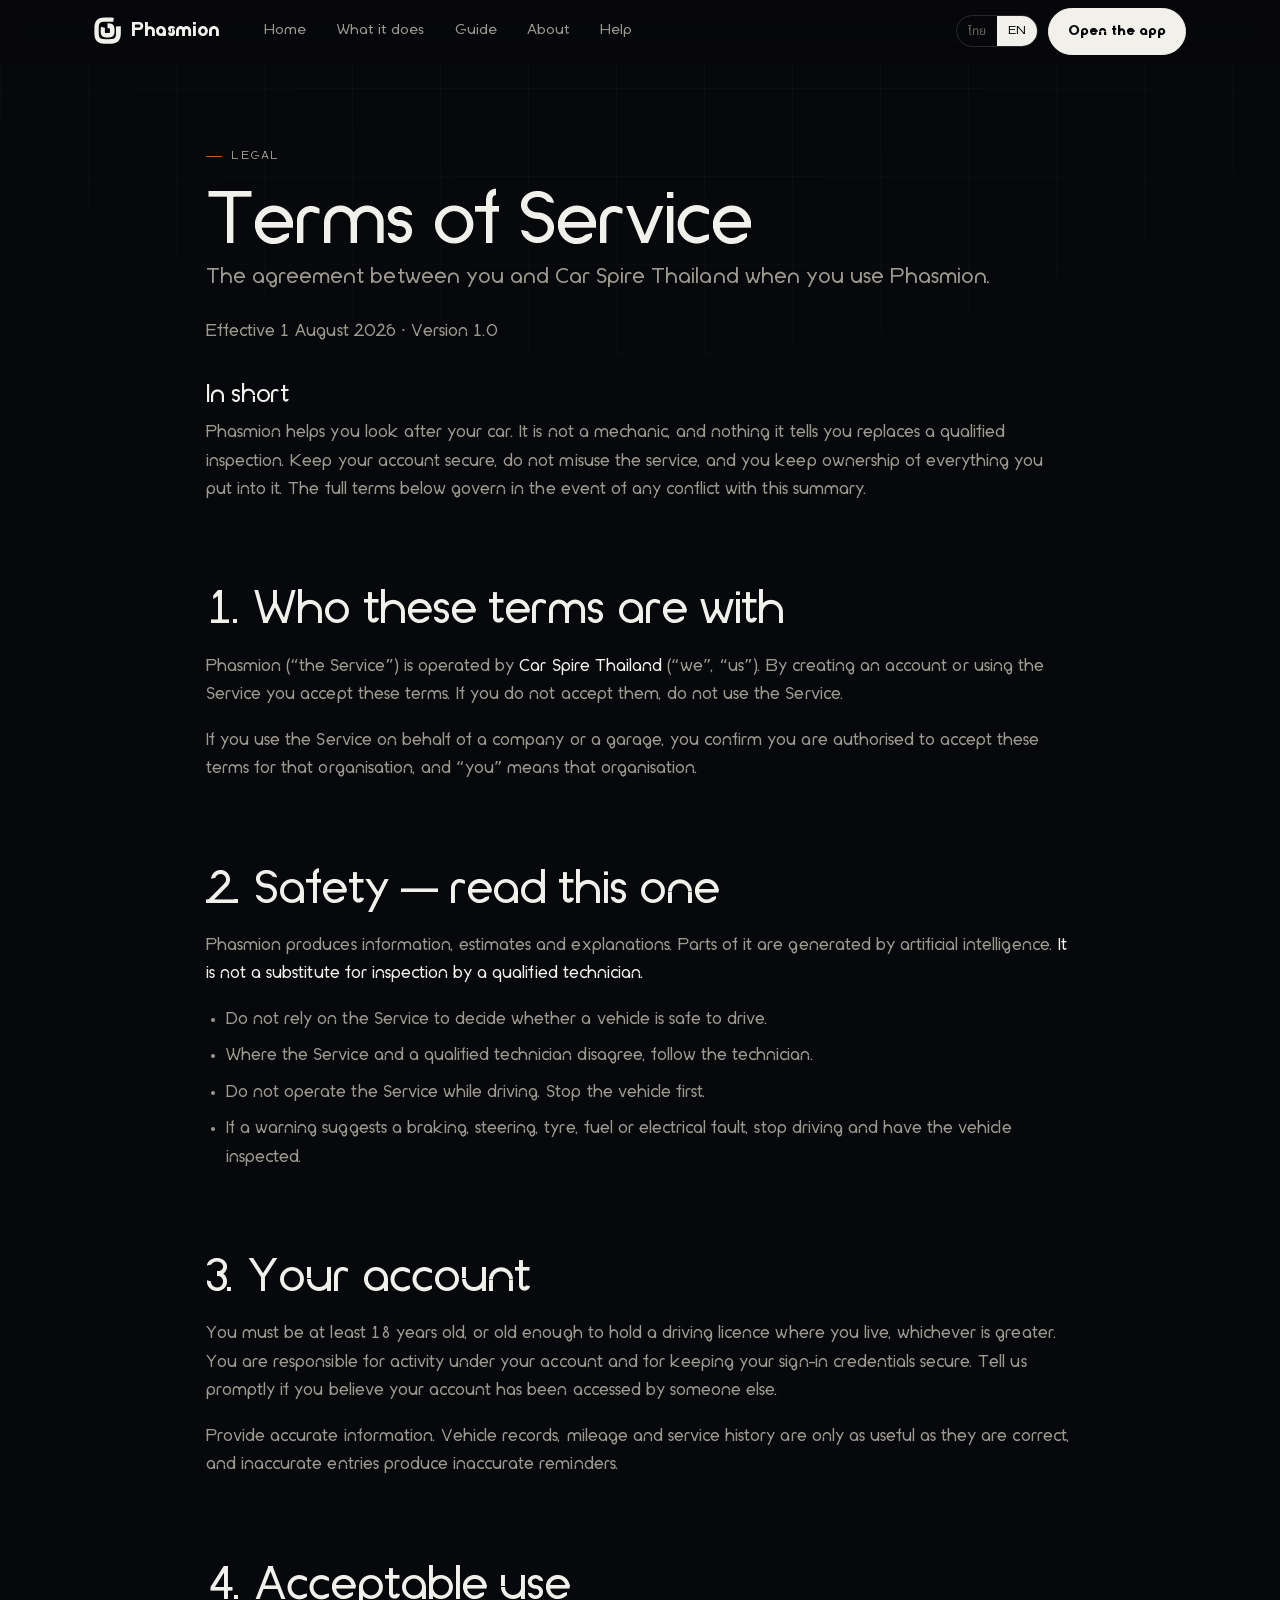
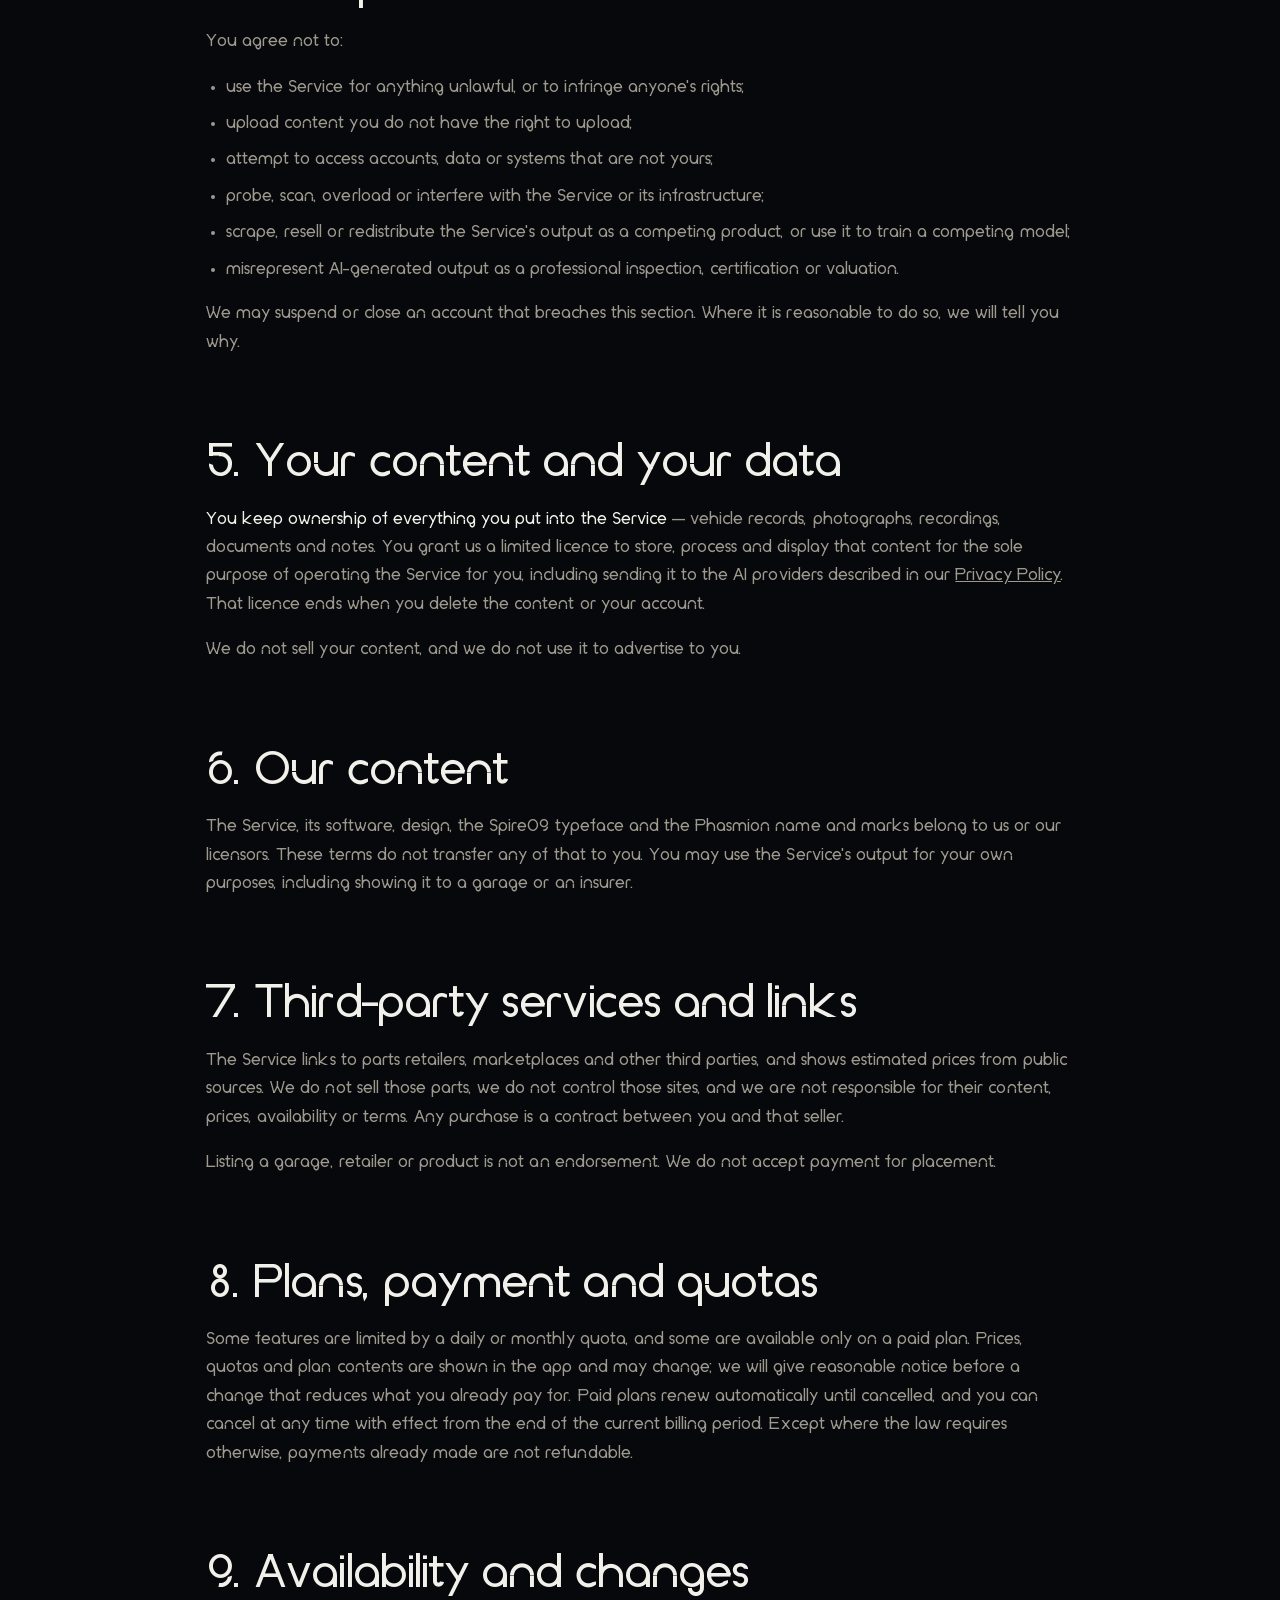
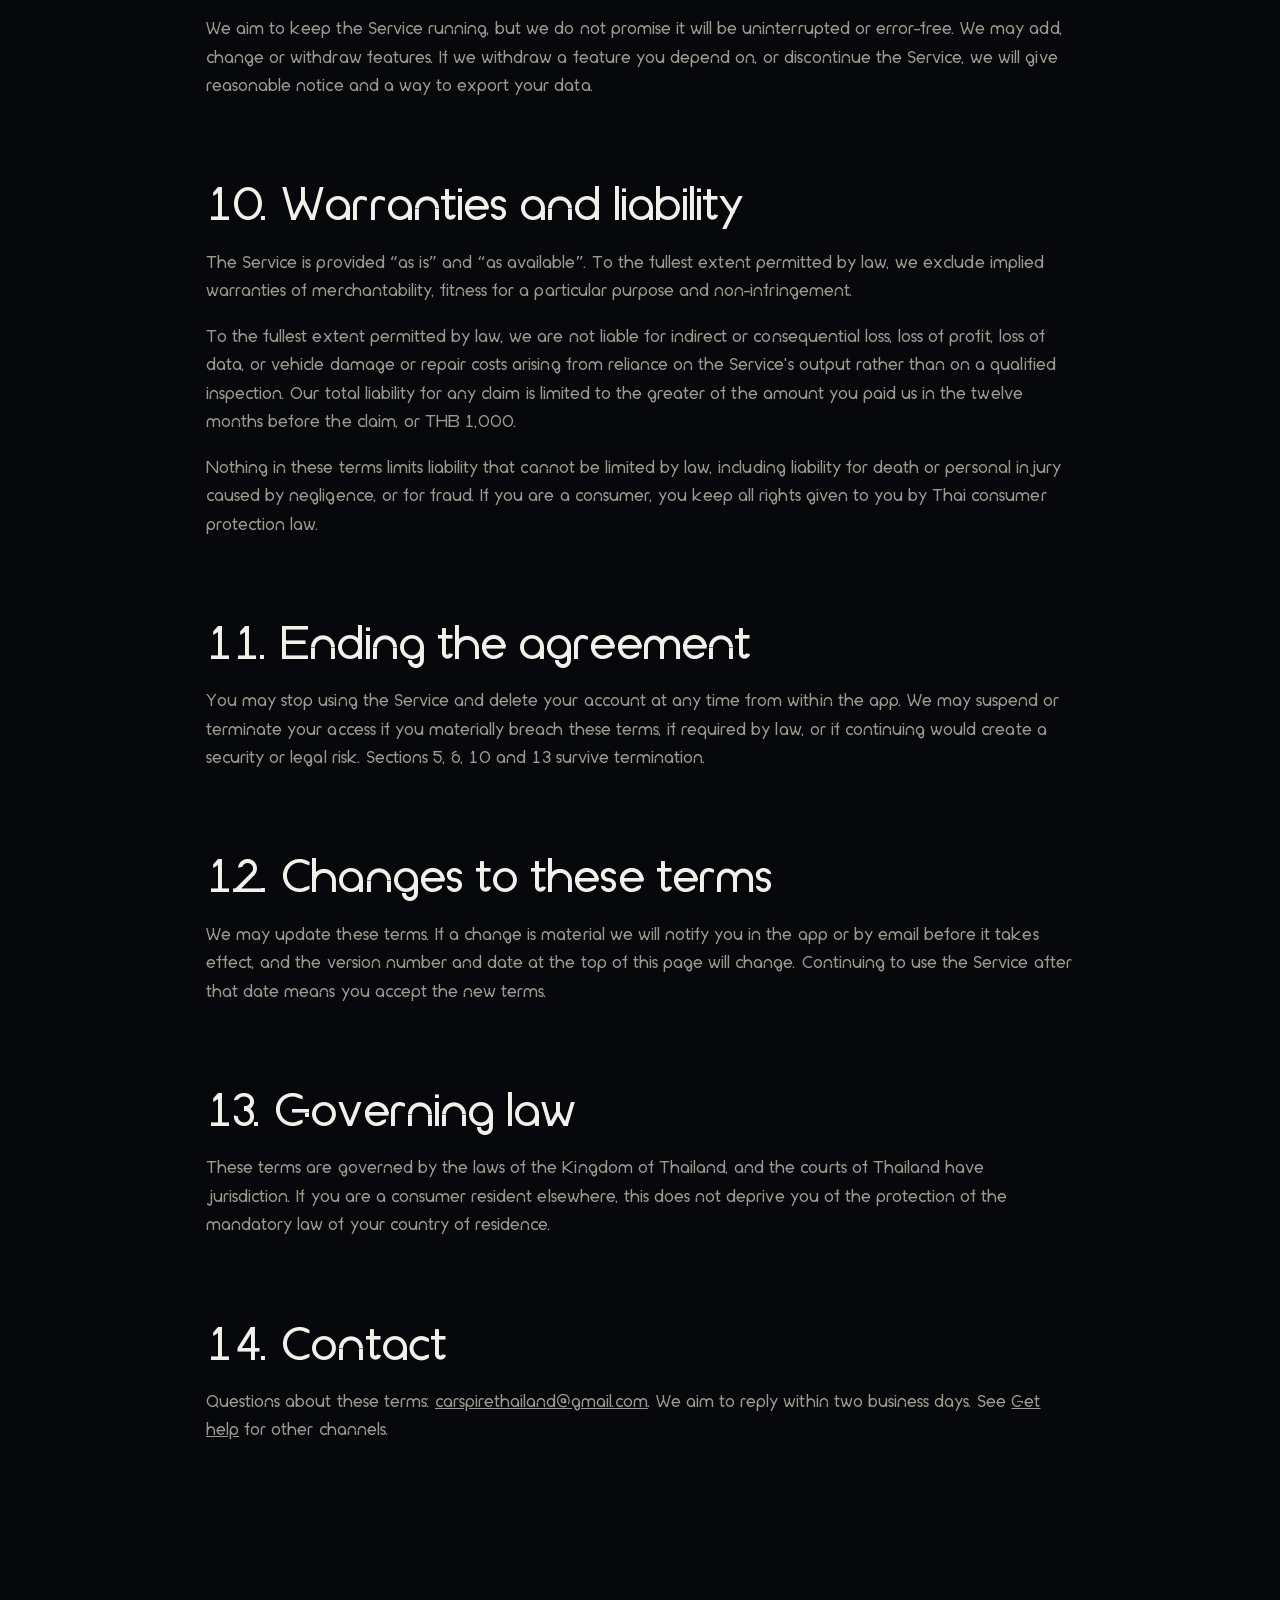
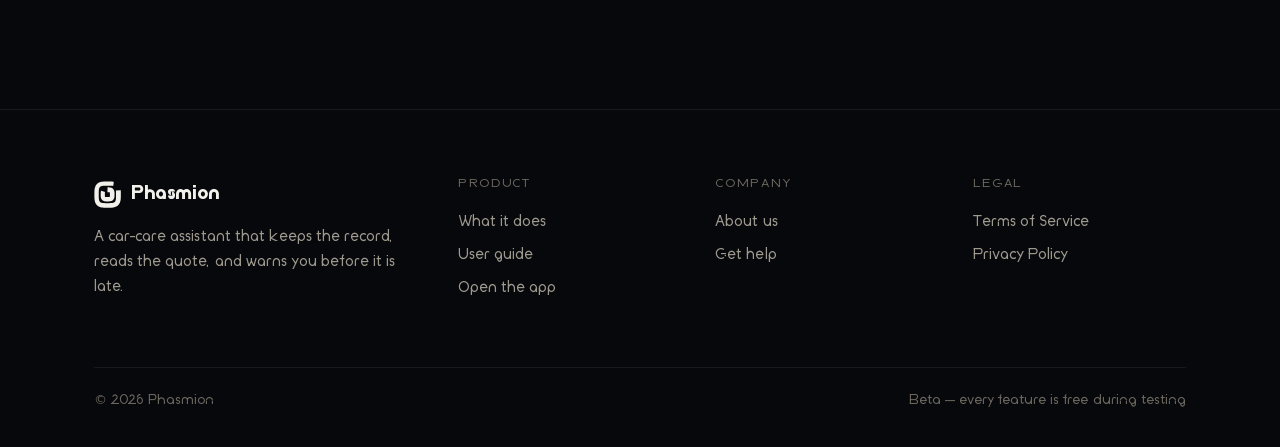
<file: terms.html>
<!doctype html>
<html lang="th">
<head>
<meta charset="utf-8">
<meta name="viewport" content="width=device-width,initial-scale=1,viewport-fit=cover">
<title>เงื่อนไขการให้บริการ — Phasmion</title>
<meta name="description" content="ข้อตกลงระหว่างคุณกับเรา เขียนให้อ่านเข้าใจได้จริง">
<meta name="theme-color" content="#07080B">
<meta property="og:title" content="เงื่อนไขการให้บริการ — Phasmion">
<meta property="og:description" content="ข้อตกลงระหว่างคุณกับเรา เขียนให้อ่านเข้าใจได้จริง">
<meta property="og:type" content="website">
<link rel="icon" href="assets/favicon.svg" type="image/svg+xml">
<link rel="preload" href="fonts/Spire09-Medium.woff2" as="font" type="font/woff2" crossorigin>
<link rel="preconnect" href="https://fonts.gstatic.com" crossorigin>
<link rel="stylesheet" href="assets/site.css">
<!-- ฟอนต์ไทยโหลดแบบไม่บล็อกการวาดหน้า ถ้าโหลดไม่ได้ก็ตกไปใช้ฟอนต์ระบบ -->
<link rel="stylesheet" media="print" onload="this.media='all'"
  href="https://fonts.googleapis.com/css2?family=Noto+Sans+Thai:wght@300;400;500;600;700&display=swap">
<noscript><link rel="stylesheet"
  href="https://fonts.googleapis.com/css2?family=Noto+Sans+Thai:wght@300;400;500;600;700&display=swap"></noscript>
<noscript><style>
  /* ถ้าสคริปต์ไม่ทำงาน เนื้อหาต้องยังอ่านได้ครบ ห้ามหายไปทั้งหน้า */
  .rv{opacity:1!important;transform:none!important}
  .pop{opacity:1!important;transform:none!important}
  .dash{stroke-dashoffset:0!important}
  .grow{transform:none!important}
</style></noscript>
</head>
<body>
<a class="skip" href="#main" data-th="ข้ามไปเนื้อหา" data-en="Skip to content">ข้ามไปเนื้อหา</a>
<header class="nav">
  <div class="nav-in">
    <a class="brand" href="index.html" aria-label="Phasmion">
      <svg class="mk" viewBox="0 0 200 200" fill="currentColor" aria-hidden="true"><path d="M99.6 83.0 108.3 83.0 111.5 83.1 113.6 83.3 115.0 83.5 115.9 83.7 116.4 83.8 116.6 83.8 116.6 83.8 116.5 83.7 116.4 83.5 116.3 83.3 116.3 83.3 116.5 83.4 116.7 83.9 116.9 84.7 117.2 86.0 117.5 88.0 117.7 90.9 117.9 96.5 117.9 107.5 117.8 111.0 117.6 113.3 117.4 114.9 117.2 116.0 117.0 116.6 116.9 117.0 116.9 117.1 117.0 117.1 117.1 117.0 117.2 117.0 117.2 117.1 117.0 117.2 116.5 117.4 115.7 117.7 114.4 118.0 112.6 118.3 109.8 118.6 105.1 118.7 93.6 118.7 89.5 118.7 87.0 118.5 85.2 118.3 84.0 118.1 83.2 117.9 82.7 117.7 82.4 117.6 82.4 117.6 82.3 117.7 82.3 117.7 82.2 117.6 82.0 117.4 81.8 117.0 81.5 116.1 81.2 114.9 80.9 113.1 80.6 110.5 80.5 106.4 80.4 94.9 80.5 90.1 80.6 87.3 80.8 85.4 81.0 84.0 81.3 83.0 82.0 81.0 L53.4 71.3 52.5 73.3 51.5 76.8 50.7 80.5 50.1 84.4 49.8 88.9 49.6 94.7 49.6 106.7 49.7 112.1 50.0 116.4 50.5 120.3 51.3 124.0 52.3 127.5 53.7 130.9 55.4 134.2 57.5 137.3 59.9 140.1 62.7 142.6 65.7 144.7 68.9 146.6 72.3 148.0 75.9 149.2 79.6 150.0 83.5 150.6 87.9 151.0 93.3 151.2 105.3 151.3 111.2 151.2 115.7 150.9 119.7 150.5 123.5 149.7 127.1 148.7 130.6 147.4 134.0 145.7 137.2 143.6 140.1 141.2 142.8 138.4 145.1 135.4 147.0 132.1 148.6 128.7 149.8 125.1 150.7 121.3 151.4 117.4 151.8 113.1 152.1 107.9 152.1 96.4 152.1 89.8 151.9 85.1 151.4 81.0 150.7 77.1 149.8 73.3 148.5 69.7 146.8 66.2 144.8 62.9 142.4 59.9 139.6 57.1 136.5 54.6 133.2 52.6 129.7 50.9 126.0 49.6 122.3 48.6 118.3 47.9 114.1 47.4 109.1 47.1 100.4 47.0Z"/><path d="M162.3 69.9 162.9 78.9 163.1 93.5 163.0 118.3 162.7 127.3 162.1 133.8 161.3 138.9 160.4 143.0 159.3 146.3 158.2 149.1 156.9 151.3 155.5 153.2 154.0 154.9 152.3 156.4 150.3 157.8 147.8 159.1 144.8 160.3 141.0 161.4 136.4 162.3 130.6 163.1 123.0 163.6 110.9 163.9 84.1 163.9 74.2 163.6 67.3 163.1 61.9 162.4 57.5 161.4 54.0 160.4 51.1 159.2 48.6 157.9 46.6 156.5 44.8 155.0 43.2 153.2 41.8 151.2 40.4 148.7 39.1 145.7 38.0 142.1 37.0 137.6 36.2 132.0 35.6 124.8 35.2 114.1 35.2 86.9 35.4 75.8 35.9 68.4 36.6 62.7 37.5 58.1 38.6 54.4 39.8 51.2 41.1 48.6 42.5 46.4 44.1 44.6 45.9 42.9 47.9 41.3 50.4 39.9 53.3 38.6 56.9 37.4 61.3 36.3 66.7 35.5 73.6 34.8 83.2 34.4 109.6 34.3 122.4 34.5 130.3 34.9 136.4 35.6 142.4 36.7 L146.9 6.8 140.9 5.6 133.0 4.6 123.5 4.0 109.7 3.7 82.9 3.7 71.8 4.1 63.1 4.8 55.6 5.9 48.8 7.4 42.4 9.4 36.6 11.9 31.1 14.9 26.0 18.5 21.5 22.6 17.4 27.3 13.9 32.4 10.9 38.0 8.5 44.0 6.5 50.4 5.0 57.4 3.9 65.2 3.2 74.4 2.9 86.7 2.8 114.3 3.1 126.3 3.8 135.3 4.8 143.1 6.2 150.1 8.1 156.6 10.6 162.7 13.5 168.3 17.1 173.5 21.2 178.3 25.8 182.5 30.9 186.2 36.4 189.3 42.4 191.9 48.9 194.0 55.8 195.6 63.5 196.7 72.4 197.5 83.7 197.9 111.0 198.0 124.3 197.8 133.7 197.3 141.8 196.3 149.0 194.9 155.6 193.1 161.8 190.7 167.6 187.9 173.0 184.4 177.9 180.3 182.3 175.7 186.2 170.7 189.5 165.1 192.2 159.1 194.4 152.7 196.1 145.8 197.4 138.2 198.3 129.6 198.7 118.9 198.9 93.4 198.8 77.9 198.3 68.9Z"/></svg>
      <span class="wm">Phasmion</span>
    </a>
    <nav class="nav-links">
      <a href="index.html"   data-th="หน้าแรก"    data-en="Home">หน้าแรก</a>
      <a href="features.html" data-th="ความสามารถ" data-en="What it does">ความสามารถ</a>
      <a href="guide.html"   data-th="คู่มือใช้งาน" data-en="Guide">คู่มือใช้งาน</a>
      <a href="about.html"   data-th="ความเป็นมา"  data-en="About">ความเป็นมา</a>
      <a href="help.html"    data-th="ช่วยเหลือ"   data-en="Help">ช่วยเหลือ</a>
    </nav>
    <div class="nav-right">
      <div class="lang" role="group" data-th-aria="เลือกภาษา" data-en-aria="Choose language">
        <button data-l="th" type="button">ไทย</button><button data-l="en" type="button">EN</button>
      </div>
      <a class="btn btn-solid" href="https://carspirethailand.github.io/Cendon-Beta/index.html" target="_blank" rel="noopener"
         data-th="เปิดแอป" data-en="Open the app">เปิดแอป</a>
      <button class="burger" type="button" aria-expanded="false"
              data-th-aria="เมนู" data-en-aria="Menu"><span></span><span></span><span></span></button>
    </div>
  </div>
</header>
<main id="main">
<section class="sec-tight" style="padding-top:clamp(40px,7vw,76px)">
  <div class="wrap" style="max-width:78ch">
    <div class="doc-body rv">
<p class="eyebrow" data-en="Legal" data-th="ข้อกฎหมาย">Legal</p>
<h1 data-en="Terms of Service" data-th="เงื่อนไขการให้บริการ">Terms of Service</h1>
<p class="lede" data-en="The agreement between you and Car Spire Thailand when you use Phasmion."
   data-th="ข้อตกลงระหว่างคุณกับ Car Spire Thailand เมื่อคุณใช้งาน Phasmion">The agreement between you and Car Spire Thailand when you use Phasmion.</p>
<p class="updated" data-en="Effective 1 August 2026 · Version 1.0"
   data-th="มีผลบังคับใช้ 1 สิงหาคม 2569 · เวอร์ชัน 1.0">Effective 1 August 2026 · Version 1.0</p>

<div data-lang="en">
  <div class="box">
    <h3>In short</h3>
    <p>Phasmion helps you look after your car. It is not a mechanic, and nothing
    it tells you replaces a qualified inspection. Keep your account secure, do
    not misuse the service, and you keep ownership of everything you put into
    it. The full terms below govern in the event of any conflict with this
    summary.</p>
  </div>

  <h2 id="s1">1. Who these terms are with</h2>
  <p>Phasmion (“the Service”) is operated by <strong>Car Spire Thailand</strong>
  (“we”, “us”). By creating an account or using the Service you accept these
  terms. If you do not accept them, do not use the Service.</p>
  <p>If you use the Service on behalf of a company or a garage, you confirm you
  are authorised to accept these terms for that organisation, and “you” means
  that organisation.</p>

  <h2 id="s2">2. Safety — read this one</h2>
  <p>Phasmion produces information, estimates and explanations. Parts of it are
  generated by artificial intelligence. <strong>It is not a substitute for
  inspection by a qualified technician.</strong></p>
  <ul>
    <li>Do not rely on the Service to decide whether a vehicle is safe to drive.</li>
    <li>Where the Service and a qualified technician disagree, follow the
    technician.</li>
    <li>Do not operate the Service while driving. Stop the vehicle first.</li>
    <li>If a warning suggests a braking, steering, tyre, fuel or electrical
    fault, stop driving and have the vehicle inspected.</li>
  </ul>

  <h2 id="s3">3. Your account</h2>
  <p>You must be at least 18 years old, or old enough to hold a driving licence
  where you live, whichever is greater. You are responsible for activity under
  your account and for keeping your sign-in credentials secure. Tell us promptly
  if you believe your account has been accessed by someone else.</p>
  <p>Provide accurate information. Vehicle records, mileage and service history
  are only as useful as they are correct, and inaccurate entries produce
  inaccurate reminders.</p>

  <h2 id="s4">4. Acceptable use</h2>
  <p>You agree not to:</p>
  <ul>
    <li>use the Service for anything unlawful, or to infringe anyone's rights;</li>
    <li>upload content you do not have the right to upload;</li>
    <li>attempt to access accounts, data or systems that are not yours;</li>
    <li>probe, scan, overload or interfere with the Service or its
    infrastructure;</li>
    <li>scrape, resell or redistribute the Service's output as a competing
    product, or use it to train a competing model;</li>
    <li>misrepresent AI-generated output as a professional inspection,
    certification or valuation.</li>
  </ul>
  <p>We may suspend or close an account that breaches this section. Where it is
  reasonable to do so, we will tell you why.</p>

  <h2 id="s5">5. Your content and your data</h2>
  <p><strong>You keep ownership of everything you put into the Service</strong>
  — vehicle records, photographs, recordings, documents and notes. You grant us
  a limited licence to store, process and display that content for the sole
  purpose of operating the Service for you, including sending it to the AI
  providers described in our
  <a class="ln" href="./privacy.html">Privacy Policy</a>. That licence ends when
  you delete the content or your account.</p>
  <p>We do not sell your content, and we do not use it to advertise to you.</p>

  <h2 id="s6">6. Our content</h2>
  <p>The Service, its software, design, the Spire09 typeface and the Phasmion
  name and marks belong to us or our licensors. These terms do not transfer any
  of that to you. You may use the Service's output for your own purposes,
  including showing it to a garage or an insurer.</p>

  <h2 id="s7">7. Third-party services and links</h2>
  <p>The Service links to parts retailers, marketplaces and other third parties,
  and shows estimated prices from public sources. We do not sell those parts, we
  do not control those sites, and we are not responsible for their content,
  prices, availability or terms. Any purchase is a contract between you and that
  seller.</p>
  <p>Listing a garage, retailer or product is not an endorsement. We do not
  accept payment for placement.</p>

  <h2 id="s8">8. Plans, payment and quotas</h2>
  <p>Some features are limited by a daily or monthly quota, and some are
  available only on a paid plan. Prices, quotas and plan contents are shown in
  the app and may change; we will give reasonable notice before a change that
  reduces what you already pay for. Paid plans renew automatically until
  cancelled, and you can cancel at any time with effect from the end of the
  current billing period. Except where the law requires otherwise, payments
  already made are not refundable.</p>

  <h2 id="s9">9. Availability and changes</h2>
  <p>We aim to keep the Service running, but we do not promise it will be
  uninterrupted or error-free. We may add, change or withdraw features. If we
  withdraw a feature you depend on, or discontinue the Service, we will give
  reasonable notice and a way to export your data.</p>

  <h2 id="s10">10. Warranties and liability</h2>
  <p>The Service is provided “as is” and “as available”. To the fullest extent
  permitted by law, we exclude implied warranties of merchantability, fitness
  for a particular purpose and non-infringement.</p>
  <p>To the fullest extent permitted by law, we are not liable for indirect or
  consequential loss, loss of profit, loss of data, or vehicle damage or repair
  costs arising from reliance on the Service's output rather than on a
  qualified inspection. Our total liability for any claim is limited to the
  greater of the amount you paid us in the twelve months before the claim, or
  THB 1,000.</p>
  <p>Nothing in these terms limits liability that cannot be limited by law,
  including liability for death or personal injury caused by negligence, or for
  fraud. If you are a consumer, you keep all rights given to you by Thai
  consumer protection law.</p>

  <h2 id="s11">11. Ending the agreement</h2>
  <p>You may stop using the Service and delete your account at any time from
  within the app. We may suspend or terminate your access if you materially
  breach these terms, if required by law, or if continuing would create a
  security or legal risk. Sections 5, 6, 10 and 13 survive termination.</p>

  <h2 id="s12">12. Changes to these terms</h2>
  <p>We may update these terms. If a change is material we will notify you in
  the app or by email before it takes effect, and the version number and date at
  the top of this page will change. Continuing to use the Service after that
  date means you accept the new terms.</p>

  <h2 id="s13">13. Governing law</h2>
  <p>These terms are governed by the laws of the Kingdom of Thailand, and the
  courts of Thailand have jurisdiction. If you are a consumer resident
  elsewhere, this does not deprive you of the protection of the mandatory law of
  your country of residence.</p>

  <h2 id="s14">14. Contact</h2>
  <p>Questions about these terms:
  <a class="ln" href="mailto:carspirethailand@gmail.com">carspirethailand@gmail.com</a>.
  We aim to reply within two business days. See
  <a class="ln" href="./help.html">Get help</a> for other channels.</p>
</div>

<div data-lang="th" hidden>
  <div class="box">
    <h3>สรุปสั้น</h3>
    <p>Phasmion ช่วยคุณดูแลรถ แต่ไม่ใช่ช่าง และไม่มีสิ่งใดที่ระบบบอกคุณ
    มาแทนการตรวจสอบโดยผู้มีความรู้ความชำนาญได้ กรุณารักษาบัญชีให้ปลอดภัย
    อย่าใช้บริการในทางที่ผิด และสิ่งที่คุณใส่เข้ามายังเป็นของคุณทั้งหมด
    หากข้อความสรุปนี้ขัดกับเงื่อนไขฉบับเต็มด้านล่าง ให้ยึดฉบับเต็มเป็นสำคัญ</p>
  </div>

  <h2>1. เงื่อนไขนี้ทำกับใคร</h2>
  <p>Phasmion (“บริการ”) ดำเนินการโดย <strong>Car Spire Thailand</strong>
  (“เรา”) การสร้างบัญชีหรือการใช้บริการถือว่าคุณยอมรับเงื่อนไขนี้
  หากไม่ยอมรับ กรุณาอย่าใช้บริการ</p>
  <p>หากคุณใช้บริการในนามบริษัทหรืออู่ คุณรับรองว่าคุณมีอำนาจยอมรับเงื่อนไขนี้
  แทนองค์กรนั้น และคำว่า “คุณ” หมายถึงองค์กรนั้น</p>

  <h2>2. ความปลอดภัย — ข้อนี้ต้องอ่าน</h2>
  <p>Phasmion ให้ข้อมูล ค่าประมาณ และคำอธิบาย บางส่วนสร้างขึ้นด้วยปัญญาประดิษฐ์
  <strong>ไม่สามารถใช้แทนการตรวจสอบโดยช่างผู้มีความชำนาญได้</strong></p>
  <ul>
    <li>อย่าใช้บริการนี้ตัดสินว่ารถอยู่ในสภาพที่ขับได้อย่างปลอดภัยหรือไม่</li>
    <li>หากสิ่งที่ระบบบอกขัดกับสิ่งที่ช่างผู้ชำนาญบอก ให้เชื่อช่าง</li>
    <li>อย่าใช้งานขณะขับรถ ให้จอดรถก่อน</li>
    <li>หากมีสัญญาณบ่งชี้ความผิดปกติของระบบเบรก พวงมาลัย ยาง เชื้อเพลิง
    หรือไฟฟ้า ให้หยุดขับและนำรถเข้าตรวจสอบ</li>
  </ul>

  <h2>3. บัญชีของคุณ</h2>
  <p>คุณต้องมีอายุอย่างน้อย 18 ปี หรืออายุที่ทำใบขับขี่ได้ในประเทศที่คุณอยู่
  แล้วแต่ว่าอย่างใดมากกว่า คุณรับผิดชอบกิจกรรมที่เกิดขึ้นภายใต้บัญชีของคุณ
  และการรักษาข้อมูลเข้าสู่ระบบให้ปลอดภัย หากสงสัยว่ามีผู้อื่นเข้าถึงบัญชีของคุณ
  กรุณาแจ้งเราโดยเร็ว</p>
  <p>กรุณากรอกข้อมูลตามจริง ประวัติรถ เลขไมล์ และประวัติการบำรุงรักษา
  จะมีประโยชน์เท่าที่มันถูกต้อง ข้อมูลที่ผิดจะให้การแจ้งเตือนที่ผิดตามไปด้วย</p>

  <h2>4. การใช้งานที่ยอมรับได้</h2>
  <p>คุณตกลงว่าจะไม่</p>
  <ul>
    <li>ใช้บริการเพื่อการที่ผิดกฎหมาย หรือละเมิดสิทธิของผู้อื่น</li>
    <li>อัปโหลดเนื้อหาที่คุณไม่มีสิทธิอัปโหลด</li>
    <li>พยายามเข้าถึงบัญชี ข้อมูล หรือระบบที่ไม่ใช่ของคุณ</li>
    <li>ตรวจสอบช่องโหว่ สแกน สร้างภาระเกินควร หรือรบกวนการทำงานของระบบ</li>
    <li>ดึงข้อมูล ขายต่อ หรือเผยแพร่ผลลัพธ์ของบริการเพื่อทำสินค้าแข่ง
    หรือใช้ฝึกโมเดลที่แข่งกับเรา</li>
    <li>นำผลลัพธ์จาก AI ไปแอบอ้างว่าเป็นการตรวจสภาพ การรับรอง
    หรือการประเมินราคาโดยผู้ชำนาญ</li>
  </ul>
  <p>เราอาจระงับหรือปิดบัญชีที่ฝ่าฝืนข้อนี้ และจะแจ้งเหตุผลให้ทราบเท่าที่ทำได้</p>

  <h2>5. เนื้อหาและข้อมูลของคุณ</h2>
  <p><strong>สิ่งที่คุณใส่เข้ามาในบริการยังเป็นของคุณทั้งหมด</strong> ทั้งประวัติรถ
  รูปถ่าย ไฟล์เสียง เอกสาร และบันทึก คุณให้สิทธิเราอย่างจำกัดในการจัดเก็บ
  ประมวลผล และแสดงเนื้อหานั้น เพียงเพื่อให้บริการแก่คุณเท่านั้น ซึ่งรวมถึงการส่งไปยัง
  ผู้ให้บริการ AI ตามที่ระบุใน<a class="ln" href="./privacy.html">นโยบายความเป็นส่วนตัว</a>
  สิทธินี้สิ้นสุดเมื่อคุณลบเนื้อหาหรือลบบัญชี</p>
  <p>เราไม่ขายเนื้อหาของคุณ และไม่ใช้มันเพื่อยิงโฆษณาใส่คุณ</p>

  <h2>6. เนื้อหาของเรา</h2>
  <p>ตัวบริการ ซอฟต์แวร์ งานออกแบบ ฟอนต์ Spire09 รวมถึงชื่อและเครื่องหมาย
  Phasmion เป็นของเราหรือผู้ให้สิทธิแก่เรา เงื่อนไขนี้ไม่ได้โอนสิ่งเหล่านั้นให้คุณ
  แต่คุณนำผลลัพธ์จากบริการไปใช้เพื่อประโยชน์ของคุณเองได้ รวมถึงนำไปแสดงต่ออู่
  หรือบริษัทประกัน</p>

  <h2>7. บริการและลิงก์ของบุคคลภายนอก</h2>
  <p>บริการมีลิงก์ไปยังร้านอะไหล่ ตลาดออนไลน์ และบุคคลภายนอกอื่น ๆ
  และแสดงราคาประมาณจากแหล่งข้อมูลสาธารณะ เราไม่ได้เป็นผู้ขายอะไหล่เหล่านั้น
  ไม่ได้ควบคุมเว็บเหล่านั้น และไม่รับผิดชอบต่อเนื้อหา ราคา ความพร้อมจำหน่าย
  หรือเงื่อนไขของเขา การซื้อขายเป็นสัญญาระหว่างคุณกับผู้ขายรายนั้น</p>
  <p>การที่อู่ ร้านค้า หรือสินค้าปรากฏในบริการ ไม่ใช่การรับรองจากเรา
  และเราไม่รับเงินเพื่อจัดอันดับ</p>

  <h2>8. แพ็กเกจ การชำระเงิน และโควตา</h2>
  <p>บางฟีเจอร์มีโควตาจำกัดรายวันหรือรายเดือน และบางฟีเจอร์มีเฉพาะแพ็กเกจแบบเสียเงิน
  ราคา โควตา และสิ่งที่ได้ในแต่ละแพ็กเกจแสดงอยู่ในแอปและอาจเปลี่ยนแปลงได้
  เราจะแจ้งล่วงหน้าตามสมควรก่อนการเปลี่ยนแปลงที่ลดสิ่งที่คุณจ่ายเงินไปแล้ว
  แพ็กเกจแบบเสียเงินจะต่ออายุอัตโนมัติจนกว่าคุณจะยกเลิก
  ซึ่งยกเลิกได้ทุกเมื่อโดยมีผลเมื่อสิ้นรอบบิลปัจจุบัน
  เว้นแต่กฎหมายกำหนดเป็นอย่างอื่น เงินที่ชำระไปแล้วไม่สามารถขอคืนได้</p>

  <h2>9. ความพร้อมใช้งานและการเปลี่ยนแปลง</h2>
  <p>เราตั้งใจให้บริการทำงานต่อเนื่อง แต่ไม่รับประกันว่าจะไม่มีการหยุดชะงัก
  หรือไม่มีข้อผิดพลาด เราอาจเพิ่ม เปลี่ยน หรือยกเลิกฟีเจอร์
  หากเรายกเลิกฟีเจอร์ที่คุณพึ่งพาอยู่ หรือยุติการให้บริการ
  เราจะแจ้งล่วงหน้าตามสมควรและจัดช่องทางให้ดาวน์โหลดข้อมูลของคุณออกไป</p>

  <h2>10. การรับประกันและความรับผิด</h2>
  <p>บริการนี้ให้ตามสภาพที่เป็นอยู่ (“as is”) และตามที่มีให้ใช้ (“as available”)
  เท่าที่กฎหมายอนุญาต เราไม่รับประกันโดยปริยายในเรื่องความเหมาะสมเชิงพาณิชย์
  ความเหมาะสมกับวัตถุประสงค์เฉพาะ และการไม่ละเมิดสิทธิ</p>
  <p>เท่าที่กฎหมายอนุญาต เราไม่รับผิดต่อความเสียหายทางอ้อมหรือความเสียหายสืบเนื่อง
  การสูญเสียกำไร การสูญหายของข้อมูล หรือความเสียหายและค่าซ่อมรถที่เกิดจาก
  การเชื่อผลลัพธ์ของบริการแทนการตรวจสอบโดยผู้ชำนาญ
  ความรับผิดรวมของเราต่อข้อเรียกร้องใด ๆ จำกัดไม่เกินจำนวนที่คุณชำระให้เรา
  ในรอบสิบสองเดือนก่อนเกิดข้อเรียกร้อง หรือ 1,000 บาท แล้วแต่จำนวนใดสูงกว่า</p>
  <p>ไม่มีข้อความใดในเงื่อนไขนี้จำกัดความรับผิดที่กฎหมายห้ามจำกัด
  รวมถึงความรับผิดต่อการเสียชีวิตหรือการบาดเจ็บที่เกิดจากความประมาทเลินเล่อ
  และการฉ้อโกง หากคุณเป็นผู้บริโภค คุณยังคงมีสิทธิทุกประการตามกฎหมาย
  คุ้มครองผู้บริโภคของไทย</p>

  <h2>11. การสิ้นสุดข้อตกลง</h2>
  <p>คุณเลิกใช้บริการและลบบัญชีได้ทุกเมื่อจากภายในแอป
  เราอาจระงับหรือยุติการเข้าถึงของคุณ หากคุณฝ่าฝืนเงื่อนไขนี้ในสาระสำคัญ
  หากกฎหมายกำหนด หรือหากการให้บริการต่อจะก่อความเสี่ยงด้านความปลอดภัย
  หรือด้านกฎหมาย ข้อ 5, 6, 10 และ 13 ยังคงมีผลต่อไปหลังสิ้นสุดข้อตกลง</p>

  <h2>12. การแก้ไขเงื่อนไข</h2>
  <p>เราอาจปรับปรุงเงื่อนไขนี้ หากเป็นการเปลี่ยนแปลงในสาระสำคัญ
  เราจะแจ้งให้ทราบในแอปหรือทางอีเมลก่อนมีผลบังคับใช้
  และเลขเวอร์ชันกับวันที่ด้านบนหน้านี้จะเปลี่ยนตาม
  การใช้บริการต่อหลังวันที่ดังกล่าวถือว่าคุณยอมรับเงื่อนไขใหม่</p>

  <h2>13. กฎหมายที่ใช้บังคับ</h2>
  <p>เงื่อนไขนี้อยู่ภายใต้กฎหมายแห่งราชอาณาจักรไทย และให้ศาลไทยมีเขตอำนาจ
  หากคุณเป็นผู้บริโภคที่มีถิ่นที่อยู่ในประเทศอื่น ข้อนี้ไม่ตัดสิทธิความคุ้มครอง
  ตามกฎหมายที่บังคับใช้โดยเด็ดขาดของประเทศที่คุณอยู่</p>

  <h2>14. ติดต่อ</h2>
  <p>คำถามเกี่ยวกับเงื่อนไขนี้
  <a class="ln" href="mailto:carspirethailand@gmail.com">carspirethailand@gmail.com</a>
  เราตั้งใจตอบกลับภายในสองวันทำการ ช่องทางอื่นดูได้ที่
  <a class="ln" href="./help.html">ศูนย์ช่วยเหลือ</a></p>
</div>
    </div>
  </div>
</section>
</main>
<footer class="ft">
  <div class="wrap">
    <div class="ft-grid">
      <div>
        <a class="brand" href="index.html" aria-label="Phasmion"><svg class="mk" viewBox="0 0 200 200" fill="currentColor" aria-hidden="true"><path d="M99.6 83.0 108.3 83.0 111.5 83.1 113.6 83.3 115.0 83.5 115.9 83.7 116.4 83.8 116.6 83.8 116.6 83.8 116.5 83.7 116.4 83.5 116.3 83.3 116.3 83.3 116.5 83.4 116.7 83.9 116.9 84.7 117.2 86.0 117.5 88.0 117.7 90.9 117.9 96.5 117.9 107.5 117.8 111.0 117.6 113.3 117.4 114.9 117.2 116.0 117.0 116.6 116.9 117.0 116.9 117.1 117.0 117.1 117.1 117.0 117.2 117.0 117.2 117.1 117.0 117.2 116.5 117.4 115.7 117.7 114.4 118.0 112.6 118.3 109.8 118.6 105.1 118.7 93.6 118.7 89.5 118.7 87.0 118.5 85.2 118.3 84.0 118.1 83.2 117.9 82.7 117.7 82.4 117.6 82.4 117.6 82.3 117.7 82.3 117.7 82.2 117.6 82.0 117.4 81.8 117.0 81.5 116.1 81.2 114.9 80.9 113.1 80.6 110.5 80.5 106.4 80.4 94.9 80.5 90.1 80.6 87.3 80.8 85.4 81.0 84.0 81.3 83.0 82.0 81.0 L53.4 71.3 52.5 73.3 51.5 76.8 50.7 80.5 50.1 84.4 49.8 88.9 49.6 94.7 49.6 106.7 49.7 112.1 50.0 116.4 50.5 120.3 51.3 124.0 52.3 127.5 53.7 130.9 55.4 134.2 57.5 137.3 59.9 140.1 62.7 142.6 65.7 144.7 68.9 146.6 72.3 148.0 75.9 149.2 79.6 150.0 83.5 150.6 87.9 151.0 93.3 151.2 105.3 151.3 111.2 151.2 115.7 150.9 119.7 150.5 123.5 149.7 127.1 148.7 130.6 147.4 134.0 145.7 137.2 143.6 140.1 141.2 142.8 138.4 145.1 135.4 147.0 132.1 148.6 128.7 149.8 125.1 150.7 121.3 151.4 117.4 151.8 113.1 152.1 107.9 152.1 96.4 152.1 89.8 151.9 85.1 151.4 81.0 150.7 77.1 149.8 73.3 148.5 69.7 146.8 66.2 144.8 62.9 142.4 59.9 139.6 57.1 136.5 54.6 133.2 52.6 129.7 50.9 126.0 49.6 122.3 48.6 118.3 47.9 114.1 47.4 109.1 47.1 100.4 47.0Z"/><path d="M162.3 69.9 162.9 78.9 163.1 93.5 163.0 118.3 162.7 127.3 162.1 133.8 161.3 138.9 160.4 143.0 159.3 146.3 158.2 149.1 156.9 151.3 155.5 153.2 154.0 154.9 152.3 156.4 150.3 157.8 147.8 159.1 144.8 160.3 141.0 161.4 136.4 162.3 130.6 163.1 123.0 163.6 110.9 163.9 84.1 163.9 74.2 163.6 67.3 163.1 61.9 162.4 57.5 161.4 54.0 160.4 51.1 159.2 48.6 157.9 46.6 156.5 44.8 155.0 43.2 153.2 41.8 151.2 40.4 148.7 39.1 145.7 38.0 142.1 37.0 137.6 36.2 132.0 35.6 124.8 35.2 114.1 35.2 86.9 35.4 75.8 35.9 68.4 36.6 62.7 37.5 58.1 38.6 54.4 39.8 51.2 41.1 48.6 42.5 46.4 44.1 44.6 45.9 42.9 47.9 41.3 50.4 39.9 53.3 38.6 56.9 37.4 61.3 36.3 66.7 35.5 73.6 34.8 83.2 34.4 109.6 34.3 122.4 34.5 130.3 34.9 136.4 35.6 142.4 36.7 L146.9 6.8 140.9 5.6 133.0 4.6 123.5 4.0 109.7 3.7 82.9 3.7 71.8 4.1 63.1 4.8 55.6 5.9 48.8 7.4 42.4 9.4 36.6 11.9 31.1 14.9 26.0 18.5 21.5 22.6 17.4 27.3 13.9 32.4 10.9 38.0 8.5 44.0 6.5 50.4 5.0 57.4 3.9 65.2 3.2 74.4 2.9 86.7 2.8 114.3 3.1 126.3 3.8 135.3 4.8 143.1 6.2 150.1 8.1 156.6 10.6 162.7 13.5 168.3 17.1 173.5 21.2 178.3 25.8 182.5 30.9 186.2 36.4 189.3 42.4 191.9 48.9 194.0 55.8 195.6 63.5 196.7 72.4 197.5 83.7 197.9 111.0 198.0 124.3 197.8 133.7 197.3 141.8 196.3 149.0 194.9 155.6 193.1 161.8 190.7 167.6 187.9 173.0 184.4 177.9 180.3 182.3 175.7 186.2 170.7 189.5 165.1 192.2 159.1 194.4 152.7 196.1 145.8 197.4 138.2 198.3 129.6 198.7 118.9 198.9 93.4 198.8 77.9 198.3 68.9Z"/></svg><span class="wm">Phasmion</span></a>
        <p class="dim" style="margin-top:14px;max-width:34ch;font-size:14.6px"
           data-th="ผู้ช่วยดูแลรถที่จำแทนคุณ อ่านใบเสนอราคาแทนคุณ และเตือนก่อนจะสาย"
           data-en="A car-care assistant that keeps the record, reads the quote, and warns you before it is late.">
          ผู้ช่วยดูแลรถที่จำแทนคุณ อ่านใบเสนอราคาแทนคุณ และเตือนก่อนจะสาย</p>
      </div>
      <div>
        <h4 data-th="ผลิตภัณฑ์" data-en="Product">ผลิตภัณฑ์</h4>
        <a href="features.html" data-th="ความสามารถทั้งหมด" data-en="What it does">ความสามารถทั้งหมด</a>
        <a href="guide.html" data-th="คู่มือใช้งาน" data-en="User guide">คู่มือใช้งาน</a>
        <a href="https://carspirethailand.github.io/Cendon-Beta/index.html" target="_blank" rel="noopener" data-th="เปิดแอป" data-en="Open the app">เปิดแอป</a>
      </div>
      <div>
        <h4 data-th="บริษัท" data-en="Company">บริษัท</h4>
        <a href="about.html" data-th="ความเป็นมา" data-en="About us">ความเป็นมา</a>
        <a href="help.html" data-th="ศูนย์ช่วยเหลือ" data-en="Get help">ศูนย์ช่วยเหลือ</a>
      </div>
      <div>
        <h4 data-th="กฎหมาย" data-en="Legal">กฎหมาย</h4>
        <a href="terms.html" aria-current="page" data-th="เงื่อนไขการให้บริการ" data-en="Terms of Service">เงื่อนไขการให้บริการ</a>
        <a href="privacy.html" data-th="นโยบายความเป็นส่วนตัว" data-en="Privacy Policy">นโยบายความเป็นส่วนตัว</a>
      </div>
    </div>
    <div class="ft-base">
      <span>© <span data-year></span> Phasmion</span>
      <span data-th="ช่วงเบต้า — ใช้ได้ทุกฟีเจอร์ฟรี"
            data-en="Beta — every feature is free during testing">ช่วงเบต้า — ใช้ได้ทุกฟีเจอร์ฟรี</span>
    </div>
  </div>
</footer>
<script src="assets/site.js" defer></script>
</body>
</html>
</file>
<file: assets/site.css>
/* ─────────────────────────────────────────────────────────────
   Cendon — เว็บไซต์แนะนำการใช้งาน
   ธีมมืดอย่างเดียว จงใจ ไม่มีสลับสว่าง
   ───────────────────────────────────────────────────────────── */

@font-face{font-family:"Spire09";src:url(../fonts/Spire09-Thin.woff2)   format("woff2");font-weight:300;font-style:normal;font-display:swap}
@font-face{font-family:"Spire09";src:url(../fonts/Spire09-Medium.woff2) format("woff2");font-weight:500;font-style:normal;font-display:swap}
@font-face{font-family:"Spire09";src:url(../fonts/Spire09-Bold.woff2)   format("woff2");font-weight:700;font-style:normal;font-display:swap}
@font-face{font-family:"Spire09";src:url(../fonts/Spire09-MediumItalic.woff2) format("woff2");font-weight:500;font-style:italic;font-display:swap}

:root{
  /* พื้นและเส้น */
  --void:#07080B;
  --deep:#0A0C11;
  --panel:#0F1218;
  --panel-2:#141821;
  --line:rgba(255,255,255,.075);
  --line-2:rgba(255,255,255,.14);

  /* ตัวอักษร */
  --ink:#F2F0EA;
  --dim:#9E998F;
  --faint:#6B665E;

  /* สีอุ่นของ Cendon */
  --warm:#E8703A;
  --warm-lo:#F3A468;
  --warm-hi:#FF8F55;
  --glow:rgba(232,112,58,.30);

  /* ตัวอักษร */
  --f-en:"Spire09",ui-sans-serif,system-ui,-apple-system,"Segoe UI",sans-serif;
  --f-th:"Noto Sans Thai","IBM Plex Sans Thai","Sarabun",system-ui,-apple-system,sans-serif;
  --f-num:ui-sans-serif,system-ui,-apple-system,"Segoe UI",sans-serif;
  --f-mono:ui-monospace,SFMono-Regular,Menlo,monospace;

  /* จังหวะ */
  --pad:clamp(18px,5vw,34px);
  --wrap:1160px;
  --gap-sec:clamp(76px,13vw,160px);
  --r:14px;
  --ease:cubic-bezier(.22,.85,.28,1);
}

*,*::before,*::after{box-sizing:border-box}
html{-webkit-text-size-adjust:100%;scroll-behavior:smooth}
@media (prefers-reduced-motion:reduce){html{scroll-behavior:auto}}

body{
  margin:0;background:var(--void);color:var(--ink);
  font-family:var(--f-th);font-size:16.5px;line-height:1.72;
  -webkit-font-smoothing:antialiased;text-rendering:optimizeLegibility;
  overflow-x:hidden;
}
html[lang="en"] body{font-family:var(--f-en);letter-spacing:.002em}

/* ตารางเส้นบาง ๆ เป็นฉากหลังทั้งหน้า — นิ่ง ไม่กินแรงเครื่อง */
body::before{
  content:"";position:fixed;inset:0;z-index:0;pointer-events:none;
  background:
    linear-gradient(rgba(255,255,255,.022) 1px,transparent 1px) 0 0/100% 88px,
    linear-gradient(90deg,rgba(255,255,255,.022) 1px,transparent 1px) 0 0/88px 100%;
  mask-image:radial-gradient(ellipse 120% 90% at 50% 0%,#000 20%,transparent 78%);
  -webkit-mask-image:radial-gradient(ellipse 120% 90% at 50% 0%,#000 20%,transparent 78%);
}
main,header,footer{position:relative;z-index:1}

img,svg{max-width:100%}
a{color:inherit}

/* ── ตัวอักษร ─────────────────────────────────────────────── */
h1,h2,h3,h4{margin:0;font-weight:500;line-height:1.14;letter-spacing:-.014em}
h1{font-size:clamp(38px,7.4vw,74px);line-height:1.04;letter-spacing:-.028em}
h2{font-size:clamp(27px,4.4vw,46px);letter-spacing:-.02em}
h3{font-size:clamp(19px,2.5vw,25px);letter-spacing:-.012em}
p{margin:0 0 1.05em}
.lede{font-size:clamp(16.5px,2.1vw,21px);color:var(--dim);line-height:1.66;max-width:60ch}
.dim{color:var(--dim)}
.num{font-family:var(--f-num);font-variant-numeric:tabular-nums}

.eyebrow{
  display:inline-flex;align-items:center;gap:9px;
  font-size:11.5px;letter-spacing:.16em;text-transform:uppercase;
  color:var(--warm-lo);margin:0 0 18px;font-weight:500;
}
.eyebrow::before{content:"";width:16px;height:1px;background:var(--warm);opacity:.8}

.wrap{max-width:var(--wrap);margin:0 auto;padding:0 var(--pad)}
.sec{padding:var(--gap-sec) 0}
.sec-tight{padding:clamp(48px,8vw,86px) 0}

/* ── หัวเว็บ ───────────────────────────────────────────────── */
header.nav{
  position:sticky;top:0;z-index:60;
  background:rgba(7,8,11,.72);backdrop-filter:blur(14px) saturate(1.3);
  -webkit-backdrop-filter:blur(14px) saturate(1.3);
  border-bottom:1px solid transparent;transition:border-color .3s,background .3s;
}
header.nav.stuck{border-bottom-color:var(--line);background:rgba(7,8,11,.9)}
.nav-in{max-width:var(--wrap);margin:0 auto;padding:0 var(--pad);
  height:62px;display:flex;align-items:center;gap:clamp(14px,3vw,34px)}
.brand{display:flex;align-items:center;gap:10px;text-decoration:none;flex:0 0 auto}
.brand .mk{width:27px;height:27px;color:var(--ink);display:block}
.brand .wm{font-family:var(--f-en);font-weight:700;font-size:19px;letter-spacing:-.02em}
.nav-links{display:flex;gap:clamp(12px,2.2vw,26px);margin-left:8px}
.nav-links a{
  text-decoration:none;color:var(--dim);font-size:14.5px;padding:6px 2px;
  border-bottom:1px solid transparent;transition:color .2s,border-color .2s;
}
.nav-links a:hover,.nav-links a[aria-current]{color:var(--ink);border-bottom-color:var(--warm)}
.nav-right{margin-left:auto;display:flex;align-items:center;gap:10px}

.lang{
  display:inline-flex;border:1px solid var(--line-2);border-radius:999px;overflow:hidden;
  font-family:var(--f-en);font-size:12px;
}
.lang button{
  appearance:none;background:none;border:0;color:var(--faint);
  padding:5px 11px;cursor:pointer;font:inherit;transition:color .2s,background .2s;
}
.lang button[data-l="th"]{font-family:var(--f-th)}
.lang button[aria-pressed="true"]{color:var(--void);background:var(--ink)}

.btn{
  display:inline-flex;align-items:center;gap:8px;text-decoration:none;
  padding:10px 19px;border-radius:999px;font-size:14.5px;font-weight:500;
  border:1px solid var(--line-2);color:var(--ink);background:transparent;
  transition:transform .18s var(--ease),background .2s,border-color .2s,box-shadow .3s;
  will-change:transform;
}
.btn:hover{transform:translateY(-1px);border-color:rgba(255,255,255,.3)}
.btn-solid{
  background:var(--ink);color:var(--void);border-color:var(--ink);font-weight:700;
}
.btn-solid:hover{box-shadow:0 8px 30px rgba(255,255,255,.12)}
.btn-warm{background:var(--warm);border-color:var(--warm);color:#1A0B04;font-weight:700}
.btn-warm:hover{box-shadow:0 10px 34px var(--glow)}
.btn-lg{padding:13px 26px;font-size:16px}

.burger{display:none;appearance:none;background:none;border:1px solid var(--line-2);
  border-radius:9px;width:36px;height:32px;cursor:pointer;color:var(--ink);padding:0}
.burger span{display:block;width:15px;height:1.5px;background:currentColor;margin:3px auto;border-radius:2px;
  transition:transform .25s var(--ease),opacity .2s}
body.menu .burger span:nth-child(1){transform:translateY(4.5px) rotate(45deg)}
body.menu .burger span:nth-child(2){opacity:0}
body.menu .burger span:nth-child(3){transform:translateY(-4.5px) rotate(-45deg)}

@media (max-width:880px){
  .burger{display:block;order:3}
  .nav-links{
    position:fixed;inset:62px 0 auto 0;flex-direction:column;gap:0;margin:0;
    background:rgba(8,9,13,.97);backdrop-filter:blur(16px);
    border-bottom:1px solid var(--line);padding:8px var(--pad) 20px;
    transform:translateY(-8px);opacity:0;pointer-events:none;transition:.26s var(--ease);
  }
  body.menu .nav-links{transform:none;opacity:1;pointer-events:auto}
  .nav-links a{padding:13px 0;font-size:17px;border-bottom:1px solid var(--line)}
  .nav-right{gap:8px}
  .nav-right .btn{padding:8px 15px;font-size:13.5px}
}

/* ── ฮีโร่ ─────────────────────────────────────────────────── */
.hero{padding:clamp(58px,11vw,120px) 0 clamp(50px,9vw,104px);position:relative;overflow:hidden}
.hero-grid{display:grid;grid-template-columns:1.06fr .94fr;gap:clamp(28px,5vw,64px);align-items:center}
@media (max-width:900px){.hero-grid{grid-template-columns:1fr;gap:38px}}
.hero h1 .warm{
  background:linear-gradient(96deg,var(--warm-hi),var(--warm-lo) 62%,#FFD3AE);
  -webkit-background-clip:text;background-clip:text;color:transparent;
}
.hero .lede{margin-top:20px;font-size:clamp(16.5px,2.2vw,20.5px)}
.hero-cta{display:flex;gap:12px;flex-wrap:wrap;margin-top:30px}
.hero-note{margin-top:20px;font-size:13.5px;color:var(--faint)}

/* ตราหมุนช้า ๆ ในฮีโร่ */
.mark-stage{position:relative;display:grid;place-items:center;aspect-ratio:1;max-width:440px;margin-inline:auto;width:100%}
.mark-stage .halo{
  position:absolute;inset:6%;border-radius:50%;
  background:radial-gradient(circle,var(--glow),rgba(232,112,58,.06) 46%,transparent 70%);
  filter:blur(2px);
}
.mark-stage .ring{
  position:absolute;inset:0;border:1px solid var(--line);border-radius:50%;
}
.mark-stage .ring.r2{inset:11%;border-color:rgba(255,255,255,.05)}
.mark-stage .ring.r3{inset:22%;border-color:rgba(255,255,255,.035)}
.mark-stage .mk{
  position:relative;width:52%;color:var(--ink);
  filter:drop-shadow(0 10px 40px rgba(232,112,58,.22));
}
.mark-stage .orb{
  position:absolute;width:5px;height:5px;border-radius:50%;background:var(--warm-lo);
  box-shadow:0 0 12px var(--warm);
  offset-path:circle(50% at 50% 50%);
}
@media (prefers-reduced-motion:no-preference){
  .mark-stage .mk{animation:breathe 7s ease-in-out infinite}
  .mark-stage .ring{animation:spin 90s linear infinite reverse}
  .mark-stage .orb{animation:orbit 14s linear infinite}
  .mark-stage .orb.o2{animation-duration:22s;animation-delay:-7s;background:#FFD3AE}
}
@keyframes spin{to{transform:rotate(360deg)}}
@keyframes breathe{0%,100%{transform:scale(1)}50%{transform:scale(1.035)}}
@keyframes orbit{to{offset-distance:100%}}

/* ── การ์ด/แผง ─────────────────────────────────────────────── */
.card{
  position:relative;background:linear-gradient(168deg,var(--panel),var(--deep));
  border:1px solid var(--line);border-radius:var(--r);padding:clamp(20px,3vw,30px);
  overflow:hidden;transition:border-color .3s,transform .3s var(--ease);
}
.card::before{
  content:"";position:absolute;inset:0;border-radius:inherit;padding:1px;
  background:linear-gradient(150deg,rgba(255,255,255,.16),transparent 42%);
  -webkit-mask:linear-gradient(#000 0 0) content-box,linear-gradient(#000 0 0);
  -webkit-mask-composite:xor;mask-composite:exclude;pointer-events:none;
}
.card:hover{border-color:var(--line-2)}
.card h3{margin-bottom:9px}
.card p:last-child{margin-bottom:0}

.grid{display:grid;gap:clamp(14px,2vw,20px)}
.g2{grid-template-columns:repeat(2,1fr)}
.g3{grid-template-columns:repeat(3,1fr)}
.g4{grid-template-columns:repeat(4,1fr)}
@media (max-width:880px){.g3,.g4{grid-template-columns:repeat(2,1fr)}}
@media (max-width:560px){.g2,.g3,.g4{grid-template-columns:1fr}}

/* ── บล็อกฟีเจอร์ สลับซ้ายขวา ─────────────────────────────── */
.feat{display:grid;grid-template-columns:1fr 1fr;gap:clamp(26px,5vw,66px);align-items:center;
  padding:clamp(26px,4.2vw,50px) 0}
.feat:nth-child(even) .feat-art{order:-1}
@media (max-width:860px){
  .feat{grid-template-columns:1fr;gap:26px}
  .feat:nth-child(even) .feat-art{order:0}
}
.feat-art{
  position:relative;border:1px solid var(--line);border-radius:var(--r);
  background:radial-gradient(120% 100% at 30% 0%,#151A23,#0A0C11 70%);
  padding:clamp(16px,2.6vw,26px);overflow:hidden;
}
.feat-art::after{
  content:"";position:absolute;inset:0;pointer-events:none;
  background:radial-gradient(90% 60% at 78% 8%,var(--glow),transparent 62%);opacity:.5;
}
.feat-art svg{display:block;width:100%;height:auto;position:relative;z-index:1}
.feat ul{margin:14px 0 0;padding:0;list-style:none}
.feat li{position:relative;padding-left:22px;margin-bottom:9px;color:var(--dim);font-size:15.4px}
.feat li::before{
  content:"";position:absolute;left:2px;top:.66em;width:7px;height:7px;border-radius:2px;
  background:var(--warm);transform:rotate(45deg);
}

/* ── ขั้นตอน 1-2-3 ─────────────────────────────────────────── */
.steps{counter-reset:s;display:grid;gap:1px;background:var(--line);
  border:1px solid var(--line);border-radius:var(--r);overflow:hidden}
.steps>div{background:var(--deep);padding:clamp(22px,3.4vw,34px);position:relative}
.steps>div::before{
  counter-increment:s;content:counter(s,decimal-leading-zero);
  font-family:var(--f-num);font-size:12px;letter-spacing:.14em;color:var(--warm);
  display:block;margin-bottom:14px;
}
@media (min-width:760px){.steps{grid-template-columns:repeat(3,1fr)}}

/* ── ตารางเทียบ ───────────────────────────────────────────── */
.tbl{width:100%;border-collapse:collapse;font-size:14.8px;margin-top:8px}
.tbl th,.tbl td{padding:13px 14px;text-align:left;border-bottom:1px solid var(--line);vertical-align:top}
.tbl th{color:var(--faint);font-weight:500;font-size:12.5px;letter-spacing:.09em;text-transform:uppercase}
.tbl td:first-child{color:var(--ink);width:34%}
.tbl tr:last-child td{border-bottom:0}

/* ── คำถามพบบ่อย ──────────────────────────────────────────── */
.faq{border-top:1px solid var(--line)}
.faq details{border-bottom:1px solid var(--line)}
.faq summary{
  list-style:none;cursor:pointer;padding:19px 40px 19px 0;position:relative;
  font-size:16.5px;color:var(--ink);transition:color .2s;
}
.faq summary::-webkit-details-marker{display:none}
.faq summary::after{
  content:"";position:absolute;right:8px;top:50%;width:9px;height:9px;
  border-right:1.6px solid var(--faint);border-bottom:1.6px solid var(--faint);
  transform:translateY(-70%) rotate(45deg);transition:transform .25s var(--ease),border-color .2s;
}
.faq details[open] summary::after{transform:translateY(-30%) rotate(-135deg);border-color:var(--warm)}
.faq summary:hover{color:var(--warm-lo)}
.faq .ans{padding:0 0 20px;color:var(--dim);font-size:15.4px;max-width:74ch}
.faq .ans p:last-child{margin-bottom:0}

/* ── เรียกร้องให้ลอง ──────────────────────────────────────── */
.cta{
  position:relative;border:1px solid var(--line);border-radius:22px;overflow:hidden;
  padding:clamp(40px,7vw,84px) clamp(22px,5vw,60px);text-align:center;
  background:radial-gradient(120% 130% at 50% 0%,#161B25,#08090D 62%);
}
.cta::before{
  content:"";position:absolute;left:50%;top:-38%;width:min(760px,120%);aspect-ratio:1;
  transform:translateX(-50%);border-radius:50%;pointer-events:none;
  background:radial-gradient(circle,var(--glow),transparent 62%);
}
.cta>*{position:relative}

/* ── ท้ายเว็บ ──────────────────────────────────────────────── */
footer.ft{border-top:1px solid var(--line);padding:clamp(40px,6vw,68px) 0 34px;margin-top:var(--gap-sec)}
.ft-grid{display:grid;grid-template-columns:1.5fr repeat(3,1fr);gap:clamp(22px,4vw,44px)}
@media (max-width:800px){.ft-grid{grid-template-columns:1fr 1fr}}
@media (max-width:480px){.ft-grid{grid-template-columns:1fr}}
.ft h4{font-size:12px;letter-spacing:.14em;text-transform:uppercase;color:var(--faint);
  font-weight:500;margin-bottom:14px}
.ft a{display:block;text-decoration:none;color:var(--dim);font-size:14.6px;padding:4px 0;
  transition:color .2s}
.ft .brand{display:flex;color:var(--ink);padding:0}
.ft .brand:hover{color:var(--ink)}
.ft a:hover{color:var(--warm-lo)}
.ft-base{display:flex;flex-wrap:wrap;gap:12px 22px;justify-content:space-between;
  margin-top:clamp(30px,5vw,52px);padding-top:22px;border-top:1px solid var(--line);
  color:var(--faint);font-size:13px}

/* ── เอกสาร/คู่มือ ────────────────────────────────────────── */
.doc{display:grid;grid-template-columns:236px minmax(0,1fr);gap:clamp(26px,5vw,64px);
  align-items:start;padding-top:clamp(30px,5vw,56px)}
@media (max-width:940px){.doc{grid-template-columns:1fr}.toc{display:none}}
.toc{position:sticky;top:86px;border-left:1px solid var(--line);padding-left:18px}
.toc a{display:block;text-decoration:none;color:var(--faint);font-size:14px;padding:6px 0;
  transition:color .2s,transform .2s}
.toc a:hover{color:var(--dim)}
.toc a.on{color:var(--warm-lo);transform:translateX(2px)}
.doc-body{max-width:74ch}
.doc-body h2{margin:clamp(46px,7vw,80px) 0 16px;scroll-margin-top:88px}
.doc-body h2:first-child{margin-top:0}
.doc-body h3{margin:34px 0 10px;color:var(--ink)}
.doc-body p,.doc-body li{color:var(--dim)}
.doc-body strong{color:var(--ink);font-weight:500}
.doc-body ul,.doc-body ol{padding-left:20px}
.doc-body li{margin-bottom:8px}
.doc-body hr{border:0;border-top:1px solid var(--line);margin:44px 0}

.note{
  border:1px solid var(--line);border-left:2px solid var(--warm);border-radius:10px;
  background:rgba(232,112,58,.045);padding:16px 18px;margin:22px 0;font-size:15px;color:var(--dim);
}
.note b{color:var(--warm-lo);font-weight:500}
.note p:last-child{margin-bottom:0}

/* ── สลับภาษา ─────────────────────────────────────────────── */
html[lang="th"] [data-lang="en"]{display:none}
html[lang="en"] [data-lang="th"]{display:none}

/* ── เผยตอนเลื่อนถึง ──────────────────────────────────────── */
.rv{opacity:0;transform:translateY(18px);transition:opacity .7s var(--ease),transform .7s var(--ease)}
.rv.in{opacity:1;transform:none}
.rv-d1{transition-delay:.07s}.rv-d2{transition-delay:.14s}
.rv-d3{transition-delay:.21s}.rv-d4{transition-delay:.28s}
@media (prefers-reduced-motion:reduce){
  .rv{opacity:1;transform:none;transition:none}
  *{animation-duration:.001ms!important;animation-iteration-count:1!important}
}

/* ── ชิ้นส่วนของภาพประกอบ ────────────────────────────────── */
.dash{stroke-dasharray:var(--len,400);stroke-dashoffset:var(--len,400);
  transition:stroke-dashoffset 1.5s var(--ease)}
.in .dash{stroke-dashoffset:0}
.pop{transform-origin:center;transform:scale(.6);opacity:0;
  transition:transform .6s var(--ease),opacity .5s}
.in .pop{transform:none;opacity:1}
.pop-d1{transition-delay:.18s}.pop-d2{transition-delay:.34s}
.pop-d3{transition-delay:.5s}.pop-d4{transition-delay:.66s}
.grow{transform-origin:left center;transform:scaleX(0);transition:transform 1s var(--ease)}
.in .grow{transform:none}

.skip{position:absolute;left:-9999px}
.skip:focus{left:16px;top:12px;z-index:99;background:var(--ink);color:var(--void);
  padding:9px 14px;border-radius:8px}
:focus-visible{outline:2px solid var(--warm);outline-offset:3px;border-radius:4px}

/* ── การเคลื่อนไหวในภาพประกอบ ─────────────────────────────
   ทั้งหมดใช้ transform/opacity เท่านั้น ไม่มี layout reflow  */
@media (prefers-reduced-motion:no-preference){
  /* คลื่นเสียง: แท่งขยับทีละแท่ง ดีเลย์ไล่กันด้วยตัวแปร --i */
  .in .eq rect{animation:eqp 1.5s var(--ease) infinite alternate;
    animation-delay:calc(var(--i) * .055s);transform-origin:center 140px}
  @keyframes eqp{from{transform:scaleY(.42)}to{transform:scaleY(1.25)}}

  /* ปุ่มคลื่นในโทรศัพท์ */
  .in .wv path{animation:wvp 1.1s ease-in-out infinite alternate;transform-origin:center}
  .in .wv path:nth-child(2){animation-delay:.18s}
  .in .wv path:nth-child(3){animation-delay:.36s}
  @keyframes wvp{from{transform:scaleY(.55)}to{transform:scaleY(1.3)}}

  /* คลื่นกระเพื่อมรอบหมุดที่จอด */
  .in .ripple circle{animation:rip 3.1s ease-out infinite;transform-origin:206px 176px;opacity:0}
  .in .ripple circle:nth-child(2){animation-delay:1.55s}
  @keyframes rip{
    0%{transform:scale(.5);opacity:.65}
    70%{opacity:.06}
    100%{transform:scale(3.1);opacity:0}
  }

  /* เส้นสแกนใบเสนอราคา */
  .in .scan{animation:scn 4.4s cubic-bezier(.5,0,.5,1) infinite}
  @keyframes scn{
    0%{transform:translateY(40px);opacity:0}
    12%{opacity:1}
    88%{opacity:1}
    100%{transform:translateY(238px);opacity:0}
  }

  /* กระดิ่ง */
  .in .bell{animation:bl 4.5s var(--ease) infinite;transform-origin:96px 40px}
  @keyframes bl{
    0%,72%,100%{transform:rotate(0)}
    76%{transform:rotate(11deg)}80%{transform:rotate(-9deg)}
    84%{transform:rotate(6deg)}88%{transform:rotate(-4deg)}92%{transform:rotate(0)}
  }

  /* รถสั่น */
  .in .shakecar{animation:shk .34s linear infinite;transform-origin:108px 270px}
  @keyframes shk{
    0%,100%{transform:translate(0,0)}
    25%{transform:translate(.9px,-.7px)}
    50%{transform:translate(-.7px,.6px)}
    75%{transform:translate(.5px,.8px)}
  }
}

/* ป้ายไทยในภาพประกอบ: สลับเป็นอังกฤษเมื่อเปลี่ยนภาษา */
html[lang="en"] .d-lbl{font-size:11px}
</file>
